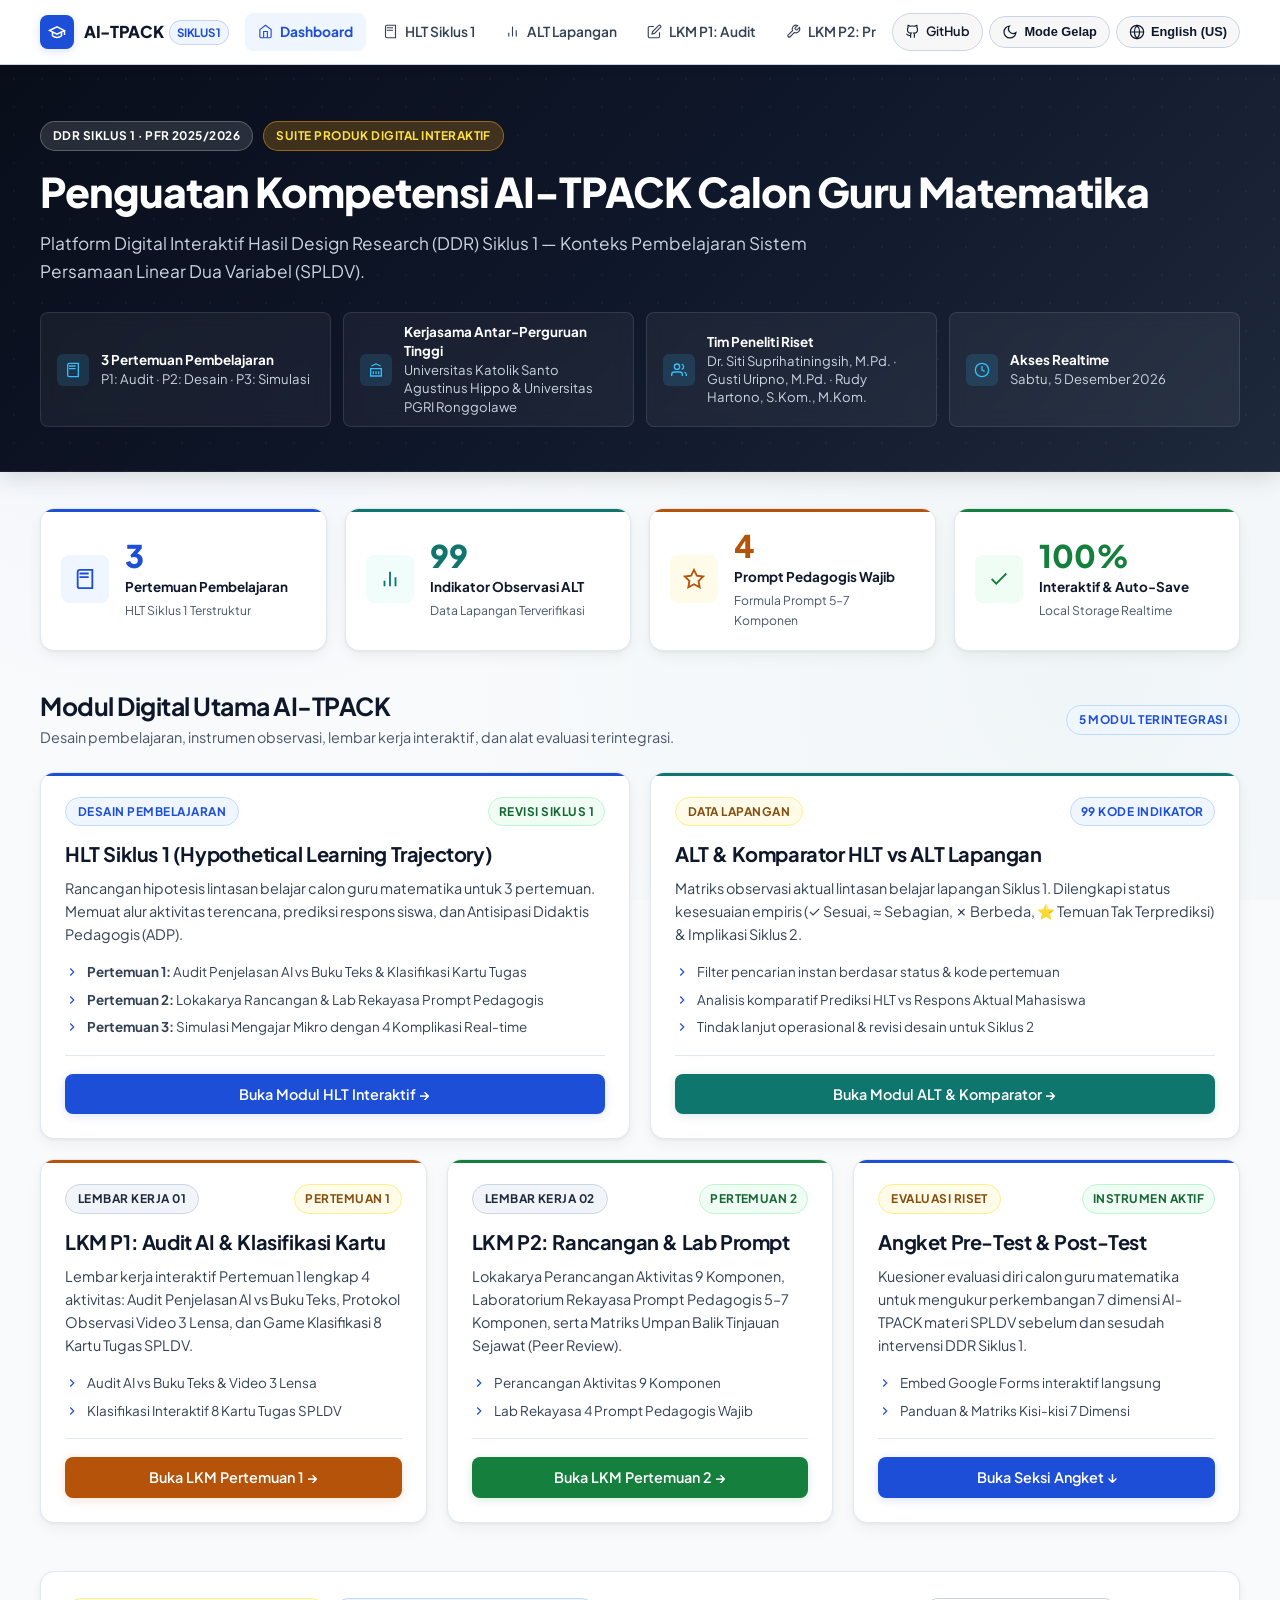
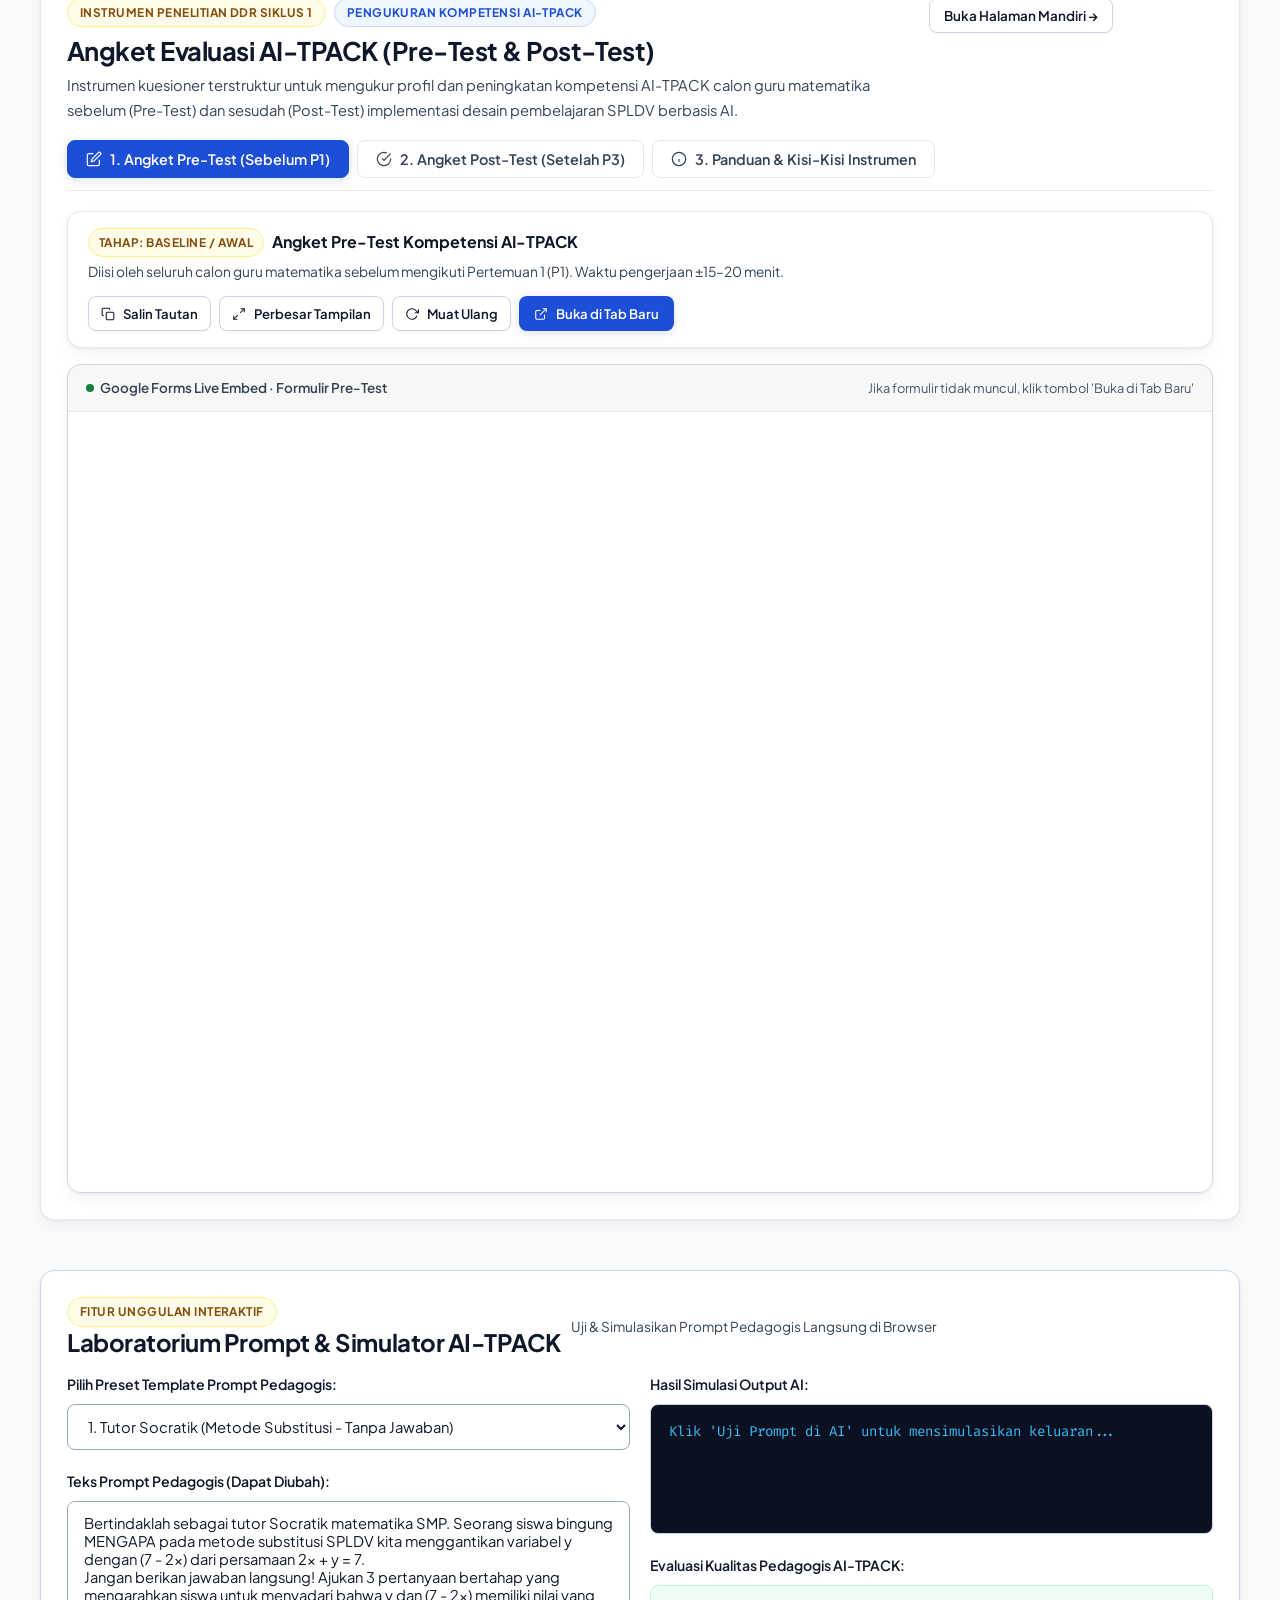
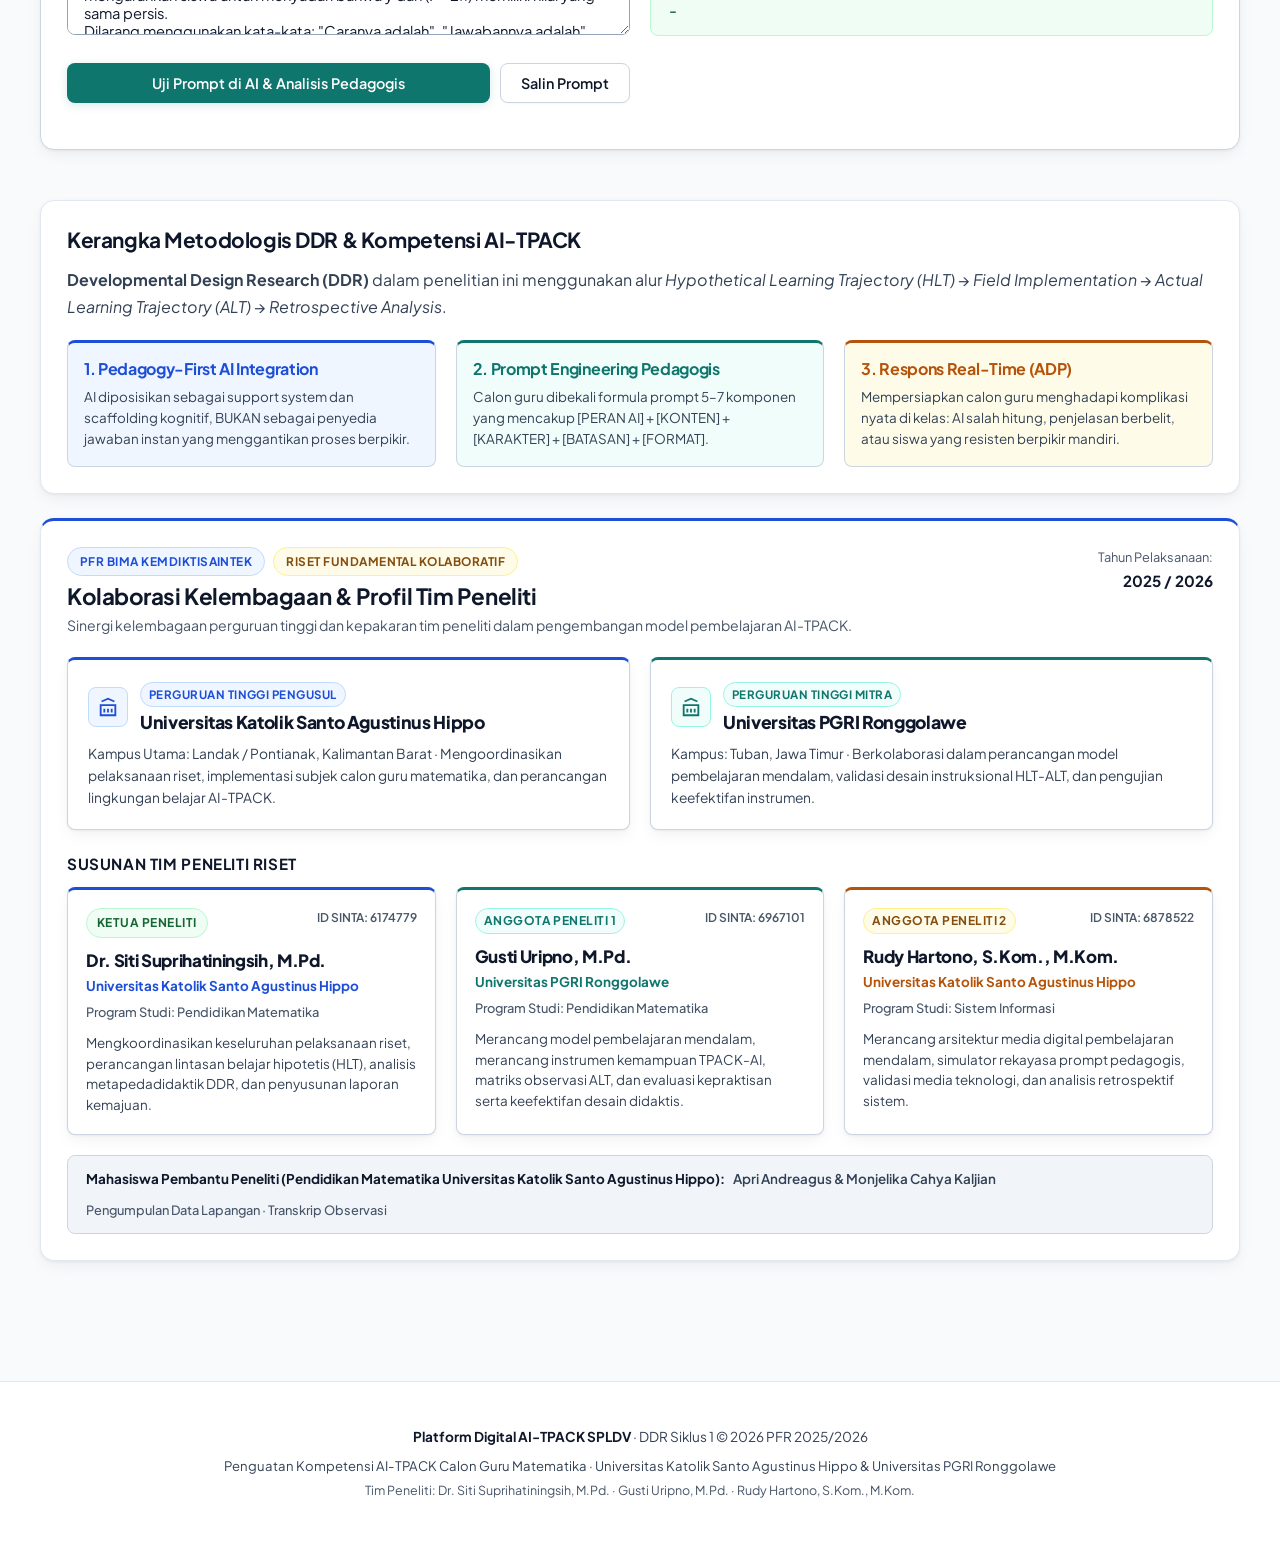
<file: index.html>
<!DOCTYPE html>
<html lang="id">
<head>
  <meta charset="UTF-8">
  <meta name="viewport" content="width=device-width, initial-scale=1.0">
  <title data-id="Suite Digital AI-TPACK — Portal Pembelajaran Interaktif SPLDV" data-en="AI-TPACK Digital Suite — Interactive SPLDV Learning Portal">Suite Digital AI-TPACK — Portal Pembelajaran Interaktif SPLDV</title>
  <meta name="description" content="Platform Digital Interaktif Penguatan Kompetensi AI-TPACK Calon Guru Matematika dalam Konteks SPLDV. HLT, ALT, dan LKM Interaktif.">
  <link rel="preconnect" href="https://fonts.googleapis.com">
  <link rel="preconnect" href="https://fonts.gstatic.com" crossorigin>
  <link href="https://fonts.googleapis.com/css2?family=Plus+Jakarta+Sans:wght@400;500;600;700;800&family=Inter:wght@400;500;600;700&family=Fira+Code:wght@400;600&display=swap" rel="stylesheet">
  <link rel="stylesheet" href="styles.css">
</head>
<body>

  <!-- UNIFIED STICKY SITE NAVBAR (ANTI-AI-SLOP: EMBEDDED UTILITIES, ZERO OVERLAYS) -->
  <header class="site-header">
    <div class="site-nav-container">
      <a href="index.html" class="nav-brand">
        <div class="brand-icon">
          <svg width="18" height="18" viewBox="0 0 24 24" fill="none" stroke="currentColor" stroke-width="2"><path d="M22 10v6M2 10l10-5 10 5-10 5z"/><path d="M6 12v5c3 3 9 3 12 0v-5"/></svg>
        </div>
        <div class="brand-text">
          <span>AI-TPACK</span>
          <span class="brand-tag">Siklus 1</span>
        </div>
      </a>

      <nav class="nav-menu" aria-label="Suite Navigation">
        <a href="index.html" class="nav-link active">
          <svg width="15" height="15" viewBox="0 0 24 24" fill="none" stroke="currentColor" stroke-width="1.8"><path d="m3 9 9-7 9 7v11a2 2 0 0 1-2 2H5a2 2 0 0 1-2-2z"/><polyline points="9 22 9 12 15 12 15 22"/></svg>
          <span data-id="Dashboard" data-en="Dashboard">Dashboard</span>
        </a>
        <a href="HLT_Siklus1_Interactive.html" class="nav-link">
          <svg width="15" height="15" viewBox="0 0 24 24" fill="none" stroke="currentColor" stroke-width="1.8"><path d="M4 19.5v-15A2.5 2.5 0 0 1 6.5 2H20v20H6.5a2.5 2.5 0 0 1-2.5-2.5Z"/><path d="M6 6h10M6 10h10"/></svg>
          <span data-id="HLT Siklus 1" data-en="HLT Cycle 1">HLT Siklus 1</span>
        </a>
        <a href="ALT_Siklus1_Interactive.html" class="nav-link">
          <svg width="15" height="15" viewBox="0 0 24 24" fill="none" stroke="currentColor" stroke-width="1.8"><line x1="18" y1="20" x2="18" y2="10"/><line x1="12" y1="20" x2="12" y2="4"/><line x1="6" y1="20" x2="6" y2="14"/></svg>
          <span data-id="ALT Lapangan" data-en="Field ALT">ALT Lapangan</span>
        </a>
        <a href="LKM_P1_Interactive.html" class="nav-link">
          <svg width="15" height="15" viewBox="0 0 24 24" fill="none" stroke="currentColor" stroke-width="1.8"><path d="M11 4H4a2 2 0 0 0-2 2v14a2 2 0 0 0 2 2h14a2 2 0 0 0 2-2v-7"/><path d="M18.5 2.5a2.121 2.121 0 0 1 3 3L12 15l-4 1 1-4 9.5-9.5z"/></svg>
          <span data-id="LKM P1: Audit" data-en="LKM P1: Audit">LKM P1: Audit</span>
        </a>
        <a href="LKM_P2_Interactive.html" class="nav-link">
          <svg width="15" height="15" viewBox="0 0 24 24" fill="none" stroke="currentColor" stroke-width="1.8"><path d="M14.7 6.3a1 1 0 0 0 0 1.4l1.6 1.6a1 1 0 0 0 1.4 0l3.77-3.77a6 6 0 0 1-7.94 7.94l-6.91 6.91a2.12 2.12 0 0 1-3-3l6.91-6.91a6 6 0 0 1 7.94-7.94l-3.76 3.76z"/></svg>
          <span data-id="LKM P2: Prompt" data-en="LKM P2: Prompt">LKM P2: Prompt</span>
        </a>
        <a href="#angket-evaluasi" class="nav-link">
          <svg width="15" height="15" viewBox="0 0 24 24" fill="none" stroke="currentColor" stroke-width="1.8"><path d="M9 11l3 3L22 4"/><path d="M21 12v7a2 2 0 0 1-2 2H5a2 2 0 0 1-2-2V5a2 2 0 0 1 2-2h11"/></svg>
          <span data-id="Angket Evaluasi" data-en="Evaluation Survey">Angket Evaluasi</span>
        </a>
        <a href="#tim-peneliti" class="nav-link">
          <svg width="15" height="15" viewBox="0 0 24 24" fill="none" stroke="currentColor" stroke-width="1.8"><path d="M17 21v-2a4 4 0 0 0-4-4H5a4 4 0 0 0-4 4v2"/><circle cx="9" cy="7" r="4"/><path d="M23 21v-2a4 4 0 0 0-3-3.87"/><path d="M16 3.13a4 4 0 0 1 0 7.75"/></svg>
          <span data-id="Tim Peneliti" data-en="Research Team">Tim Peneliti</span>
        </a>
      </nav>

      <div class="nav-actions">
        <a href="https://github.com/gustidash-cell/Deep-AI-TPACK" target="_blank" rel="noopener noreferrer" class="nav-action-btn" aria-label="GitHub Repository" title="GitHub Repository">
          <svg width="15" height="15" viewBox="0 0 24 24" fill="none" stroke="currentColor" stroke-width="1.8"><path d="M15 22v-4a4.8 4.8 0 0 0-1-3.5c3 0 6-2 6-5.5.08-1.25-.27-2.48-1-3.5.28-1.15.28-2.35 0-3.5 0 0-1 0-3 1.5-2.64-.5-5.36-.5-8 0C6 2 5 2 5 2c-.3 1.15-.3 2.35 0 3.5A5.403 5.403 0 0 0 4 9c0 3.5 3 5.5 6 5.5-.39.49-.68 1.05-.85 1.65-.17.6-.22 1.23-.15 1.85v4"/><path d="M9 18c-4.51 2-5-2-7-2"/></svg>
          <span>GitHub</span>
        </a>
        <button type="button" class="btn-toggle-theme nav-action-btn" onclick="toggleTheme()" aria-label="Toggle Theme">
          <svg class="sun-icon" width="15" height="15" viewBox="0 0 24 24" fill="none" stroke="currentColor" stroke-width="1.8"><circle cx="12" cy="12" r="5"/><path d="M12 1v2M12 21v2M4.22 4.22l1.42 1.42M18.36 18.36l1.42 1.42M1 12h2M21 12h2M4.22 19.78l1.42-1.42M18.36 5.64l1.42-1.42"/></svg>
          <span>Mode Terang</span>
        </button>
        <button type="button" class="btn-toggle-lang nav-action-btn" onclick="toggleLanguage()" aria-label="Toggle Language">
          <svg width="15" height="15" viewBox="0 0 24 24" fill="none" stroke="currentColor" stroke-width="1.8"><circle cx="12" cy="12" r="10"/><path d="M2 12h20M12 2a15.3 15.3 0 0 1 4 10 15.3 15.3 0 0 1-4 10 15.3 15.3 0 0 1-4-10 15.3 15.3 0 0 1 4-10z"/></svg>
          <span>English</span>
        </button>
      </div>
    </div>
  </header>

  <!-- HERO EXECUTIVE HEADER -->
  <header class="hero-header">
    <div class="hero-content">
      <div class="hero-tagline-row">
        <span class="badge-tag" data-id="DDR Siklus 1 &middot; PFR 2025/2026" data-en="DDR Cycle 1 &middot; PFR 2025/2026">DDR Siklus 1 &middot; PFR 2025/2026</span>
        <span class="badge-tag gold" data-id="Suite Produk Digital Interaktif" data-en="Interactive Digital Product Suite">Suite Produk Digital Interaktif</span>
      </div>
      <h1 data-id="Penguatan Kompetensi AI-TPACK Calon Guru Matematika" data-en="Strengthening AI-TPACK Competence of Pre-Service Mathematics Teachers">Penguatan Kompetensi AI-TPACK Calon Guru Matematika</h1>
      <p class="hero-sub" data-id="Platform Digital Interaktif Hasil Design Research (DDR) Siklus 1 — Konteks Pembelajaran Sistem Persamaan Linear Dua Variabel (SPLDV)." data-en="Interactive Digital Platform for Developmental Design Research (DDR) Cycle 1 — System of Linear Equations Context.">
        Platform Digital Interaktif Hasil Design Research (DDR) Siklus 1 — Konteks Pembelajaran Sistem Persamaan Linear Dua Variabel (SPLDV).
      </p>

      <!-- REFINED HERO METADATA GRID -->
      <div class="hero-meta-grid">
        <div class="hero-meta-card">
          <div class="hero-meta-icon">
            <svg width="16" height="16" viewBox="0 0 24 24" fill="none" stroke="currentColor" stroke-width="2"><path d="M4 19.5v-15A2.5 2.5 0 0 1 6.5 2H20v20H6.5a2.5 2.5 0 0 1-2.5-2.5Z"/><path d="M6 6h10M6 10h10"/></svg>
          </div>
          <div class="hero-meta-text">
            <strong data-id="3 Pertemuan Pembelajaran" data-en="3 Learning Sessions">3 Pertemuan Pembelajaran</strong>
            <span data-id="P1: Audit &middot; P2: Desain &middot; P3: Simulasi" data-en="S1: Audit &middot; S2: Design &middot; S3: Simulation">P1: Audit &middot; P2: Desain &middot; P3: Simulasi</span>
          </div>
        </div>

        <div class="hero-meta-card">
          <div class="hero-meta-icon">
            <svg width="16" height="16" viewBox="0 0 24 24" fill="none" stroke="currentColor" stroke-width="2"><path d="M3 21h18M3 10h18M5 6l7-3 7 3M4 10v11M20 10v11M8 14v4M12 14v4M16 14v4"/></svg>
          </div>
          <div class="hero-meta-text">
            <strong data-id="Kerjasama Antar-Perguruan Tinggi" data-en="Inter-University Collaboration">Kerjasama Antar-Perguruan Tinggi</strong>
            <span data-id="Universitas Katolik Santo Agustinus Hippo &amp; Universitas PGRI Ronggolawe" data-en="Universitas Katolik Santo Agustinus Hippo &amp; Universitas PGRI Ronggolawe">Universitas Katolik Santo Agustinus Hippo &amp; Universitas PGRI Ronggolawe</span>
          </div>
        </div>

        <div class="hero-meta-card">
          <div class="hero-meta-icon">
            <svg width="16" height="16" viewBox="0 0 24 24" fill="none" stroke="currentColor" stroke-width="2"><path d="M17 21v-2a4 4 0 0 0-4-4H5a4 4 0 0 0-4 4v2"/><circle cx="9" cy="7" r="4"/><path d="M23 21v-2a4 4 0 0 0-3-3.87"/><path d="M16 3.13a4 4 0 0 1 0 7.75"/></svg>
          </div>
          <div class="hero-meta-text">
            <strong data-id="Tim Peneliti Riset" data-en="Research Team">Tim Peneliti Riset</strong>
            <span data-id="Dr. Siti Suprihatiningsih, M.Pd. &middot; Gusti Uripno, M.Pd. &middot; Rudy Hartono, S.Kom., M.Kom." data-en="Dr. Siti Suprihatiningsih, M.Pd. &middot; Gusti Uripno, M.Pd. &middot; Rudy Hartono, S.Kom., M.Kom.">Dr. Siti Suprihatiningsih, M.Pd. &middot; Gusti Uripno, M.Pd. &middot; Rudy Hartono, S.Kom., M.Kom.</span>
          </div>
        </div>

        <div class="hero-meta-card">
          <div class="hero-meta-icon">
            <svg width="16" height="16" viewBox="0 0 24 24" fill="none" stroke="currentColor" stroke-width="2"><circle cx="12" cy="12" r="10"/><polyline points="12 6 12 12 16 14"/></svg>
          </div>
          <div class="hero-meta-text">
            <strong data-id="Akses Realtime" data-en="Realtime Access">Akses Realtime</strong>
            <span class="realtime-date-text"></span>
          </div>
        </div>
      </div>
    </div>
  </header>

  <!-- MAIN CONTAINER -->
  <main class="container">

    <!-- METRICS & KEY HIGHLIGHTS -->
    <section>
      <div class="metrics-row">
        <div class="metric-card m-blue">
          <div class="metric-icon-wrap">
            <svg width="22" height="22" viewBox="0 0 24 24" fill="none" stroke="currentColor" stroke-width="2"><path d="M4 19.5v-15A2.5 2.5 0 0 1 6.5 2H20v20H6.5a2.5 2.5 0 0 1-2.5-2.5Z"/><path d="M6 6h10M6 10h10"/></svg>
          </div>
          <div class="metric-info">
            <div class="metric-val">3</div>
            <div class="metric-title" data-id="Pertemuan Pembelajaran" data-en="Learning Sessions">Pertemuan Pembelajaran</div>
            <div class="metric-desc" data-id="HLT Siklus 1 Terstruktur" data-en="Structured Cycle 1 HLT">HLT Siklus 1 Terstruktur</div>
          </div>
        </div>

        <div class="metric-card m-teal">
          <div class="metric-icon-wrap">
            <svg width="22" height="22" viewBox="0 0 24 24" fill="none" stroke="currentColor" stroke-width="2"><line x1="18" y1="20" x2="18" y2="10"/><line x1="12" y1="20" x2="12" y2="4"/><line x1="6" y1="20" x2="6" y2="14"/></svg>
          </div>
          <div class="metric-info">
            <div class="metric-val">99</div>
            <div class="metric-title" data-id="Indikator Observasi ALT" data-en="ALT Observation Indicators">Indikator Observasi ALT</div>
            <div class="metric-desc" data-id="Data Lapangan Terverifikasi" data-en="Verified Field Observations">Data Lapangan Terverifikasi</div>
          </div>
        </div>

        <div class="metric-card m-amber">
          <div class="metric-icon-wrap">
            <svg width="22" height="22" viewBox="0 0 24 24" fill="none" stroke="currentColor" stroke-width="2"><polygon points="12 2 15.09 8.26 22 9.27 17 14.14 18.18 21.02 12 17.77 5.82 21.02 7 14.14 2 9.27 8.91 8.26 12 2"/></svg>
          </div>
          <div class="metric-info">
            <div class="metric-val">4</div>
            <div class="metric-title" data-id="Prompt Pedagogis Wajib" data-en="Mandatory Pedagogical Prompts">Prompt Pedagogis Wajib</div>
            <div class="metric-desc" data-id="Formula Prompt 5–7 Komponen" data-en="5–7 Component Prompt Formula">Formula Prompt 5–7 Komponen</div>
          </div>
        </div>

        <div class="metric-card m-green">
          <div class="metric-icon-wrap">
            <svg width="22" height="22" viewBox="0 0 24 24" fill="none" stroke="currentColor" stroke-width="2"><polyline points="20 6 9 17 4 12"/></svg>
          </div>
          <div class="metric-info">
            <div class="metric-val">100%</div>
            <div class="metric-title" data-id="Interaktif &amp; Auto-Save" data-en="Interactive &amp; Auto-Save">Interaktif &amp; Auto-Save</div>
            <div class="metric-desc" data-id="Local Storage Realtime" data-en="Realtime Local Storage">Local Storage Realtime</div>
          </div>
        </div>
      </div>
    </section>

    <!-- BENTO GRID SUITE: 2 TOP FOUNDATIONS + 3 BOTTOM IMPLEMENTATION TOOLS -->
    <section>
      <div class="bento-section-title">
        <div>
          <h2 data-id="Modul Digital Utama AI-TPACK" data-en="Core AI-TPACK Digital Modules">Modul Digital Utama AI-TPACK</h2>
          <p style="font-size:0.9rem; color:var(--text-dim); margin-top:4px;" data-id="Desain pembelajaran, instrumen observasi, lembar kerja interaktif, dan alat evaluasi terintegrasi." data-en="Integrated learning designs, observation matrices, interactive worksheets, and evaluation tools.">
            Desain pembelajaran, instrumen observasi, lembar kerja interaktif, dan alat evaluasi terintegrasi.
          </p>
        </div>
        <span class="badge-tag primary" data-id="5 Modul Terintegrasi" data-en="5 Integrated Modules">5 Modul Terintegrasi</span>
      </div>

      <div class="bento-grid-suite">
        
        <!-- ROW 1, ITEM 1: HLT SIKLUS 1 (50% WIDTH) -->
        <div class="bento-item-half">
          <article class="bento-card theme-primary">
            <div class="bento-card-header">
              <span class="badge-tag primary" data-id="Desain Pembelajaran" data-en="Learning Design">Desain Pembelajaran</span>
              <span class="status-badge status-sesuai" data-id="Revisi Siklus 1" data-en="Cycle 1 Revision">Revisi Siklus 1</span>
            </div>
            <div class="bento-card-body">
              <h3 data-id="HLT Siklus 1 (Hypothetical Learning Trajectory)" data-en="HLT Cycle 1 (Hypothetical Learning Trajectory)">HLT Siklus 1 (Hypothetical Learning Trajectory)</h3>
              <p data-id="Rancangan hipotesis lintasan belajar calon guru matematika untuk 3 pertemuan. Memuat alur aktivitas terencana, prediksi respons siswa, dan Antisipasi Didaktis Pedagogis (ADP)." data-en="Hypothetical learning trajectory design for pre-service math teachers across 3 sessions, featuring planned activity flows, predicted student responses, and pedagogical anticipation (ADP).">
                Rancangan hipotesis lintasan belajar calon guru matematika untuk 3 pertemuan. Memuat alur aktivitas terencana, prediksi respons siswa, dan Antisipasi Didaktis Pedagogis (ADP).
              </p>
              <ul class="bento-card-list">
                <li>
                  <svg width="14" height="14" viewBox="0 0 24 24" fill="none" stroke="currentColor" stroke-width="2"><polyline points="9 18 15 12 9 6"/></svg>
                  <span data-id="<strong>Pertemuan 1:</strong> Audit Penjelasan AI vs Buku Teks &amp; Klasifikasi Kartu Tugas" data-en="<strong>Session 1:</strong> AI vs Textbook Audit &amp; Task Card Classification"><strong>Pertemuan 1:</strong> Audit Penjelasan AI vs Buku Teks &amp; Klasifikasi Kartu Tugas</span>
                </li>
                <li>
                  <svg width="14" height="14" viewBox="0 0 24 24" fill="none" stroke="currentColor" stroke-width="2"><polyline points="9 18 15 12 9 6"/></svg>
                  <span data-id="<strong>Pertemuan 2:</strong> Lokakarya Rancangan &amp; Lab Rekayasa Prompt Pedagogis" data-en="<strong>Session 2:</strong> Design Workshop &amp; Pedagogical Prompt Lab"><strong>Pertemuan 2:</strong> Lokakarya Rancangan &amp; Lab Rekayasa Prompt Pedagogis</span>
                </li>
                <li>
                  <svg width="14" height="14" viewBox="0 0 24 24" fill="none" stroke="currentColor" stroke-width="2"><polyline points="9 18 15 12 9 6"/></svg>
                  <span data-id="<strong>Pertemuan 3:</strong> Simulasi Mengajar Mikro dengan 4 Komplikasi Real-time" data-en="<strong>Session 3:</strong> Microteaching Simulation with 4 Real-time Complications"><strong>Pertemuan 3:</strong> Simulasi Mengajar Mikro dengan 4 Komplikasi Real-time</span>
                </li>
              </ul>
            </div>
            <div class="bento-card-footer">
              <a href="HLT_Siklus1_Interactive.html" class="btn btn-primary" style="width:100%;" data-id="Buka Modul HLT Interaktif &rarr;" data-en="Open Interactive HLT Module &rarr;">
                <span data-id="Buka Modul HLT Interaktif &rarr;" data-en="Open Interactive HLT Module &rarr;">Buka Modul HLT Interaktif &rarr;</span>
              </a>
            </div>
          </article>
        </div>

        <!-- ROW 1, ITEM 2: ALT SIKLUS 1 (50% WIDTH) -->
        <div class="bento-item-half">
          <article class="bento-card theme-secondary">
            <div class="bento-card-header">
              <span class="badge-tag gold" data-id="Data Lapangan" data-en="Field Observation">Data Lapangan</span>
              <span class="status-badge status-unexpected" data-id="99 Kode Indikator" data-en="99 Indicator Codes">99 Kode Indikator</span>
            </div>
            <div class="bento-card-body">
              <h3 data-id="ALT &amp; Komparator HLT vs ALT Lapangan" data-en="ALT &amp; Field HLT vs ALT Comparator">ALT &amp; Komparator HLT vs ALT Lapangan</h3>
              <p data-id="Matriks observasi aktual lintasan belajar lapangan Siklus 1. Dilengkapi status kesesuaian empiris (✓ Sesuai, ≈ Sebagian, ✗ Berbeda, ⭐ Temuan Tak Terprediksi) &amp; Implikasi Siklus 2." data-en="Actual learning trajectory field observation matrix for Cycle 1, featuring empirical conformity badges (✓ Conforming, ≈ Partial, ✗ Deviating, ⭐ Unexpected Finding) &amp; Cycle 2 implications.">
                Matriks observasi aktual lintasan belajar lapangan Siklus 1. Dilengkapi status kesesuaian empiris (✓ Sesuai, ≈ Sebagian, ✗ Berbeda, ⭐ Temuan Tak Terprediksi) &amp; Implikasi Siklus 2.
              </p>
              <ul class="bento-card-list">
                <li>
                  <svg width="14" height="14" viewBox="0 0 24 24" fill="none" stroke="currentColor" stroke-width="2"><polyline points="9 18 15 12 9 6"/></svg>
                  <span data-id="Filter pencarian instan berdasar status &amp; kode pertemuan" data-en="Instant search filter by status &amp; session code">Filter pencarian instan berdasar status &amp; kode pertemuan</span>
                </li>
                <li>
                  <svg width="14" height="14" viewBox="0 0 24 24" fill="none" stroke="currentColor" stroke-width="2"><polyline points="9 18 15 12 9 6"/></svg>
                  <span data-id="Analisis komparatif Prediksi HLT vs Respons Aktual Mahasiswa" data-en="Comparative analysis: HLT Prediction vs Actual Student Response">Analisis komparatif Prediksi HLT vs Respons Aktual Mahasiswa</span>
                </li>
                <li>
                  <svg width="14" height="14" viewBox="0 0 24 24" fill="none" stroke="currentColor" stroke-width="2"><polyline points="9 18 15 12 9 6"/></svg>
                  <span data-id="Tindak lanjut operasional &amp; revisi desain untuk Siklus 2" data-en="Operational follow-up &amp; design revisions for Cycle 2">Tindak lanjut operasional &amp; revisi desain untuk Siklus 2</span>
                </li>
              </ul>
            </div>
            <div class="bento-card-footer">
              <a href="ALT_Siklus1_Interactive.html" class="btn btn-secondary" style="width:100%;" data-id="Buka Modul ALT &amp; Komparator &rarr;" data-en="Open ALT &amp; Comparator Module &rarr;">
                <span data-id="Buka Modul ALT &amp; Komparator &rarr;" data-en="Open ALT &amp; Comparator Module &rarr;">Buka Modul ALT &amp; Komparator &rarr;</span>
              </a>
            </div>
          </article>
        </div>

        <!-- ROW 2, ITEM 1: LKM PERTEMUAN 1 (33.3% WIDTH) -->
        <div class="bento-item-third">
          <article class="bento-card theme-amber">
            <div class="bento-card-header">
              <span class="badge-tag" data-id="Lembar Kerja 01" data-en="Worksheet 01">Lembar Kerja 01</span>
              <span class="status-badge status-sebagian" data-id="Pertemuan 1" data-en="Session 1">Pertemuan 1</span>
            </div>
            <div class="bento-card-body">
              <h3 data-id="LKM P1: Audit AI &amp; Klasifikasi Kartu" data-en="LKM P1: AI Audit &amp; Task Cards">LKM P1: Audit AI &amp; Klasifikasi Kartu</h3>
              <p data-id="Lembar kerja interaktif Pertemuan 1 lengkap 4 aktivitas: Audit Penjelasan AI vs Buku Teks, Protokol Observasi Video 3 Lensa, dan Game Klasifikasi 8 Kartu Tugas SPLDV." data-en="Interactive Session 1 worksheet with 4 activities: AI vs Textbook Audit, 3-Lens Video Protocol, and 8 Task Card Classification Game.">
                Lembar kerja interaktif Pertemuan 1 lengkap 4 aktivitas: Audit Penjelasan AI vs Buku Teks, Protokol Observasi Video 3 Lensa, dan Game Klasifikasi 8 Kartu Tugas SPLDV.
              </p>
              <ul class="bento-card-list">
                <li>
                  <svg width="14" height="14" viewBox="0 0 24 24" fill="none" stroke="currentColor" stroke-width="2"><polyline points="9 18 15 12 9 6"/></svg>
                  <span data-id="Audit AI vs Buku Teks &amp; Video 3 Lensa" data-en="AI vs Textbook Audit &amp; 3-Lens Video">Audit AI vs Buku Teks &amp; Video 3 Lensa</span>
                </li>
                <li>
                  <svg width="14" height="14" viewBox="0 0 24 24" fill="none" stroke="currentColor" stroke-width="2"><polyline points="9 18 15 12 9 6"/></svg>
                  <span data-id="Klasifikasi Interaktif 8 Kartu Tugas SPLDV" data-en="Interactive 8 Task Card Classification">Klasifikasi Interaktif 8 Kartu Tugas SPLDV</span>
                </li>
              </ul>
            </div>
            <div class="bento-card-footer">
              <a href="LKM_P1_Interactive.html" class="btn btn-amber" style="width:100%;" data-id="Buka LKM Pertemuan 1 &rarr;" data-en="Open Worksheet 1 &rarr;">
                <span data-id="Buka LKM Pertemuan 1 &rarr;" data-en="Open Worksheet 1 &rarr;">Buka LKM Pertemuan 1 &rarr;</span>
              </a>
            </div>
          </article>
        </div>

        <!-- ROW 2, ITEM 2: LKM PERTEMUAN 2 (33.3% WIDTH) -->
        <div class="bento-item-third">
          <article class="bento-card theme-green">
            <div class="bento-card-header">
              <span class="badge-tag" data-id="Lembar Kerja 02" data-en="Worksheet 02">Lembar Kerja 02</span>
              <span class="status-badge status-sesuai" data-id="Pertemuan 2" data-en="Session 2">Pertemuan 2</span>
            </div>
            <div class="bento-card-body">
              <h3 data-id="LKM P2: Rancangan &amp; Lab Prompt" data-en="LKM P2: Design &amp; Prompt Lab">LKM P2: Rancangan &amp; Lab Prompt</h3>
              <p data-id="Lokakarya Perancangan Aktivitas 9 Komponen, Laboratorium Rekayasa Prompt Pedagogis 5–7 Komponen, serta Matriks Umpan Balik Tinjauan Sejawat (Peer Review)." data-en="9-Component Activity Design Workshop, Pedagogical Prompt Engineering Laboratory, and Peer Review feedback matrix.">
                Lokakarya Perancangan Aktivitas 9 Komponen, Laboratorium Rekayasa Prompt Pedagogis 5–7 Komponen, serta Matriks Umpan Balik Tinjauan Sejawat (Peer Review).
              </p>
              <ul class="bento-card-list">
                <li>
                  <svg width="14" height="14" viewBox="0 0 24 24" fill="none" stroke="currentColor" stroke-width="2"><polyline points="9 18 15 12 9 6"/></svg>
                  <span data-id="Perancangan Aktivitas 9 Komponen" data-en="9-Component Activity Design Template">Perancangan Aktivitas 9 Komponen</span>
                </li>
                <li>
                  <svg width="14" height="14" viewBox="0 0 24 24" fill="none" stroke="currentColor" stroke-width="2"><polyline points="9 18 15 12 9 6"/></svg>
                  <span data-id="Lab Rekayasa 4 Prompt Pedagogis Wajib" data-en="Mandatory 4 Pedagogical Prompts Lab">Lab Rekayasa 4 Prompt Pedagogis Wajib</span>
                </li>
              </ul>
            </div>
            <div class="bento-card-footer">
              <a href="LKM_P2_Interactive.html" class="btn btn-green" style="width:100%;" data-id="Buka LKM Pertemuan 2 &rarr;" data-en="Open Worksheet 2 &rarr;">
                <span data-id="Buka LKM Pertemuan 2 &rarr;" data-en="Open Worksheet 2 &rarr;">Buka LKM Pertemuan 2 &rarr;</span>
              </a>
            </div>
          </article>
        </div>

        <!-- ROW 2, ITEM 3: ANGKET PRE & POST-TEST (33.3% WIDTH) -->
        <div class="bento-item-third">
          <article class="bento-card theme-primary">
            <div class="bento-card-header">
              <span class="badge-tag gold" data-id="Evaluasi Riset" data-en="Research Eval">Evaluasi Riset</span>
              <span class="status-badge status-sesuai" data-id="Instrumen Aktif" data-en="Active Instrument">Instrumen Aktif</span>
            </div>
            <div class="bento-card-body">
              <h3 data-id="Angket Pre-Test &amp; Post-Test" data-en="Pre-Test &amp; Post-Test Survey">Angket Pre-Test &amp; Post-Test</h3>
              <p data-id="Kuesioner evaluasi diri calon guru matematika untuk mengukur perkembangan 7 dimensi AI-TPACK materi SPLDV sebelum dan sesudah intervensi DDR Siklus 1." data-en="Pre-service teacher self-assessment questionnaires measuring 7 AI-TPACK dimensions in SPLDV before and after Cycle 1 DDR intervention.">
                Kuesioner evaluasi diri calon guru matematika untuk mengukur perkembangan 7 dimensi AI-TPACK materi SPLDV sebelum dan sesudah intervensi DDR Siklus 1.
              </p>
              <ul class="bento-card-list">
                <li>
                  <svg width="14" height="14" viewBox="0 0 24 24" fill="none" stroke="currentColor" stroke-width="2"><polyline points="9 18 15 12 9 6"/></svg>
                  <span data-id="Embed Google Forms interaktif langsung" data-en="Direct interactive Google Forms embed">Embed Google Forms interaktif langsung</span>
                </li>
                <li>
                  <svg width="14" height="14" viewBox="0 0 24 24" fill="none" stroke="currentColor" stroke-width="2"><polyline points="9 18 15 12 9 6"/></svg>
                  <span data-id="Panduan &amp; Matriks Kisi-kisi 7 Dimensi" data-en="7-Dimension Grid Matrix &amp; Guide">Panduan &amp; Matriks Kisi-kisi 7 Dimensi</span>
                </li>
              </ul>
            </div>
            <div class="bento-card-footer">
              <a href="#angket-evaluasi" class="btn btn-primary" style="width:100%;" data-id="Buka Seksi Angket &darr;" data-en="Open Survey Section &darr;">
                <span data-id="Buka Seksi Angket &darr;" data-en="Open Survey Section &darr;">Buka Seksi Angket &darr;</span>
              </a>
            </div>
          </article>
        </div>

      </div>
    </section>

    <!-- INSTRUMEN EVALUASI: ANGKET PRE-TEST & POST-TEST AI-TPACK -->
    <section id="angket-evaluasi" style="margin-bottom: 50px;">
      <div class="card card-primary">
        
        <div style="display:flex; justify-space-between; align-items:flex-start; margin-bottom:18px; flex-wrap:wrap; gap:12px;">
          <div>
            <div style="display:flex; gap:8px; flex-wrap:wrap; margin-bottom:8px;">
              <span class="badge-tag gold" data-id="Instrumen Penelitian DDR Siklus 1" data-en="DDR Cycle 1 Research Instrument">Instrumen Penelitian DDR Siklus 1</span>
              <span class="badge-tag primary" data-id="Pengukuran Kompetensi AI-TPACK" data-en="AI-TPACK Competency Measurement">Pengukuran Kompetensi AI-TPACK</span>
            </div>
            <h2 style="font-size:1.6rem;" data-id="Angket Evaluasi AI-TPACK (Pre-Test &amp; Post-Test)" data-en="AI-TPACK Evaluation Questionnaires (Pre-Test &amp; Post-Test)">Angket Evaluasi AI-TPACK (Pre-Test &amp; Post-Test)</h2>
            <p style="color:var(--text-muted); font-size:0.92rem; max-width:850px; margin-top:6px;" data-id="Instrumen kuesioner terstruktur untuk mengukur profil dan peningkatan kompetensi AI-TPACK calon guru matematika sebelum (Pre-Test) dan sesudah (Post-Test) implementasi desain pembelajaran SPLDV berbasis AI." data-en="Structured questionnaire instrument to measure the profile and enhancement of AI-TPACK competencies among pre-service mathematics teachers before (Pre-Test) and after (Post-Test) the AI-integrated SPLDV learning implementation.">
              Instrumen kuesioner terstruktur untuk mengukur profil dan peningkatan kompetensi AI-TPACK calon guru matematika sebelum (Pre-Test) dan sesudah (Post-Test) implementasi desain pembelajaran SPLDV berbasis AI.
            </p>
          </div>
          <div style="display:flex; gap:8px; flex-wrap:wrap;">
            <a href="Angket_Pre_Post_Test.html" class="btn btn-outline" style="font-size:0.84rem; padding:8px 14px;" data-id="Buka Halaman Mandiri &rarr;" data-en="Open Standalone Page &rarr;">
              <svg width="15" height="15" viewBox="0 0 24 24" fill="none" stroke="currentColor" stroke-width="1.8"><path d="M18 13v6a2 2 0 0 1-2 2H5a2 2 0 0 1-2-2V8a2 2 0 0 1 2-2h6"/><polyline points="15 3 21 3 21 9"/><line x1="10" y1="14" x2="21" y2="3"/></svg>
              <span data-id="Halaman Mandiri" data-en="Standalone Page">Halaman Mandiri</span>
            </a>
          </div>
        </div>

        <!-- TABS CONTROLLER -->
        <div class="eval-tabs">
          <button type="button" class="eval-tab-btn active" data-tab="tab-pretest">
            <svg width="16" height="16" viewBox="0 0 24 24" fill="none" stroke="currentColor" stroke-width="1.8"><path d="M11 4H4a2 2 0 0 0-2 2v14a2 2 0 0 0 2 2h14a2 2 0 0 0 2-2v-7"/><path d="M18.5 2.5a2.121 2.121 0 0 1 3 3L12 15l-4 1 1-4 9.5-9.5z"/></svg>
            <span data-id="1. Angket Pre-Test (Sebelum P1)" data-en="1. Pre-Test Survey (Before S1)">1. Angket Pre-Test (Sebelum P1)</span>
          </button>
          <button type="button" class="eval-tab-btn" data-tab="tab-posttest">
            <svg width="16" height="16" viewBox="0 0 24 24" fill="none" stroke="currentColor" stroke-width="1.8"><path d="M22 11.08V12a10 10 0 1 1-5.93-9.14"/><polyline points="22 4 12 14.01 9 11.01"/></svg>
            <span data-id="2. Angket Post-Test (Setelah P3)" data-en="2. Post-Test Survey (After S3)">2. Angket Post-Test (Setelah P3)</span>
          </button>
          <button type="button" class="eval-tab-btn" data-tab="tab-pedoman">
            <svg width="16" height="16" viewBox="0 0 24 24" fill="none" stroke="currentColor" stroke-width="1.8"><circle cx="12" cy="12" r="10"/><line x1="12" y1="16" x2="12" y2="12"/><line x1="12" y1="8" x2="12.01" y2="8"/></svg>
            <span data-id="3. Panduan &amp; Kisi-Kisi Instrumen" data-en="3. Guide &amp; Instrument Grid">3. Panduan &amp; Kisi-Kisi Instrumen</span>
          </button>
        </div>

        <!-- TAB CONTENT 1: PRE-TEST -->
        <div id="tab-pretest" class="eval-tab-content active">
          <div class="mini-card" style="padding:16px 20px; margin-bottom:16px; display:flex; justify-content:space-between; align-items:center; flex-wrap:wrap; gap:12px;">
            <div>
              <div style="display:flex; align-items:center; gap:8px; margin-bottom:4px;">
                <span class="status-badge status-sebagian" data-id="Tahap: Baseline / Awal" data-en="Stage: Baseline / Initial">Tahap: Baseline / Awal</span>
                <strong style="color:var(--heading-color);" data-id="Angket Pre-Test Kompetensi AI-TPACK" data-en="AI-TPACK Competency Pre-Test Survey">Angket Pre-Test Kompetensi AI-TPACK</strong>
              </div>
              <p style="font-size:0.86rem; color:var(--text-muted); margin:0;" data-id="Diisi oleh seluruh calon guru matematika sebelum mengikuti Pertemuan 1 (P1). Waktu pengerjaan &plusmn;15–20 menit." data-en="Completed by all pre-service mathematics teachers prior to Session 1 (P1). Estimated time &plusmn;15–20 minutes.">
                Diisi oleh seluruh calon guru matematika sebelum mengikuti Pertemuan 1 (P1). Waktu pengerjaan &plusmn;15–20 menit.
              </p>
            </div>
            <div style="display:flex; gap:8px; flex-wrap:wrap;">
              <button type="button" class="btn btn-outline" style="font-size:0.82rem; padding:8px 12px;" onclick="copyToClipboard('https://docs.google.com/forms/d/e/1FAIpQLScq99RoVUNHSwGgzxBLHiZ55tTQeB0n_FnEeejsKP7SAAkc4g/viewform', this)">
                <svg width="14" height="14" viewBox="0 0 24 24" fill="none" stroke="currentColor" stroke-width="1.8"><rect x="9" y="9" width="13" height="13" rx="2" ry="2"/><path d="M5 15H4a2 2 0 0 1-2-2V4a2 2 0 0 1 2-2h9a2 2 0 0 1 2 2v1"/></svg>
                <span data-id="Salin Tautan" data-en="Copy Link">Salin Tautan</span>
              </button>
              <button type="button" class="btn btn-outline" style="font-size:0.82rem; padding:8px 12px;" onclick="toggleIframeExpand('container-pretest', this)">
                <svg width="14" height="14" viewBox="0 0 24 24" fill="none" stroke="currentColor" stroke-width="1.8"><polyline points="15 3 21 3 21 9"/><polyline points="9 21 3 21 3 15"/><line x1="21" y1="3" x2="14" y2="10"/><line x1="3" y1="21" x2="10" y2="14"/></svg>
                <span data-id="Perbesar Tampilan" data-en="Expand View">Perbesar Tampilan</span>
              </button>
              <button type="button" class="btn btn-outline" style="font-size:0.82rem; padding:8px 12px;" onclick="document.getElementById('iframe-pretest').src = document.getElementById('iframe-pretest').src;">
                <svg width="14" height="14" viewBox="0 0 24 24" fill="none" stroke="currentColor" stroke-width="1.8"><polyline points="23 4 23 10 17 10"/><path d="M20.49 15a9 9 0 1 1-2.12-9.36L23 10"/></svg>
                <span data-id="Muat Ulang" data-en="Reload">Muat Ulang</span>
              </button>
              <a href="https://docs.google.com/forms/d/e/1FAIpQLScq99RoVUNHSwGgzxBLHiZ55tTQeB0n_FnEeejsKP7SAAkc4g/viewform" target="_blank" rel="noopener noreferrer" class="btn btn-primary" style="font-size:0.82rem; padding:8px 14px;">
                <svg width="14" height="14" viewBox="0 0 24 24" fill="none" stroke="currentColor" stroke-width="1.8"><path d="M18 13v6a2 2 0 0 1-2 2H5a2 2 0 0 1-2-2V8a2 2 0 0 1 2-2h6"/><polyline points="15 3 21 3 21 9"/><line x1="10" y1="14" x2="21" y2="3"/></svg>
                <span data-id="Buka di Tab Baru" data-en="Open in New Tab">Buka di Tab Baru</span>
              </a>
            </div>
          </div>

          <!-- EMBEDDED PRE-TEST IFRAME -->
          <div class="form-iframe-wrapper">
            <div class="form-iframe-header">
              <span style="font-size:0.84rem; font-weight:600; color:var(--text-muted); display:inline-flex; align-items:center; gap:6px;">
                <span style="display:inline-block; width:8px; height:8px; border-radius:50%; background:#15803d;"></span>
                <span data-id="Google Forms Live Embed &middot; Formulir Pre-Test" data-en="Google Forms Live Embed &middot; Pre-Test Form">Google Forms Live Embed &middot; Formulir Pre-Test</span>
              </span>
              <span style="font-size:0.8rem; color:var(--text-dim);" data-id="Jika formulir tidak muncul, klik tombol 'Buka di Tab Baru'" data-en="If the form does not appear, click 'Open in New Tab'">Jika formulir tidak muncul, klik tombol 'Buka di Tab Baru'</span>
            </div>
            <div id="container-pretest" class="form-iframe-container">
              <iframe id="iframe-pretest" src="https://docs.google.com/forms/d/e/1FAIpQLScq99RoVUNHSwGgzxBLHiZ55tTQeB0n_FnEeejsKP7SAAkc4g/viewform?embedded=true" width="100%" height="100%" frameborder="0" marginheight="0" marginwidth="0">Memuat Formulir Pre-Test…</iframe>
            </div>
          </div>
        </div>

        <!-- TAB CONTENT 2: POST-TEST -->
        <div id="tab-posttest" class="eval-tab-content">
          <div class="mini-card" style="padding:16px 20px; margin-bottom:16px; display:flex; justify-content:space-between; align-items:center; flex-wrap:wrap; gap:12px;">
            <div>
              <div style="display:flex; align-items:center; gap:8px; margin-bottom:4px;">
                <span class="status-badge status-sesuai" data-id="Tahap: Evaluasi Akhir / Post-Test" data-en="Stage: Final Evaluation / Post-Test">Tahap: Evaluasi Akhir / Post-Test</span>
                <strong style="color:var(--heading-color);" data-id="Angket Post-Test Kompetensi AI-TPACK" data-en="AI-TPACK Competency Post-Test Survey">Angket Post-Test Kompetensi AI-TPACK</strong>
              </div>
              <p style="font-size:0.86rem; color:var(--text-muted); margin:0;" data-id="Diisi oleh seluruh calon guru matematika setelah menyelesaikan Pertemuan 3 (Simulasi Mengajar Mikro &amp; Refleksi Akhir)." data-en="Completed by all pre-service mathematics teachers after concluding Session 3 (Microteaching Simulation &amp; Final Reflection).">
                Diisi oleh seluruh calon guru matematika setelah menyelesaikan Pertemuan 3 (Simulasi Mengajar Mikro &amp; Refleksi Akhir).
              </p>
            </div>
            <div style="display:flex; gap:8px; flex-wrap:wrap;">
              <button type="button" class="btn btn-outline" style="font-size:0.82rem; padding:8px 12px;" onclick="copyToClipboard('https://docs.google.com/forms/d/e/1FAIpQLSdo_hLqxfZ5ND2d6FCdmsNoLI2Q9G5TM1POkb4n92Kr2VyPEg/viewform', this)">
                <svg width="14" height="14" viewBox="0 0 24 24" fill="none" stroke="currentColor" stroke-width="1.8"><rect x="9" y="9" width="13" height="13" rx="2" ry="2"/><path d="M5 15H4a2 2 0 0 1-2-2V4a2 2 0 0 1 2-2h9a2 2 0 0 1 2 2v1"/></svg>
                <span data-id="Salin Tautan" data-en="Copy Link">Salin Tautan</span>
              </button>
              <button type="button" class="btn btn-outline" style="font-size:0.82rem; padding:8px 12px;" onclick="toggleIframeExpand('container-posttest', this)">
                <svg width="14" height="14" viewBox="0 0 24 24" fill="none" stroke="currentColor" stroke-width="1.8"><polyline points="15 3 21 3 21 9"/><polyline points="9 21 3 21 3 15"/><line x1="21" y1="3" x2="14" y2="10"/><line x1="3" y1="21" x2="10" y2="14"/></svg>
                <span data-id="Perbesar Tampilan" data-en="Expand View">Perbesar Tampilan</span>
              </button>
              <button type="button" class="btn btn-outline" style="font-size:0.82rem; padding:8px 12px;" onclick="document.getElementById('iframe-posttest').src = document.getElementById('iframe-posttest').src;">
                <svg width="14" height="14" viewBox="0 0 24 24" fill="none" stroke="currentColor" stroke-width="1.8"><polyline points="23 4 23 10 17 10"/><path d="M20.49 15a9 9 0 1 1-2.12-9.36L23 10"/></svg>
                <span data-id="Muat Ulang" data-en="Reload">Muat Ulang</span>
              </button>
              <a href="https://docs.google.com/forms/d/e/1FAIpQLSdo_hLqxfZ5ND2d6FCdmsNoLI2Q9G5TM1POkb4n92Kr2VyPEg/viewform" target="_blank" rel="noopener noreferrer" class="btn btn-secondary" style="font-size:0.82rem; padding:8px 14px;">
                <svg width="14" height="14" viewBox="0 0 24 24" fill="none" stroke="currentColor" stroke-width="1.8"><path d="M18 13v6a2 2 0 0 1-2 2H5a2 2 0 0 1-2-2V8a2 2 0 0 1 2-2h6"/><polyline points="15 3 21 3 21 9"/><line x1="10" y1="14" x2="21" y2="3"/></svg>
                <span data-id="Buka di Tab Baru" data-en="Open in New Tab">Buka di Tab Baru</span>
              </a>
            </div>
          </div>

          <!-- EMBEDDED POST-TEST IFRAME -->
          <div class="form-iframe-wrapper">
            <div class="form-iframe-header">
              <span style="font-size:0.84rem; font-weight:600; color:var(--text-muted); display:inline-flex; align-items:center; gap:6px;">
                <span style="display:inline-block; width:8px; height:8px; border-radius:50%; background:#0f766e;"></span>
                <span data-id="Google Forms Live Embed &middot; Formulir Post-Test" data-en="Google Forms Live Embed &middot; Post-Test Form">Google Forms Live Embed &middot; Formulir Post-Test</span>
              </span>
              <span style="font-size:0.8rem; color:var(--text-dim);" data-id="Jika formulir tidak muncul, klik tombol 'Buka di Tab Baru'" data-en="If the form does not appear, click 'Open in New Tab'">Jika formulir tidak muncul, klik tombol 'Buka di Tab Baru'</span>
            </div>
            <div id="container-posttest" class="form-iframe-container">
              <iframe id="iframe-posttest" src="https://docs.google.com/forms/d/e/1FAIpQLSdo_hLqxfZ5ND2d6FCdmsNoLI2Q9G5TM1POkb4n92Kr2VyPEg/viewform?embedded=true" width="100%" height="100%" frameborder="0" marginheight="0" marginwidth="0">Memuat Formulir Post-Test…</iframe>
            </div>
          </div>
        </div>

        <!-- TAB CONTENT 3: PEDOMAN & KISI-KISI -->
        <div id="tab-pedoman" class="eval-tab-content">
          <div class="mini-card" style="padding:20px; margin-bottom:20px;">
            <h3 style="font-size:1.15rem; color:var(--heading-color); margin-bottom:10px;" data-id="Kerangka Dimensi Pengukuran AI-TPACK dalam Materi SPLDV" data-en="Measurement Dimensions of AI-TPACK Framework in SPLDV">Kerangka Dimensi Pengukuran AI-TPACK dalam Materi SPLDV</h3>
            <p style="font-size:0.88rem; color:var(--text-muted); margin-bottom:16px;" data-id="Pengembangan instrumen ini mengadaptasi kerangka kerja Mishra &amp; Koehler (2006) yang diperluas dengan AI Pedagogical Knowledge (AI-PK) dan AI Content Knowledge (AI-CK) untuk calon guru matematika:" data-en="The development of this instrument adapts Mishra &amp; Koehler's (2006) framework extended with AI Pedagogical Knowledge (AI-PK) and AI Content Knowledge (AI-CK) for pre-service math teachers:">
              Pengembangan instrumen ini mengadaptasi kerangka kerja Mishra &amp; Koehler (2006) yang diperluas dengan AI Pedagogical Knowledge (AI-PK) dan AI Content Knowledge (AI-CK) untuk calon guru matematika:
            </p>

            <div class="grid-3" style="margin-bottom:16px;">
              <div class="dimension-card primary">
                <strong style="color:var(--primary);" data-id="1. AI-TK (AI Technological Knowledge)" data-en="1. AI-TK (AI Technological Knowledge)">1. AI-TK (AI Technological Knowledge)</strong>
                <p data-id="Kemampuan mengoperasikan AI generatif, memahami batasan halusinasi model, dan parameter rekayasa prompt (system prompt, temperature, constraints)." data-en="Ability to operate generative AI tools, understand hallucination limits, and engineer prompt parameters (system prompt, constraints).">
                  Kemampuan mengoperasikan AI generatif, memahami batasan halusinasi model, dan parameter rekayasa prompt (system prompt, temperature, constraints).
                </p>
              </div>
              <div class="dimension-card secondary">
                <strong style="color:var(--secondary);" data-id="2. AI-TCK (AI-Technological Content Knowledge)" data-en="2. AI-TCK (AI-Technological Content Knowledge)">2. AI-TCK (AI-Technological Content Knowledge)</strong>
                <p data-id="Kecakapan mengaudit akurasi konsep matematika pada output AI, memverifikasi solusi SPLDV (eliminasi, substitusi, matriks), dan mendeteksi galat hitung AI." data-en="Competence in auditing mathematical concepts in AI outputs, verifying SPLDV solutions (elimination, substitution, matrices), and detecting computation errors.">
                  Kecakapan mengaudit akurasi konsep matematika pada output AI, memverifikasi solusi SPLDV (eliminasi, substitusi, matriks), dan mendeteksi galat hitung AI.
                </p>
              </div>
              <div class="dimension-card gold">
                <strong style="color:var(--gold);" data-id="3. AI-TPACK Terintegrasi" data-en="3. Integrated AI-TPACK">3. AI-TPACK Terintegrasi</strong>
                <p data-id="Sintesis utuh: merancang prompt Socratik, mengantisipasi respons siswa (ADP), dan mengorkestrasikan AI sebagai scaffolding kognitif tanpa mereduksi proses berpikir." data-en="Full synthesis: designing Socratic prompts, anticipating student responses (ADP), and orchestrating AI as a cognitive scaffold without reducing critical thinking.">
                  Sintesis utuh: merancang prompt Socratik, mengantisipasi respons siswa (ADP), dan mengorkestrasikan AI sebagai scaffolding kognitif tanpa mereduksi proses berpikir.
                </p>
              </div>
            </div>

            <div style="overflow-x:auto;">
              <table class="data-table">
                <thead>
                  <tr>
                    <th style="width:160px;" data-id="Instrumen" data-en="Instrument">Instrumen</th>
                    <th style="width:200px;" data-id="Target Pengukuran" data-en="Measurement Target">Target Pengukuran</th>
                    <th data-id="Waktu &amp; Indikator Kunci" data-en="Timing &amp; Key Indicators">Waktu &amp; Indikator Kunci</th>
                    <th style="width:140px;" data-id="Tautan Langsung" data-en="Direct Link">Tautan Langsung</th>
                  </tr>
                </thead>
                <tbody>
                  <tr>
                    <td><strong data-id="Angket Pre-Test" data-en="Pre-Test Survey">Angket Pre-Test</strong></td>
                    <td data-id="Kondisi awal (baseline) persepsi, literasi AI, dan kesiapan pedagogis calon guru" data-en="Baseline condition of perception, AI literacy, and pedagogical readiness">Kondisi awal (baseline) persepsi, literasi AI, dan kesiapan pedagogis calon guru</td>
                    <td data-id="Sebelum Pertemuan 1 &middot; Mengidentifikasi hambatan awal dan miskonsepsi penggunaan AI" data-en="Prior to Session 1 &middot; Identifying initial obstacles and misconceptions regarding AI usage">Sebelum Pertemuan 1 &middot; Mengidentifikasi hambatan awal dan miskonsepsi penggunaan AI</td>
                    <td><a href="https://docs.google.com/forms/d/e/1FAIpQLScq99RoVUNHSwGgzxBLHiZ55tTQeB0n_FnEeejsKP7SAAkc4g/viewform" target="_blank" rel="noopener noreferrer" class="btn btn-outline" style="padding:4px 10px; font-size:0.78rem;" data-id="Buka Form" data-en="Open Form">Buka Form</a></td>
                  </tr>
                  <tr>
                    <td><strong data-id="Angket Post-Test" data-en="Post-Test Survey">Angket Post-Test</strong></td>
                    <td data-id="Pertumbuhan kompetensi AI-TPACK &amp; evaluasi pengalaman belajar 3 sesi HLT" data-en="AI-TPACK growth &amp; evaluation of 3-session HLT learning experience">Pertumbuhan kompetensi AI-TPACK &amp; evaluasi pengalaman belajar 3 sesi HLT</td>
                    <td data-id="Setelah Pertemuan 3 &middot; Dianalisis dengan uji N-Gain &amp; komparasi HLT vs ALT" data-en="After Session 3 &middot; Analyzed with N-Gain test &amp; HLT vs ALT triangulation">Setelah Pertemuan 3 &middot; Dianalisis dengan uji N-Gain &amp; komparasi HLT vs ALT</td>
                    <td><a href="https://docs.google.com/forms/d/e/1FAIpQLSdo_hLqxfZ5ND2d6FCdmsNoLI2Q9G5TM1POkb4n92Kr2VyPEg/viewform" target="_blank" rel="noopener noreferrer" class="btn btn-outline" style="padding:4px 10px; font-size:0.78rem;" data-id="Buka Form" data-en="Open Form">Buka Form</a></td>
                  </tr>
                </tbody>
              </table>
            </div>

          </div>
        </div>

      </div>
    </section>

    <!-- LIVE FEATURED INTERACTIVE SIMULATOR -->
    <section style="margin-bottom: 50px;">
      <div class="card card-primary simulator-box">
        <div style="display:flex; justify-space-between; align-items:center; margin-bottom:16px; flex-wrap:wrap; gap:10px;">
          <div>
            <span class="badge-tag gold" data-id="Fitur Unggulan Interaktif" data-en="Featured Interactive Tool">Fitur Unggulan Interaktif</span>
            <h2 style="font-size:1.5rem;" data-id="Laboratorium Prompt &amp; Simulator AI-TPACK" data-en="Prompt Engineering Laboratory &amp; AI-TPACK Simulator">Laboratorium Prompt &amp; Simulator AI-TPACK</h2>
          </div>
          <span style="font-size:0.85rem; color:var(--text-muted);" data-id="Uji &amp; Simulasikan Prompt Pedagogis Langsung di Browser" data-en="Test &amp; Simulate Pedagogical Prompts Live in Browser">Uji &amp; Simulasikan Prompt Pedagogis Langsung di Browser</span>
        </div>

        <div class="grid-2" style="margin-bottom: 20px;">
          <div>
            <div class="form-group">
              <label class="form-label" for="sim-preset-select" data-id="Pilih Preset Template Prompt Pedagogis:" data-en="Select Pedagogical Prompt Preset:">Pilih Preset Template Prompt Pedagogis:</label>
              <select id="sim-preset-select" class="form-select">
                <option value="socratic">1. Tutor Socratik (Metode Substitusi - Tanpa Jawaban)</option>
                <option value="error_checker">2. Pemeriksa Error (Metode Eliminasi - Scaffolding Tanda)</option>
                <option value="contextual">3. Generator Soal Kontekstual Indonesia (Warung/Kantin)</option>
              </select>
            </div>
            <div class="form-group">
              <label class="form-label" for="sim-prompt-input" data-id="Teks Prompt Pedagogis (Dapat Diubah):" data-en="Pedagogical Prompt Text (Editable):">Teks Prompt Pedagogis (Dapat Diubah):</label>
              <textarea id="sim-prompt-input" rows="6" class="form-control">Bertindaklah sebagai tutor Socratik matematika SMP. Seorang siswa bingung MENGAPA pada metode substitusi SPLDV kita menggantikan variabel y dengan (7 - 2x) dari persamaan 2x + y = 7. 
Jangan berikan jawaban langsung! Ajukan 3 pertanyaan bertahap yang mengarahkan siswa untuk menyadari bahwa y dan (7 - 2x) memiliki nilai yang sama persis.
Dilarang menggunakan kata-kata: "Caranya adalah", "Jawabannya adalah".</textarea>
            </div>
            <div style="display:flex; gap:10px; flex-wrap:wrap;">
              <button type="button" id="sim-run-btn" class="btn btn-secondary" style="flex:1;" data-id="Uji Prompt di AI &amp; Analisis Pedagogis" data-en="Test Prompt in AI &amp; Analyze">
                <svg width="15" height="15" viewBox="0 0 24 24" fill="none" stroke="currentColor" stroke-width="1.8"><polygon points="5 3 19 12 5 21 5 3"/></svg>
                <span data-id="Uji Prompt di AI &amp; Analisis Pedagogis" data-en="Test Prompt in AI &amp; Analyze">Uji Prompt di AI &amp; Analisis Pedagogis</span>
              </button>
              <button type="button" class="btn btn-outline" onclick="copyToClipboard(document.getElementById('sim-prompt-input').value, this)" data-id="Salin Prompt" data-en="Copy Prompt">
                <svg width="15" height="15" viewBox="0 0 24 24" fill="none" stroke="currentColor" stroke-width="1.8"><rect x="9" y="9" width="13" height="13" rx="2" ry="2"/><path d="M5 15H4a2 2 0 0 1-2-2V4a2 2 0 0 1 2-2h9a2 2 0 0 1 2 2v1"/></svg>
                <span data-id="Salin Prompt" data-en="Copy Prompt">Salin Prompt</span>
              </button>
            </div>
          </div>

          <div>
            <div class="form-group">
              <label class="form-label" data-id="Hasil Simulasi Output AI:" data-en="Simulated AI Output Result:">Hasil Simulasi Output AI:</label>
              <div id="sim-output-box" class="sim-output-box" data-id="Klik 'Uji Prompt di AI' untuk mensimulasikan keluaran..." data-en="Click 'Test Prompt' to simulate AI output...">Klik 'Uji Prompt di AI' untuk mensimulasikan keluaran...</div>
            </div>
            <div class="form-group">
              <label class="form-label" data-id="Evaluasi Kualitas Pedagogis AI-TPACK:" data-en="Pedagogical Quality Evaluation:">Evaluasi Kualitas Pedagogis AI-TPACK:</label>
              <div id="sim-analysis-box" class="sim-analysis-box">
                -
              </div>
            </div>
          </div>
        </div>

      </div>
    </section>

    <!-- RESEARCH METHODOLOGY & CONTEXT -->
    <section>
      <div class="card card-primary">
        <h3 style="font-size:1.3rem; margin-bottom:14px;" data-id="Kerangka Metodologis DDR &amp; Kompetensi AI-TPACK" data-en="DDR Methodological Framework &amp; AI-TPACK Competence">Kerangka Metodologis DDR &amp; Kompetensi AI-TPACK</h3>
        <p style="margin-bottom:14px;" data-id="<strong>Developmental Design Research (DDR)</strong> dalam penelitian ini menggunakan alur <em>Hypothetical Learning Trajectory (HLT) &rarr; Field Implementation &rarr; Actual Learning Trajectory (ALT) &rarr; Retrospective Analysis</em>." data-en="<strong>Developmental Design Research (DDR)</strong> follows the sequence <em>Hypothetical Learning Trajectory (HLT) &rarr; Field Implementation &rarr; Actual Learning Trajectory (ALT) &rarr; Retrospective Analysis</em>.">
          <strong>Developmental Design Research (DDR)</strong> dalam penelitian ini menggunakan alur <em>Hypothetical Learning Trajectory (HLT) &rarr; Field Implementation &rarr; Actual Learning Trajectory (ALT) &rarr; Retrospective Analysis</em>.
        </p>
        <div class="grid-3" style="margin-top:20px;">
          <div class="dimension-card primary">
            <h4 style="color:var(--primary); font-size:1rem; margin-bottom:8px;" data-id="1. Pedagogy-First AI Integration" data-en="1. Pedagogy-First AI Integration">1. Pedagogy-First AI Integration</h4>
            <p data-id="AI diposisikan sebagai support system dan scaffolding kognitif, BUKAN sebagai penyedia jawaban instan yang menggantikan proses berpikir." data-en="AI is positioned as a support system and cognitive scaffold, NOT as a shortcut solver replacing student thinking.">
              AI diposisikan sebagai support system dan scaffolding kognitif, BUKAN sebagai penyedia jawaban instan yang menggantikan proses berpikir.
            </p>
          </div>
          <div class="dimension-card secondary">
            <h4 style="color:var(--secondary); font-size:1rem; margin-bottom:8px;" data-id="2. Prompt Engineering Pedagogis" data-en="2. Pedagogical Prompt Engineering">2. Prompt Engineering Pedagogis</h4>
            <p data-id="Calon guru dibekali formula prompt 5–7 komponen yang mencakup [PERAN AI] + [KONTEN] + [KARAKTER] + [BATASAN] + [FORMAT]." data-en="Pre-service teachers master a 5–7 component prompt formula covering [AI ROLE] + [CONTENT] + [LEARNER] + [CONSTRAINTS] + [FORMAT].">
              Calon guru dibekali formula prompt 5–7 komponen yang mencakup [PERAN AI] + [KONTEN] + [KARAKTER] + [BATASAN] + [FORMAT].
            </p>
          </div>
          <div class="dimension-card gold">
            <h4 style="color:var(--gold); font-size:1rem; margin-bottom:8px;" data-id="3. Respons Real-Time (ADP)" data-en="3. Real-Time Response (ADP)">3. Respons Real-Time (ADP)</h4>
            <p data-id="Mempersiapkan calon guru menghadapi komplikasi nyata di kelas: AI salah hitung, penjelasan berbelit, atau siswa yang resisten berpikir mandiri." data-en="Equips pre-service teachers to handle real classroom complications: mathematical AI errors, verbose explanations, or cognitive resistance.">
              Mempersiapkan calon guru menghadapi komplikasi nyata di kelas: AI salah hitung, penjelasan berbelit, atau siswa yang resisten berpikir mandiri.
            </p>
          </div>
        </div>
      </div>
    </section>

    <!-- RESEARCH TEAM & INSTITUTIONAL COLLABORATION PROFILE -->
    <section id="tim-peneliti" style="margin-bottom: 40px;">
      <div class="card" style="border-top: 3px solid var(--primary);">
        <div style="display:flex; justify-content:space-between; align-items:flex-start; margin-bottom:20px; flex-wrap:wrap; gap:12px;">
          <div>
            <div style="display:flex; align-items:center; gap:8px; margin-bottom:6px;">
              <span class="badge-tag primary" data-id="PFR BIMA Kemdiktisaintek" data-en="PFR BIMA Kemdiktisaintek">PFR BIMA Kemdiktisaintek</span>
              <span class="badge-tag gold" data-id="Riset Fundamental Kolaboratif" data-en="Collaborative Fundamental Research">Riset Fundamental Kolaboratif</span>
            </div>
            <h2 style="font-size:1.4rem;" data-id="Kolaborasi Kelembagaan &amp; Profil Tim Peneliti" data-en="Institutional Collaboration &amp; Research Team Profile">Kolaborasi Kelembagaan &amp; Profil Tim Peneliti</h2>
            <p style="font-size:0.88rem; color:var(--text-dim); margin-top:4px;" data-id="Sinergi kelembagaan perguruan tinggi dan kepakaran tim peneliti dalam pengembangan model pembelajaran AI-TPACK." data-en="Institutional synergy and research team expertise in the development of the AI-TPACK learning model.">
              Sinergi kelembagaan perguruan tinggi dan kepakaran tim peneliti dalam pengembangan model pembelajaran AI-TPACK.
            </p>
          </div>
          <div style="text-align:right;">
            <span style="font-size:0.8rem; color:var(--text-dim); display:block;" data-id="Tahun Pelaksanaan:" data-en="Execution Year:">Tahun Pelaksanaan:</span>
            <strong style="color:var(--heading-color); font-size:0.95rem;">2025 / 2026</strong>
          </div>
        </div>

        <!-- PERGURUAN TINGGI MITRA & PENGUSUL -->
        <div class="grid-2" style="margin-bottom: 24px;">
          <div class="institution-collab-card host">
            <div style="display:flex; align-items:center; gap:12px; margin-bottom:10px;">
              <div style="width:40px; height:40px; border-radius:var(--radius-sm); background:var(--primary-subtle); color:var(--primary); display:flex; align-items:center; justify-content:center; flex-shrink:0; border:1px solid var(--primary-border);">
                <svg width="22" height="22" viewBox="0 0 24 24" fill="none" stroke="currentColor" stroke-width="2"><path d="M3 21h18M3 10h18M5 6l7-3 7 3M4 10v11M20 10v11M8 14v4M12 14v4M16 14v4"/></svg>
              </div>
              <div>
                <span class="badge-tag primary" style="font-size:0.72rem; padding:2px 8px;" data-id="Perguruan Tinggi Pengusul" data-en="Host Institution">Perguruan Tinggi Pengusul</span>
                <h3 style="font-size:1.1rem; margin-top:4px; color:var(--heading-color); font-weight:800;" data-id="Universitas Katolik Santo Agustinus Hippo" data-en="Universitas Katolik Santo Agustinus Hippo">Universitas Katolik Santo Agustinus Hippo</h3>
              </div>
            </div>
            <p style="font-size:0.86rem; color:var(--text-muted); line-height:1.6;" data-id="Kampus Utama: Landak / Pontianak, Kalimantan Barat &middot; Mengoordinasikan pelaksanaan riset, implementasi subjek calon guru matematika, dan perancangan lingkungan belajar AI-TPACK." data-en="Main Campus: Landak / Pontianak, West Kalimantan &middot; Coordinating research execution, pre-service teacher implementation, and AI-TPACK learning environment design.">
              Kampus Utama: Landak / Pontianak, Kalimantan Barat &middot; Mengoordinasikan pelaksanaan riset, implementasi subjek calon guru matematika, dan perancangan lingkungan belajar AI-TPACK.
            </p>
          </div>

          <div class="institution-collab-card partner">
            <div style="display:flex; align-items:center; gap:12px; margin-bottom:10px;">
              <div style="width:40px; height:40px; border-radius:var(--radius-sm); background:var(--secondary-subtle); color:var(--secondary); display:flex; align-items:center; justify-content:center; flex-shrink:0; border:1px solid var(--secondary-border);">
                <svg width="22" height="22" viewBox="0 0 24 24" fill="none" stroke="currentColor" stroke-width="2"><path d="M3 21h18M3 10h18M5 6l7-3 7 3M4 10v11M20 10v11M8 14v4M12 14v4M16 14v4"/></svg>
              </div>
              <div>
                <span class="badge-tag secondary" style="font-size:0.72rem; padding:2px 8px;" data-id="Perguruan Tinggi Mitra" data-en="Partner Institution">Perguruan Tinggi Mitra</span>
                <h3 style="font-size:1.1rem; margin-top:4px; color:var(--heading-color); font-weight:800;" data-id="Universitas PGRI Ronggolawe" data-en="Universitas PGRI Ronggolawe">Universitas PGRI Ronggolawe</h3>
              </div>
            </div>
            <p style="font-size:0.86rem; color:var(--text-muted); line-height:1.6;" data-id="Kampus: Tuban, Jawa Timur &middot; Berkolaborasi dalam perancangan model pembelajaran mendalam, validasi desain instruksional HLT-ALT, dan pengujian keefektifan instrumen." data-en="Campus: Tuban, East Java &middot; Collaborating in deep learning model design, HLT-ALT instructional design validation, and instrument efficacy evaluation.">
              Kampus: Tuban, Jawa Timur &middot; Berkolaborasi dalam perancangan model pembelajaran mendalam, validasi desain instruksional HLT-ALT, dan pengujian keefektifan instrumen.
            </p>
          </div>
        </div>

        <!-- TIM PENELITI DETAIL CARDS -->
        <h4 style="font-size:0.95rem; margin-bottom:14px; color:var(--heading-color); font-weight:700; text-transform:uppercase; letter-spacing:0.04em;" data-id="Susunan Tim Peneliti Riset" data-en="Research Team Members">Susunan Tim Peneliti Riset</h4>
        <div class="grid-3" style="margin-bottom:20px;">
          <!-- KETUA -->
          <div class="researcher-card leader">
            <div>
              <div style="display:flex; justify-content:space-between; align-items:flex-start; margin-bottom:12px;">
                <span class="status-badge status-sesuai" style="font-size:0.75rem;" data-id="Ketua Peneliti" data-en="Principal Investigator">Ketua Peneliti</span>
                <span style="font-size:0.75rem; color:var(--text-dim); font-weight:600;">ID SINTA: 6174779</span>
              </div>
              <h4 style="font-size:1.06rem; color:var(--heading-color); font-weight:800; margin-bottom:4px;">Dr. Siti Suprihatiningsih, M.Pd.</h4>
              <p style="font-size:0.84rem; font-weight:700; color:var(--primary); margin-bottom:4px;" data-id="Universitas Katolik Santo Agustinus Hippo" data-en="Universitas Katolik Santo Agustinus Hippo">Universitas Katolik Santo Agustinus Hippo</p>
              <p style="font-size:0.8rem; color:var(--text-dim); margin-bottom:10px; font-weight:500;" data-id="Program Studi: Pendidikan Matematika" data-en="Study Program: Mathematics Education">Program Studi: Pendidikan Matematika</p>
              <p style="font-size:0.84rem; color:var(--text-muted); line-height:1.55;" data-id="Mengkoordinasikan keseluruhan pelaksanaan riset, perancangan lintasan belajar hipotetis (HLT), analisis metapedadidaktik DDR, dan penyusunan laporan kemajuan." data-en="Coordinating overall research execution, hypothetical learning trajectory (HLT) design, DDR metapedadidactical analysis, and progress reporting.">
                Mengkoordinasikan keseluruhan pelaksanaan riset, perancangan lintasan belajar hipotetis (HLT), analisis metapedadidaktik DDR, dan penyusunan laporan kemajuan.
              </p>
            </div>
          </div>

          <!-- ANGGOTA 1 -->
          <div class="researcher-card member-1">
            <div>
              <div style="display:flex; justify-content:space-between; align-items:flex-start; margin-bottom:12px;">
                <span class="badge-tag secondary" style="font-size:0.75rem; padding:2px 8px;" data-id="Anggota Peneliti 1" data-en="Co-Investigator 1">Anggota Peneliti 1</span>
                <span style="font-size:0.75rem; color:var(--text-dim); font-weight:600;">ID SINTA: 6967101</span>
              </div>
              <h4 style="font-size:1.06rem; color:var(--heading-color); font-weight:800; margin-bottom:4px;">Gusti Uripno, M.Pd.</h4>
              <p style="font-size:0.84rem; font-weight:700; color:var(--secondary); margin-bottom:4px;" data-id="Universitas PGRI Ronggolawe" data-en="Universitas PGRI Ronggolawe">Universitas PGRI Ronggolawe</p>
              <p style="font-size:0.8rem; color:var(--text-dim); margin-bottom:10px; font-weight:500;" data-id="Program Studi: Pendidikan Matematika" data-en="Study Program: Mathematics Education">Program Studi: Pendidikan Matematika</p>
              <p style="font-size:0.84rem; color:var(--text-muted); line-height:1.55;" data-id="Merancang model pembelajaran mendalam, merancang instrumen kemampuan TPACK-AI, matriks observasi ALT, dan evaluasi kepraktisan serta keefektifan desain didaktis." data-en="Designing deep learning models, formulating TPACK-AI competence instruments, ALT observation matrices, and evaluating didactical design practicality and efficacy.">
                Merancang model pembelajaran mendalam, merancang instrumen kemampuan TPACK-AI, matriks observasi ALT, dan evaluasi kepraktisan serta keefektifan desain didaktis.
              </p>
            </div>
          </div>

          <!-- ANGGOTA 2 -->
          <div class="researcher-card member-2">
            <div>
              <div style="display:flex; justify-content:space-between; align-items:flex-start; margin-bottom:12px;">
                <span class="badge-tag gold" style="font-size:0.75rem; padding:2px 8px;" data-id="Anggota Peneliti 2" data-en="Co-Investigator 2">Anggota Peneliti 2</span>
                <span style="font-size:0.75rem; color:var(--text-dim); font-weight:600;">ID SINTA: 6878522</span>
              </div>
              <h4 style="font-size:1.06rem; color:var(--heading-color); font-weight:800; margin-bottom:4px;">Rudy Hartono, S.Kom., M.Kom.</h4>
              <p style="font-size:0.84rem; font-weight:700; color:var(--gold); margin-bottom:4px;" data-id="Universitas Katolik Santo Agustinus Hippo" data-en="Universitas Katolik Santo Agustinus Hippo">Universitas Katolik Santo Agustinus Hippo</p>
              <p style="font-size:0.8rem; color:var(--text-dim); margin-bottom:10px; font-weight:500;" data-id="Program Studi: Sistem Informasi" data-en="Study Program: Information Systems">Program Studi: Sistem Informasi</p>
              <p style="font-size:0.84rem; color:var(--text-muted); line-height:1.55;" data-id="Merancang arsitektur media digital pembelajaran mendalam, simulator rekayasa prompt pedagogis, validasi media teknologi, dan analisis retrospektif sistem." data-en="Engineering digital media architecture, pedagogical prompt laboratory simulator, technological media validation, and system retrospective analysis.">
                Merancang arsitektur media digital pembelajaran mendalam, simulator rekayasa prompt pedagogis, validasi media teknologi, dan analisis retrospektif sistem.
              </p>
            </div>
          </div>
        </div>

        <!-- MAHASISWA PEMBANTU PENELITI -->
        <div style="background:var(--bg-surface-raised); border:1px solid var(--border-color); border-radius:var(--radius-sm); padding:12px 18px; display:flex; align-items:center; justify-content:space-between; flex-wrap:wrap; gap:10px;">
          <div style="display:flex; align-items:center; gap:8px; font-size:0.84rem;">
            <strong style="color:var(--heading-color);" data-id="Mahasiswa Pembantu Peneliti (Pendidikan Matematika Universitas Katolik Santo Agustinus Hippo):" data-en="Student Research Assistants (Mathematics Education, Universitas Katolik Santo Agustinus Hippo):">Mahasiswa Pembantu Peneliti (Pendidikan Matematika Universitas Katolik Santo Agustinus Hippo):</strong>
            <span style="color:var(--text-muted); font-weight:600;">Apri Andreagus &amp; Monjelika Cahya Kaljian</span>
          </div>
          <span style="font-size:0.8rem; color:var(--text-dim); font-weight:500;" data-id="Pengumpulan Data Lapangan &middot; Transkrip Observasi" data-en="Field Data Collection &middot; Observation Transcripts">Pengumpulan Data Lapangan &middot; Transkrip Observasi</span>
        </div>
      </div>
    </section>

  </main>

  <!-- FOOTER -->
  <footer class="suite-footer">
    <p><strong data-id="Platform Digital AI-TPACK SPLDV" data-en="AI-TPACK SPLDV Digital Platform">Platform Digital AI-TPACK SPLDV</strong> &middot; DDR Siklus 1 &copy; 2026 PFR 2025/2026</p>
    <p style="margin-top:6px; font-size:0.82rem; color:var(--text-muted);" data-id="Penguatan Kompetensi AI-TPACK Calon Guru Matematika &middot; Universitas Katolik Santo Agustinus Hippo &amp; Universitas PGRI Ronggolawe" data-en="Strengthening AI-TPACK Competence of Pre-Service Mathematics Teachers &middot; Universitas Katolik Santo Agustinus Hippo &amp; Universitas PGRI Ronggolawe">
      Penguatan Kompetensi AI-TPACK Calon Guru Matematika &middot; Universitas Katolik Santo Agustinus Hippo &amp; Universitas PGRI Ronggolawe
    </p>
    <p style="margin-top:4px; font-size:0.78rem; color:var(--text-dim);" data-id="Tim Peneliti: Dr. Siti Suprihatiningsih, M.Pd. &middot; Gusti Uripno, M.Pd. &middot; Rudy Hartono, S.Kom., M.Kom." data-en="Research Team: Dr. Siti Suprihatiningsih, M.Pd. &middot; Gusti Uripno, M.Pd. &middot; Rudy Hartono, S.Kom., M.Kom.">
      Tim Peneliti: Dr. Siti Suprihatiningsih, M.Pd. &middot; Gusti Uripno, M.Pd. &middot; Rudy Hartono, S.Kom., M.Kom.
    </p>
  </footer>

  <script src="app.js"></script>
</body>
</html>
</file>
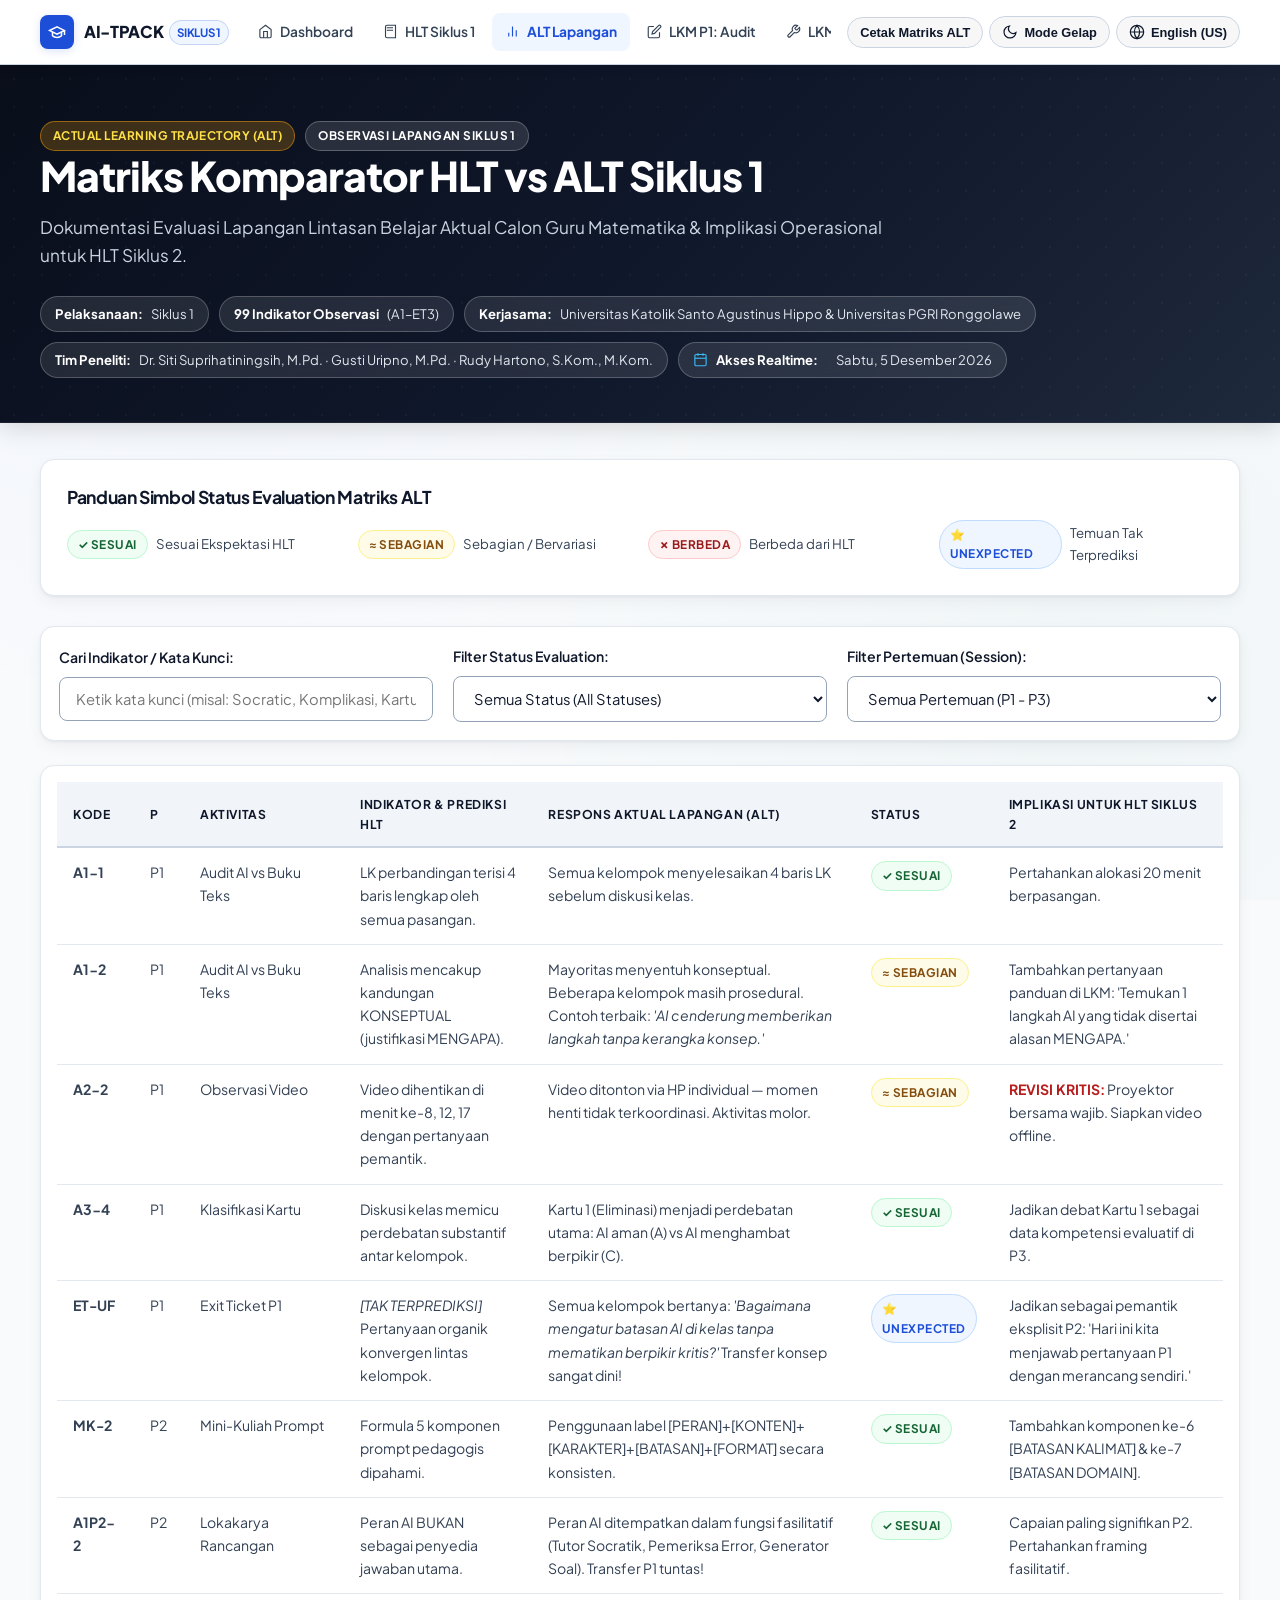
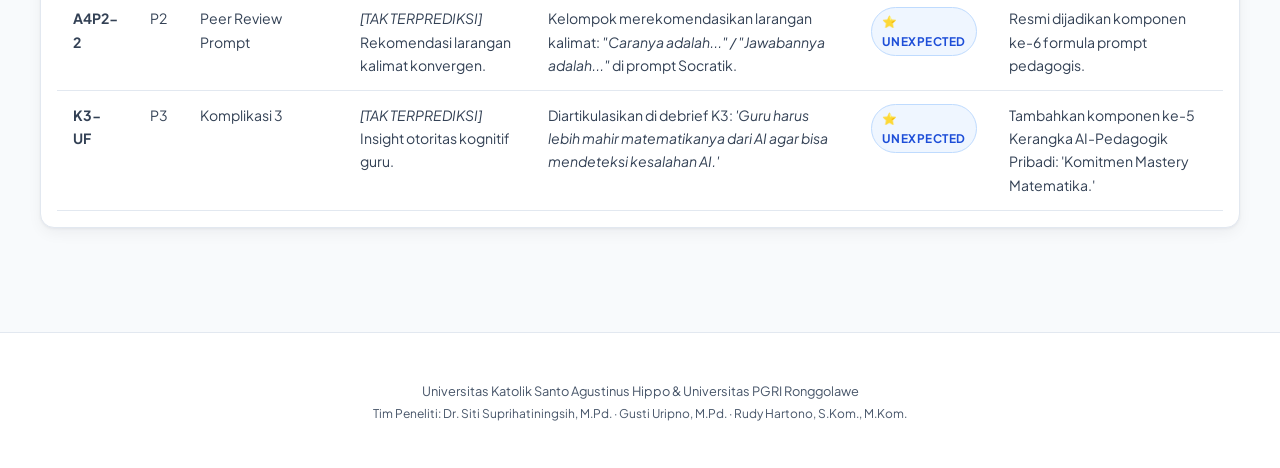
<file: ALT_Siklus1_Interactive.html>
<!DOCTYPE html>
<html lang="id">
<head>
  <meta charset="UTF-8">
  <meta name="viewport" content="width=device-width, initial-scale=1.0">
  <title data-id="ALT Siklus 1 Interaktif &amp; Komparator HLT vs ALT — AI-TPACK SPLDV" data-en="Interactive ALT Cycle 1 &amp; HLT vs ALT Comparator — AI-TPACK SPLDV">ALT Siklus 1 Interaktif &amp; Komparator HLT vs ALT — AI-TPACK SPLDV</title>
  <meta name="description" content="Actual Learning Trajectory (ALT) Siklus 1 Lapangan. Matriks Komparator HLT vs ALT, Unexpected Findings, dan Rekomendasi Siklus 2.">
  <link rel="preconnect" href="https://fonts.googleapis.com">
  <link rel="preconnect" href="https://fonts.gstatic.com" crossorigin>
  <link href="https://fonts.googleapis.com/css2?family=Plus+Jakarta+Sans:wght@400;500;600;700;800&family=Inter:wght@400;500;600;700&family=Fira+Code:wght@400;600&display=swap" rel="stylesheet">
  <link rel="stylesheet" href="styles.css">
</head>
<body>

  <!-- UNIFIED STICKY SITE NAVBAR -->
  <header class="site-header">
    <div class="site-nav-container">
      <a href="index.html" class="nav-brand">
        <div class="brand-icon">
          <svg width="18" height="18" viewBox="0 0 24 24" fill="none" stroke="currentColor" stroke-width="2"><path d="M22 10v6M2 10l10-5 10 5-10 5z"/><path d="M6 12v5c3 3 9 3 12 0v-5"/></svg>
        </div>
        <div class="brand-text">
          <span>AI-TPACK</span>
          <span class="brand-tag">Siklus 1</span>
        </div>
      </a>

      <nav class="nav-menu" aria-label="Suite Navigation">
        <a href="index.html" class="nav-link">
          <svg width="15" height="15" viewBox="0 0 24 24" fill="none" stroke="currentColor" stroke-width="1.8"><path d="m3 9 9-7 9 7v11a2 2 0 0 1-2 2H5a2 2 0 0 1-2-2z"/><polyline points="9 22 9 12 15 12 15 22"/></svg>
          <span data-id="Dashboard" data-en="Dashboard">Dashboard</span>
        </a>
        <a href="HLT_Siklus1_Interactive.html" class="nav-link">
          <svg width="15" height="15" viewBox="0 0 24 24" fill="none" stroke="currentColor" stroke-width="1.8"><path d="M4 19.5v-15A2.5 2.5 0 0 1 6.5 2H20v20H6.5a2.5 2.5 0 0 1-2.5-2.5Z"/><path d="M6 6h10M6 10h10"/></svg>
          <span data-id="HLT Siklus 1" data-en="HLT Cycle 1">HLT Siklus 1</span>
        </a>
        <a href="ALT_Siklus1_Interactive.html" class="nav-link active">
          <svg width="15" height="15" viewBox="0 0 24 24" fill="none" stroke="currentColor" stroke-width="1.8"><line x1="18" y1="20" x2="18" y2="10"/><line x1="12" y1="20" x2="12" y2="4"/><line x1="6" y1="20" x2="6" y2="14"/></svg>
          <span data-id="ALT Lapangan" data-en="Field ALT">ALT Lapangan</span>
        </a>
        <a href="LKM_P1_Interactive.html" class="nav-link">
          <svg width="15" height="15" viewBox="0 0 24 24" fill="none" stroke="currentColor" stroke-width="1.8"><path d="M11 4H4a2 2 0 0 0-2 2v14a2 2 0 0 0 2 2h14a2 2 0 0 0 2-2v-7"/><path d="M18.5 2.5a2.121 2.121 0 0 1 3 3L12 15l-4 1 1-4 9.5-9.5z"/></svg>
          <span data-id="LKM P1: Audit" data-en="LKM P1: Audit">LKM P1: Audit</span>
        </a>
        <a href="LKM_P2_Interactive.html" class="nav-link">
          <svg width="15" height="15" viewBox="0 0 24 24" fill="none" stroke="currentColor" stroke-width="1.8"><path d="M14.7 6.3a1 1 0 0 0 0 1.4l1.6 1.6a1 1 0 0 0 1.4 0l3.77-3.77a6 6 0 0 1-7.94 7.94l-6.91 6.91a2.12 2.12 0 0 1-3-3l6.91-6.91a6 6 0 0 1 7.94-7.94l-3.76 3.76z"/></svg>
          <span data-id="LKM P2: Prompt" data-en="LKM P2: Prompt">LKM P2: Prompt</span>
        </a>
        <a href="Angket_Pre_Post_Test.html" class="nav-link">
          <svg width="15" height="15" viewBox="0 0 24 24" fill="none" stroke="currentColor" stroke-width="1.8"><path d="M9 11l3 3L22 4"/><path d="M21 12v7a2 2 0 0 1-2 2H5a2 2 0 0 1-2-2V5a2 2 0 0 1 2-2h11"/></svg>
          <span data-id="Angket Evaluasi" data-en="Evaluation Survey">Angket Evaluasi</span>
        </a>
      </nav>

      <div class="nav-actions">
        <button class="nav-action-btn" onclick="exportToPrint()" data-id="Cetak Matriks ALT" data-en="Print ALT Matrix" title="Print ALT Matrix">
          <svg width="15" height="15" viewBox="0 0 24 24" fill="none" stroke="currentColor" stroke-width="1.8"><polyline points="6 9 6 2 18 2 18 9"/><path d="M6 18H4a2 2 0 0 1-2-2v-5a2 2 0 0 1 2-2h16a2 2 0 0 1 2 2v5a2 2 0 0 1-2 2h-2"/><rect x="6" y="14" width="12" height="8"/></svg>
          <span>PDF</span>
        </button>
        <button type="button" class="btn-toggle-theme nav-action-btn" onclick="toggleTheme()" aria-label="Toggle Theme">
          <svg class="sun-icon" width="15" height="15" viewBox="0 0 24 24" fill="none" stroke="currentColor" stroke-width="1.8"><circle cx="12" cy="12" r="5"/><path d="M12 1v2M12 21v2M4.22 4.22l1.42 1.42M18.36 18.36l1.42 1.42M1 12h2M21 12h2M4.22 19.78l1.42-1.42M18.36 5.64l1.42-1.42"/></svg>
          <span>Mode Terang</span>
        </button>
        <button type="button" class="btn-toggle-lang nav-action-btn" onclick="toggleLanguage()" aria-label="Toggle Language">
          <svg width="15" height="15" viewBox="0 0 24 24" fill="none" stroke="currentColor" stroke-width="1.8"><circle cx="12" cy="12" r="10"/><path d="M2 12h20M12 2a15.3 15.3 0 0 1 4 10 15.3 15.3 0 0 1-4 10 15.3 15.3 0 0 1-4-10 15.3 15.3 0 0 1 4-10z"/></svg>
          <span>English</span>
        </button>
      </div>
    </div>
  </header>

  <!-- HERO EXECUTIVE HEADER -->
  <header class="hero-header">
    <div class="hero-content">
      <div style="display:flex; gap:10px; flex-wrap:wrap;">
        <span class="badge-tag gold" data-id="Actual Learning Trajectory (ALT)" data-en="Actual Learning Trajectory (ALT)">Actual Learning Trajectory (ALT)</span>
        <span class="badge-tag" data-id="Observasi Lapangan Siklus 1" data-en="Cycle 1 Field Observations">Observasi Lapangan Siklus 1</span>
      </div>
      <h1 class="gradient-text" data-id="Matriks Komparator HLT vs ALT Siklus 1" data-en="HLT vs ALT Comparator Matrix Cycle 1">Matriks Komparator HLT vs ALT Siklus 1</h1>
      <p class="hero-sub" data-id="Dokumentasi Evaluasi Lapangan Lintasan Belajar Aktual Calon Guru Matematika &amp; Implikasi Operasional untuk HLT Siklus 2." data-en="Field Evaluation Documentation of Pre-Service Mathematics Teacher Learning Trajectories &amp; Operational Cycle 2 Implications.">
        Dokumentasi Evaluasi Lapangan Lintasan Belajar Aktual Calon Guru Matematika &amp; Implikasi Operasional untuk HLT Siklus 2.
      </p>
      <div class="meta-pills">
        <div class="meta-pill" data-id="<strong>Pelaksanaan:</strong> Siklus 1" data-en="<strong>Implementation:</strong> Cycle 1"><strong>Pelaksanaan:</strong> Siklus 1</div>
        <div class="meta-pill" data-id="<strong>99 Indikator Observasi</strong> (A1–ET3)" data-en="<strong>99 Observation Indicators</strong> (A1–ET3)"><strong>99 Indikator Observasi</strong> (A1–ET3)</div>
        <div class="meta-pill" data-id="<strong>Kerjasama:</strong> Universitas Katolik Santo Agustinus Hippo &amp; Universitas PGRI Ronggolawe" data-en="<strong>Institutions:</strong> Universitas Katolik Santo Agustinus Hippo &amp; Universitas PGRI Ronggolawe"><strong>Kerjasama:</strong> Universitas Katolik Santo Agustinus Hippo &amp; Universitas PGRI Ronggolawe</div>
        <div class="meta-pill" data-id="<strong>Tim Peneliti:</strong> Dr. Siti Suprihatiningsih, M.Pd. &middot; Gusti Uripno, M.Pd. &middot; Rudy Hartono, S.Kom., M.Kom." data-en="<strong>Research Team:</strong> Dr. Siti Suprihatiningsih, M.Pd. &middot; Gusti Uripno, M.Pd. &middot; Rudy Hartono, S.Kom., M.Kom."><strong>Tim Peneliti:</strong> Dr. Siti Suprihatiningsih, M.Pd. &middot; Gusti Uripno, M.Pd. &middot; Rudy Hartono, S.Kom., M.Kom.</div>
        <div class="meta-pill"><svg width="15" height="15" viewBox="0 0 24 24" fill="none" stroke="currentColor" stroke-width="1.8"><rect x="3" y="4" width="18" height="18" rx="2" ry="2"/><line x1="16" y1="2" x2="16" y2="6"/><line x1="8" y1="2" x2="8" y2="6"/><line x1="3" y1="10" x2="21" y2="10"/></svg> <strong data-id="Akses Realtime:" data-en="Realtime Access:">Akses Realtime:</strong>&nbsp;<span class="realtime-date-text"></span></div>
      </div>
    </div>
  </header>

  <!-- MAIN CONTAINER -->
  <main class="container">

    <!-- LEGEND & DASHBOARD METRICS -->
    <section style="margin-bottom: 30px;">
      <div class="card card-primary">
        <h3 style="font-size:1.1rem; margin-bottom:12px;" data-id="Panduan Simbol Status Evaluation Matriks ALT" data-en="ALT Matrix Evaluation Status Symbol Guide">Panduan Simbol Status Evaluation Matriks ALT</h3>
        <div class="grid-4">
          <div style="display:flex; align-items:center; gap:8px;">
            <span class="status-badge status-sesuai" data-id="✓ Sesuai" data-en="✓ Conforming">✓ Sesuai</span>
            <span style="font-size:0.83rem; color:var(--text-muted);" data-id="Sesuai Ekspektasi HLT" data-en="Conforms to HLT Expectation">Sesuai Ekspektasi HLT</span>
          </div>
          <div style="display:flex; align-items:center; gap:8px;">
            <span class="status-badge status-sebagian" data-id="≈ Sebagian" data-en="≈ Partial">≈ Sebagian</span>
            <span style="font-size:0.83rem; color:var(--text-muted);" data-id="Sebagian / Bervariasi" data-en="Partially Conforming / Varied">Sebagian / Bervariasi</span>
          </div>
          <div style="display:flex; align-items:center; gap:8px;">
            <span class="status-badge status-berbeda" data-id="✗ Berbeda" data-en="✗ Deviating">✗ Berbeda</span>
            <span style="font-size:0.83rem; color:var(--text-muted);" data-id="Berbeda dari HLT" data-en="Deviates from HLT Prediction">Berbeda dari HLT</span>
          </div>
          <div style="display:flex; align-items:center; gap:8px;">
            <span class="status-badge status-unexpected" data-id="⭐ Unexpected" data-en="⭐ Unexpected">⭐ Unexpected</span>
            <span style="font-size:0.83rem; color:var(--text-muted);" data-id="Temuan Tak Terprediksi" data-en="Unexpected Field Finding">Temuan Tak Terprediksi</span>
          </div>
        </div>
      </div>
    </section>

    <!-- SEARCH & FILTER TOOLBAR -->
    <section style="margin-bottom: 24px;" class="no-print">
      <div class="card" style="padding:18px;">
        <div class="grid-3" style="align-items:center;">
          <div>
            <label class="form-label" for="table-search-input" data-id="Cari Indikator / Kata Kunci:" data-en="Search Indicator / Keyword:">Cari Indikator / Kata Kunci:</label>
            <input type="text" id="table-search-input" class="form-control" placeholder="Ketik kata kunci (misal: Socratic, Komplikasi, Kartu)..." data-id="Ketik kata kunci (misal: Socratic, Komplikasi, Kartu)..." data-en="Type keyword (e.g., Socratic, Complication, Card)...">
          </div>
          <div>
            <label class="form-label" for="table-status-filter" data-id="Filter Status Evaluation:" data-en="Filter Evaluation Status:">Filter Status Evaluation:</label>
            <select id="table-status-filter" class="form-select">
              <option value="all" data-id="Semua Status (All Statuses)" data-en="All Statuses">Semua Status (All Statuses)</option>
              <option value="sesuai" data-id="✓ Sesuai" data-en="✓ Conforming">✓ Sesuai</option>
              <option value="sebagian" data-id="≈ Sebagian Sesuai" data-en="≈ Partially Conforming">≈ Sebagian Sesuai</option>
              <option value="berbeda" data-id="✗ Berbeda" data-en="✗ Deviating">✗ Berbeda</option>
              <option value="unexpected" data-id="⭐ Unexpected Finding" data-en="⭐ Unexpected Finding">⭐ Unexpected Finding</option>
            </select>
          </div>
          <div>
            <label class="form-label" for="table-session-filter" data-id="Filter Pertemuan (Session):" data-en="Filter Session:">Filter Pertemuan (Session):</label>
            <select id="table-session-filter" class="form-select">
              <option value="all" data-id="Semua Pertemuan (P1 - P3)" data-en="All Sessions (P1 - P3)">Semua Pertemuan (P1 - P3)</option>
              <option value="P1" data-id="Pertemuan 1 (Audit &amp; Klasifikasi)" data-en="Session 1 (Audit &amp; Classify)">Pertemuan 1 (Audit &amp; Klasifikasi)</option>
              <option value="P2" data-id="Pertemuan 2 (Rancangan &amp; Lab Prompt)" data-en="Session 2 (Design &amp; Prompt Lab)">Pertemuan 2 (Rancangan &amp; Lab Prompt)</option>
              <option value="P3" data-id="Pertemuan 3 (Simulasi &amp; Memformalkan)" data-en="Session 3 (Simulation &amp; Formalizing)">Pertemuan 3 (Simulasi &amp; Memformalkan)</option>
            </select>
          </div>
        </div>
      </div>
    </section>

    <!-- ALT DATA TABLE -->
    <section>
      <div class="card" style="padding:16px; overflow-x:auto;">
        <table class="data-table">
          <thead>
            <tr>
              <th style="width:70px;" data-id="Kode" data-en="Code">Kode</th>
              <th style="width:40px;" data-id="P" data-en="S">P</th>
              <th style="width:160px;" data-id="Aktivitas" data-en="Activity">Aktivitas</th>
              <th data-id="Indikator &amp; Prediksi HLT" data-en="Indicator &amp; HLT Prediction">Indikator &amp; Prediksi HLT</th>
              <th data-id="Respons Aktual Lapangan (ALT)" data-en="Actual Field Response (ALT)">Respons Aktual Lapangan (ALT)</th>
              <th style="width:110px;" data-id="Status" data-en="Status">Status</th>
              <th data-id="Implikasi untuk HLT Siklus 2" data-en="Cycle 2 HLT Implications">Implikasi untuk HLT Siklus 2</th>
            </tr>
          </thead>
          <tbody>

            <!-- PERTEMUAN 1 -->
            <tr class="filterable-row" data-status="sesuai" data-session="P1">
              <td><strong>A1-1</strong></td>
              <td>P1</td>
              <td>Audit AI vs Buku Teks</td>
              <td>LK perbandingan terisi 4 baris lengkap oleh semua pasangan.</td>
              <td>Semua kelompok menyelesaikan 4 baris LK sebelum diskusi kelas.</td>
              <td><span class="status-badge status-sesuai">✓ Sesuai</span></td>
              <td>Pertahankan alokasi 20 menit berpasangan.</td>
            </tr>

            <tr class="filterable-row" data-status="sebagian" data-session="P1">
              <td><strong>A1-2</strong></td>
              <td>P1</td>
              <td>Audit AI vs Buku Teks</td>
              <td>Analisis mencakup kandungan KONSEPTUAL (justifikasi MENGAPA).</td>
              <td>Mayoritas menyentuh konseptual. Beberapa kelompok masih prosedural. Contoh terbaik: <em>'AI cenderung memberikan langkah tanpa kerangka konsep.'</em></td>
              <td><span class="status-badge status-sebagian">≈ Sebagian</span></td>
              <td>Tambahkan pertanyaan panduan di LKM: 'Temukan 1 langkah AI yang tidak disertai alasan MENGAPA.'</td>
            </tr>

            <tr class="filterable-row" data-status="sebagian" data-session="P1">
              <td><strong>A2-2</strong></td>
              <td>P1</td>
              <td>Observasi Video</td>
              <td>Video dihentikan di menit ke-8, 12, 17 dengan pertanyaan pemantik.</td>
              <td>Video ditonton via HP individual — momen henti tidak terkoordinasi. Aktivitas molor.</td>
              <td><span class="status-badge status-sebagian">≈ Sebagian</span></td>
              <td><strong style="color:var(--red);">REVISI KRITIS:</strong> Proyektor bersama wajib. Siapkan video offline.</td>
            </tr>

            <tr class="filterable-row" data-status="sesuai" data-session="P1">
              <td><strong>A3-4</strong></td>
              <td>P1</td>
              <td>Klasifikasi Kartu</td>
              <td>Diskusi kelas memicu perdebatan substantif antar kelompok.</td>
              <td>Kartu 1 (Eliminasi) menjadi perdebatan utama: AI aman (A) vs AI menghambat berpikir (C).</td>
              <td><span class="status-badge status-sesuai">✓ Sesuai</span></td>
              <td>Jadikan debat Kartu 1 sebagai data kompetensi evaluatif di P3.</td>
            </tr>

            <tr class="filterable-row" data-status="unexpected" data-session="P1">
              <td><strong>ET-UF</strong></td>
              <td>P1</td>
              <td>Exit Ticket P1</td>
              <td><em>[TAK TERPREDIKSI]</em> Pertanyaan organik konvergen lintas kelompok.</td>
              <td>Semua kelompok bertanya: <em>'Bagaimana mengatur batasan AI di kelas tanpa mematikan berpikir kritis?'</em> Transfer konsep sangat dini!</td>
              <td><span class="status-badge status-unexpected">⭐ Unexpected</span></td>
              <td>Jadikan sebagai pemantik eksplisit P2: 'Hari ini kita menjawab pertanyaan P1 dengan merancang sendiri.'</td>
            </tr>

            <!-- PERTEMUAN 2 -->
            <tr class="filterable-row" data-status="sesuai" data-session="P2">
              <td><strong>MK-2</strong></td>
              <td>P2</td>
              <td>Mini-Kuliah Prompt</td>
              <td>Formula 5 komponen prompt pedagogis dipahami.</td>
              <td>Penggunaan label [PERAN]+[KONTEN]+[KARAKTER]+[BATASAN]+[FORMAT] secara konsisten.</td>
              <td><span class="status-badge status-sesuai">✓ Sesuai</span></td>
              <td>Tambahkan komponen ke-6 [BATASAN KALIMAT] &amp; ke-7 [BATASAN DOMAIN].</td>
            </tr>

            <tr class="filterable-row" data-status="sesuai" data-session="P2">
              <td><strong>A1P2-2</strong></td>
              <td>P2</td>
              <td>Lokakarya Rancangan</td>
              <td>Peran AI BUKAN sebagai penyedia jawaban utama.</td>
              <td>Peran AI ditempatkan dalam fungsi fasilitatif (Tutor Socratik, Pemeriksa Error, Generator Soal). Transfer P1 tuntas!</td>
              <td><span class="status-badge status-sesuai">✓ Sesuai</span></td>
              <td>Capaian paling signifikan P2. Pertahankan framing fasilitatif.</td>
            </tr>

            <tr class="filterable-row" data-status="unexpected" data-session="P2">
              <td><strong>A4P2-2</strong></td>
              <td>P2</td>
              <td>Peer Review Prompt</td>
              <td><em>[TAK TERPREDIKSI]</em> Rekomendasi larangan kalimat konvergen.</td>
              <td>Kelompok merekomendasikan larangan kalimat: <em>"Caranya adalah..." / "Jawabannya adalah..."</em> di prompt Socratik.</td>
              <td><span class="status-badge status-unexpected">⭐ Unexpected</span></td>
              <td>Resmi dijadikan komponen ke-6 formula prompt pedagogis.</td>
            </tr>

            <!-- PERTEMUAN 3 -->
            <tr class="filterable-row" data-status="unexpected" data-session="P3">
              <td><strong>K3-UF</strong></td>
              <td>P3</td>
              <td>Komplikasi 3</td>
              <td><em>[TAK TERPREDIKSI]</em> Insight otoritas kognitif guru.</td>
              <td>Diartikulasikan di debrief K3: <em>'Guru harus lebih mahir matematikanya dari AI agar bisa mendeteksi kesalahan AI.'</em></td>
              <td><span class="status-badge status-unexpected">⭐ Unexpected</span></td>
              <td>Tambahkan komponen ke-5 Kerangka AI-Pedagogik Pribadi: 'Komitmen Mastery Matematika.'</td>
            </tr>

          </tbody>
        </table>
      </div>
    </section>

  </main>

  <footer class="suite-footer">
    <p style="margin-top:4px; font-size:0.8rem; color:var(--text-dim);" data-id="Universitas Katolik Santo Agustinus Hippo &amp; Universitas PGRI Ronggolawe" data-en="Universitas Katolik Santo Agustinus Hippo &amp; Universitas PGRI Ronggolawe">Universitas Katolik Santo Agustinus Hippo &amp; Universitas PGRI Ronggolawe</p>
    <p style="margin-top:2px; font-size:0.75rem; color:var(--text-dim);" data-id="Tim Peneliti: Dr. Siti Suprihatiningsih, M.Pd. &middot; Gusti Uripno, M.Pd. &middot; Rudy Hartono, S.Kom., M.Kom." data-en="Research Team: Dr. Siti Suprihatiningsih, M.Pd. &middot; Gusti Uripno, M.Pd. &middot; Rudy Hartono, S.Kom., M.Kom.">Tim Peneliti: Dr. Siti Suprihatiningsih, M.Pd. &middot; Gusti Uripno, M.Pd. &middot; Rudy Hartono, S.Kom., M.Kom.</p>
  </footer>

  <script src="app.js"></script>
</body>
</html>
</file>
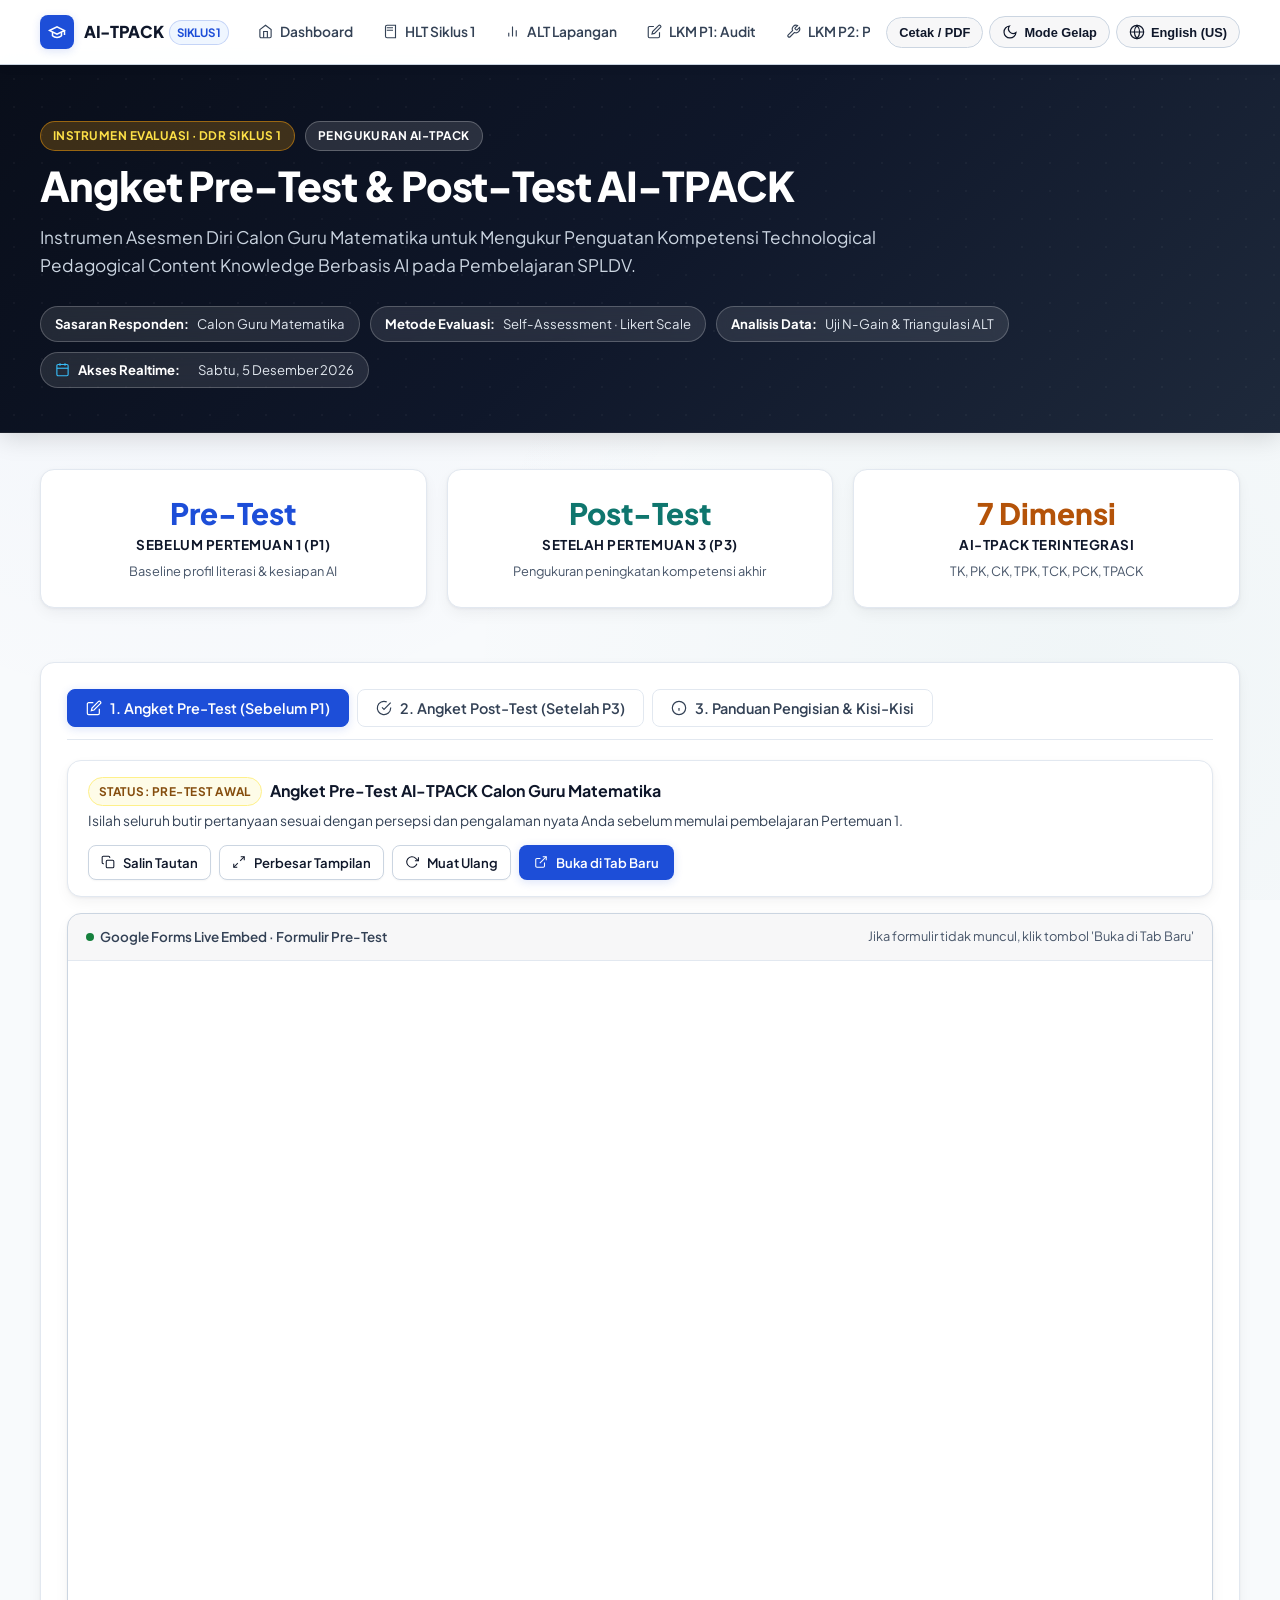
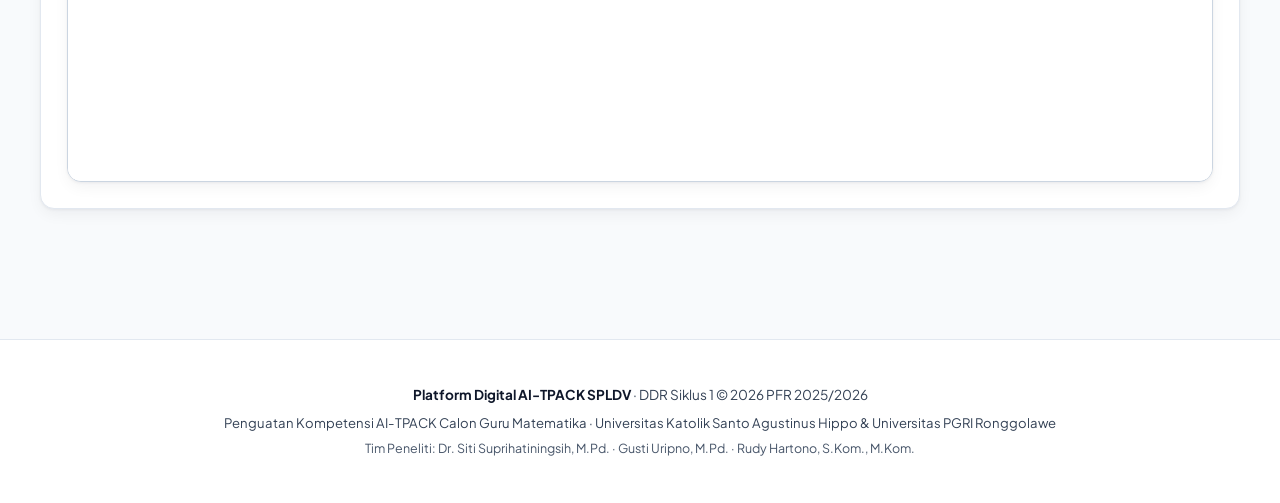
<file: Angket_Pre_Post_Test.html>
<!DOCTYPE html>
<html lang="id">
<head>
  <meta charset="UTF-8">
  <meta name="viewport" content="width=device-width, initial-scale=1.0">
  <title data-id="Angket Pre-Test &amp; Post-Test AI-TPACK — Portal Pembelajaran SPLDV" data-en="Pre-Test &amp; Post-Test AI-TPACK Survey — SPLDV Learning Portal">Angket Pre-Test &amp; Post-Test AI-TPACK — Portal Pembelajaran SPLDV</title>
  <meta name="description" content="Instrumen Pengukuran Pre-Test dan Post-Test AI-TPACK Calon Guru Matematika dalam Konteks SPLDV DDR Siklus 1.">
  <link rel="preconnect" href="https://fonts.googleapis.com">
  <link rel="preconnect" href="https://fonts.gstatic.com" crossorigin>
  <link href="https://fonts.googleapis.com/css2?family=Plus+Jakarta+Sans:wght@400;500;600;700;800&family=Inter:wght@400;500;600;700&family=Fira+Code:wght@400;600&display=swap" rel="stylesheet">
  <link rel="stylesheet" href="styles.css">
</head>
<body>

  <!-- UNIFIED STICKY SITE NAVBAR -->
  <header class="site-header">
    <div class="site-nav-container">
      <a href="index.html" class="nav-brand">
        <div class="brand-icon">
          <svg width="18" height="18" viewBox="0 0 24 24" fill="none" stroke="currentColor" stroke-width="2"><path d="M22 10v6M2 10l10-5 10 5-10 5z"/><path d="M6 12v5c3 3 9 3 12 0v-5"/></svg>
        </div>
        <div class="brand-text">
          <span>AI-TPACK</span>
          <span class="brand-tag">Siklus 1</span>
        </div>
      </a>

      <nav class="nav-menu" aria-label="Suite Navigation">
        <a href="index.html" class="nav-link">
          <svg width="15" height="15" viewBox="0 0 24 24" fill="none" stroke="currentColor" stroke-width="1.8"><path d="m3 9 9-7 9 7v11a2 2 0 0 1-2 2H5a2 2 0 0 1-2-2z"/><polyline points="9 22 9 12 15 12 15 22"/></svg>
          <span data-id="Dashboard" data-en="Dashboard">Dashboard</span>
        </a>
        <a href="HLT_Siklus1_Interactive.html" class="nav-link">
          <svg width="15" height="15" viewBox="0 0 24 24" fill="none" stroke="currentColor" stroke-width="1.8"><path d="M4 19.5v-15A2.5 2.5 0 0 1 6.5 2H20v20H6.5a2.5 2.5 0 0 1-2.5-2.5Z"/><path d="M6 6h10M6 10h10"/></svg>
          <span data-id="HLT Siklus 1" data-en="HLT Cycle 1">HLT Siklus 1</span>
        </a>
        <a href="ALT_Siklus1_Interactive.html" class="nav-link">
          <svg width="15" height="15" viewBox="0 0 24 24" fill="none" stroke="currentColor" stroke-width="1.8"><line x1="18" y1="20" x2="18" y2="10"/><line x1="12" y1="20" x2="12" y2="4"/><line x1="6" y1="20" x2="6" y2="14"/></svg>
          <span data-id="ALT Lapangan" data-en="Field ALT">ALT Lapangan</span>
        </a>
        <a href="LKM_P1_Interactive.html" class="nav-link">
          <svg width="15" height="15" viewBox="0 0 24 24" fill="none" stroke="currentColor" stroke-width="1.8"><path d="M11 4H4a2 2 0 0 0-2 2v14a2 2 0 0 0 2 2h14a2 2 0 0 0 2-2v-7"/><path d="M18.5 2.5a2.121 2.121 0 0 1 3 3L12 15l-4 1 1-4 9.5-9.5z"/></svg>
          <span data-id="LKM P1: Audit" data-en="LKM P1: Audit">LKM P1: Audit</span>
        </a>
        <a href="LKM_P2_Interactive.html" class="nav-link">
          <svg width="15" height="15" viewBox="0 0 24 24" fill="none" stroke="currentColor" stroke-width="1.8"><path d="M14.7 6.3a1 1 0 0 0 0 1.4l1.6 1.6a1 1 0 0 0 1.4 0l3.77-3.77a6 6 0 0 1-7.94 7.94l-6.91 6.91a2.12 2.12 0 0 1-3-3l6.91-6.91a6 6 0 0 1 7.94-7.94l-3.76 3.76z"/></svg>
          <span data-id="LKM P2: Prompt" data-en="LKM P2: Prompt">LKM P2: Prompt</span>
        </a>
        <a href="Angket_Pre_Post_Test.html" class="nav-link active">
          <svg width="15" height="15" viewBox="0 0 24 24" fill="none" stroke="currentColor" stroke-width="1.8"><path d="M9 11l3 3L22 4"/><path d="M21 12v7a2 2 0 0 1-2 2H5a2 2 0 0 1-2-2V5a2 2 0 0 1 2-2h11"/></svg>
          <span data-id="Angket Evaluasi" data-en="Evaluation Survey">Angket Evaluasi</span>
        </a>
      </nav>

      <div class="nav-actions">
        <button class="nav-action-btn" onclick="exportToPrint()" data-id="Cetak / PDF" data-en="Print / PDF" title="Print / PDF">
          <svg width="15" height="15" viewBox="0 0 24 24" fill="none" stroke="currentColor" stroke-width="1.8"><polyline points="6 9 6 2 18 2 18 9"/><path d="M6 18H4a2 2 0 0 1-2-2v-5a2 2 0 0 1 2-2h16a2 2 0 0 1 2 2v5a2 2 0 0 1-2 2h-2"/><rect x="6" y="14" width="12" height="8"/></svg>
          <span>PDF</span>
        </button>
        <button type="button" class="btn-toggle-theme nav-action-btn" onclick="toggleTheme()" aria-label="Toggle Theme">
          <svg class="sun-icon" width="15" height="15" viewBox="0 0 24 24" fill="none" stroke="currentColor" stroke-width="1.8"><circle cx="12" cy="12" r="5"/><path d="M12 1v2M12 21v2M4.22 4.22l1.42 1.42M18.36 18.36l1.42 1.42M1 12h2M21 12h2M4.22 19.78l1.42-1.42M18.36 5.64l1.42-1.42"/></svg>
          <span>Mode Terang</span>
        </button>
        <button type="button" class="btn-toggle-lang nav-action-btn" onclick="toggleLanguage()" aria-label="Toggle Language">
          <svg width="15" height="15" viewBox="0 0 24 24" fill="none" stroke="currentColor" stroke-width="1.8"><circle cx="12" cy="12" r="10"/><path d="M2 12h20M12 2a15.3 15.3 0 0 1 4 10 15.3 15.3 0 0 1-4 10 15.3 15.3 0 0 1 4-10z"/></svg>
          <span>English</span>
        </button>
      </div>
    </div>
  </header>

  <!-- HERO EXECUTIVE HEADER -->
  <header class="hero-header">
    <div class="hero-content">
      <div style="display:flex; gap:10px; flex-wrap:wrap; margin-bottom:10px;">
        <span class="badge-tag gold" data-id="Instrumen Evaluasi &middot; DDR Siklus 1" data-en="Evaluation Instrument &middot; DDR Cycle 1">Instrumen Evaluasi &middot; DDR Siklus 1</span>
        <span class="badge-tag" data-id="Pengukuran AI-TPACK" data-en="AI-TPACK Measurement">Pengukuran AI-TPACK</span>
      </div>
      <h1 class="gradient-text" data-id="Angket Pre-Test &amp; Post-Test AI-TPACK" data-en="AI-TPACK Pre-Test &amp; Post-Test Questionnaires">Angket Pre-Test &amp; Post-Test AI-TPACK</h1>
      <p class="hero-sub" data-id="Instrumen Asesmen Diri Calon Guru Matematika untuk Mengukur Penguatan Kompetensi Technological Pedagogical Content Knowledge Berbasis AI pada Pembelajaran SPLDV." data-en="Self-Assessment Instrument for Pre-Service Mathematics Teachers Measuring AI-Based Technological Pedagogical Content Knowledge Growth in SPLDV Instruction.">
        Instrumen Asesmen Diri Calon Guru Matematika untuk Mengukur Penguatan Kompetensi Technological Pedagogical Content Knowledge Berbasis AI pada Pembelajaran SPLDV.
      </p>
      <div class="meta-pills">
        <div class="meta-pill" data-id="<strong>Sasaran Responden:</strong> Calon Guru Matematika" data-en="<strong>Target Respondents:</strong> Pre-Service Math Teachers"><strong>Sasaran Responden:</strong> Calon Guru Matematika</div>
        <div class="meta-pill" data-id="<strong>Metode Evaluasi:</strong> Self-Assessment &middot; Likert Scale" data-en="<strong>Method:</strong> Self-Assessment &middot; Likert Scale"><strong>Metode Evaluasi:</strong> Self-Assessment &middot; Likert Scale</div>
        <div class="meta-pill" data-id="<strong>Analisis Data:</strong> Uji N-Gain &amp; Triangulasi ALT" data-en="<strong>Data Analysis:</strong> N-Gain Test &amp; ALT Triangulation"><strong>Analisis Data:</strong> Uji N-Gain &amp; Triangulasi ALT</div>
        <div class="meta-pill"><svg width="15" height="15" viewBox="0 0 24 24" fill="none" stroke="currentColor" stroke-width="1.8"><rect x="3" y="4" width="18" height="18" rx="2" ry="2"/><line x1="16" y1="2" x2="16" y2="6"/><line x1="8" y1="2" x2="8" y2="6"/><line x1="3" y1="10" x2="21" y2="10"/></svg> <strong data-id="Akses Realtime:" data-en="Realtime Access:">Akses Realtime:</strong>&nbsp;<span class="realtime-date-text"></span></div>
      </div>
    </div>
  </header>

  <!-- MAIN CONTAINER -->
  <main class="container">

    <!-- OVERVIEW STATS CARDS -->
    <section style="margin-bottom: 30px;">
      <div class="grid-3">
        <div class="card card-primary" style="text-align:center;">
          <div class="stat-card-val primary" data-id="Pre-Test" data-en="Pre-Test">Pre-Test</div>
          <div class="stat-card-label" data-id="Sebelum Pertemuan 1 (P1)" data-en="Prior to Session 1 (P1)">Sebelum Pertemuan 1 (P1)</div>
          <div class="stat-card-sub" data-id="Baseline profil literasi &amp; kesiapan AI" data-en="Baseline literacy &amp; AI readiness profile">Baseline profil literasi &amp; kesiapan AI</div>
        </div>
        <div class="card card-secondary" style="text-align:center;">
          <div class="stat-card-val secondary" data-id="Post-Test" data-en="Post-Test">Post-Test</div>
          <div class="stat-card-label" data-id="Setelah Pertemuan 3 (P3)" data-en="After Session 3 (P3)">Setelah Pertemuan 3 (P3)</div>
          <div class="stat-card-sub" data-id="Pengukuran peningkatan kompetensi akhir" data-en="Final competency gain measurement">Pengukuran peningkatan kompetensi akhir</div>
        </div>
        <div class="card card-gold" style="text-align:center;">
          <div class="stat-card-val gold">7 Dimensi</div>
          <div class="stat-card-label" data-id="AI-TPACK Terintegrasi" data-en="Integrated AI-TPACK">AI-TPACK Terintegrasi</div>
          <div class="stat-card-sub" data-id="TK, PK, CK, TPK, TCK, PCK, TPACK" data-en="TK, PK, CK, TPK, TCK, PCK, TPACK">TK, PK, CK, TPK, TCK, PCK, TPACK</div>
        </div>
      </div>
    </section>

    <!-- INTERACTIVE TABBED QUESTIONNAIRES -->
    <section style="margin-bottom: 50px;">
      <div class="card card-primary">

        <!-- TABS SWITCHER -->
        <div class="eval-tabs">
          <button type="button" class="eval-tab-btn active" data-tab="tab-pretest">
            <svg width="16" height="16" viewBox="0 0 24 24" fill="none" stroke="currentColor" stroke-width="1.8"><path d="M11 4H4a2 2 0 0 0-2 2v14a2 2 0 0 0 2 2h14a2 2 0 0 0 2-2v-7"/><path d="M18.5 2.5a2.121 2.121 0 0 1 3 3L12 15l-4 1 1-4 9.5-9.5z"/></svg>
            <span data-id="1. Angket Pre-Test (Sebelum P1)" data-en="1. Pre-Test Questionnaire (Before S1)">1. Angket Pre-Test (Sebelum P1)</span>
          </button>
          <button type="button" class="eval-tab-btn" data-tab="tab-posttest">
            <svg width="16" height="16" viewBox="0 0 24 24" fill="none" stroke="currentColor" stroke-width="1.8"><path d="M22 11.08V12a10 10 0 1 1-5.93-9.14"/><polyline points="22 4 12 14.01 9 11.01"/></svg>
            <span data-id="2. Angket Post-Test (Setelah P3)" data-en="2. Post-Test Questionnaire (After S3)">2. Angket Post-Test (Setelah P3)</span>
          </button>
          <button type="button" class="eval-tab-btn" data-tab="tab-pedoman">
            <svg width="16" height="16" viewBox="0 0 24 24" fill="none" stroke="currentColor" stroke-width="1.8"><circle cx="12" cy="12" r="10"/><line x1="12" y1="16" x2="12" y2="12"/><line x1="12" y1="8" x2="12.01" y2="8"/></svg>
            <span data-id="3. Panduan Pengisian &amp; Kisi-Kisi" data-en="3. Completion Guide &amp; Matrix">3. Panduan Pengisian &amp; Kisi-Kisi</span>
          </button>
        </div>

        <!-- TAB CONTENT 1: PRE-TEST -->
        <div id="tab-pretest" class="eval-tab-content active">
          <div class="mini-card" style="padding:16px 20px; margin-bottom:16px; display:flex; justify-content:space-between; align-items:center; flex-wrap:wrap; gap:12px;">
            <div>
              <div style="display:flex; align-items:center; gap:8px; margin-bottom:4px;">
                <span class="status-badge status-sebagian" data-id="Status: Pre-Test Awal" data-en="Status: Baseline Pre-Test">Status: Pre-Test Awal</span>
                <strong style="color:var(--heading-color);" data-id="Angket Pre-Test AI-TPACK Calon Guru Matematika" data-en="AI-TPACK Pre-Test Survey for Pre-Service Math Teachers">Angket Pre-Test AI-TPACK Calon Guru Matematika</strong>
              </div>
              <p style="font-size:0.86rem; color:var(--text-muted); margin:0;" data-id="Isilah seluruh butir pertanyaan sesuai dengan persepsi dan pengalaman nyata Anda sebelum memulai pembelajaran Pertemuan 1." data-en="Please complete all items based on your genuine perceptions and prior experiences before commencing Session 1.">
                Isilah seluruh butir pertanyaan sesuai dengan persepsi dan pengalaman nyata Anda sebelum memulai pembelajaran Pertemuan 1.
              </p>
            </div>
            <div style="display:flex; gap:8px; flex-wrap:wrap;">
              <button type="button" class="btn btn-outline" style="font-size:0.82rem; padding:8px 12px;" onclick="copyToClipboard('https://docs.google.com/forms/d/e/1FAIpQLScq99RoVUNHSwGgzxBLHiZ55tTQeB0n_FnEeejsKP7SAAkc4g/viewform', this)">
                <svg width="14" height="14" viewBox="0 0 24 24" fill="none" stroke="currentColor" stroke-width="1.8"><rect x="9" y="9" width="13" height="13" rx="2" ry="2"/><path d="M5 15H4a2 2 0 0 1-2-2V4a2 2 0 0 1 2-2h9a2 2 0 0 1 2 2v1"/></svg>
                <span data-id="Salin Tautan" data-en="Copy Link">Salin Tautan</span>
              </button>
              <button type="button" class="btn btn-outline" style="font-size:0.82rem; padding:8px 12px;" onclick="toggleIframeExpand('container-pretest-page', this)">
                <svg width="14" height="14" viewBox="0 0 24 24" fill="none" stroke="currentColor" stroke-width="1.8"><polyline points="15 3 21 3 21 9"/><polyline points="9 21 3 21 3 15"/><line x1="21" y1="3" x2="14" y2="10"/><line x1="3" y1="21" x2="10" y2="14"/></svg>
                <span data-id="Perbesar Tampilan" data-en="Expand View">Perbesar Tampilan</span>
              </button>
              <button type="button" class="btn btn-outline" style="font-size:0.82rem; padding:8px 12px;" onclick="document.getElementById('iframe-pretest-page').src = document.getElementById('iframe-pretest-page').src;">
                <svg width="14" height="14" viewBox="0 0 24 24" fill="none" stroke="currentColor" stroke-width="1.8"><polyline points="23 4 23 10 17 10"/><path d="M20.49 15a9 9 0 1 1-2.12-9.36L23 10"/></svg>
                <span data-id="Muat Ulang" data-en="Reload">Muat Ulang</span>
              </button>
              <a href="https://docs.google.com/forms/d/e/1FAIpQLScq99RoVUNHSwGgzxBLHiZ55tTQeB0n_FnEeejsKP7SAAkc4g/viewform" target="_blank" rel="noopener noreferrer" class="btn btn-primary" style="font-size:0.82rem; padding:8px 14px;">
                <svg width="14" height="14" viewBox="0 0 24 24" fill="none" stroke="currentColor" stroke-width="1.8"><path d="M18 13v6a2 2 0 0 1-2 2H5a2 2 0 0 1-2-2V8a2 2 0 0 1 2-2h6"/><polyline points="15 3 21 3 21 9"/><line x1="10" y1="14" x2="21" y2="3"/></svg>
                <span data-id="Buka di Tab Baru" data-en="Open in New Tab">Buka di Tab Baru</span>
              </a>
            </div>
          </div>

          <!-- EMBEDDED PRE-TEST IFRAME -->
          <div class="form-iframe-wrapper">
            <div class="form-iframe-header">
              <span style="font-size:0.84rem; font-weight:600; color:var(--text-muted); display:inline-flex; align-items:center; gap:6px;">
                <span style="display:inline-block; width:8px; height:8px; border-radius:50%; background:#15803d;"></span>
                <span data-id="Google Forms Live Embed &middot; Formulir Pre-Test" data-en="Google Forms Live Embed &middot; Pre-Test Form">Google Forms Live Embed &middot; Formulir Pre-Test</span>
              </span>
              <span style="font-size:0.8rem; color:var(--text-dim);" data-id="Jika formulir tidak muncul, klik tombol 'Buka di Tab Baru'" data-en="If the form does not appear, click 'Open in New Tab'">Jika formulir tidak muncul, klik tombol 'Buka di Tab Baru'</span>
            </div>
            <div id="container-pretest-page" class="form-iframe-container" style="height: 820px;">
              <iframe id="iframe-pretest-page" src="https://docs.google.com/forms/d/e/1FAIpQLScq99RoVUNHSwGgzxBLHiZ55tTQeB0n_FnEeejsKP7SAAkc4g/viewform?embedded=true" width="100%" height="100%" frameborder="0" marginheight="0" marginwidth="0">Memuat Formulir Pre-Test…</iframe>
            </div>
          </div>
        </div>

        <!-- TAB CONTENT 2: POST-TEST -->
        <div id="tab-posttest" class="eval-tab-content">
          <div class="mini-card" style="padding:16px 20px; margin-bottom:16px; display:flex; justify-content:space-between; align-items:center; flex-wrap:wrap; gap:12px;">
            <div>
              <div style="display:flex; align-items:center; gap:8px; margin-bottom:4px;">
                <span class="status-badge status-sesuai" data-id="Status: Post-Test Akhir" data-en="Status: Final Post-Test">Status: Post-Test Akhir</span>
                <strong style="color:var(--heading-color);" data-id="Angket Post-Test AI-TPACK Calon Guru Matematika" data-en="AI-TPACK Post-Test Survey for Pre-Service Math Teachers">Angket Post-Test AI-TPACK Calon Guru Matematika</strong>
              </div>
              <p style="font-size:0.86rem; color:var(--text-muted); margin:0;" data-id="Isilah butir refleksi dan evaluasi ini setelah menyelesaikan seluruh rangkaian aktivitas Pertemuan 1 s.d. Pertemuan 3." data-en="Please complete these reflection and evaluation items following the conclusion of all activities from Session 1 to Session 3.">
                Isilah butir refleksi dan evaluasi ini setelah menyelesaikan seluruh rangkaian aktivitas Pertemuan 1 s.d. Pertemuan 3.
              </p>
            </div>
            <div style="display:flex; gap:8px; flex-wrap:wrap;">
              <button type="button" class="btn btn-outline" style="font-size:0.82rem; padding:8px 12px;" onclick="copyToClipboard('https://docs.google.com/forms/d/e/1FAIpQLSdo_hLqxfZ5ND2d6FCdmsNoLI2Q9G5TM1POkb4n92Kr2VyPEg/viewform', this)">
                <svg width="14" height="14" viewBox="0 0 24 24" fill="none" stroke="currentColor" stroke-width="1.8"><rect x="9" y="9" width="13" height="13" rx="2" ry="2"/><path d="M5 15H4a2 2 0 0 1-2-2V4a2 2 0 0 1 2-2h9a2 2 0 0 1 2 2v1"/></svg>
                <span data-id="Salin Tautan" data-en="Copy Link">Salin Tautan</span>
              </button>
              <button type="button" class="btn btn-outline" style="font-size:0.82rem; padding:8px 12px;" onclick="toggleIframeExpand('container-posttest-page', this)">
                <svg width="14" height="14" viewBox="0 0 24 24" fill="none" stroke="currentColor" stroke-width="1.8"><polyline points="15 3 21 3 21 9"/><polyline points="9 21 3 21 3 15"/><line x1="21" y1="3" x2="14" y2="10"/><line x1="3" y1="21" x2="10" y2="14"/></svg>
                <span data-id="Perbesar Tampilan" data-en="Expand View">Perbesar Tampilan</span>
              </button>
              <button type="button" class="btn btn-outline" style="font-size:0.82rem; padding:8px 12px;" onclick="document.getElementById('iframe-posttest-page').src = document.getElementById('iframe-posttest-page').src;">
                <svg width="14" height="14" viewBox="0 0 24 24" fill="none" stroke="currentColor" stroke-width="1.8"><polyline points="23 4 23 10 17 10"/><path d="M20.49 15a9 9 0 1 1-2.12-9.36L23 10"/></svg>
                <span data-id="Muat Ulang" data-en="Reload">Muat Ulang</span>
              </button>
              <a href="https://docs.google.com/forms/d/e/1FAIpQLSdo_hLqxfZ5ND2d6FCdmsNoLI2Q9G5TM1POkb4n92Kr2VyPEg/viewform" target="_blank" rel="noopener noreferrer" class="btn btn-secondary" style="font-size:0.82rem; padding:8px 14px;">
                <svg width="14" height="14" viewBox="0 0 24 24" fill="none" stroke="currentColor" stroke-width="1.8"><path d="M18 13v6a2 2 0 0 1-2 2H5a2 2 0 0 1-2-2V8a2 2 0 0 1 2-2h6"/><polyline points="15 3 21 3 21 9"/><line x1="10" y1="14" x2="21" y2="3"/></svg>
                <span data-id="Buka di Tab Baru" data-en="Open in New Tab">Buka di Tab Baru</span>
              </a>
            </div>
          </div>

          <!-- EMBEDDED POST-TEST IFRAME -->
          <div class="form-iframe-wrapper">
            <div class="form-iframe-header">
              <span style="font-size:0.84rem; font-weight:600; color:var(--text-muted); display:inline-flex; align-items:center; gap:6px;">
                <span style="display:inline-block; width:8px; height:8px; border-radius:50%; background:#0f766e;"></span>
                <span data-id="Google Forms Live Embed &middot; Formulir Post-Test" data-en="Google Forms Live Embed &middot; Post-Test Form">Google Forms Live Embed &middot; Formulir Post-Test</span>
              </span>
              <span style="font-size:0.8rem; color:var(--text-dim);" data-id="Jika formulir tidak muncul, klik tombol 'Buka di Tab Baru'" data-en="If the form does not appear, click 'Open in New Tab'">Jika formulir tidak muncul, klik tombol 'Buka di Tab Baru'</span>
            </div>
            <div id="container-posttest-page" class="form-iframe-container" style="height: 820px;">
              <iframe id="iframe-posttest-page" src="https://docs.google.com/forms/d/e/1FAIpQLSdo_hLqxfZ5ND2d6FCdmsNoLI2Q9G5TM1POkb4n92Kr2VyPEg/viewform?embedded=true" width="100%" height="100%" frameborder="0" marginheight="0" marginwidth="0">Memuat Formulir Post-Test…</iframe>
            </div>
          </div>
        </div>

        <!-- TAB CONTENT 3: PEDOMAN & KISI-KISI -->
        <div id="tab-pedoman" class="eval-tab-content">
          <div class="mini-card" style="padding:24px; margin-bottom:20px;">
            <h3 style="font-size:1.25rem; color:var(--heading-color); margin-bottom:12px;" data-id="Petunjuk Pengisian &amp; Indikator AI-TPACK SPLDV" data-en="Guidelines &amp; AI-TPACK SPLDV Indicators">Petunjuk Pengisian &amp; Indikator AI-TPACK SPLDV</h3>
            <p style="font-size:0.9rem; color:var(--text-muted); margin-bottom:18px;" data-id="Kuesioner ini dirancang untuk memotret transformasi kompetensi calon guru matematika dalam 7 sub-dimensi AI-TPACK yang kontekstual dengan materi Sistem Persamaan Linear Dua Variabel (SPLDV):" data-en="This questionnaire captures the transformation of pre-service math teachers across 7 AI-TPACK sub-dimensions contextualized in Systems of Linear Equations (SPLDV):">
              Kuesioner ini dirancang untuk memotret transformasi kompetensi calon guru matematika dalam 7 sub-dimensi AI-TPACK yang kontekstual dengan materi Sistem Persamaan Linear Dua Variabel (SPLDV):
            </p>

            <div class="grid-2" style="margin-bottom:20px;">
              <div style="background:var(--bg-card); border:1px solid var(--border-subtle); border-radius:var(--radius-sm); padding:16px;">
                <h4 style="color:var(--primary); font-size:0.95rem; margin-bottom:6px;" data-id="1. Pengetahuan Teknologi &amp; Konten AI (AI-TCK)" data-en="1. AI Technology &amp; Content Knowledge (AI-TCK)">1. Pengetahuan Teknologi &amp; Konten AI (AI-TCK)</h4>
                <p style="font-size:0.84rem; color:var(--text-muted);" data-id="Kemampuan menguji kebenaran komputasi matematika pada AI generatif, mengoreksi kesalahan aljabar substitusi/eliminasi, dan menganalisis representasi grafik solusi SPLDV." data-en="Ability to verify math computations in generative AI, rectify algebraic errors in substitution/elimination, and analyze graphical representations of SPLDV solutions.">
                  Kemampuan menguji kebenaran komputasi matematika pada AI generatif, mengoreksi kesalahan aljabar substitusi/eliminasi, dan menganalisis representasi grafik solusi SPLDV.
                </p>
              </div>
              <div style="background:var(--bg-card); border:1px solid var(--border-subtle); border-radius:var(--radius-sm); padding:16px;">
                <h4 style="color:var(--secondary); font-size:0.95rem; margin-bottom:6px;" data-id="2. Pengetahuan Pedagogis AI (AI-TPK)" data-en="2. AI Pedagogical Knowledge (AI-TPK)">2. Pengetahuan Pedagogis AI (AI-TPK)</h4>
                <p style="font-size:0.84rem; color:var(--text-muted);" data-id="Keterampilan merumuskan prompt bertahap (Socratik) agar AI memandu siswa tanpa membocorkan jawaban langsung, serta mengelola komplikasi kelas saat AI memberikan penjelasan keliru." data-en="Skills in crafting step-by-step Socratic prompts preventing answer leakage, and orchestrating classroom interventions when AI generates misleading steps.">
                  Keterampilan merumuskan prompt bertahap (Socratik) agar AI memandu siswa tanpa membocorkan jawaban langsung, serta mengelola komplikasi kelas saat AI memberikan penjelasan keliru.
                </p>
              </div>
              <div style="background:var(--bg-card); border:1px solid var(--border-subtle); border-radius:var(--radius-sm); padding:16px;">
                <h4 style="color:var(--gold); font-size:0.95rem; margin-bottom:6px;" data-id="3. Antisipasi Didaktis Pedagogis (ADP)" data-en="3. Pedagogical Didactical Anticipation (ADP)">3. Antisipasi Didaktis Pedagogis (ADP)</h4>
                <p style="font-size:0.84rem; color:var(--text-muted);" data-id="Kesiapan calon guru dalam memprediksi kendala epistemologis siswa, menyiapkan respons instan, dan memosisikan AI sebagai alat dialog metakognitif." data-en="Teacher readiness in forecasting student epistemological hurdles, preparing real-time responses, and positioning AI as a metacognitive dialogue partner.">
                  Kesiapan calon guru dalam memprediksi kendala epistemologis siswa, menyiapkan respons instan, dan memosisikan AI sebagai alat dialog metakognitif.
                </p>
              </div>
              <div style="background:var(--bg-card); border:1px solid var(--border-subtle); border-radius:var(--radius-sm); padding:16px;">
                <h4 style="color:var(--green); font-size:0.95rem; margin-bottom:6px;" data-id="4. Etika &amp; Batasan Penggunaan AI" data-en="4. Ethics &amp; AI Boundary Governance">4. Etika &amp; Batasan Penggunaan AI</h4>
                <p style="font-size:0.84rem; color:var(--text-muted);" data-id="Kesadaran integritas akademik, transparansi penggunaan AI dalam tugas pembelajaran, dan pencegahan ketergantungan kognitif siswa." data-en="Academic integrity awareness, AI usage transparency in assignments, and preventing student cognitive dependency.">
                  Kesadaran integritas akademik, transparansi penggunaan AI dalam tugas pembelajaran, dan pencegahan ketergantungan kognitif siswa.
                </p>
              </div>
            </div>

            <div class="callout-box callout-primary"><strong data-id="Catatan Kerahasiaan Data Penelitian:" data-en="Research Data Confidentiality Note:">Catatan Kerahasiaan Data Penelitian:</strong><p style="font-size:0.84rem; color:var(--text-muted); margin-top:4px;" data-id="Data respon Anda digunakan semata-mata untuk kepentingan penelitian pengembangan DDR Siklus 1 PFR 2025/2026 dan publikasi ilmiah tanpa mencantumkan identitas pribadi responden." data-en="Your response data is utilized exclusively for DDR Cycle 1 PFR 2025/2026 research development and scientific publications without disclosing personal identity.">
                Data respon Anda digunakan semata-mata untuk kepentingan penelitian pengembangan DDR Siklus 1 PFR 2025/2026 dan publikasi ilmiah tanpa mencantumkan identitas pribadi responden.
              </p></div>

          </div>
        </div>

      </div>
    </section>

  </main>

  <!-- FOOTER -->
  <footer class="suite-footer">
    <p><strong data-id="Platform Digital AI-TPACK SPLDV" data-en="AI-TPACK SPLDV Digital Platform">Platform Digital AI-TPACK SPLDV</strong> &middot; DDR Siklus 1 &copy; 2026 PFR 2025/2026</p>
    <p style="margin-top:6px; font-size:0.82rem; color:var(--text-muted);" data-id="Penguatan Kompetensi AI-TPACK Calon Guru Matematika &middot; Universitas Katolik Santo Agustinus Hippo &amp; Universitas PGRI Ronggolawe" data-en="Strengthening AI-TPACK Competence of Pre-Service Mathematics Teachers &middot; Universitas Katolik Santo Agustinus Hippo &amp; Universitas PGRI Ronggolawe">
      Penguatan Kompetensi AI-TPACK Calon Guru Matematika &middot; Universitas Katolik Santo Agustinus Hippo &amp; Universitas PGRI Ronggolawe
    </p>
    <p style="margin-top:4px; font-size:0.78rem; color:var(--text-dim);" data-id="Tim Peneliti: Dr. Siti Suprihatiningsih, M.Pd. &middot; Gusti Uripno, M.Pd. &middot; Rudy Hartono, S.Kom., M.Kom." data-en="Research Team: Dr. Siti Suprihatiningsih, M.Pd. &middot; Gusti Uripno, M.Pd. &middot; Rudy Hartono, S.Kom., M.Kom.">
      Tim Peneliti: Dr. Siti Suprihatiningsih, M.Pd. &middot; Gusti Uripno, M.Pd. &middot; Rudy Hartono, S.Kom., M.Kom.
    </p>
  </footer>

  <script src="app.js"></script>
</body>
</html>
</file>
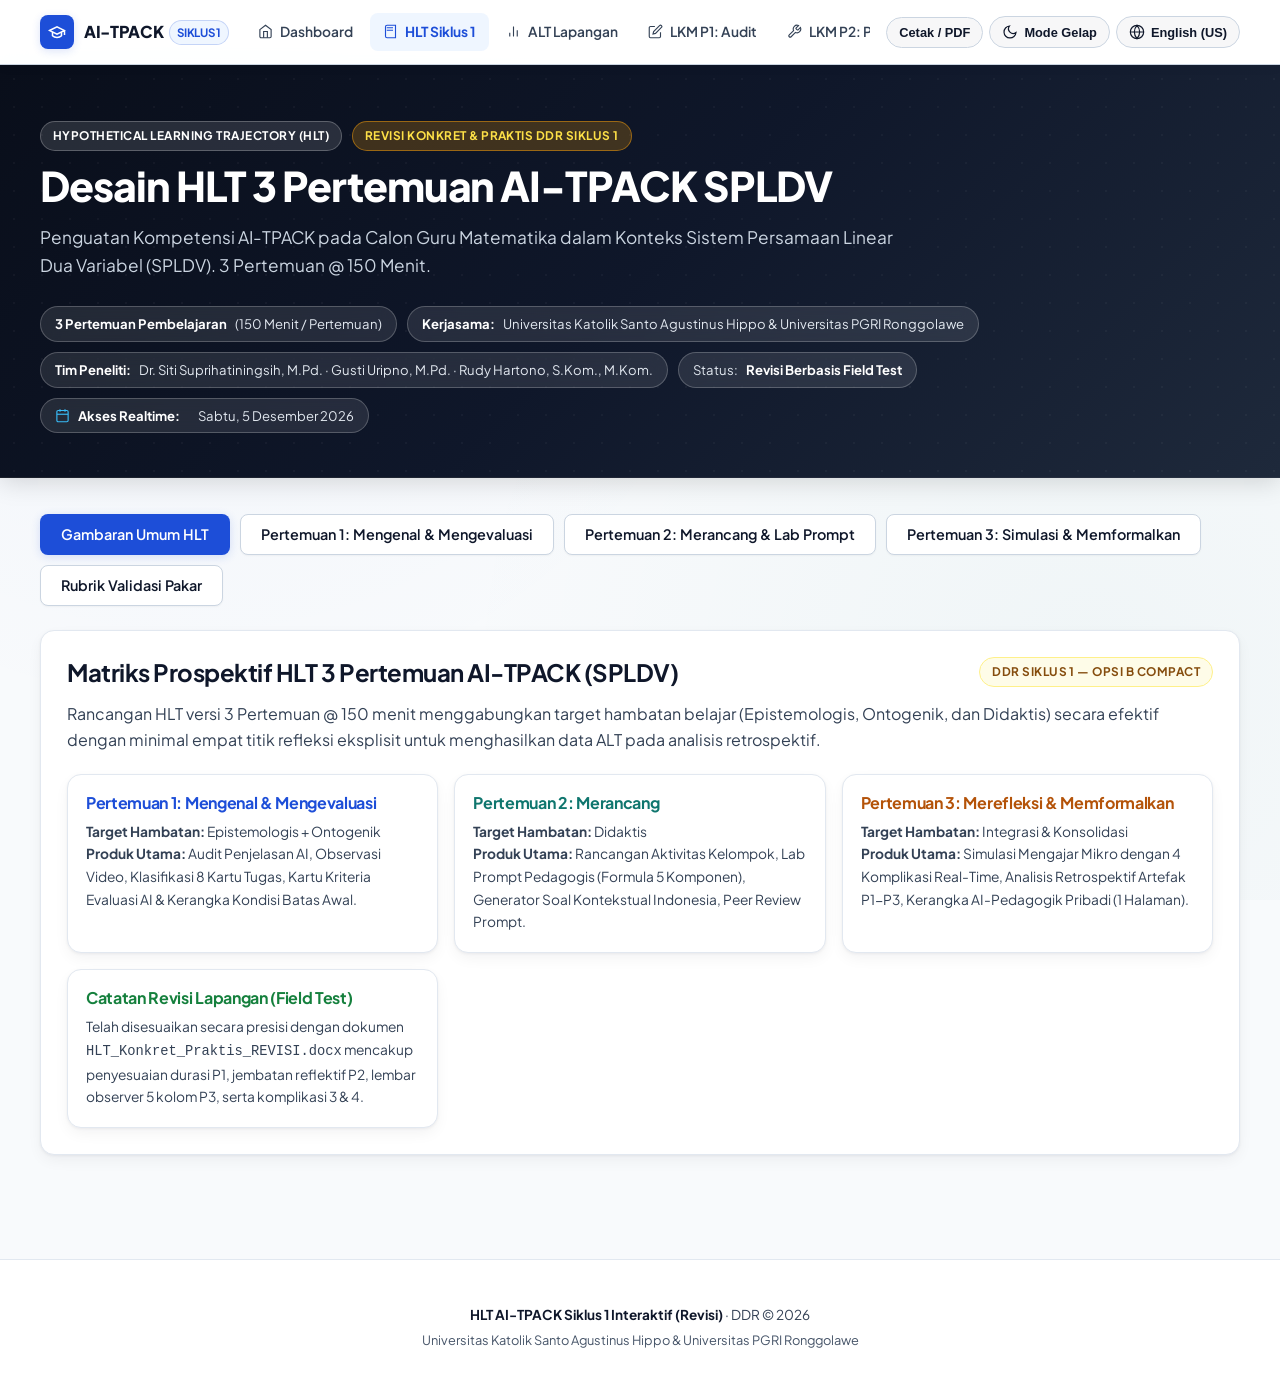
<file: HLT_Siklus1_Interactive.html>
<!DOCTYPE html>
<html lang="id">
<head>
  <meta charset="UTF-8">
  <meta name="viewport" content="width=device-width, initial-scale=1.0">
  <title data-id="HLT Siklus 1 Interaktif — AI-TPACK SPLDV (REVISI)" data-en="Interactive HLT Cycle 1 — AI-TPACK SPLDV (REVISED)">HLT Siklus 1 Interaktif — AI-TPACK SPLDV (REVISI)</title>
  <meta name="description" content="Hypothetical Learning Trajectory (HLT) Siklus 1 Revisi Konkret & Praktis 3 Pertemuan. Penguatan AI-TPACK Calon Guru Matematika dalam Konteks SPLDV.">
  <link rel="preconnect" href="https://fonts.googleapis.com">
  <link rel="preconnect" href="https://fonts.gstatic.com" crossorigin>
  <link href="https://fonts.googleapis.com/css2?family=Plus+Jakarta+Sans:wght@400;500;600;700;800&family=Inter:wght@400;500;600;700&family=Fira+Code:wght@400;600&display=swap" rel="stylesheet">
  <link rel="stylesheet" href="styles.css">
</head>
<body>

  <!-- UNIFIED STICKY SITE NAVBAR -->
  <header class="site-header">
    <div class="site-nav-container">
      <a href="index.html" class="nav-brand">
        <div class="brand-icon">
          <svg width="18" height="18" viewBox="0 0 24 24" fill="none" stroke="currentColor" stroke-width="2"><path d="M22 10v6M2 10l10-5 10 5-10 5z"/><path d="M6 12v5c3 3 9 3 12 0v-5"/></svg>
        </div>
        <div class="brand-text">
          <span>AI-TPACK</span>
          <span class="brand-tag">Siklus 1</span>
        </div>
      </a>

      <nav class="nav-menu" aria-label="Suite Navigation">
        <a href="index.html" class="nav-link">
          <svg width="15" height="15" viewBox="0 0 24 24" fill="none" stroke="currentColor" stroke-width="1.8"><path d="m3 9 9-7 9 7v11a2 2 0 0 1-2 2H5a2 2 0 0 1-2-2z"/><polyline points="9 22 9 12 15 12 15 22"/></svg>
          <span data-id="Dashboard" data-en="Dashboard">Dashboard</span>
        </a>
        <a href="HLT_Siklus1_Interactive.html" class="nav-link active">
          <svg width="15" height="15" viewBox="0 0 24 24" fill="none" stroke="currentColor" stroke-width="1.8"><path d="M4 19.5v-15A2.5 2.5 0 0 1 6.5 2H20v20H6.5a2.5 2.5 0 0 1-2.5-2.5Z"/><path d="M6 6h10M6 10h10"/></svg>
          <span data-id="HLT Siklus 1" data-en="HLT Cycle 1">HLT Siklus 1</span>
        </a>
        <a href="ALT_Siklus1_Interactive.html" class="nav-link">
          <svg width="15" height="15" viewBox="0 0 24 24" fill="none" stroke="currentColor" stroke-width="1.8"><line x1="18" y1="20" x2="18" y2="10"/><line x1="12" y1="20" x2="12" y2="4"/><line x1="6" y1="20" x2="6" y2="14"/></svg>
          <span data-id="ALT Lapangan" data-en="Field ALT">ALT Lapangan</span>
        </a>
        <a href="LKM_P1_Interactive.html" class="nav-link">
          <svg width="15" height="15" viewBox="0 0 24 24" fill="none" stroke="currentColor" stroke-width="1.8"><path d="M11 4H4a2 2 0 0 0-2 2v14a2 2 0 0 0 2 2h14a2 2 0 0 0 2-2v-7"/><path d="M18.5 2.5a2.121 2.121 0 0 1 3 3L12 15l-4 1 1-4 9.5-9.5z"/></svg>
          <span data-id="LKM P1: Audit" data-en="LKM P1: Audit">LKM P1: Audit</span>
        </a>
        <a href="LKM_P2_Interactive.html" class="nav-link">
          <svg width="15" height="15" viewBox="0 0 24 24" fill="none" stroke="currentColor" stroke-width="1.8"><path d="M14.7 6.3a1 1 0 0 0 0 1.4l1.6 1.6a1 1 0 0 0 1.4 0l3.77-3.77a6 6 0 0 1-7.94 7.94l-6.91 6.91a2.12 2.12 0 0 1-3-3l6.91-6.91a6 6 0 0 1 7.94-7.94l-3.76 3.76z"/></svg>
          <span data-id="LKM P2: Prompt" data-en="LKM P2: Prompt">LKM P2: Prompt</span>
        </a>
        <a href="Angket_Pre_Post_Test.html" class="nav-link">
          <svg width="15" height="15" viewBox="0 0 24 24" fill="none" stroke="currentColor" stroke-width="1.8"><path d="M9 11l3 3L22 4"/><path d="M21 12v7a2 2 0 0 1-2 2H5a2 2 0 0 1-2-2V5a2 2 0 0 1 2-2h11"/></svg>
          <span data-id="Angket Evaluasi" data-en="Evaluation Survey">Angket Evaluasi</span>
        </a>
      </nav>

      <div class="nav-actions">
        <button class="nav-action-btn" onclick="exportToPrint()" data-id="Cetak / PDF" data-en="Print / PDF" title="Print / PDF">
          <svg width="15" height="15" viewBox="0 0 24 24" fill="none" stroke="currentColor" stroke-width="1.8"><polyline points="6 9 6 2 18 2 18 9"/><path d="M6 18H4a2 2 0 0 1-2-2v-5a2 2 0 0 1 2-2h16a2 2 0 0 1 2 2v5a2 2 0 0 1-2 2h-2"/><rect x="6" y="14" width="12" height="8"/></svg>
          <span>PDF</span>
        </button>
        <button type="button" class="btn-toggle-theme nav-action-btn" onclick="toggleTheme()" aria-label="Toggle Theme">
          <svg class="sun-icon" width="15" height="15" viewBox="0 0 24 24" fill="none" stroke="currentColor" stroke-width="1.8"><circle cx="12" cy="12" r="5"/><path d="M12 1v2M12 21v2M4.22 4.22l1.42 1.42M18.36 18.36l1.42 1.42M1 12h2M21 12h2M4.22 19.78l1.42-1.42M18.36 5.64l1.42-1.42"/></svg>
          <span>Mode Terang</span>
        </button>
        <button type="button" class="btn-toggle-lang nav-action-btn" onclick="toggleLanguage()" aria-label="Toggle Language">
          <svg width="15" height="15" viewBox="0 0 24 24" fill="none" stroke="currentColor" stroke-width="1.8"><circle cx="12" cy="12" r="10"/><path d="M2 12h20M12 2a15.3 15.3 0 0 1 4 10 15.3 15.3 0 0 1-4 10 15.3 15.3 0 0 1-4-10 15.3 15.3 0 0 1 4-10z"/></svg>
          <span>English</span>
        </button>
      </div>
    </div>
  </header>

  <!-- HERO EXECUTIVE HEADER -->
  <header class="hero-header">
    <div class="hero-content">
      <div style="display:flex; gap:10px; flex-wrap:wrap; margin-bottom:10px;">
        <span class="badge-tag" data-id="Hypothetical Learning Trajectory (HLT)" data-en="Hypothetical Learning Trajectory (HLT)">Hypothetical Learning Trajectory (HLT)</span>
        <span class="badge-tag gold" data-id="Revisi Konkret &amp; Praktis DDR Siklus 1" data-en="Cycle 1 Concrete &amp; Practical Revision">Revisi Konkret &amp; Praktis DDR Siklus 1</span>
      </div>
      <h1 class="gradient-text" data-id="Desain HLT 3 Pertemuan AI-TPACK SPLDV" data-en="3-Session HLT Design for AI-TPACK SPLDV">Desain HLT 3 Pertemuan AI-TPACK SPLDV</h1>
      <p class="hero-sub" data-id="Penguatan Kompetensi AI-TPACK pada Calon Guru Matematika dalam Konteks Sistem Persamaan Linear Dua Variabel (SPLDV). 3 Pertemuan @ 150 Menit." data-en="Strengthening AI-TPACK Competence of Pre-Service Mathematics Teachers in System of Linear Equations (SPLDV) Context. 3 Sessions @ 150 Minutes.">
        Penguatan Kompetensi AI-TPACK pada Calon Guru Matematika dalam Konteks Sistem Persamaan Linear Dua Variabel (SPLDV). 3 Pertemuan @ 150 Menit.
      </p>
      <div class="meta-pills">
        <div class="meta-pill" data-id="<strong>3 Pertemuan Pembelajaran</strong> (150 Menit / Pertemuan)" data-en="<strong>3 Learning Sessions</strong> (150 Mins / Session)"><strong>3 Pertemuan Pembelajaran</strong> (150 Menit / Pertemuan)</div>
        <div class="meta-pill" data-id="<strong>Kerjasama:</strong> Universitas Katolik Santo Agustinus Hippo &amp; Universitas PGRI Ronggolawe" data-en="<strong>Institutions:</strong> Universitas Katolik Santo Agustinus Hippo &amp; Universitas PGRI Ronggolawe"><strong>Kerjasama:</strong> Universitas Katolik Santo Agustinus Hippo &amp; Universitas PGRI Ronggolawe</div>
        <div class="meta-pill" data-id="<strong>Tim Peneliti:</strong> Dr. Siti Suprihatiningsih, M.Pd. &middot; Gusti Uripno, M.Pd. &middot; Rudy Hartono, S.Kom., M.Kom." data-en="<strong>Research Team:</strong> Dr. Siti Suprihatiningsih, M.Pd. &middot; Gusti Uripno, M.Pd. &middot; Rudy Hartono, S.Kom., M.Kom."><strong>Tim Peneliti:</strong> Dr. Siti Suprihatiningsih, M.Pd. &middot; Gusti Uripno, M.Pd. &middot; Rudy Hartono, S.Kom., M.Kom.</div>
        <div class="meta-pill" data-id="Status: <strong>Revisi Berbasis Field Test</strong>" data-en="Status: <strong>Revised Based on Field Test</strong>">Status: <strong>Revisi Berbasis Field Test</strong></div>
        <div class="meta-pill"><svg width="15" height="15" viewBox="0 0 24 24" fill="none" stroke="currentColor" stroke-width="1.8"><rect x="3" y="4" width="18" height="18" rx="2" ry="2"/><line x1="16" y1="2" x2="16" y2="6"/><line x1="8" y1="2" x2="8" y2="6"/><line x1="3" y1="10" x2="21" y2="10"/></svg> <strong data-id="Akses Realtime:" data-en="Realtime Access:">Akses Realtime:</strong>&nbsp;<span class="realtime-date-text"></span></div>
      </div>
    </div>
  </header>

  <!-- MAIN CONTAINER -->
  <main class="container">

    <!-- SESSION SWITCHER TABS -->
    <div style="display:flex; gap:10px; margin-bottom:24px; flex-wrap:wrap;">
      <button type="button" class="btn btn-primary" onclick="showSection('overview-sec', this)" data-id="Gambaran Umum HLT" data-en="HLT Overview">Gambaran Umum HLT</button>
      <button type="button" class="btn btn-outline" onclick="showSection('p1-sec', this)" data-id="Pertemuan 1: Mengenal &amp; Mengevaluasi" data-en="Session 1: Exploring &amp; Evaluating">Pertemuan 1: Mengenal &amp; Mengevaluasi</button>
      <button type="button" class="btn btn-outline" onclick="showSection('p2-sec', this)" data-id="Pertemuan 2: Merancang &amp; Lab Prompt" data-en="Session 2: Design &amp; Prompt Lab">Pertemuan 2: Merancang &amp; Lab Prompt</button>
      <button type="button" class="btn btn-outline" onclick="showSection('p3-sec', this)" data-id="Pertemuan 3: Simulasi &amp; Memformalkan" data-en="Session 3: Simulation &amp; Formalizing">Pertemuan 3: Simulasi &amp; Memformalkan</button>
      <button type="button" class="btn btn-outline" onclick="showSection('val-sec', this)" data-id="Rubrik Validasi Pakar" data-en="Expert Validation Rubric">Rubrik Validasi Pakar</button>
    </div>

    <!-- OVERVIEW SECTION -->
    <section id="overview-sec" class="hlt-section">
      <div class="card card-primary">
        <div style="display:flex; justify-content:space-between; align-items:center; margin-bottom:14px; flex-wrap:wrap;">
          <h2 data-id="Matriks Prospektif HLT 3 Pertemuan AI-TPACK (SPLDV)" data-en="Prospective HLT 3-Session Matrix for AI-TPACK (SPLDV)">Matriks Prospektif HLT 3 Pertemuan AI-TPACK (SPLDV)</h2>
          <span class="badge-tag gold" data-id="DDR Siklus 1 — Opsi B Compact" data-en="DDR Cycle 1 — Option B Compact">DDR Siklus 1 — Opsi B Compact</span>
        </div>
        <p style="color:var(--text-muted); margin-bottom:20px;" data-id="Rancangan HLT versi 3 Pertemuan @ 150 menit menggabungkan target hambatan belajar (Epistemologis, Ontogenik, dan Didaktis) secara efektif dengan minimal empat titik refleksi eksplisit untuk menghasilkan data ALT pada analisis retrospektif." data-en="The 3-session HLT design @ 150 mins effectively merges learning obstacle targets (Epistemological, Ontogenic, and Didactical) with explicit reflection points to generate ALT data for retrospective analysis.">
          Rancangan HLT versi 3 Pertemuan @ 150 menit menggabungkan target hambatan belajar (Epistemologis, Ontogenik, dan Didaktis) secara efektif dengan minimal empat titik refleksi eksplisit untuk menghasilkan data ALT pada analisis retrospektif.
        </p>

        <div class="card-grid-2">
          <div class="mini-card">
            <h4 style="color:var(--primary); margin-bottom:8px;" data-id="Pertemuan 1: Mengenal &amp; Mengevaluasi" data-en="Session 1: Exploring &amp; Evaluating">Pertemuan 1: Mengenal &amp; Mengevaluasi</h4>
            <p style="font-size:0.86rem; color:var(--text-muted);" data-id="<strong>Target Hambatan:</strong> Epistemologis + Ontogenik<br><strong>Produk Utama:</strong> Audit Penjelasan AI, Observasi Video, Klasifikasi 8 Kartu Tugas, Kartu Kriteria Evaluasi AI &amp; Kerangka Kondisi Batas Awal." data-en="<strong>Target Obstacles:</strong> Epistemological + Ontogenic<br><strong>Key Output:</strong> AI Explanation Audit, Video Observation, 8 Task Card Classification, AI Evaluation Criteria Card &amp; Initial Boundary Conditions.">
              <strong>Target Hambatan:</strong> Epistemologis + Ontogenik<br>
              <strong>Produk Utama:</strong> Audit Penjelasan AI, Observasi Video, Klasifikasi 8 Kartu Tugas, Kartu Kriteria Evaluasi AI &amp; Kerangka Kondisi Batas Awal.
            </p>
          </div>
          <div class="mini-card">
            <h4 style="color:var(--secondary); margin-bottom:8px;" data-id="Pertemuan 2: Merancang" data-en="Session 2: Designing">Pertemuan 2: Merancang</h4>
            <p style="font-size:0.86rem; color:var(--text-muted);" data-id="<strong>Target Hambatan:</strong> Didaktis<br><strong>Produk Utama:</strong> Rancangan Aktivitas Kelompok, Lab Prompt Pedagogis (Formula 5 Komponen), Generator Soal Kontekstual Indonesia, Peer Review Prompt." data-en="<strong>Target Obstacle:</strong> Didactical<br><strong>Key Output:</strong> Group Activity Design, Pedagogical Prompt Lab (5-Component Formula), Indonesia Contextual Item Generator, Prompt Peer Review.">
              <strong>Target Hambatan:</strong> Didaktis<br>
              <strong>Produk Utama:</strong> Rancangan Aktivitas Kelompok, Lab Prompt Pedagogis (Formula 5 Komponen), Generator Soal Kontekstual Indonesia, Peer Review Prompt.
            </p>
          </div>
          <div class="mini-card">
            <h4 style="color:var(--gold); margin-bottom:8px;" data-id="Pertemuan 3: Merefleksi &amp; Memformalkan" data-en="Session 3: Reflecting &amp; Formalizing">Pertemuan 3: Merefleksi &amp; Memformalkan</h4>
            <p style="font-size:0.86rem; color:var(--text-muted);" data-id="<strong>Target Hambatan:</strong> Integrasi &amp; Konsolidasi<br><strong>Produk Utama:</strong> Simulasi Mengajar Mikro dengan 4 Komplikasi Real-Time, Analisis Retrospektif Artefak P1-P3, Kerangka AI-Pedagogik Pribadi (1 Halaman)." data-en="<strong>Target Obstacle:</strong> Integration &amp; Consolidation<br><strong>Key Output:</strong> Micro-Teaching Simulation with 4 Real-Time Complications, Retrospective Analysis of P1-P3 Artifacts, Personal AI-Pedagogical Framework (1 Page).">
              <strong>Target Hambatan:</strong> Integrasi &amp; Konsolidasi<br>
              <strong>Produk Utama:</strong> Simulasi Mengajar Mikro dengan 4 Komplikasi Real-Time, Analisis Retrospektif Artefak P1-P3, Kerangka AI-Pedagogik Pribadi (1 Halaman).
            </p>
          </div>
          <div class="mini-card">
            <h4 style="color:var(--green); margin-bottom:8px;" data-id="Catatan Revisi Lapangan (Field Test)" data-en="Field Test Revision Notes">Catatan Revisi Lapangan (Field Test)</h4>
            <p style="font-size:0.86rem; color:var(--text-muted);" data-id="Telah disesuaikan secara presisi dengan dokumen <code>HLT_Konkret_Praktis_REVISI.docx</code> mencakup penyesuaian durasi P1, jembatan reflektif P2, lembar observer 5 kolom P3, serta komplikasi 3 &amp; 4." data-en="Precisely aligned with <code>HLT_Konkret_Praktis_REVISI.docx</code> including P1 timing adjustments, P2 reflective bridge, P3 5-column observer sheet, and complications 3 &amp; 4.">
              Telah disesuaikan secara presisi dengan dokumen <code>HLT_Konkret_Praktis_REVISI.docx</code> mencakup penyesuaian durasi P1, jembatan reflektif P2, lembar observer 5 kolom P3, serta komplikasi 3 &amp; 4.
            </p>
          </div>
        </div>
      </div>
    </section>

    <!-- PERTEMUAN 1 SECTION -->
    <section id="p1-sec" class="hlt-section" style="display:none;">
      <div class="card card-primary">
        <div style="display:flex; justify-content:space-between; align-items:center; margin-bottom:14px; flex-wrap:wrap;">
          <h2 data-id="Pertemuan 1: Mengenal &amp; Mengevaluasi Integrasi AI" data-en="Session 1: Exploring &amp; Evaluating AI Integration">Pertemuan 1: Mengenal &amp; Mengevaluasi Integrasi AI</h2>
          <span class="badge-tag" data-id="Durasi: 150 Menit" data-en="Duration: 150 Mins">Durasi: 150 Menit</span>
        </div>

        <!-- P1 ITEM 1 -->
        <div class="accordion-item active" style="margin-bottom:16px;">
          <div class="accordion-header">
            <div>
              <span class="badge-tag" style="margin-right:8px;">P1.1</span>
              <strong data-id="Membedakan AI Penyedia Jawaban vs Pembangun Pemahaman Konseptual" data-en="Distinguishing Answer Provider AI vs Conceptual Understanding Builder">Membedakan AI Penyedia Jawaban vs Pembangun Pemahaman Konseptual</strong>
            </div>
            <span>▼</span>
          </div>
          <div class="accordion-body">
            <div class="revisi-badge" data-id="REVISI: Diskusi Dipangkas dari 15 &rarr; 10 Menit" data-en="REVISION: Discussion Trimmed from 15 &rarr; 10 Mins">REVISI: Diskusi Dipangkas dari 15 &rarr; 10 Menit</div>
            
            <p data-id="<strong>Tujuan Pembelajaran:</strong> Membedakan AI sebagai penyedia jawaban versus AI sebagai pembangun pemahaman konseptual dalam konteks SPLDV." data-en="<strong>Learning Objective:</strong> Distinguish AI as answer provider vs AI as conceptual understanding builder in SPLDV context.">
              <strong>Tujuan Pembelajaran:</strong> Membedakan AI sebagai penyedia jawaban versus AI sebagai pembangun pemahaman konseptual dalam konteks SPLDV.
            </p>
            
            <p style="margin-top:10px;"><strong data-id="Aktivitas Guru (Contoh Konkret):" data-en="Teacher Activity (Concrete Example):">Aktivitas Guru (Contoh Konkret):</strong></p>
            <ul style="color:var(--text-muted); font-size:0.89rem; margin-left:20px; margin-bottom:12px;">
              <li data-id="<strong>Langkah 1:</strong> Siapkan dua teks berdampingan: <em>Teks A</em> (ChatGPT verbatim untuk prompt metode substitusi 2x+y=7 dan x+y=5) &amp; <em>Teks B</em> (Fotokopi buku Kurikulum Merdeka Matematika Kelas VIII)." data-en="<strong>Step 1:</strong> Prepare two side-by-side texts: <em>Text A</em> (ChatGPT verbatim for substitution method prompt 2x+y=7 and x+y=5) &amp; <em>Text B</em> (Merdeka Curriculum Grade VIII math textbook)."><strong>Langkah 1:</strong> Siapkan dua teks berdampingan: <em>Teks A</em> (ChatGPT verbatim untuk prompt metode substitusi 2x+y=7 dan x+y=5) &amp; <em>Teks B</em> (Fotokopi buku Kurikulum Merdeka Matematika Kelas VIII).</li>
              <li data-id="<strong>Langkah 2:</strong> Bagikan Lembar Kerja Perbandingan (20 menit berpasangan): Membandingkan kelengkapan prosedural, justifikasi MENGAPA langkah bekerja, kemudahan dipahami (skor 1-5), dan teks mana yang lebih membangun pemahaman mendalam." data-en="<strong>Step 2:</strong> Distribute Comparison Worksheet (20 mins in pairs): Compare procedural completeness, justification of WHY steps work, ease of understanding (score 1-5), and which text builds deeper conceptual understanding."><strong>Langkah 2:</strong> Bagikan Lembar Kerja Perbandingan (20 menit berpasangan): Membandingkan kelengkapan prosedural, justifikasi MENGAPA langkah bekerja, kemudahan dipahami (skor 1-5), dan teks mana yang lebih membangun pemahaman mendalam.</li>
              <li data-id="<strong>Langkah 3 [REVISI: Dipangkas 15&rarr;10 menit]:</strong> Diskusi kelas. Memetakan di papan kolom 'Kekuatan AI' vs 'Keterbatasan AI'. Pertanyaan pemantik: <em>'Jika siswa selalu bisa minta AI jelaskan langkah-langkah, apakah siswa masih perlu memahami MENGAPA metode substitusi bekerja secara aljabar?'</em>" data-en="<strong>Step 3 [REVISED: Trimmed 15&rarr;10 mins]:</strong> Class discussion. Map 'AI Strengths' vs 'AI Limitations' on board. Prompt question: <em>'If students can always ask AI for steps, do they still need to understand WHY substitution works algebraically?'</em>"><strong>Langkah 3 [REVISI: Dipangkas 15&rarr;10 menit]:</strong> Diskusi kelas. Memetakan di papan kolom 'Kekuatan AI' vs 'Keterbatasan AI'. Pertanyaan pemantik: <em>'Jika siswa selalu bisa minta AI jelaskan langkah-langkah, apakah siswa masih perlu memahami MENGAPA metode substitusi bekerja secara aljabar?'</em></li>
            </ul>

            <div class="card-grid-2">
              <div class="callout-box callout-response">
                <strong data-id="Kemungkinan Respons Mahasiswa:" data-en="Predicted Student Response:">Kemungkinan Respons Mahasiswa:</strong>
                <p style="font-size:0.84rem; color:var(--text-muted); margin-top:4px;" data-id="Mahasiswa langsung menyimpulkan 'AI selalu lebih baik karena lebih lengkap dan lebih mudah dipahami' tanpa mengkaji kandungan konseptual." data-en="Students immediately conclude 'AI is always better because it is more complete and easier to read' without examining conceptual content.">
                  Mahasiswa langsung menyimpulkan 'AI selalu lebih baik karena lebih lengkap dan lebih mudah dipahami' tanpa mengkaji kandungan konseptual.
                </p>
              </div>
              <div class="callout-box callout-adp">
                <strong data-id="Antisipasi Didaktis Pedagogis (ADP):" data-en="Didactical Pedagogical Anticipation (ADP):">Antisipasi Didaktis Pedagogis (ADP):</strong>
                <p style="font-size:0.84rem; color:var(--text-muted); margin-top:4px;" data-id="Tanyakan: 'Apakah kemudahan membaca selalu bermakna kemudahan memahami secara mendalam?' Minta mahasiswa mencari satu konsep dalam penjelasan AI yang tidak disertai alasan mengapa langkah itu bekerja, lalu bandingkan dengan versi buku teks." data-en="Ask: 'Does readability always mean deep conceptual understanding?' Request students to find one concept in AI output lacking justification for why steps work, then compare with textbook.">
                  Tanyakan: 'Apakah kemudahan membaca selalu bermakna kemudahan memahami secara mendalam?' Minta mahasiswa mencari satu konsep dalam penjelasan AI yang tidak disertai alasan mengapa langkah itu bekerja, lalu bandingkan dengan versi buku teks.
                </p>
              </div>
            </div>
          </div>
        </div>

        <!-- P1 ITEM 2 -->
        <div class="accordion-item" style="margin-bottom:16px;">
          <div class="accordion-header">
            <div>
              <span class="badge-tag" style="margin-right:8px;">P1.2</span>
              <strong data-id="Mengidentifikasi Keputusan Pedagogis Guru via Observasi Video" data-en="Identifying Teacher Pedagogical Decisions via Video Observation">Mengidentifikasi Keputusan Pedagogis Guru via Observasi Video</strong>
            </div>
            <span>▼</span>
          </div>
          <div class="accordion-body">
            <div class="revisi-badge" data-id="REVISI: Diskusi Dipangkas dari 10 &rarr; 5 Menit (Elaborasi dilanjutkan di P2)" data-en="REVISION: Discussion Trimmed from 10 &rarr; 5 Mins (Elaboration continued in P2)">REVISI: Diskusi Dipangkas dari 10 &rarr; 5 Menit (Elaborasi dilanjutkan di P2)</div>

            <p data-id="<strong>Tujuan Pembelajaran:</strong> Mengidentifikasi keputusan pedagogis guru saat mengintegrasikan AI dalam pembelajaran SPLDV melalui observasi video." data-en="<strong>Learning Objective:</strong> Identify teacher pedagogical decisions when integrating AI into SPLDV learning via video observation.">
              <strong>Tujuan Pembelajaran:</strong> Mengidentifikasi keputusan pedagogis guru saat mengintegrasikan AI dalam pembelajaran SPLDV melalui observasi video.
            </p>

            <p style="margin-top:10px;"><strong data-id="Aktivitas Guru (3 Momen Henti):" data-en="Teacher Activity (3 Pause Moments):">Aktivitas Guru (3 Momen Henti):</strong></p>
            <ul style="color:var(--text-muted); font-size:0.89rem; margin-left:20px; margin-bottom:12px;">
              <li data-id="<strong>Menit ke-8:</strong> Guru meminta AI menghasilkan 3 representasi berbeda (tabel, grafik, persamaan) untuk solusi SPLDV &rarr; Tanya: 'Mengapa guru memilih AI untuk bagian ini?'" data-en="<strong>Minute 8:</strong> Teacher asks AI to generate 3 different representations (table, graph, equation) for SPLDV solution &rarr; Ask: 'Why did teacher choose AI for this?'"><strong>Menit ke-8:</strong> Guru meminta AI menghasilkan 3 representasi berbeda (tabel, grafik, persamaan) untuk solusi SPLDV &rarr; Tanya: 'Mengapa guru memilih AI untuk bagian ini?'</li>
              <li data-id="<strong>Menit ke-12:</strong> AI memberikan penjelasan eliminasi dengan 6 langkah tidak efisien &rarr; Tanya: 'Apa yang dilakukan guru? Apakah AI yang memutuskan langkah ini direvisi?'" data-en="<strong>Minute 12:</strong> AI provides inefficient 6-step elimination explanation &rarr; Ask: 'What did the teacher do? Did AI decide to revise this step?'"><strong>Menit ke-12:</strong> AI memberikan penjelasan eliminasi dengan 6 langkah tidak efisien &rarr; Tanya: 'Apa yang dilakukan guru? Apakah AI yang memutuskan langkah ini direvisi?'</li>
              <li data-id="<strong>Menit ke-17:</strong> Siswa menanyakan ke AI secara mandiri, guru memfasilitasi evaluasi &rarr; Tanya: 'Keputusan pedagogis apa yang TIDAK bisa dilakukan AI di sini?'" data-en="<strong>Minute 17:</strong> Student asks AI independently, teacher facilitates evaluation &rarr; Ask: 'What pedagogical decision COULD NOT be made by AI here?'"><strong>Menit ke-17:</strong> Siswa menanyakan ke AI secara mandiri, guru memfasilitasi evaluasi &rarr; Tanya: 'Keputusan pedagogis apa yang TIDAK bisa dilakukan AI di sini?'</li>
              <li data-id="<strong>Langkah 3 [REVISI: Dipangkas 10&rarr;5 menit]:</strong> Diskusi berpasangan membandingkan protokol observasi." data-en="<strong>Step 3 [REVISED: Trimmed 10&rarr;5 mins]:</strong> Pair discussion comparing observation protocols."><strong>Langkah 3 [REVISI: Dipangkas 10&rarr;5 menit]:</strong> Diskusi berpasangan membandingkan protokol observasi.</li>
            </ul>

            <div class="card-grid-2">
              <div class="callout-box callout-response">
                <strong data-id="Kemungkinan Respons Mahasiswa:" data-en="Predicted Student Response:">Kemungkinan Respons Mahasiswa:</strong>
                <p style="font-size:0.84rem; color:var(--text-muted); margin-top:4px;" data-id="Saat menonton video, mahasiswa berfokus pada alat AI yang digunakan bukan pada keputusan pedagogis guru." data-en="While watching video, students focus on AI tools used rather than teacher pedagogical decisions.">
                  Saat menonton video, mahasiswa berfokus pada alat AI yang digunakan bukan pada keputusan pedagogis guru.
                </p>
              </div>
              <div class="callout-box callout-adp">
                <strong data-id="Antisipasi Didaktis Pedagogis (ADP):" data-en="Didactical Pedagogical Anticipation (ADP):">Antisipasi Didaktis Pedagogis (ADP):</strong>
                <p style="font-size:0.84rem; color:var(--text-muted); margin-top:4px;" data-id="Hentikan video sebentar di momen koreksi guru: 'Perhatikan apa yang baru saja dilakukan guru. Apakah AI yang melakukan ini? Apa keputusan spesifik yang dibuat guru?' Kemudian lanjutkan." data-en="Pause video at teacher correction moment: 'Observe what teacher just did. Did AI do this? What specific decision did teacher make?' Then continue.">
                  Hentikan video sebentar di momen koreksi guru: 'Perhatikan apa yang baru saja dilakukan guru. Apakah AI yang melakukan ini? Apa keputusan spesifik yang dibuat guru?' Kemudian lanjutkan.
                </p>
              </div>
            </div>
          </div>
        </div>

        <!-- P1 ITEM 3 -->
        <div class="accordion-item" style="margin-bottom:16px;">
          <div class="accordion-header">
            <div>
              <span class="badge-tag" style="margin-right:8px;">P1.3</span>
              <strong data-id="Klasifikasi 8 Kartu Tugas SPLDV (Kondisi Batas)" data-en="Classification of 8 SPLDV Task Cards (Boundary Conditions)">Klasifikasi 8 Kartu Tugas SPLDV (Kondisi Batas)</strong>
            </div>
            <span>▼</span>
          </div>
          <div class="accordion-body">
            <p data-id="<strong>Aktivitas:</strong> Meminta kelompok mengklasifikasikan 8 kartu tugas SPLDV ke dalam kategori (A) AI aman, (B) AI boleh dengan pembingkaian, (C) AI berpotensi menghambat." data-en="<strong>Activity:</strong> Ask groups to classify 8 SPLDV task cards into (A) Safe AI, (B) AI allowed with framing, (C) AI potentially hindering.">
              <strong>Aktivitas:</strong> Meminta kelompok mengklasifikasikan 8 kartu tugas SPLDV ke dalam kategori (A) AI aman, (B) AI boleh dengan pembingkaian, (C) AI berpotensi menghambat.
            </p>

            <div class="table-responsive">
              <table class="hlt-table">
                <thead>
                  <tr>
                    <th>No</th>
                    <th>Isi Tugas pada Kartu</th>
                    <th>Tipe Kognitif</th>
                  </tr>
                </thead>
                <tbody>
                  <tr><td>1</td><td>Selesaikan 3x + 2y = 12 dan x - y = 1 dengan metode eliminasi.</td><td>Prosedural</td></tr>
                  <tr><td>2</td><td>Buktikan bahwa (2, 3) adalah solusi dari sistem 2x+y=7 dan x+y=5.</td><td>Verifikasi</td></tr>
                  <tr><td>3</td><td>Jelaskan secara konseptual mengapa metode substitusi dan eliminasi menghasilkan solusi yang sama.</td><td>Konseptual</td></tr>
                  <tr><td>4</td><td>Temukan kesalahan dalam langkah eliminasi berikut: [diberikan langkah salah].</td><td>Identifikasi Error</td></tr>
                  <tr><td>5</td><td>Gambarkan secara geometris apa artinya dua garis tidak memiliki titik potong.</td><td>Visual/Konseptual</td></tr>
                  <tr><td>6</td><td>Buat soal cerita SPLDV tentang harga bakso dan mie ayam di kantin sekolah.</td><td>Kreatif/Kontekstual</td></tr>
                  <tr><td>7</td><td>Rancang satu pertanyaan asesmen yang menguji PEMAHAMAN, bukan sekadar kemampuan menghitung.</td><td>Pedagogis</td></tr>
                  <tr><td>8</td><td>Kapan SPLDV memiliki solusi unik, tak terhingga, atau tidak ada? Jelaskan dengan grafik.</td><td>Higher-Order</td></tr>
                </tbody>
              </table>
            </div>

            <div class="card-grid-2">
              <div class="callout-box callout-response">
                <strong data-id="Kemungkinan Respons Mahasiswa:" data-en="Predicted Student Response:">Kemungkinan Respons Mahasiswa:</strong>
                <p style="font-size:0.84rem; color:var(--text-muted); margin-top:4px;" data-id="Saat klasifikasi tugas, kelompok mengklasifikasikan hampir semua tugas sebagai Kategori C (AI tidak boleh digunakan)." data-en="During task classification, groups classify almost all tasks as Category C (AI forbidden).">
                  Saat klasifikasi tugas, kelompok mengklasifikasikan hampir semua tugas sebagai Kategori C (AI tidak boleh digunakan).
                </p>
              </div>
              <div class="callout-box callout-adp">
                <strong data-id="Antisipasi Didaktis Pedagogis (ADP):" data-en="Didactical Pedagogical Anticipation (ADP):">Antisipasi Didaktis Pedagogis (ADP):</strong>
                <p style="font-size:0.84rem; color:var(--text-muted); margin-top:4px;" data-id="Ajukan skenario moderat: 'Seorang siswa sudah berjuang 20 menit dan frustrasi, tapi belum bisa memulai. Apakah ini saat yang tepat untuk bantuan AI? Jika ya, AI dengan peran apa?' Eksplorasi AI sebagai tutor, bukan solver." data-en="Prompt moderate scenario: 'A student has struggled 20 mins and feels frustrated... Is this appropriate for AI help? If yes, what AI role?' Explore AI as tutor, not solver.">
                  Ajukan skenario moderat: 'Seorang siswa sudah berjuang 20 menit dan frustrasi, tapi belum bisa memulai. Apakah ini saat yang tepat untuk bantuan AI? Jika ya, AI dengan peran apa?' Eksplorasi AI sebagai tutor, bukan solver.
                </p>
              </div>
            </div>
          </div>
        </div>

        <!-- P1 ITEM 4 -->
        <div class="accordion-item">
          <div class="accordion-header">
            <div>
              <span class="badge-tag" style="margin-right:8px;">P1.4</span>
              <strong data-id="Penyusunan Kartu Kriteria &amp; Kerangka Kondisi Batas SPLDV" data-en="AI Criteria Card &amp; SPLDV Boundary Framework Formulation">Penyusunan Kartu Kriteria &amp; Kerangka Kondisi Batas SPLDV</strong>
            </div>
            <span>▼</span>
          </div>
          <div class="accordion-body">
            <div class="revisi-badge" data-id="REVISI: Pengisian Template 2 Dilanjutkan Tugas Mandiri sebelum P2" data-en="REVISION: Template 2 Completion Continued as Homework before P2">REVISI: Pengisian Template 2 Dilanjutkan Tugas Mandiri sebelum P2</div>

            <p data-id="<strong>Aktivitas:</strong> Membimbing penyusunan Kartu Kriteria Evaluasi AI (Template 1) dan Kerangka Kondisi Batas Awal (Template 2) secara individual." data-en="<strong>Activity:</strong> Guide individual formulation of AI Evaluation Criteria Card (Template 1) and Initial Boundary Conditions Framework (Template 2).">
              <strong>Aktivitas:</strong> Membimbing penyusunan Kartu Kriteria Evaluasi AI (Template 1) dan Kerangka Kondisi Batas Awal (Template 2) secara individual.
            </p>

            <div class="table-responsive">
              <table class="hlt-table">
                <thead>
                  <tr>
                    <th>Jenis Tugas SPLDV</th>
                    <th>AI Aman (Contoh Cara)</th>
                    <th>AI Tidak Disarankan (Alasan)</th>
                  </tr>
                </thead>
                <tbody>
                  <tr><td>Prosedural (hitung)</td><td>AI mengecek jawaban akhir siswa</td><td>AI menyelesaikan — menghilangkan proses berpikir</td></tr>
                  <tr><td>Konseptual (jelaskan)</td><td>AI mengajukan pertanyaan pemandu</td><td>AI memberi penjelasan langsung — memotong konstruksi pemahaman</td></tr>
                  <tr><td>Error Identification</td><td>AI mengkonfirmasi apakah siswa sudah menemukan kesalahan</td><td>AI langsung menunjuk kesalahan — menghilangkan tantangan kognitif</td></tr>
                </tbody>
              </table>
            </div>

            <div class="card-grid-2">
              <div class="callout-box callout-response">
                <strong data-id="Kemungkinan Respons Mahasiswa:" data-en="Predicted Student Response:">Kemungkinan Respons Mahasiswa:</strong>
                <p style="font-size:0.84rem; color:var(--text-muted); margin-top:4px;" data-id="Kartu kriteria dan kerangka kondisi batas mahasiswa sangat generik, tidak spesifik pada SPLDV." data-en="Student criteria cards and boundary frameworks are too generic, not specific to SPLDV.">
                  Kartu kriteria dan kerangka kondisi batas mahasiswa sangat generik, tidak spesifik pada SPLDV.
                </p>
              </div>
              <div class="callout-box callout-adp">
                <strong data-id="Antisipasi Didaktis Pedagogis (ADP):" data-en="Didactical Pedagogical Anticipation (ADP):">Antisipasi Didaktis Pedagogis (ADP):</strong>
                <p style="font-size:0.84rem; color:var(--text-muted); margin-top:4px;" data-id="Minta mahasiswa memilih satu kriteria mereka dan mengujinya dengan salah satu tugas dari kartu yang sudah diklasifikasikan: 'Apakah kriteria ini membantu Anda memutuskan klasifikasi tugas ini? Jika tidak, revisi kriterianya agar lebih operasional'." data-en="Ask student to pick one criteria and test it against classified task cards: 'Does this criteria help you decide task classification? If not, operationalize it'.">
                  Minta mahasiswa memilih satu kriteria mereka dan mengujinya dengan salah satu tugas dari kartu yang sudah diklasifikasikan: 'Apakah kriteria ini membantu Anda memutuskan klasifikasi tugas ini? Jika tidak, revisi kriterianya agar lebih operasional'.
                </p>
              </div>
            </div>
          </div>
        </div>

      </div>
    </section>

    <!-- PERTEMUAN 2 SECTION -->
    <section id="p2-sec" class="hlt-section" style="display:none;">
      <div class="card card-secondary">
        <div style="display:flex; justify-content:space-between; align-items:center; margin-bottom:14px; flex-wrap:wrap;">
          <h2 data-id="Pertemuan 2: Merancang Aktivitas &amp; Lab Prompt Pedagogis" data-en="Session 2: Activity Design &amp; Pedagogical Prompt Lab">Pertemuan 2: Merancang Aktivitas &amp; Lab Prompt Pedagogis</h2>
          <span class="badge-tag gold" data-id="Durasi: 150 Menit" data-en="Duration: 150 Mins">Durasi: 150 Menit</span>
        </div>

        <!-- P2 ITEM 1 -->
        <div class="accordion-item active" style="margin-bottom:16px;">
          <div class="accordion-header">
            <div>
              <span class="badge-tag gold" style="margin-right:8px;">P2.1</span>
              <strong data-id="Lokakarya Rancangan Aktivitas SPLDV Terintegrasi AI (9 Komponen)" data-en="AI-Integrated SPLDV Activity Design Workshop (9 Components)">Lokakarya Rancangan Aktivitas SPLDV Terintegrasi AI (9 Komponen)</strong>
            </div>
            <span>▼</span>
          </div>
          <div class="accordion-body">
            <p data-id="<strong>Aktivitas:</strong> Melaksanakan lokakarya kelompok merancang aktivitas SPLDV terintegrasi AI (Kelompok A: Substitusi Konseptual, Kelompok B: Eliminasi Identifikasi Error, Kelompok C: Geometris Representasi Ganda, Kelompok D: Pemodelan Soal Cerita Indonesia)." data-en="<strong>Activity:</strong> Conduct group workshop designing AI-integrated SPLDV activities (Group A: Conceptual Substitution, Group B: Elimination Error Identification, Group C: Geometric Multiple Representations, Group D: Indonesia Story Problem Modeling).">
              <strong>Aktivitas:</strong> Melaksanakan lokakarya kelompok merancang aktivitas SPLDV terintegrasi AI (Kelompok A: Substitusi Konseptual, Kelompok B: Eliminasi Identifikasi Error, Kelompok C: Geometris Representasi Ganda, Kelompok D: Pemodelan Soal Cerita Indonesia).
            </p>

            <div class="table-responsive">
              <table class="hlt-table">
                <thead>
                  <tr>
                    <th>Komponen Rancangan</th>
                    <th>Spesifikasi Pengisian Kelompok</th>
                  </tr>
                </thead>
                <tbody>
                  <tr><td>Topik SPLDV</td><td>Misal: Metode Substitusi — Pemahaman Konseptual</td></tr>
                  <tr><td>Tujuan Belajar</td><td>Siswa mampu menjelaskan MENGAPA substitusi bekerja, bukan hanya HOW</td></tr>
                  <tr><td>Peran AI dalam Aktivitas</td><td>Tutor Socratik: AI mengajukan pertanyaan, TIDAK memberikan jawaban</td></tr>
                  <tr><td>Prompt AI yang Digunakan</td><td>'Bertindaklah sebagai tutor Socratik. Seorang siswa kelas VIII ...'</td></tr>
                  <tr><td>Mediasi Guru (Sebelum AI)</td><td>Guru memastikan siswa sudah mencoba sendiri minimal 5 menit</td></tr>
                  <tr><td>Mediasi Guru (Selama AI)</td><td>Guru memantau — jika siswa copy-paste, tanyakan: 'Apa yang baru kamu pahami?'</td></tr>
                  <tr><td>Mediasi Guru (Setelah AI)</td><td>Guru meminta 1 siswa menjelaskan ulang dengan kata-kata sendiri</td></tr>
                  <tr><td>Agensi Siswa</td><td>Siswa yang merumuskan pertanyaan ke AI, bukan guru</td></tr>
                  <tr><td>Prediksi Hambatan &amp; ADP</td><td>Siswa minta AI menjawab langsung &rarr; Tanya: 'Coba jelaskan jawabannya tanpa melihat layar.'</td></tr>
                </tbody>
              </table>
            </div>

            <div class="card-grid-2">
              <div class="callout-box callout-response">
                <strong data-id="Kemungkinan Respons Mahasiswa:" data-en="Predicted Student Response:">Kemungkinan Respons Mahasiswa:</strong>
                <p style="font-size:0.84rem; color:var(--text-muted); margin-top:4px;" data-id="Rancangan aktivitas kelompok menempatkan AI sebagai pelaku utama (AI menjelaskan, AI menyelesaikan) dan peran siswa pasif." data-en="Group activity designs place AI as main actor (AI explains, AI solves) leaving students passive.">
                  Rancangan aktivitas kelompok menempatkan AI sebagai pelaku utama (AI menjelaskan, AI menyelesaikan) dan peran siswa pasif.
                </p>
              </div>
              <div class="callout-box callout-adp">
                <strong data-id="Antisipasi Didaktis Pedagogis (ADP):" data-en="Didactical Pedagogical Anticipation (ADP):">Antisipasi Didaktis Pedagogis (ADP):</strong>
                <p style="font-size:0.84rem; color:var(--text-muted); margin-top:4px;" data-id="Tanyakan: 'Dalam rancangan ini, siapa yang belajar — siswa atau AI?' Minta kelompok mengidentifikasi satu titik dalam aktivitas di mana peran AI dan peran siswa dapat ditukar." data-en="Ask: 'In this design, who is learning — student or AI?' Request groups to identify a point where AI and student roles can be swapped.">
                  Tanyakan: 'Dalam rancangan ini, siapa yang belajar — siswa atau AI?' Minta kelompok mengidentifikasi satu titik dalam aktivitas di mana peran AI dan peran siswa dapat ditukar.
                </p>
              </div>
            </div>
          </div>
        </div>

        <!-- P2 ITEM 2 -->
        <div class="accordion-item" style="margin-bottom:16px;">
          <div class="accordion-header">
            <div>
              <span class="badge-tag gold" style="margin-right:8px;">P2.2</span>
              <strong data-id="Lab Prompt: Formula Rekayasa Prompt Pedagogis 5 Komponen" data-en="Prompt Lab: 5-Component Pedagogical Prompt Formula">Lab Prompt: Formula Rekayasa Prompt Pedagogis 5 Komponen</strong>
            </div>
            <span>▼</span>
          </div>
          <div class="accordion-body">
            <div class="revisi-badge" data-id="REVISI: Jembatan Reflektif A1 &rarr; Lab Prompt (5 Menit)" data-en="REVISION: Reflective Bridge A1 &rarr; Prompt Lab (5 Mins)">REVISI: Jembatan Reflektif A1 &rarr; Lab Prompt (5 Menit)</div>

            <p data-id="<strong>Jembatan Reflektif A1 &rarr; Lab Prompt (5 Menit):</strong> Sebelum masuk Lab Prompt, kelompok menjawab dua pertanyaan lisan: (1) Peran AI apa yang kalian bayangkan dalam rancangan? (2) Apa satu hal yang belum jelas tentang cara AI harus berperilaku?" data-en="<strong>Reflective Bridge A1 &rarr; Prompt Lab (5 Mins):</strong> Before starting Lab, groups orally answer two questions: (1) What AI role do you envision in your design? (2) What is one unclear aspect of how AI should behave?">
              <strong>Jembatan Reflektif A1 &rarr; Lab Prompt (5 Menit):</strong> Sebelum masuk Lab Prompt, kelompok menjawab dua pertanyaan lisan: (1) Peran AI apa yang kalian bayangkan dalam rancangan? (2) Apa satu hal yang belum jelas tentang cara AI harus berperilaku?
            </p>

            <div class="code-box">
              FORMULA REKAYASA PROMPT PEDAGOGIS (5 KOMPONEN):<br>
              <strong>[PERAN AI] + [KONTEN SPESIFIK] + [KARAKTER PELAJAR] + [BATASAN PEDAGOGIS] + [FORMAT KELUARAN]</strong>
            </div>

            <div class="table-responsive">
              <table class="hlt-table">
                <thead>
                  <tr>
                    <th>Jenis Prompt</th>
                    <th>Teks Prompt</th>
                    <th>Dampak / Masalah Pedagogis</th>
                  </tr>
                </thead>
                <tbody>
                  <tr>
                    <td><span style="color:var(--red); font-weight:700;">❌ Generik</span></td>
                    <td>Jelaskan cara menyelesaikan 2x+y=7 dan x+y=5.</td>
                    <td>AI langsung menjawab — menghilangkan proses berpikir siswa.</td>
                  </tr>
                  <tr>
                    <td><span style="color:var(--green); font-weight:700;">✅ Terstruktur</span></td>
                    <td>Bertindaklah sebagai tutor Socratik matematika SMP. Siswa kelas VIII kebingungan MENGAPA pada langkah eliminasi kita mengalikan salah satu persamaan. Jangan beri jawaban. Ajukan 3 pertanyaan bertahap. Format: daftar bernomor.</td>
                    <td>AI memfasilitasi berpikir — bukan menggantikannya.</td>
                  </tr>
                  <tr>
                    <td><span style="color:var(--secondary); font-weight:700;">✅ Pemeriksa Error</span></td>
                    <td>Seorang siswa kelas VIII menyelesaikan SPLDV dan mendapat: [tempel langkah siswa]. Jangan tunjukkan jawaban benar. Berikan satu pertanyaan pemandu untuk menemukan kesalahan.</td>
                    <td>AI sebagai scaffold pendukung evaluasi kritis.</td>
                  </tr>
                </tbody>
              </table>
            </div>

            <div class="card-grid-2">
              <div class="callout-box callout-response">
                <strong data-id="Kemungkinan Respons Mahasiswa:" data-en="Predicted Student Response:">Kemungkinan Respons Mahasiswa:</strong>
                <p style="font-size:0.84rem; color:var(--text-muted); margin-top:4px;" data-id="Mahasiswa menulis prompt yang sekadar memformat ulang soal SPLDV untuk AI (misal: 'Jelaskan cara menyelesaikan 2x + y = 5...')." data-en="Students write prompts that merely reformat the SPLDV question for AI.">
                  Mahasiswa menulis prompt yang sekadar memformat ulang soal SPLDV untuk AI (misal: 'Jelaskan cara menyelesaikan 2x + y = 5...').
                </p>
              </div>
              <div class="callout-box callout-adp">
                <strong data-id="Antisipasi Didaktis Pedagogis (ADP):" data-en="Didactical Pedagogical Anticipation (ADP):">Antisipasi Didaktis Pedagogis (ADP):</strong>
                <p style="font-size:0.84rem; color:var(--text-muted); margin-top:4px;" data-id="Tunjukkan perbedaan output antara prompt generik dan prompt dengan formula terstruktur pada soal yang sama. Tanyakan: 'Mana yang lebih berguna untuk tujuan pedagogis Anda?'" data-en="Show output difference between generic and structured prompt for same task. Ask: 'Which is more useful for your pedagogical goal?'">
                  Tunjukkan perbedaan output antara prompt generik dan prompt dengan formula terstruktur pada soal yang sama. Tanyakan: 'Mana yang lebih berguna untuk tujuan pedagogis Anda?'
                </p>
              </div>
            </div>
          </div>
        </div>

        <!-- P2 ITEM 3 -->
        <div class="accordion-item" style="margin-bottom:16px;">
          <div class="accordion-header">
            <div>
              <span class="badge-tag gold" style="margin-right:8px;">P2.3</span>
              <strong data-id="Generator Soal Kontekstual Indonesia &amp; 4 Prompt Wajib" data-en="Indonesia Contextual Item Generator &amp; 4 Mandatory Prompts">Generator Soal Kontekstual Indonesia &amp; 4 Prompt Wajib</strong>
            </div>
            <span>▼</span>
          </div>
          <div class="accordion-body">
            <p data-id="<strong>Empat Prompt Wajib Dikembangkan:</strong> (1) Tutor Socratik SPLDV, (2) Pemeriksa Kesalahan, (3) Generator Soal Kontekstual Indonesia (warung, ojek, UMKM), (4) Prompt Bebas Pilihan." data-en="<strong>Four Mandatory Prompts to Develop:</strong> (1) Socratic SPLDV Tutor, (2) Error Checker, (3) Indonesia Contextual Item Generator (food stall, ojek, local business), (4) Free Choice Prompt.">
              <strong>Empat Prompt Wajib Dikembangkan:</strong> (1) Tutor Socratik SPLDV, (2) Pemeriksa Kesalahan, (3) Generator Soal Kontekstual Indonesia (warung, ojek, UMKM), (4) Prompt Bebas Pilihan.
            </p>

            <div class="table-responsive">
              <table class="hlt-table">
                <thead>
                  <tr>
                    <th>Versi Prompt</th>
                    <th>Teks Prompt</th>
                    <th>Hasil AI &amp; Komentar Pedagogis</th>
                  </tr>
                </thead>
                <tbody>
                  <tr>
                    <td><span style="color:var(--red); font-weight:700;">❌ Tanpa Konteks Lokal</span></td>
                    <td>Buat soal cerita SPLDV untuk siswa SMP.</td>
                    <td>Tom has 5 apples and 3 oranges... (konteks Barat &rarr; siswa tidak terhubung secara emosional).</td>
                  </tr>
                  <tr>
                    <td><span style="color:var(--green); font-weight:700;">✅ Konteks Indonesia</span></td>
                    <td>Buat soal cerita SPLDV untuk siswa kelas VIII SMP di kota kecil Indonesia. Gunakan konteks familiar: harga makanan di warung, tarif ojek, atau UMKM. Angka realistis. Sertakan kunci.</td>
                    <td>Warung Bu Sari menjual nasi goreng dan mie goreng. 2 nasi + 1 mie = Rp 35.000... (Relevan, autentik, bermakna).</td>
                  </tr>
                </tbody>
              </table>
            </div>

            <div class="card-grid-2">
              <div class="callout-box callout-response">
                <strong data-id="Kemungkinan Respons Mahasiswa:" data-en="Predicted Student Response:">Kemungkinan Respons Mahasiswa:</strong>
                <p style="font-size:0.84rem; color:var(--text-muted); margin-top:4px;" data-id="Mahasiswa kesulitan merancang prompt Generator Soal yang menghasilkan konteks autentik Indonesia (AI cenderung menghasilkan konteks Barat)." data-en="Students struggle to craft prompts producing authentic Indonesian contexts.">
                  Mahasiswa kesulitan merancang prompt Generator Soal yang menghasilkan konteks autentik Indonesia (AI cenderung menghasilkan konteks Barat).
                </p>
              </div>
              <div class="callout-box callout-adp">
                <strong data-id="Antisipasi Didaktis Pedagogis (ADP):" data-en="Didactical Pedagogical Anticipation (ADP):">Antisipasi Didaktis Pedagogis (ADP):</strong>
                <p style="font-size:0.84rem; color:var(--text-muted); margin-top:4px;" data-id="Tunjukkan teknik spesifikasi konteks: tambahkan 'Gunakan konteks yang familiar bagi siswa SMP di Indonesia, seperti: harga bahan makanan di pasar tradisional, tarif ojek, harga produk UMKM lokal.'" data-en="Demonstrate context specification technique: add 'Use familiar Indonesian contexts: traditional market prices, ojek fares, local products.'">
                  Tunjukkan teknik spesifikasi konteks: tambahkan 'Gunakan konteks yang familiar bagi siswa SMP di Indonesia, seperti: harga bahan makanan di pasar tradisional, tarif ojek, harga produk UMKM lokal.'
                </p>
              </div>
            </div>
          </div>
        </div>

        <!-- P2 ITEM 4 -->
        <div class="accordion-item">
          <div class="accordion-header">
            <div>
              <span class="badge-tag gold" style="margin-right:8px;">P2.4</span>
              <strong data-id="Tinjauan Sejawat (Peer Review) Prompt Pedagogis" data-en="Pedagogical Prompt Peer Review">Tinjauan Sejawat (Peer Review) Prompt Pedagogis</strong>
            </div>
            <span>▼</span>
          </div>
          <div class="accordion-body">
            <p data-id="<strong>Aktivitas:</strong> Mahasiswa menukarkan Prompt Tutor Socratik dengan rekan, menguji di AI, dan mengisi 3 pertanyaan evaluasi: (1) Apakah prompt membantu siswa berpikir atau berpikir UNTUK siswa? (2) Apakah batasan dipatuhi? (3) Satu saran revisi spesifik. Diikuti 5 menit revisi." data-en="<strong>Activity:</strong> Swap Socratic prompt with peer, test in AI, fill 3 evaluation questions, follow up with 5-minute prompt revision.">
              <strong>Aktivitas:</strong> Mahasiswa menukarkan Prompt Tutor Socratik dengan rekan, menguji di AI, dan mengisi 3 pertanyaan evaluasi: (1) Apakah prompt membantu siswa berpikir atau berpikir UNTUK siswa? (2) Apakah batasan dipatuhi? (3) Satu saran revisi spesifik. Diikuti 5 menit revisi.
            </p>

            <div class="card-grid-2">
              <div class="callout-box callout-response">
                <strong data-id="Kemungkinan Respons Mahasiswa:" data-en="Predicted Student Response:">Kemungkinan Respons Mahasiswa:</strong>
                <p style="font-size:0.84rem; color:var(--text-muted); margin-top:4px;" data-id="Tinjauan sejawat menghasilkan penilaian yang seragam positif tanpa kritik substantif." data-en="Peer review produces uniformly positive feedback without substantive critique.">
                  Tinjauan sejawat menghasilkan penilaian yang seragam positif tanpa kritik substantif.
                </p>
              </div>
              <div class="callout-box callout-adp">
                <strong data-id="Antisipasi Didaktis Pedagogis (ADP):" data-en="Didactical Pedagogical Anticipation (ADP):">Antisipasi Didaktis Pedagogis (ADP):</strong>
                <p style="font-size:0.84rem; color:var(--text-muted); margin-top:4px;" data-id="Berikan pertanyaan panduan tertulis: 'Coba jalankan prompt ini di AI. Apakah output yang dihasilkan membantu siswa berpikir atau memberikan jawaban langsung? Tuliskan contoh spesifik dari output AI sebagai bukti evaluasi Anda'." data-en="Provide written prompt questions: 'Run prompt in AI. Does output prompt thinking or give direct answer? Write specific quote as proof'.">
                  Berikan pertanyaan panduan tertulis: 'Coba jalankan prompt ini di AI. Apakah output yang dihasilkan membantu siswa berpikir atau memberikan jawaban langsung? Tuliskan contoh spesifik dari output AI sebagai bukti evaluasi Anda'.
                </p>
              </div>
            </div>
          </div>
        </div>

      </div>
    </section>

    <!-- PERTEMUAN 3 SECTION -->
    <section id="p3-sec" class="hlt-section" style="display:none;">
      <div class="card card-primary" style="border-left:4px solid var(--gold);">
        <div style="display:flex; justify-content:space-between; align-items:center; margin-bottom:14px; flex-wrap:wrap;">
          <h2 data-id="Pertemuan 3: Merefleksi &amp; Memformalkan Kerangka AI-Pedagogik" data-en="Session 3: Reflecting &amp; Formalizing AI-Pedagogical Framework">Pertemuan 3: Merefleksi &amp; Memformalkan Kerangka AI-Pedagogik</h2>
          <span class="badge-tag gold" data-id="Durasi: 150 Menit" data-en="Duration: 150 Mins">Durasi: 150 Menit</span>
        </div>

        <!-- P3 ITEM 1 -->
        <div class="accordion-item active" style="margin-bottom:16px;">
          <div class="accordion-header">
            <div>
              <span class="badge-tag gold" style="margin-right:8px;">P3.1</span>
              <strong data-id="Simulasi Mengajar Mikro &amp; Komplikasi 1 (Penjelasan AI Tidak Efisien)" data-en="Micro-Teaching Simulation &amp; Complication 1 (Inefficient AI Steps)">Simulasi Mengajar Mikro &amp; Komplikasi 1 (Penjelasan AI Tidak Efisien)</strong>
            </div>
            <span>▼</span>
          </div>
          <div class="accordion-body">
            <div class="revisi-badge" data-id="REVISI: Lembar Observer Diperluas dari 2 &rarr; 5 Kolom HLT vs ALT" data-en="REVISION: Observer Sheet Expanded from 2 &rarr; 5 Columns HLT vs ALT">REVISI: Lembar Observer Diperluas dari 2 &rarr; 5 Kolom HLT vs ALT</div>

            <p data-id="<strong>Komplikasi 1 (Menit ke-10):</strong> Output AI proyektor benar tapi tidak efisien (7 langkah eliminasi untuk 2x+3y=12 dan x-y=2)." data-en="<strong>Complication 1 (Minute 10):</strong> AI output on projector is correct but inefficient (7 elimination steps for 2x+3y=12 and x-y=2).">
              <strong>Komplikasi 1 (Menit ke-10):</strong> Output AI proyektor benar tapi tidak efisien (7 langkah eliminasi untuk 2x+3y=12 dan x-y=2).
            </p>

            <p style="margin-top:10px;"><strong data-id="Format Lembar Observer 5 Kolom (Revisi Operational):" data-en="5-Column Observer Sheet Format (Operational Revision):">Format Lembar Observer 5 Kolom (Revisi Operational):</strong></p>
            <div class="table-responsive">
              <table class="hlt-table">
                <thead>
                  <tr>
                    <th>No</th>
                    <th>Indikator Perilaku</th>
                    <th>Prediksi HLT</th>
                    <th>Respons Aktual</th>
                    <th>Kesesuaian (✓/≈/✗)</th>
                  </tr>
                </thead>
                <tbody>
                  <tr><td>1</td><td>Diam / tidak merespons, menyerahkan ke AI</td><td>Perlu pengembangan</td><td>[Dicatat observer]</td><td>[Diisi]</td></tr>
                  <tr><td>2</td><td>Langsung bilang 'AI salah' tanpa verifikasi</td><td>Perlu pengembangan — tidak berbasis bukti</td><td>[Dicatat observer]</td><td>[Diisi]</td></tr>
                  <tr><td>3</td><td>Mengajak kelas mendiskusikan: 'Ada cara lebih efisien?'</td><td>Sangat baik — teachable moment</td><td>[Dicatat observer]</td><td>[Diisi]</td></tr>
                  <tr><td>4</td><td>Membandingkan langkah AI dengan papan tulis</td><td>Baik — verifikasi matematis</td><td>[Dicatat observer]</td><td>[Diisi]</td></tr>
                </tbody>
              </table>
            </div>

            <div class="card-grid-2">
              <div class="callout-box callout-response">
                <strong data-id="Kemungkinan Respons Mahasiswa:" data-en="Predicted Student Response:">Kemungkinan Respons Mahasiswa:</strong>
                <p style="font-size:0.84rem; color:var(--text-muted); margin-top:4px;" data-id="Mahasiswa 'guru' diam atau menyerahkan sepenuhnya kepada AI saat Komplikasi 1 diperkenalkan." data-en="Student 'teacher' freezes or leaves response entirely to AI when Complication 1 occurs.">
                  Mahasiswa 'guru' diam atau menyerahkan sepenuhnya kepada AI saat Komplikasi 1 diperkenalkan.
                </p>
              </div>
              <div class="callout-box callout-adp">
                <strong data-id="Antisipasi Didaktis Pedagogis (ADP):" data-en="Didactical Pedagogical Anticipation (ADP):">Antisipasi Didaktis Pedagogis (ADP):</strong>
                <p style="font-size:0.84rem; color:var(--text-muted); margin-top:4px;" data-id="Setelah simulasi, debrief tanpa menghakimi: 'Apa yang terjadi di pikiran Anda saat melihat penjelasan AI itu? Apa yang menghalangi Anda merespons?' Lalu tanyakan persiapan sebelum mengajar." data-en="After simulation, debrief non-judgmentally: 'What went through your mind seeing AI output? What blocked your response?' Then ask about prep.">
                  Setelah simulasi, debrief tanpa menghakimi: 'Apa yang terjadi di pikiran Anda saat melihat penjelasan AI itu? Apa yang menghalangi Anda merespons?' Lalu tanyakan persiapan sebelum mengajar.
                </p>
              </div>
            </div>
          </div>
        </div>

        <!-- P3 ITEM 2 -->
        <div class="accordion-item" style="margin-bottom:16px;">
          <div class="accordion-header">
            <div>
              <span class="badge-tag gold" style="margin-right:8px;">P3.2</span>
              <strong data-id="Komplikasi Real-Time 2, 3 (AI Salah), &amp; 4 (Resistensi Kognitif)" data-en="Real-Time Complications 2, 3 (Math Error), &amp; 4 (Cognitive Resistance)">Komplikasi Real-Time 2, 3 (AI Salah), &amp; 4 (Resistensi Kognitif)</strong>
            </div>
            <span>▼</span>
          </div>
          <div class="accordion-body">
            <div class="revisi-badge" data-id="REVISI: Tambahan Komplikasi 3 (AI Salah Matematis) &amp; 4 (Resistensi Kognitif Siswa)" data-en="REVISION: Added Complication 3 (Math Error) &amp; 4 (Student Resistance)">REVISI: Tambahan Komplikasi 3 (AI Salah Matematis) &amp; 4 (Resistensi Kognitif Siswa)</div>

            <div class="card-grid-2" style="margin-bottom:14px;">
              <div class="callout-box callout-gold">
                <strong>Komplikasi 2 (Menit 15):</strong>
                <p style="font-size:0.83rem; color:var(--text-muted); margin-top:4px;">Siswa angkat HP: 'ChatGPT bilang x=3, y=1 untuk 3x+y=10, x+2y=7. Tapi Bapak dapat x=2, y=3. Mana yang benar?' (AI benar &rarr; menguji verifikasi matematis guru).</p>
              </div>
              <div class="callout-box callout-adp">
                <strong>Komplikasi 3 (Tambahan Revisi):</strong>
                <p style="font-size:0.83rem; color:var(--text-muted); margin-top:4px;"><strong>AI SALAH MATEMATIS:</strong> AI proyektor beri x=3, y=4 untuk 2x+3y=12, x-y=2 (Jawaban benar 18/5, 8/5). <em>ADP:</em> Substitusi bersama di papan &rarr; Teachable moment literasi AI.</p>
              </div>
            </div>

            <div class="callout-box callout-secondary" style="margin-bottom:14px;">
              <strong>Komplikasi 4 (Tambahan Revisi — Resistensi Kognitif):</strong>
              <p style="font-size:0.83rem; color:var(--text-muted); margin-top:4px;">Siswa menolak berpikir mandiri: 'Pak, kenapa tidak langsung tanya AI saja? Kan lebih cepat.' <em>ADP:</em> Balikkan pertanyaan: 'Boleh — tanya AI sekarang. Lalu ceritakan MENGAPA langkah AI benar. Kalau bisa jelaskan, kamu sudah paham!'</p>
            </div>

            <div class="card-grid-2">
              <div class="callout-box callout-response">
                <strong data-id="Kemungkinan Respons Mahasiswa:" data-en="Predicted Student Response:">Kemungkinan Respons Mahasiswa:</strong>
                <p style="font-size:0.84rem; color:var(--text-muted); margin-top:4px;" data-id="Mahasiswa 'guru' kalah oleh komplikasi real-time dan tidak tahu cara merespons tanpa kehilangan momentum." data-en="Student 'teacher' gets overwhelmed by real-time complications.">
                  Mahasiswa 'guru' kalah oleh komplikasi real-time dan tidak tahu cara merespons tanpa kehilangan momentum.
                </p>
              </div>
              <div class="callout-box callout-adp">
                <strong data-id="Antisipasi Didaktis Pedagogis (ADP):" data-en="Didactical Pedagogical Anticipation (ADP):">Antisipasi Didaktis Pedagogis (ADP):</strong>
                <p style="font-size:0.84rem; color:var(--text-muted); margin-top:4px;" data-id="Berikan tiga opsi respons saat debrief: (A) Abaikan, (B) Gunakan sebagai verifikasi reliabilitas AI di papan, (C) Minta siswa jelaskan proses berpikir. Tanya opsi mana paling sesuai." data-en="Offer 3 response options during debrief: (A) Ignore, (B) Verify AI on board, (C) Ask student to explain thinking.">
                  Berikan tiga opsi respons saat debrief: (A) Abaikan, (B) Gunakan sebagai verifikasi reliabilitas AI di papan, (C) Minta siswa jelaskan proses berpikir. Tanya opsi mana paling sesuai.
                </p>
              </div>
            </div>
          </div>
        </div>

        <!-- P3 ITEM 3 -->
        <div class="accordion-item" style="margin-bottom:16px;">
          <div class="accordion-header">
            <div>
              <span class="badge-tag gold" style="margin-right:8px;">P3.3</span>
              <strong data-id="Analisis Retrospektif Artefak P1 &rarr; P3 (Perubahan Pemikiran)" data-en="Retrospective Analysis of Artifacts P1 &rarr; P3 (Thinking Shift)">Analisis Retrospektif Artefak P1 &rarr; P3 (Perubahan Pemikiran)</strong>
            </div>
            <span>▼</span>
          </div>
          <div class="accordion-body">
            <p data-id="<strong>Aktivitas:</strong> Meminta mahasiswa membandingkan Kartu Kriteria P1 dengan pemahaman saat ini lalu mengisi lembar 4 kolom: (1) Kriteria P1, (2) Status (✓ Dikonfirmasi / ✏ Direvisi / ★ Baru), (3) Versi Baru, (4) Pengalaman HLT yang Mendorong Perubahan." data-en="<strong>Activity:</strong> Ask students to compare P1 Criteria Card with current understanding in 4-column sheet: (1) P1 Criteria, (2) Status, (3) New Version, (4) Driving HLT Experience.">
              <strong>Aktivitas:</strong> Meminta mahasiswa membandingkan Kartu Kriteria P1 dengan pemahaman saat ini lalu mengisi lembar 4 kolom: (1) Kriteria P1, (2) Status (✓ Dikonfirmasi / ✏ Direvisi / ★ Baru), (3) Versi Baru, (4) Pengalaman HLT yang Mendorong Perubahan.
            </p>

            <div class="callout-box callout-green">
              <strong>Contoh Refleksi Kuat:</strong>
              <p style="font-size:0.83rem; color:var(--text-muted); margin-top:4px;"><em>Kriteria Awal (P1):</em> 'AI bagus untuk menjelaskan langkah prosedural.' &rarr; <em>Status:</em> ✏ Direvisi &rarr; <em>Versi Baru:</em> 'AI berguna untuk variasi soal, tapi penjelasan prosedural AI sering tidak disertai justifikasi MENGAPA.' &rarr; <em>Pengalaman:</em> Pertemuan 1 Aktivitas 1 saat membandingkan teks ChatGPT dan buku teks.</p>
            </div>

            <div class="card-grid-2">
              <div class="callout-box callout-response">
                <strong data-id="Kemungkinan Respons Mahasiswa:" data-en="Predicted Student Response:">Kemungkinan Respons Mahasiswa:</strong>
                <p style="font-size:0.84rem; color:var(--text-muted); margin-top:4px;" data-id="Analisis retrospektif artefak menunjukkan sedikit perubahan — mahasiswa merasa kriteria mereka sudah cukup baik dari awal." data-en="Retrospective artifact analysis shows little change — students feel initial criteria were sufficient.">
                  Analisis retrospektif artefak menunjukkan sedikit perubahan — mahasiswa merasa kriteria mereka sudah cukup baik dari awal.
                </p>
              </div>
              <div class="callout-box callout-adp">
                <strong data-id="Antisipasi Didaktis Pedagogis (ADP):" data-en="Didactical Pedagogical Anticipation (ADP):">Antisipasi Didaktis Pedagogis (ADP):</strong>
                <p style="font-size:0.84rem; color:var(--text-muted); margin-top:4px;" data-id="Ajak mahasiswa membandingkan BAHASA yang digunakan: 'Apakah Anda menggunakan kata-kata yang sama di Pertemuan 1 dan sekarang? Apakah alasan di balik kriteria Anda berubah, meskipun kesimpulannya mirip?'" data-en="Ask students to compare LANGUAGE used: 'Did you use same words in P1? Did reasons behind criteria change even if conclusion looks similar?'">
                  Ajak mahasiswa membandingkan BAHASA yang digunakan: 'Apakah Anda menggunakan kata-kata yang sama di Pertemuan 1 dan sekarang? Apakah alasan di balik kriteria Anda berubah, meskipun kesimpulannya mirip?'
                </p>
              </div>
            </div>
          </div>
        </div>

        <!-- P3 ITEM 4 -->
        <div class="accordion-item">
          <div class="accordion-header">
            <div>
              <span class="badge-tag gold" style="margin-right:8px;">P3.4</span>
              <strong data-id="Penyusunan Kerangka AI-Pedagogik Pribadi 1 Halaman (4 Komponen)" data-en="Formulation of 1-Page Personal AI-Pedagogical Framework (4 Components)">Penyusunan Kerangka AI-Pedagogik Pribadi 1 Halaman (4 Komponen)</strong>
            </div>
            <span>▼</span>
          </div>
          <div class="accordion-body">
            <p data-id="<strong>4 Komponen Wajib Kerangka AI-Pedagogik Pribadi:</strong>" data-en="<strong>4 Mandatory Components of Personal AI-Pedagogical Framework:</strong>">
              <strong>4 Komponen Wajib Kerangka AI-Pedagogik Pribadi:</strong>
            </p>

            <div class="table-responsive">
              <table class="hlt-table">
                <thead>
                  <tr>
                    <th>Komponen</th>
                    <th>Panduan Pengisian</th>
                    <th>Contoh Isian Konkret</th>
                  </tr>
                </thead>
                <tbody>
                  <tr>
                    <td>1. PRINSIP AI-TPACK SAYA (&ge;4 Prinsip)</td>
                    <td>Format: 'Saya percaya bahwa AI dalam matematika ... karena [bukti dari HLT: Pertemuan ... Aktivitas ...]'</td>
                    <td>AI paling efektif sebagai penanya, bukan penjawab, karena di P2A2 output Tutor Socratik jauh lebih mendorong berpikir.</td>
                  </tr>
                  <tr>
                    <td>2. KONDISI BATAS SPLDV SAYA</td>
                    <td>Referensi ke klasifikasi 8 kartu tugas di P1A3</td>
                    <td>Tugas konseptual 'jelaskan MENGAPA' tidak boleh diselesaikan AI — hanya AI bertipe 'pemandu' yang boleh digunakan.</td>
                  </tr>
                  <tr>
                    <td>3. PROMPT ANDALAN SAYA</td>
                    <td>Satu prompt dari perpustakaan P2 yang paling Anda yakini efektif beserta alasannya</td>
                    <td>[Tempel prompt Tutor Socratik terbaik dari P2] — Alasan: prompt ini membuat AI tidak pernah memberikan jawaban langsung.</td>
                  </tr>
                  <tr>
                    <td>4. PROTOKOL DARURAT SAYA</td>
                    <td>Langkah spesifik jika AI salah/tidak tepat di depan kelas (dari simulasi P3)</td>
                    <td>Langkah 1: Tetap tenang, katakan 'Mari kita cek bersama'. Langkah 2: Verifikasi di papan. Langkah 3: Teachable moment literasi AI.</td>
                  </tr>
                </tbody>
              </table>
            </div>

            <div class="card-grid-2">
              <div class="callout-box callout-response">
                <strong data-id="Kemungkinan Respons Mahasiswa:" data-en="Predicted Student Response:">Kemungkinan Respons Mahasiswa:</strong>
                <p style="font-size:0.84rem; color:var(--text-muted); margin-top:4px;" data-id="Kerangka AI-Pedagogik Pribadi yang dihasilkan terlalu abstrak dan tidak mengandung referensi pengalaman HLT spesifik." data-en="Generated Personal Frameworks are too abstract, lacking specific HLT references.">
                  Kerangka AI-Pedagogik Pribadi yang dihasilkan terlalu abstrak dan tidak mengandung referensi pengalaman HLT spesifik.
                </p>
              </div>
              <div class="callout-box callout-adp">
                <strong data-id="Antisipasi Didaktis Pedagogis (ADP):" data-en="Didactical Pedagogical Anticipation (ADP):">Antisipasi Didaktis Pedagogis (ADP):</strong>
                <p style="font-size:0.84rem; color:var(--text-muted); margin-top:4px;" data-id="Minta mahasiswa memilih satu prinsip dan 'membuktikannya' dengan menyebut satu momen spesifik dari tiga pertemuan HLT: 'Pertemuan berapa? Aktivitas apa? Apa yang terjadi saat itu?'" data-en="Ask student to pick one principle and 'prove it' with specific HLT moment: 'Which session? Which activity? What happened?'">
                  Minta mahasiswa memilih satu prinsip dan 'membuktikannya' dengan menyebut satu momen spesifik dari tiga pertemuan HLT: 'Pertemuan berapa? Aktivitas apa? Apa yang terjadi saat itu?'
                </p>
              </div>
            </div>
          </div>
        </div>

      </div>
    </section>

    <!-- VALIDASI SECTION -->
    <section id="val-sec" class="hlt-section" style="display:none;">
      <div class="card card-primary">
        <div style="display:flex; justify-content:space-between; align-items:center; margin-bottom:14px; flex-wrap:wrap;">
          <h2 data-id="Rubrik &amp; Aspek Validasi Pakar HLT" data-en="Expert Validation Rubric &amp; Aspects for HLT">Rubrik &amp; Aspek Validasi Pakar HLT</h2>
          <span class="badge-tag" data-id="Lawshe CVR &ge; 0.56" data-en="Lawshe CVR &ge; 0.56">Lawshe CVR &ge; 0.56</span>
        </div>
        <p style="color:var(--text-muted); margin-bottom:20px;" data-id="Instrumen validasi pakar diisi oleh 3 pakar validator pendidikan matematika &amp; teknologi pembelajaran pada skala 1-4." data-en="Expert validation rubric evaluated by 3 mathematics &amp; educational technology experts on 1-4 scale.">
          Instrumen validasi pakar diisi oleh 3 pakar validator pendidikan matematika &amp; teknologi pembelajaran pada skala 1-4.
        </p>

        <div class="table-responsive">
          <table class="hlt-table">
            <thead>
              <tr>
                <th>Kode Aspek</th>
                <th>Aspek Penilaian Validitas HLT</th>
                <th>Cakupan Evaluasi</th>
              </tr>
            </thead>
            <tbody>
              <tr><td><strong>Aspek A</strong></td><td>Keselarasan Tujuan Pembelajaran &amp; Domain AI-TPACK</td><td>P1, P2, P3</td></tr>
              <tr><td><strong>Aspek B</strong></td><td>Kesesuaian Aktivitas dengan Level Kognitif Mahasiswa</td><td>P1 A3, P2 A1</td></tr>
              <tr><td><strong>Aspek C</strong></td><td>Kelengkapan &amp; Ketepatan Antisipasi Didaktis Pedagogis (ADP)</td><td>Semua Pertemuan</td></tr>
              <tr><td><strong>Aspek D</strong></td><td>Validitas Instrumen Pengumpulan Data ALT</td><td>Semua Pertemuan</td></tr>
              <tr><td><strong>Aspek E ⚠️</strong></td><td>Koherensi &amp; Kelayakan Format 3 Pertemuan vs 8 Pertemuan</td><td>Keseluruhan HLT</td></tr>
              <tr><td><strong>Aspek F</strong></td><td>Kesesuaian Pemilihan Konteks SPLDV sebagai Kendaraan AI-TPACK</td><td>Semua Pertemuan</td></tr>
              <tr><td><strong>Aspek G</strong></td><td>Kelayakan Formula Prompt Pedagogis (5 Komponen)</td><td>P2 A2-A3</td></tr>
            </tbody>
          </table>
        </div>
      </div>
    </section>

  </main>

  <footer class="suite-footer">
    <p><strong data-id="HLT AI-TPACK Siklus 1 Interaktif (Revisi)" data-en="Interactive AI-TPACK HLT Cycle 1 (Revised)">HLT AI-TPACK Siklus 1 Interaktif (Revisi)</strong> &middot; DDR &copy; 2026</p>
    <p style="margin-top:4px; font-size:0.8rem; color:var(--text-dim);" data-id="Universitas Katolik Santo Agustinus Hippo &amp; Universitas PGRI Ronggolawe" data-en="Universitas Katolik Santo Agustinus Hippo &amp; Universitas PGRI Ronggolawe">Universitas Katolik Santo Agustinus Hippo &amp; Universitas PGRI Ronggolawe</p>
  </footer>

  <script src="app.js"></script>
  <script>
    function showSection(secId, btn) {
      document.querySelectorAll('.hlt-section').forEach(s => s.style.display = 'none');
      document.getElementById(secId).style.display = 'block';
      
      const btns = btn.parentElement.querySelectorAll('.btn');
      btns.forEach(b => {
        b.className = 'btn btn-outline';
      });
      btn.className = 'btn btn-primary';
    }
  </script>
</body>
</html>
</file>
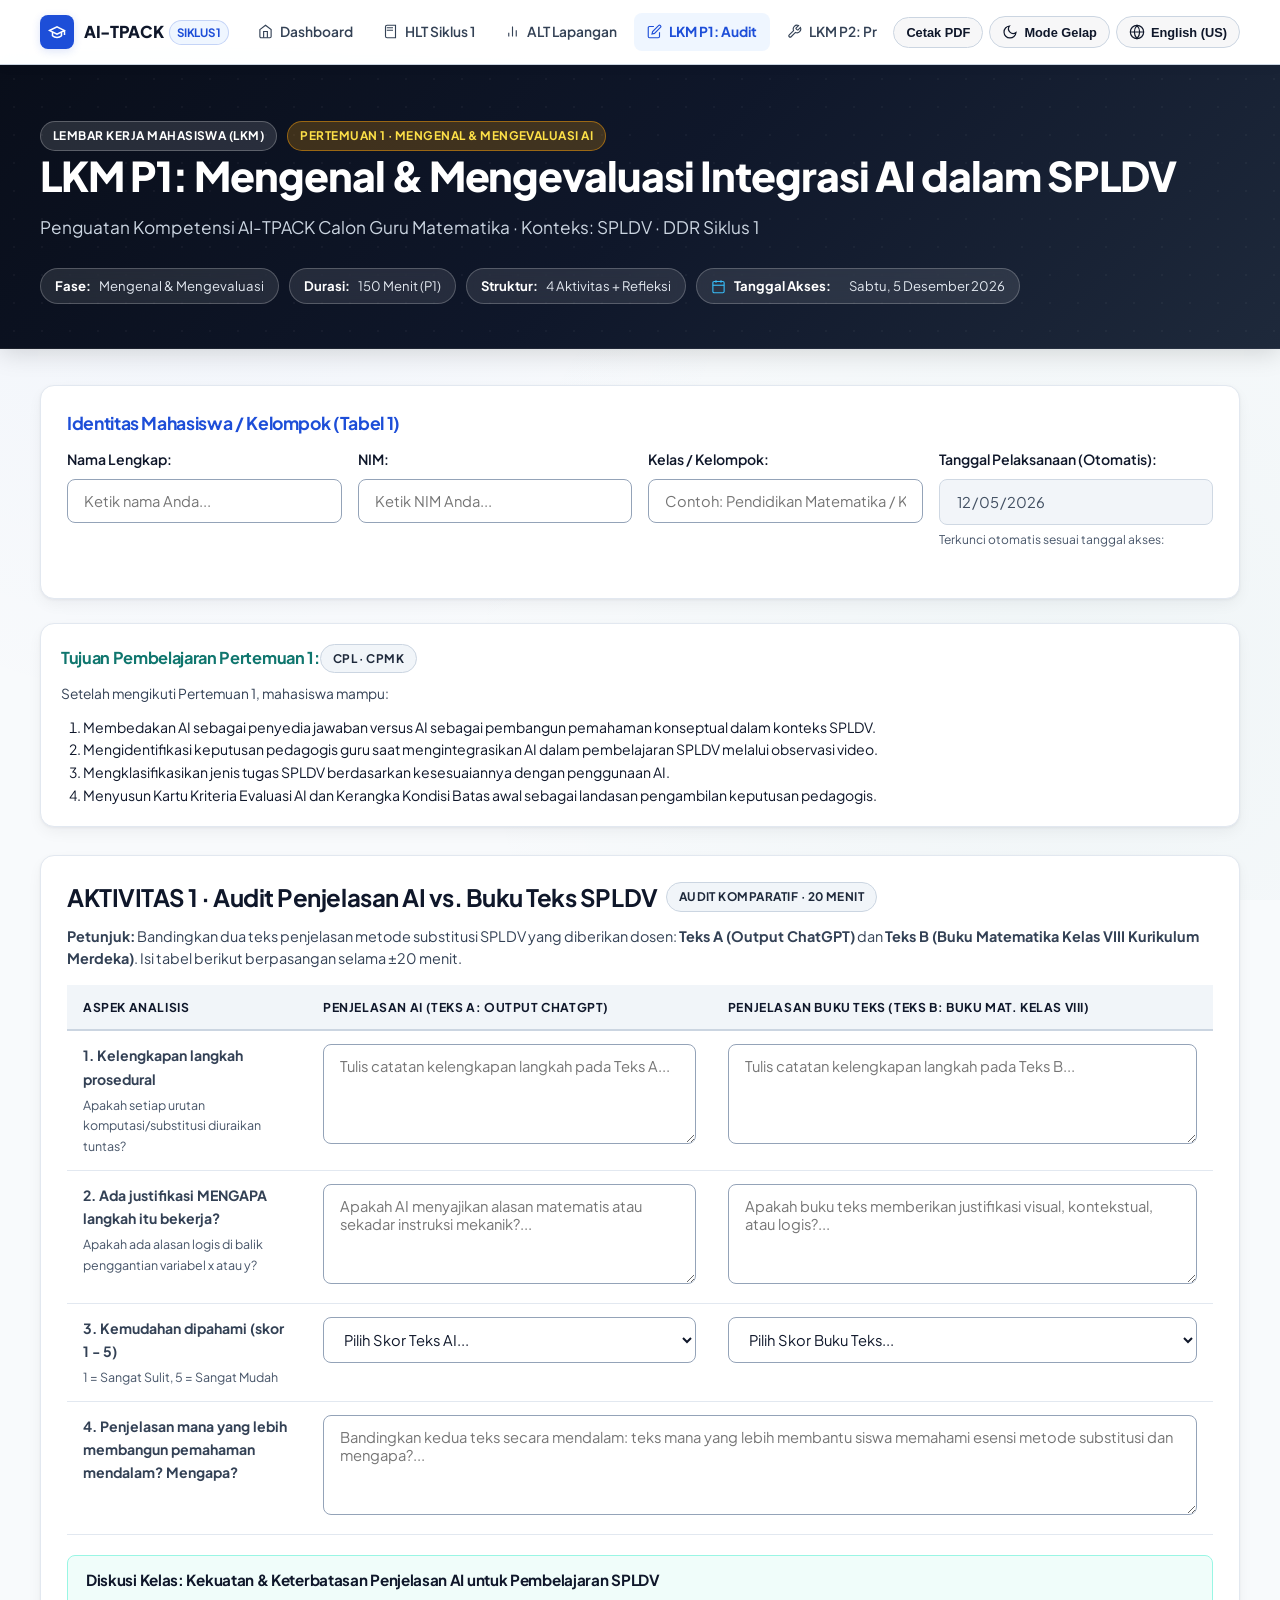
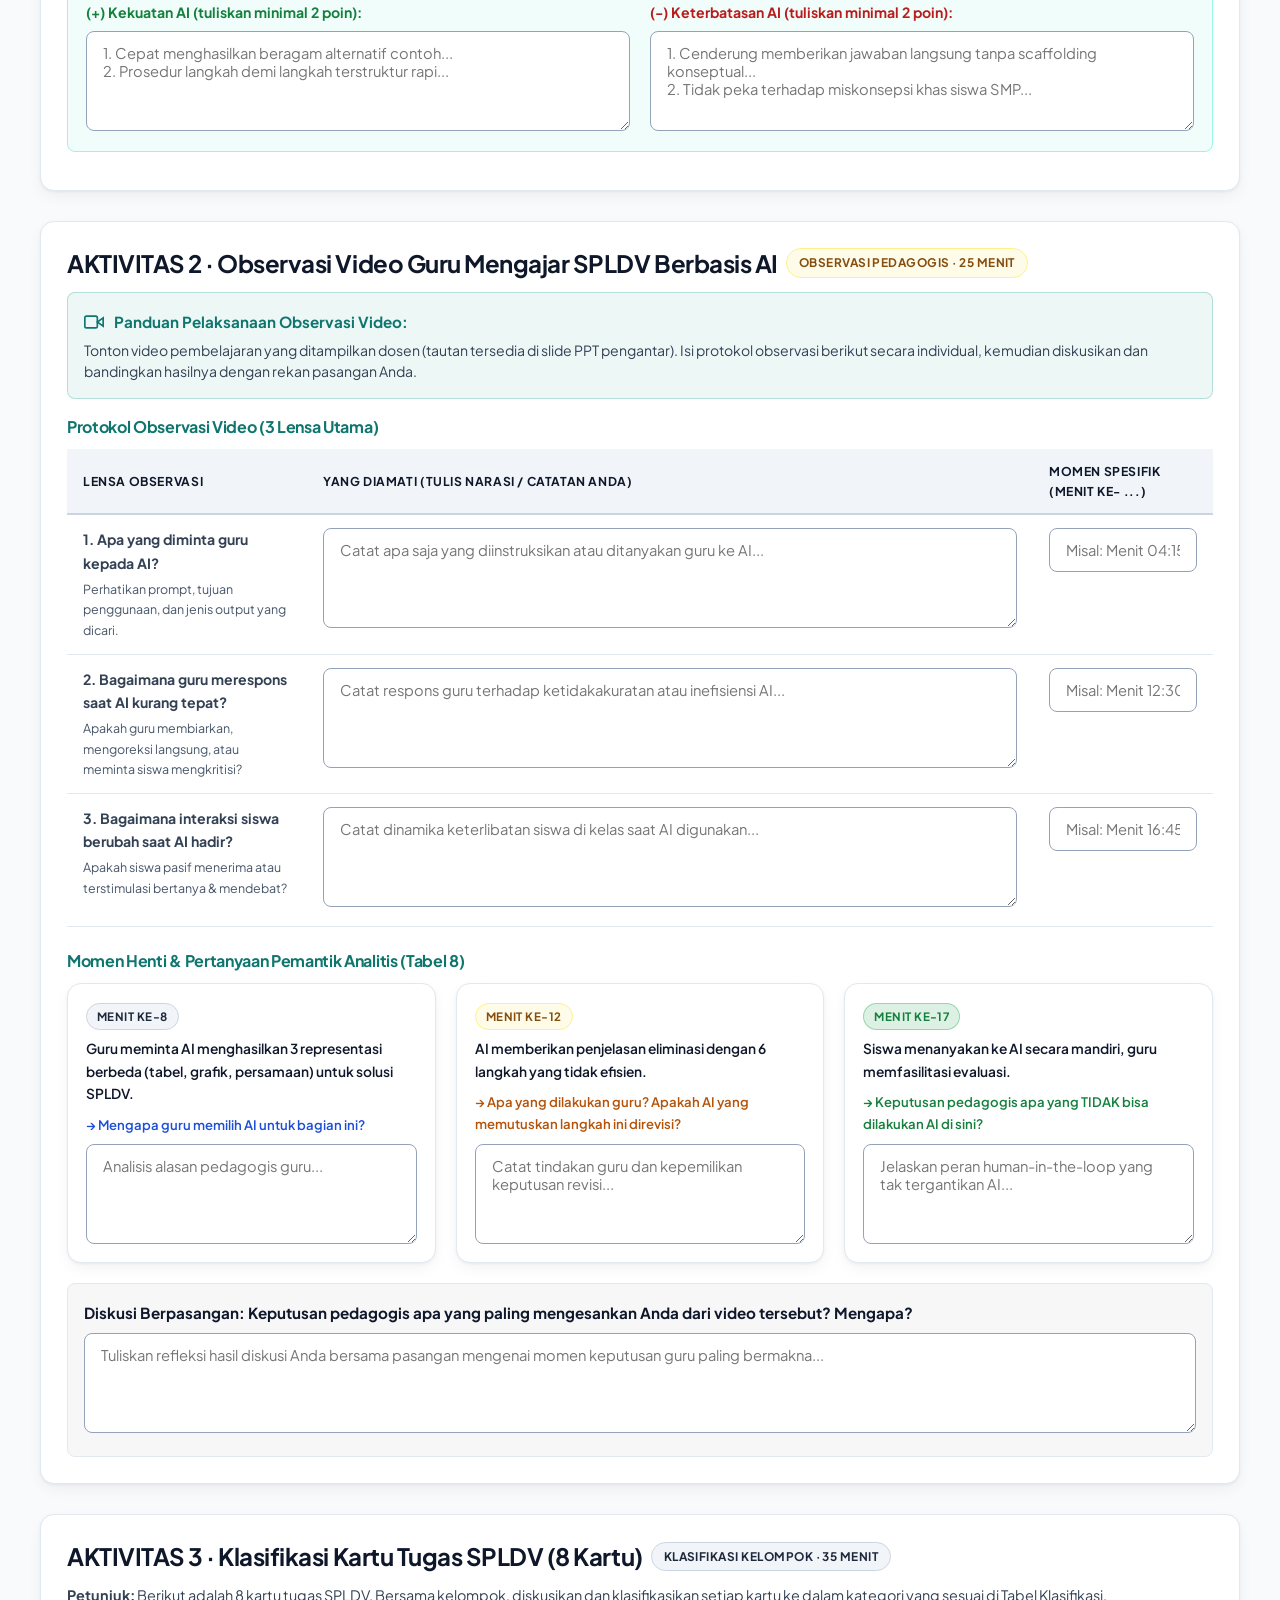
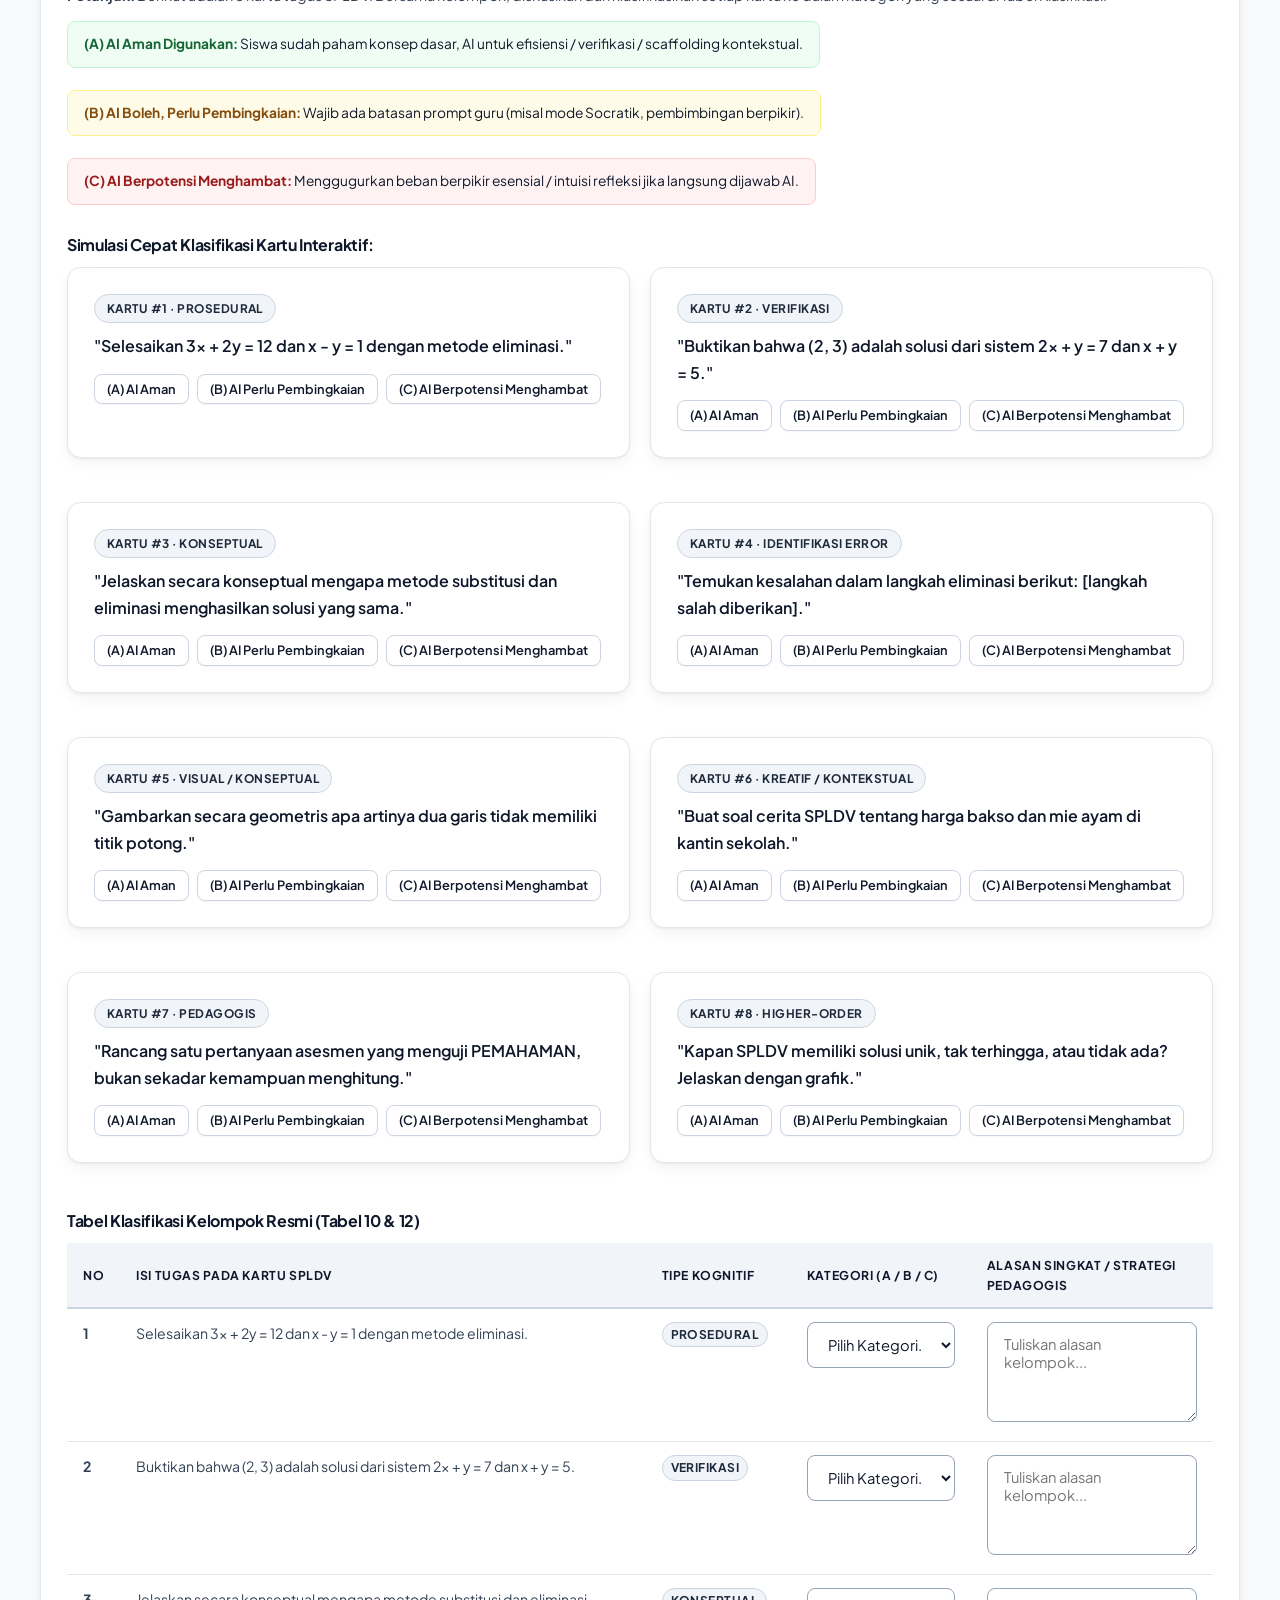
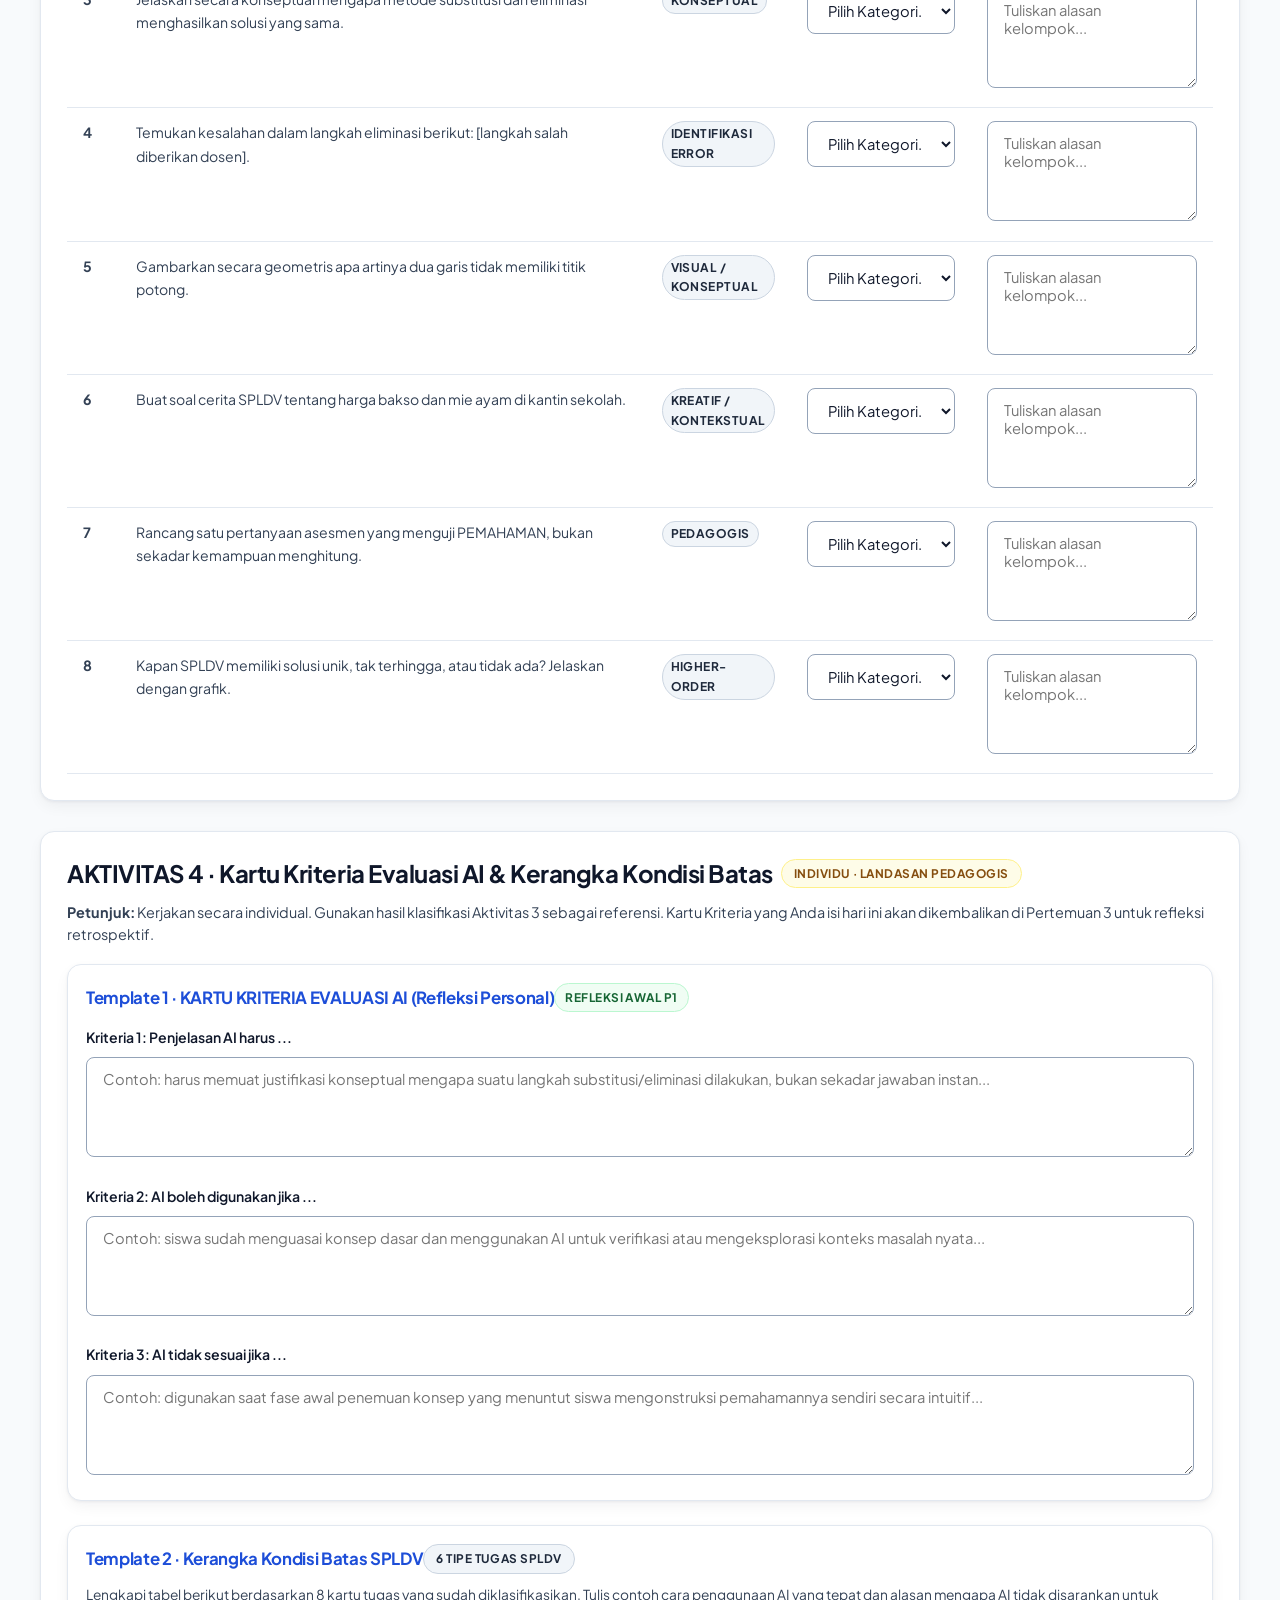
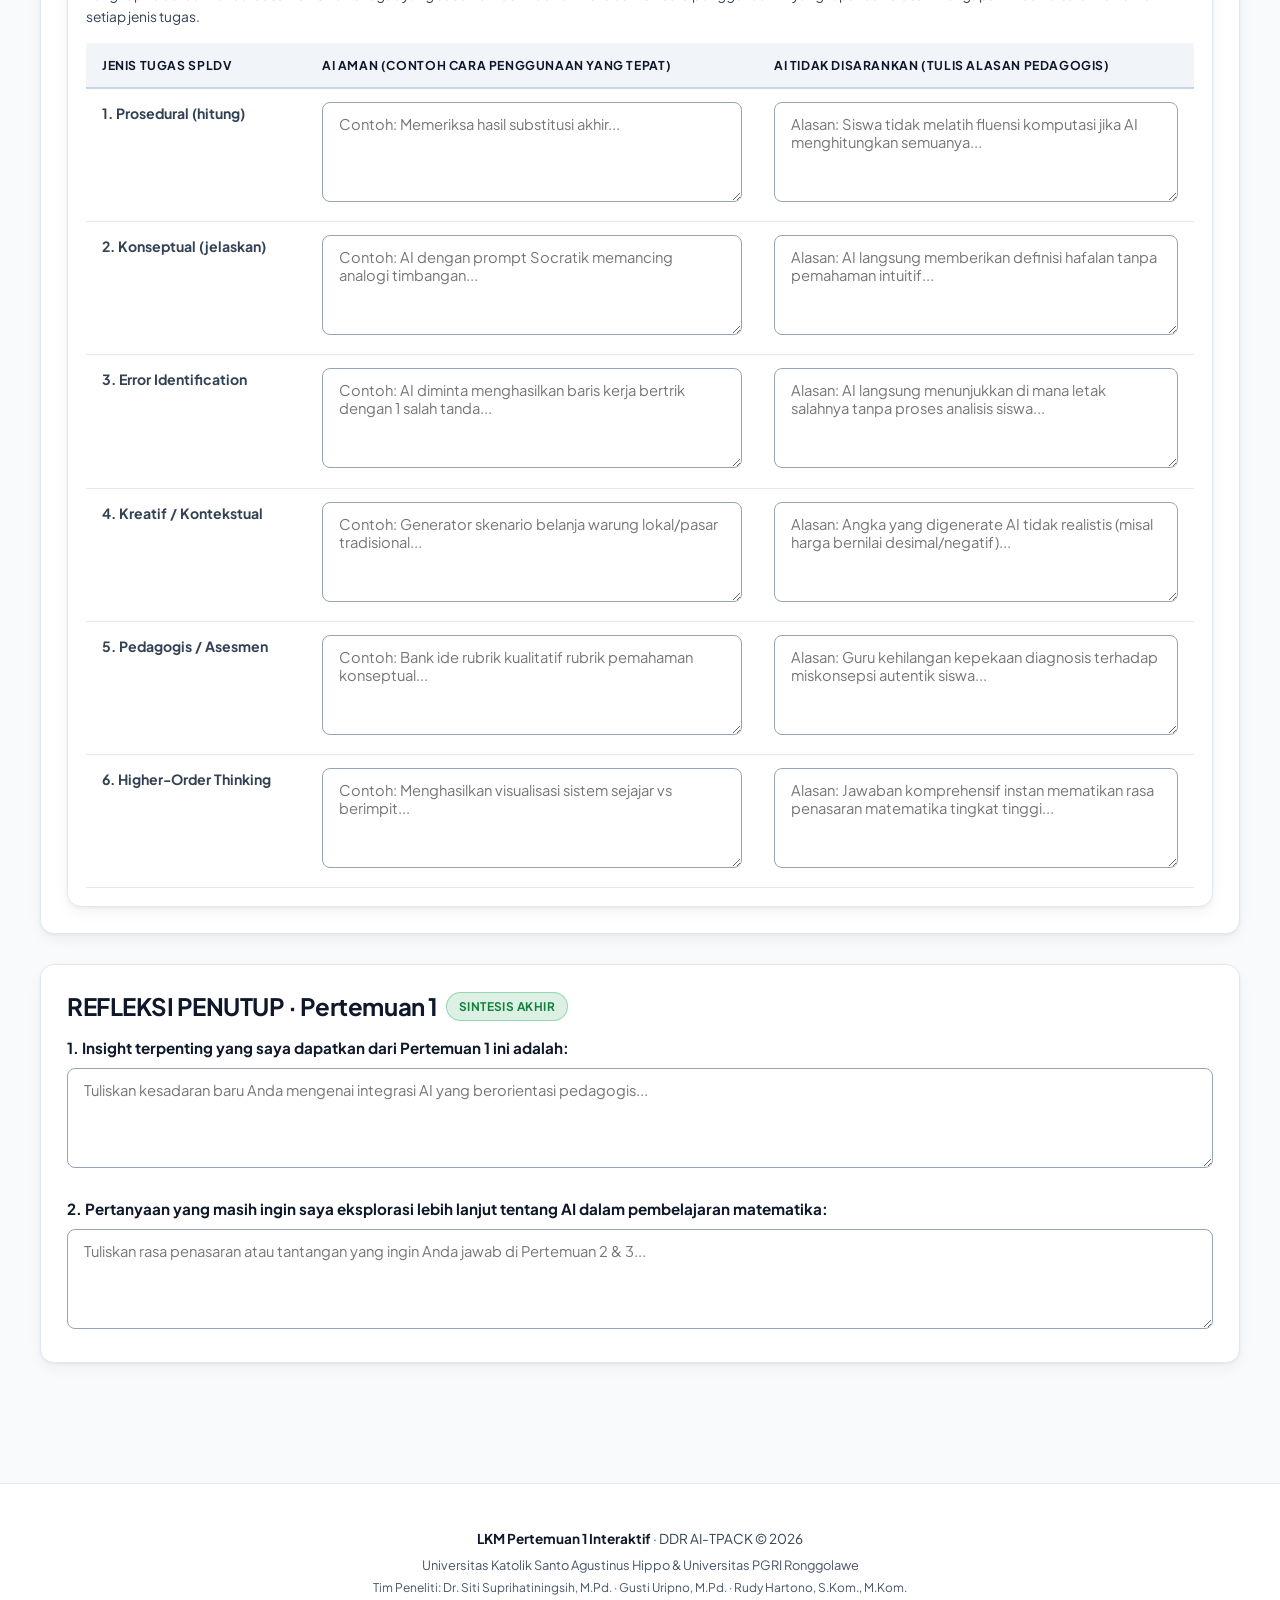
<file: LKM_P1_Interactive.html>
<!DOCTYPE html>
<html lang="id">
<head>
  <meta charset="UTF-8">
  <meta name="viewport" content="width=device-width, initial-scale=1.0">
  <title data-id="LKM P1 Interaktif — Audit, Observasi Video &amp; Klasifikasi AI-TPACK SPLDV" data-en="Interactive Worksheet 1 — AI Audit, Video Observation &amp; Classification">LKM P1 Interaktif — Audit, Observasi Video &amp; Klasifikasi AI-TPACK SPLDV</title>
  <meta name="description" content="Lembar Kerja Mahasiswa Pertemuan 1 Interaktif: Audit Penjelasan AI vs Buku Teks, Observasi Video Guru Berbasis AI, Game Klasifikasi 8 Kartu Tugas SPLDV, &amp; Kerangka Kondisi Batas.">
  <link rel="preconnect" href="https://fonts.googleapis.com">
  <link rel="preconnect" href="https://fonts.gstatic.com" crossorigin>
  <link href="https://fonts.googleapis.com/css2?family=Plus+Jakarta+Sans:wght@400;500;600;700;800&family=Inter:wght@400;500;600;700&family=Fira+Code:wght@400;600&display=swap" rel="stylesheet">
  <link rel="stylesheet" href="styles.css">
</head>
<body>

  <!-- UNIFIED STICKY SITE NAVBAR -->
  <header class="site-header">
    <div class="site-nav-container">
      <a href="index.html" class="nav-brand">
        <div class="brand-icon">
          <svg width="18" height="18" viewBox="0 0 24 24" fill="none" stroke="currentColor" stroke-width="2"><path d="M22 10v6M2 10l10-5 10 5-10 5z"/><path d="M6 12v5c3 3 9 3 12 0v-5"/></svg>
        </div>
        <div class="brand-text">
          <span>AI-TPACK</span>
          <span class="brand-tag">Siklus 1</span>
        </div>
      </a>

      <nav class="nav-menu" aria-label="Suite Navigation">
        <a href="index.html" class="nav-link">
          <svg width="15" height="15" viewBox="0 0 24 24" fill="none" stroke="currentColor" stroke-width="1.8"><path d="m3 9 9-7 9 7v11a2 2 0 0 1-2 2H5a2 2 0 0 1-2-2z"/><polyline points="9 22 9 12 15 12 15 22"/></svg>
          <span data-id="Dashboard" data-en="Dashboard">Dashboard</span>
        </a>
        <a href="HLT_Siklus1_Interactive.html" class="nav-link">
          <svg width="15" height="15" viewBox="0 0 24 24" fill="none" stroke="currentColor" stroke-width="1.8"><path d="M4 19.5v-15A2.5 2.5 0 0 1 6.5 2H20v20H6.5a2.5 2.5 0 0 1-2.5-2.5Z"/><path d="M6 6h10M6 10h10"/></svg>
          <span data-id="HLT Siklus 1" data-en="HLT Cycle 1">HLT Siklus 1</span>
        </a>
        <a href="ALT_Siklus1_Interactive.html" class="nav-link">
          <svg width="15" height="15" viewBox="0 0 24 24" fill="none" stroke="currentColor" stroke-width="1.8"><line x1="18" y1="20" x2="18" y2="10"/><line x1="12" y1="20" x2="12" y2="4"/><line x1="6" y1="20" x2="6" y2="14"/></svg>
          <span data-id="ALT Lapangan" data-en="Field ALT">ALT Lapangan</span>
        </a>
        <a href="LKM_P1_Interactive.html" class="nav-link active">
          <svg width="15" height="15" viewBox="0 0 24 24" fill="none" stroke="currentColor" stroke-width="1.8"><path d="M11 4H4a2 2 0 0 0-2 2v14a2 2 0 0 0 2 2h14a2 2 0 0 0 2-2v-7"/><path d="M18.5 2.5a2.121 2.121 0 0 1 3 3L12 15l-4 1 1-4 9.5-9.5z"/></svg>
          <span data-id="LKM P1: Audit" data-en="LKM P1: Audit">LKM P1: Audit</span>
        </a>
        <a href="LKM_P2_Interactive.html" class="nav-link">
          <svg width="15" height="15" viewBox="0 0 24 24" fill="none" stroke="currentColor" stroke-width="1.8"><path d="M14.7 6.3a1 1 0 0 0 0 1.4l1.6 1.6a1 1 0 0 0 1.4 0l3.77-3.77a6 6 0 0 1-7.94 7.94l-6.91 6.91a2.12 2.12 0 0 1-3-3l6.91-6.91a6 6 0 0 1 7.94-7.94l-3.76 3.76z"/></svg>
          <span data-id="LKM P2: Prompt" data-en="LKM P2: Prompt">LKM P2: Prompt</span>
        </a>
        <a href="Angket_Pre_Post_Test.html" class="nav-link">
          <svg width="15" height="15" viewBox="0 0 24 24" fill="none" stroke="currentColor" stroke-width="1.8"><path d="M9 11l3 3L22 4"/><path d="M21 12v7a2 2 0 0 1-2 2H5a2 2 0 0 1-2-2V5a2 2 0 0 1 2-2h11"/></svg>
          <span data-id="Angket Evaluasi" data-en="Evaluation Survey">Angket Evaluasi</span>
        </a>
      </nav>

      <div class="nav-actions">
        <button type="button" class="nav-action-btn" onclick="exportToPrint()" data-id="Cetak PDF" data-en="Print PDF" title="Print PDF">
          <svg width="15" height="15" viewBox="0 0 24 24" fill="none" stroke="currentColor" stroke-width="1.8"><polyline points="6 9 6 2 18 2 18 9"/><path d="M6 18H4a2 2 0 0 1-2-2v-5a2 2 0 0 1 2-2h16a2 2 0 0 1 2 2v5a2 2 0 0 1-2 2h-2"/><rect x="6" y="14" width="12" height="8"/></svg>
          <span>PDF</span>
        </button>
        <button type="button" class="btn-toggle-theme nav-action-btn" onclick="toggleTheme()" aria-label="Toggle Theme">
          <svg class="sun-icon" width="15" height="15" viewBox="0 0 24 24" fill="none" stroke="currentColor" stroke-width="1.8"><circle cx="12" cy="12" r="5"/><path d="M12 1v2M12 21v2M4.22 4.22l1.42 1.42M18.36 18.36l1.42 1.42M1 12h2M21 12h2M4.22 19.78l1.42-1.42M18.36 5.64l1.42-1.42"/></svg>
          <span>Mode Terang</span>
        </button>
        <button type="button" class="btn-toggle-lang nav-action-btn" onclick="toggleLanguage()" aria-label="Toggle Language">
          <svg width="15" height="15" viewBox="0 0 24 24" fill="none" stroke="currentColor" stroke-width="1.8"><circle cx="12" cy="12" r="10"/><path d="M2 12h20M12 2a15.3 15.3 0 0 1 4 10 15.3 15.3 0 0 1-4 10 15.3 15.3 0 0 1-4-10 15.3 15.3 0 0 1 4-10z"/></svg>
          <span>English</span>
        </button>
      </div>
    </div>
  </header>

  <!-- HERO EXECUTIVE HEADER -->
  <header class="hero-header">
    <div class="hero-content">
      <div style="display:flex; gap:10px; flex-wrap:wrap;">
        <span class="badge-tag" data-id="Lembar Kerja Mahasiswa (LKM)" data-en="Student Worksheet (LKM)">Lembar Kerja Mahasiswa (LKM)</span>
        <span class="badge-tag gold" data-id="Pertemuan 1 &middot; Mengenal &amp; Mengevaluasi AI" data-en="Session 1 &middot; Exploring &amp; Evaluating AI">Pertemuan 1 &middot; Mengenal &amp; Mengevaluasi AI</span>
      </div>
      <h1 class="gradient-text" data-id="LKM P1: Mengenal &amp; Mengevaluasi Integrasi AI dalam SPLDV" data-en="Worksheet 1: Exploring &amp; Evaluating AI Integration in SPLDV">LKM P1: Mengenal &amp; Mengevaluasi Integrasi AI dalam SPLDV</h1>
      <p class="hero-sub" data-id="Penguatan Kompetensi AI-TPACK Calon Guru Matematika &middot; Konteks: SPLDV &middot; DDR Siklus 1" data-en="Strengthening AI-TPACK Competence of Pre-Service Mathematics Teachers &middot; SPLDV Context &middot; DDR Cycle 1">
        Penguatan Kompetensi AI-TPACK Calon Guru Matematika &middot; Konteks: SPLDV &middot; DDR Siklus 1
      </p>
      <div class="meta-pills" style="margin-top:14px;">
        <div class="meta-pill" data-id="<strong>Fase:</strong> Mengenal &amp; Mengevaluasi" data-en="<strong>Phase:</strong> Exploring &amp; Evaluating"><strong>Fase:</strong> Mengenal &amp; Mengevaluasi</div>
        <div class="meta-pill" data-id="<strong>Durasi:</strong> 150 Menit (P1)" data-en="<strong>Duration:</strong> 150 Mins (P1)"><strong>Durasi:</strong> 150 Menit (P1)</div>
        <div class="meta-pill" data-id="<strong>Struktur:</strong> 4 Aktivitas + Refleksi" data-en="<strong>Structure:</strong> 4 Activities + Reflection"><strong>Struktur:</strong> 4 Aktivitas + Refleksi</div>
        <div class="meta-pill"><svg width="15" height="15" viewBox="0 0 24 24" fill="none" stroke="currentColor" stroke-width="1.8"><rect x="3" y="4" width="18" height="18" rx="2" ry="2"/><line x1="16" y1="2" x2="16" y2="6"/><line x1="8" y1="2" x2="8" y2="6"/><line x1="3" y1="10" x2="21" y2="10"/></svg> <strong data-id="Tanggal Akses:" data-en="Access Date:">Tanggal Akses:</strong>&nbsp;<span class="realtime-date-text"></span></div>
      </div>
    </div>
  </header>

  <!-- MAIN CONTAINER -->
  <main class="container">

    <form id="lkm_p1_form" class="autosave-form">

      <!-- GENERAL USER METADATA HEADER CARD (TABLE 1 DOCX) -->
      <section style="margin-bottom: 24px;">
        <div class="card card-primary">
          <h3 style="font-size:1.1rem; margin-bottom:14px; color:var(--primary);" data-id="Identitas Mahasiswa / Kelompok (Tabel 1)" data-en="Student / Group Identity (Table 1)">Identitas Mahasiswa / Kelompok (Tabel 1)</h3>
          <div class="grid-4">
            <div class="form-group">
              <label class="form-label" for="user_nama" data-id="Nama Lengkap:" data-en="Full Name:">Nama Lengkap:</label>
              <input type="text" id="user_nama" name="user_nama" class="form-control" placeholder="Ketik nama Anda..." data-id="Ketik nama Anda..." data-en="Enter your full name...">
            </div>
            <div class="form-group">
              <label class="form-label" for="user_nim" data-id="NIM:" data-en="Student ID (NIM):">NIM:</label>
              <input type="text" id="user_nim" name="user_nim" class="form-control" placeholder="Ketik NIM Anda..." data-id="Ketik NIM Anda..." data-en="Enter your Student ID...">
            </div>
            <div class="form-group">
              <label class="form-label" for="user_kelompok" data-id="Kelas / Kelompok:" data-en="Class / Group:">Kelas / Kelompok:</label>
              <input type="text" id="user_kelompok" name="user_kelompok" class="form-control" placeholder="Contoh: Pendidikan Matematika / Kelompok 2" data-id="Contoh: Pendidikan Matematika / Kelompok 2" data-en="e.g.: Math Education / Group 2">
            </div>
            <div class="form-group">
              <label class="form-label" for="user_tanggal" data-id="Tanggal Pelaksanaan (Otomatis):" data-en="Implementation Date (Automatic):">Tanggal Pelaksanaan (Otomatis):</label>
              <input type="date" id="user_tanggal" name="user_tanggal" class="form-control" readonly tabindex="-1" readonly tabindex="-1">
              <small style="color:var(--text-dim); font-size:0.75rem; display:inline-flex; align-items:center; gap:4px; margin-top:4px;" data-id="Terkunci otomatis sesuai tanggal akses: " data-en="Locked automatically to access date: "><svg width="12" height="12" viewBox="0 0 24 24" fill="none" stroke="currentColor" stroke-width="2"><rect x="3" y="11" width="18" height="11" rx="2" ry="2"/><path d="M7 11V7a5 5 0 0 1 10 0v4"/></svg> Terkunci otomatis sesuai tanggal akses: <strong class="realtime-date-text" style="color:var(--primary);"></strong></small>
            </div>
          </div>
        </div>
      </section>

      <!-- LEARNING OBJECTIVES (TABLE 2 DOCX) -->
      <section style="margin-bottom: 28px;">
        <div class="card card-secondary" style="padding:20px;">
          <div style="display:flex; justify-space-between; align-items:center; margin-bottom:10px;">
            <h4 style="color:var(--secondary); font-size:1.02rem;" data-id="Tujuan Pembelajaran Pertemuan 1:" data-en="Session 1 Learning Objectives:">Tujuan Pembelajaran Pertemuan 1:</h4>
            <span class="badge-tag" data-id="CPL &middot; CPMK" data-en="Outcomes &middot; CPMK">CPL &middot; CPMK</span>
          </div>
          <p style="font-size:0.86rem; color:var(--text-muted); margin-bottom:10px;" data-id="Setelah mengikuti Pertemuan 1, mahasiswa mampu:" data-en="After completing Session 1, pre-service teachers will be able to:">
            Setelah mengikuti Pertemuan 1, mahasiswa mampu:
          </p>
          <ol style="color:var(--text-main); font-size:0.88rem; margin-left:22px; line-height:1.6;">
            <li data-id="Membedakan AI sebagai penyedia jawaban versus AI sebagai pembangun pemahaman konseptual dalam konteks SPLDV." data-en="Distinguish AI as an answer provider versus AI as a conceptual understanding builder in SPLDV context.">Membedakan AI sebagai penyedia jawaban versus AI sebagai pembangun pemahaman konseptual dalam konteks SPLDV.</li>
            <li data-id="Mengidentifikasi keputusan pedagogis guru saat mengintegrasikan AI dalam pembelajaran SPLDV melalui observasi video." data-en="Identify teacher pedagogical decisions when integrating AI into SPLDV instruction through video observation.">Mengidentifikasi keputusan pedagogis guru saat mengintegrasikan AI dalam pembelajaran SPLDV melalui observasi video.</li>
            <li data-id="Mengklasifikasikan jenis tugas SPLDV berdasarkan kesesuaiannya dengan penggunaan AI." data-en="Classify SPLDV task card types based on their suitability for AI utilization.">Mengklasifikasikan jenis tugas SPLDV berdasarkan kesesuaiannya dengan penggunaan AI.</li>
            <li data-id="Menyusun Kartu Kriteria Evaluasi AI dan Kerangka Kondisi Batas awal sebagai landasan pengambilan keputusan pedagogis." data-en="Develop an initial AI Evaluation Criteria Card and Boundary Framework as a foundation for pedagogical decision-making.">Menyusun Kartu Kriteria Evaluasi AI dan Kerangka Kondisi Batas awal sebagai landasan pengambilan keputusan pedagogis.</li>
          </ol>
        </div>
      </section>

      <!-- AKTIVITAS 1: AUDIT PENJELASAN AI VS BUKU TEKS -->
      <section style="margin-bottom: 30px;">
        <div class="card card-primary">
          <div style="display:flex; justify-space-between; align-items:center; margin-bottom:14px; flex-wrap:wrap; gap:8px;">
            <h2 data-id="AKTIVITAS 1 &middot; Audit Penjelasan AI vs. Buku Teks SPLDV" data-en="ACTIVITY 1 &middot; AI Explanation vs. Textbook Audit">AKTIVITAS 1 &middot; Audit Penjelasan AI vs. Buku Teks SPLDV</h2>
            <span class="badge-tag" data-id="Audit Komparatif &middot; 20 Menit" data-en="Comparative Audit &middot; 20 Mins">Audit Komparatif &middot; 20 Menit</span>
          </div>
          <p style="color:var(--text-muted); font-size:0.9rem; margin-bottom:16px; line-height:1.5;" data-id="<strong>Petunjuk:</strong> Bandingkan dua teks penjelasan metode substitusi SPLDV yang diberikan dosen: <strong>Teks A (Output ChatGPT)</strong> dan <strong>Teks B (Buku Matematika Kelas VIII Kurikulum Merdeka)</strong>. Isi tabel berikut berpasangan selama &plusmn;20 menit." data-en="<strong>Instructions:</strong> Compare two explanatory texts on the SPLDV substitution method provided by the instructor: <strong>Text A (ChatGPT Output)</strong> and <strong>Text B (Merdeka Curriculum Grade VIII Math Textbook)</strong>. Complete the following table in pairs for &plusmn;20 minutes.">
            <strong>Petunjuk:</strong> Bandingkan dua teks penjelasan metode substitusi SPLDV yang diberikan dosen: <strong>Teks A (Output ChatGPT)</strong> dan <strong>Teks B (Buku Matematika Kelas VIII Kurikulum Merdeka)</strong>. Isi tabel berikut berpasangan selama &plusmn;20 menit.
          </p>

          <div style="overflow-x:auto; margin-bottom:20px;">
            <table class="data-table">
              <thead>
                <tr>
                  <th style="width:240px;" data-id="Aspek Analisis" data-en="Analysis Aspect">Aspek Analisis</th>
                  <th data-id="Penjelasan AI (Teks A: Output ChatGPT)" data-en="AI Explanation (Text A: ChatGPT Output)">Penjelasan AI (Teks A: Output ChatGPT)</th>
                  <th data-id="Penjelasan Buku Teks (Teks B: Buku Mat. Kelas VIII)" data-en="Textbook Explanation (Text B: Grade VIII Math Textbook)">Penjelasan Buku Teks (Teks B: Buku Mat. Kelas VIII)</th>
                </tr>
              </thead>
              <tbody>
                <tr>
                  <td>
                    <strong data-id="1. Kelengkapan langkah prosedural" data-en="1. Completeness of procedural steps">1. Kelengkapan langkah prosedural</strong>
                    <div style="font-size:0.78rem; color:var(--text-dim); margin-top:4px;" data-id="Apakah setiap urutan komputasi/substitusi diuraikan tuntas?" data-en="Is each computational/substitution step thoroughly elaborated?">Apakah setiap urutan komputasi/substitusi diuraikan tuntas?</div>
                  </td>
                  <td><textarea name="audit_a1" rows="2" class="form-control" placeholder="Tulis catatan kelengkapan langkah pada Teks A..." data-id="Tulis catatan kelengkapan langkah pada Teks A..." data-en="Note procedural completeness in Text A..."></textarea></td>
                  <td><textarea name="audit_b1" rows="2" class="form-control" placeholder="Tulis catatan kelengkapan langkah pada Teks B..." data-id="Tulis catatan kelengkapan langkah pada Teks B..." data-en="Note procedural completeness in Text B..."></textarea></td>
                </tr>
                <tr>
                  <td>
                    <strong data-id="2. Ada justifikasi MENGAPA langkah itu bekerja?" data-en="2. Is there justification WHY the step works?">2. Ada justifikasi MENGAPA langkah itu bekerja?</strong>
                    <div style="font-size:0.78rem; color:var(--text-dim); margin-top:4px;" data-id="Apakah ada alasan logis di balik penggantian variabel x atau y?" data-en="Is there logical reasoning behind substituting variables x or y?">Apakah ada alasan logis di balik penggantian variabel x atau y?</div>
                  </td>
                  <td><textarea name="audit_a2" rows="2" class="form-control" placeholder="Apakah AI menyajikan alasan matematis atau sekadar instruksi mekanik?..." data-id="Apakah AI menyajikan alasan matematis atau sekadar instruksi mekanik?..." data-en="Does AI present mathematical rationale or mere mechanical instructions?..."></textarea></td>
                  <td><textarea name="audit_b2" rows="2" class="form-control" placeholder="Apakah buku teks memberikan justifikasi visual, kontekstual, atau logis?..." data-id="Apakah buku teks memberikan justifikasi visual, kontekstual, atau logis?..." data-en="Does the textbook provide visual, contextual, or logical justification?..."></textarea></td>
                </tr>
                <tr>
                  <td>
                    <strong data-id="3. Kemudahan dipahami (skor 1 - 5)" data-en="3. Ease of understanding (score 1 - 5)">3. Kemudahan dipahami (skor 1 - 5)</strong>
                    <div style="font-size:0.78rem; color:var(--text-dim); margin-top:4px;" data-id="1 = Sangat Sulit, 5 = Sangat Mudah" data-en="1 = Very Difficult, 5 = Very Easy">1 = Sangat Sulit, 5 = Sangat Mudah</div>
                  </td>
                  <td>
                    <select name="audit_a3_skor" class="form-select">
                      <option value="" data-id="Pilih Skor Teks AI..." data-en="Select AI Score...">Pilih Skor Teks AI...</option>
                      <option value="1">1 - Sangat Sulit Dipahami</option>
                      <option value="2">2 - Cukup Sulit</option>
                      <option value="3">3 - Sedang / Netral</option>
                      <option value="4">4 - Mudah Dipahami</option>
                      <option value="5">5 - Sangat Jelas &amp; Runtut</option>
                    </select>
                  </td>
                  <td>
                    <select name="audit_b3_skor" class="form-select">
                      <option value="" data-id="Pilih Skor Buku Teks..." data-en="Select Textbook Score...">Pilih Skor Buku Teks...</option>
                      <option value="1">1 - Sangat Sulit Dipahami</option>
                      <option value="2">2 - Cukup Sulit</option>
                      <option value="3">3 - Sedang / Netral</option>
                      <option value="4">4 - Mudah Dipahami</option>
                      <option value="5">5 - Sangat Jelas &amp; Runtut</option>
                    </select>
                  </td>
                </tr>
                <tr>
                  <td>
                    <strong data-id="4. Penjelasan mana yang lebih membangun pemahaman mendalam? Mengapa?" data-en="4. Which explanation builds deeper understanding? Why?">4. Penjelasan mana yang lebih membangun pemahaman mendalam? Mengapa?</strong>
                  </td>
                  <td colspan="2">
                    <textarea name="audit_kesimpulan" rows="3" class="form-control" placeholder="Bandingkan kedua teks secara mendalam: teks mana yang lebih membantu siswa memahami esensi metode substitusi dan mengapa?..." data-id="Bandingkan kedua teks secara mendalam: teks mana yang lebih membantu siswa memahami esensi metode substitusi dan mengapa?..." data-en="Compare both texts deeply: which one better fosters students' grasp of substitution essence and why?..."></textarea>
                  </td>
                </tr>
              </tbody>
            </table>
          </div>

          <!-- DISKUSI KELAS: KEKUATAN & KETERBATASAN AI -->
          <div class="callout-box callout-secondary">
            <h4 style="font-size:0.95rem; margin-bottom:12px; color:var(--heading-color);" data-id="Diskusi Kelas: Kekuatan &amp; Keterbatasan Penjelasan AI untuk Pembelajaran SPLDV" data-en="Class Discussion: Strengths &amp; Limitations of AI Explanation for SPLDV Instruction">Diskusi Kelas: Kekuatan &amp; Keterbatasan Penjelasan AI untuk Pembelajaran SPLDV</h4>
            <div class="grid-2">
              <div class="form-group" style="margin-bottom:0;">
                <label class="form-label" style="color:var(--green); font-weight:700;" data-id="(+) Kekuatan AI (tuliskan minimal 2 poin):" data-en="(+) AI Strengths (write at least 2 points):">
                  (+) Kekuatan AI (tuliskan minimal 2 poin):
                </label>
                <textarea name="kekuatan_ai" rows="3" class="form-control" placeholder="1. Cepat menghasilkan beragam alternatif contoh...&#10;2. Prosedur langkah demi langkah terstruktur rapi..." data-id="1. Cepat menghasilkan beragam alternatif contoh...&#10;2. Prosedur langkah demi langkah terstruktur rapi..." data-en="1. Rapidly generates diverse alternative examples...&#10;2. Step-by-step procedures are neatly structured..."></textarea>
              </div>
              <div class="form-group" style="margin-bottom:0;">
                <label class="form-label" style="color:var(--red); font-weight:700;" data-id="(-) Keterbatasan AI (tuliskan minimal 2 poin):" data-en="(-) AI Limitations (write at least 2 points):">
                  (-) Keterbatasan AI (tuliskan minimal 2 poin):
                </label>
                <textarea name="keterbatasan_ai" rows="3" class="form-control" placeholder="1. Cenderung memberikan jawaban langsung tanpa scaffolding konseptual...&#10;2. Tidak peka terhadap miskonsepsi khas siswa SMP..." data-id="1. Cenderung memberikan jawaban langsung tanpa scaffolding konseptual...&#10;2. Tidak peka terhadap miskonsepsi khas siswa SMP..." data-en="1. Tends to output direct answers without conceptual scaffolding...&#10;2. Lacks sensitivity to typical middle-school student misconceptions..."></textarea>
              </div>
            </div>
          </div>

        </div>
      </section>

      <!-- AKTIVITAS 2: OBSERVASI VIDEO GURU MENGAJAR SPLDV BERBASIS AI (SESUAI DOKUMEN RESMI) -->
      <section style="margin-bottom: 30px;">
        <div class="card card-secondary">
          <div style="display:flex; justify-space-between; align-items:center; margin-bottom:14px; flex-wrap:wrap; gap:8px;">
            <h2 data-id="AKTIVITAS 2 &middot; Observasi Video Guru Mengajar SPLDV Berbasis AI" data-en="ACTIVITY 2 &middot; Video Observation: Teacher Facilitating AI-Based SPLDV">AKTIVITAS 2 &middot; Observasi Video Guru Mengajar SPLDV Berbasis AI</h2>
            <span class="badge-tag gold" data-id="Observasi Pedagogis &middot; 25 Menit" data-en="Pedagogical Observation &middot; 25 Mins">Observasi Pedagogis &middot; 25 Menit</span>
          </div>

          <!-- VIDEO BANNER HELPER -->
          <div style="padding:16px; background:rgba(13, 148, 136, 0.08); border:1px solid rgba(13, 148, 136, 0.25); border-radius:var(--radius-sm); margin-bottom:18px;">
            <div style="display:flex; align-items:center; gap:10px; margin-bottom:6px;">
              <svg width="20" height="20" viewBox="0 0 24 24" fill="none" stroke="var(--secondary)" stroke-width="2"><polygon points="23 7 16 12 23 17 23 7"/><rect x="1" y="5" width="15" height="14" rx="2" ry="2"/></svg>
              <strong style="color:var(--secondary); font-size:0.95rem;" data-id="Panduan Pelaksanaan Observasi Video:" data-en="Video Observation Guidance:">Panduan Pelaksanaan Observasi Video:</strong>
            </div>
            <p style="font-size:0.88rem; color:var(--text-muted); line-height:1.5;" data-id="Tonton video pembelajaran yang ditampilkan dosen (tautan tersedia di slide PPT pengantar). Isi protokol observasi berikut secara individual, kemudian diskusikan dan bandingkan hasilnya dengan rekan pasangan Anda." data-en="Watch the teaching video presented by the lecturer (link available in introductory PPT slides). Fill out the following observation protocol individually, then discuss and compare findings with your partner.">
              Tonton video pembelajaran yang ditampilkan dosen (tautan tersedia di slide PPT pengantar). Isi protokol observasi berikut secara individual, kemudian diskusikan dan bandingkan hasilnya dengan rekan pasangan Anda.
            </p>
          </div>

          <!-- PROTOKOL OBSERVASI (TABEL 7 DOCX) -->
          <h4 style="font-size:1rem; margin-bottom:12px; color:var(--secondary);" data-id="Protokol Observasi Video (3 Lensa Utama)" data-en="Video Observation Protocol (3 Core Lenses)">Protokol Observasi Video (3 Lensa Utama)</h4>
          <div style="overflow-x:auto; margin-bottom:24px;">
            <table class="data-table">
              <thead>
                <tr>
                  <th style="width:240px;" data-id="Lensa Observasi" data-en="Observation Lens">Lensa Observasi</th>
                  <th data-id="Yang Diamati (tulis narasi / catatan Anda)" data-en="Observed Phenomenon (write your narrative / notes)">Yang Diamati (tulis narasi / catatan Anda)</th>
                  <th style="width:180px;" data-id="Momen Spesifik (menit ke- ...)" data-en="Specific Moment (minute ...)">Momen Spesifik (menit ke- ...)</th>
                </tr>
              </thead>
              <tbody>
                <tr>
                  <td>
                    <strong data-id="1. Apa yang diminta guru kepada AI?" data-en="1. What did the teacher prompt the AI to do?">1. Apa yang diminta guru kepada AI?</strong>
                    <div style="font-size:0.78rem; color:var(--text-dim); margin-top:4px;" data-id="Perhatikan prompt, tujuan penggunaan, dan jenis output yang dicari." data-en="Notice the prompt formulation, intent, and output sought.">Perhatikan prompt, tujuan penggunaan, dan jenis output yang dicari.</div>
                  </td>
                  <td>
                    <textarea name="obs_lensa1_narasi" rows="2" class="form-control" placeholder="Catat apa saja yang diinstruksikan atau ditanyakan guru ke AI..." data-id="Catat apa saja yang diinstruksikan atau ditanyakan guru ke AI..." data-en="Note what the teacher instructed or asked the AI..."></textarea>
                  </td>
                  <td>
                    <input type="text" name="obs_lensa1_menit" class="form-control" placeholder="Misal: Menit 04:15" data-id="Misal: Menit 04:15" data-en="e.g.: Min 04:15">
                  </td>
                </tr>
                <tr>
                  <td>
                    <strong data-id="2. Bagaimana guru merespons saat AI kurang tepat?" data-en="2. How did the teacher respond when AI was inaccurate?">2. Bagaimana guru merespons saat AI kurang tepat?</strong>
                    <div style="font-size:0.78rem; color:var(--text-dim); margin-top:4px;" data-id="Apakah guru membiarkan, mengoreksi langsung, atau meminta siswa mengkritisi?" data-en="Did the teacher ignore, directly correct, or ask students to critique?">Apakah guru membiarkan, mengoreksi langsung, atau meminta siswa mengkritisi?</div>
                  </td>
                  <td>
                    <textarea name="obs_lensa2_narasi" rows="2" class="form-control" placeholder="Catat respons guru terhadap ketidakakuratan atau inefisiensi AI..." data-id="Catat respons guru terhadap ketidakakuratan atau inefisiensi AI..." data-en="Note teacher response to AI inaccuracy or inefficiency..."></textarea>
                  </td>
                  <td>
                    <input type="text" name="obs_lensa2_menit" class="form-control" placeholder="Misal: Menit 12:30" data-id="Misal: Menit 12:30" data-en="e.g.: Min 12:30">
                  </td>
                </tr>
                <tr>
                  <td>
                    <strong data-id="3. Bagaimana interaksi siswa berubah saat AI hadir?" data-en="3. How did student interactions change with AI present?">3. Bagaimana interaksi siswa berubah saat AI hadir?</strong>
                    <div style="font-size:0.78rem; color:var(--text-dim); margin-top:4px;" data-id="Apakah siswa pasif menerima atau terstimulasi bertanya &amp; mendebat?" data-en="Did students passively accept or get stimulated to question &amp; debate?">Apakah siswa pasif menerima atau terstimulasi bertanya &amp; mendebat?</div>
                  </td>
                  <td>
                    <textarea name="obs_lensa3_narasi" rows="2" class="form-control" placeholder="Catat dinamika keterlibatan siswa di kelas saat AI digunakan..." data-id="Catat dinamika keterlibatan siswa di kelas saat AI digunakan..." data-en="Note classroom engagement dynamics with AI..."></textarea>
                  </td>
                  <td>
                    <input type="text" name="obs_lensa3_menit" class="form-control" placeholder="Misal: Menit 16:45" data-id="Misal: Menit 16:45" data-en="e.g.: Min 16:45">
                  </td>
                </tr>
              </tbody>
            </table>
          </div>

          <!-- MOMEN HENTI & PERTANYAAN PEMANTIK (TABEL 8 DOCX) -->
          <h4 style="font-size:1rem; margin-bottom:12px; color:var(--secondary);" data-id="Momen Henti &amp; Pertanyaan Pemantik Analitis (Tabel 8)" data-en="Pause Moments &amp; Analytical Prompt Questions (Table 8)">Momen Henti &amp; Pertanyaan Pemantik Analitis (Tabel 8)</h4>
          <div class="grid-3" style="margin-bottom:20px;">
            
            <!-- Momen 1 -->
            <div class="mini-card" style="display:flex; flex-direction:column; justify-content:space-between;">
              <div>
                <span class="badge-tag" style="font-size:0.72rem; padding:3px 10px; margin-bottom:8px;">Menit ke-8</span>
                <p style="font-size:0.86rem; font-weight:600; color:var(--heading-color); margin-bottom:8px;" data-id="Guru meminta AI menghasilkan 3 representasi berbeda (tabel, grafik, persamaan) untuk solusi SPLDV." data-en="Teacher asks AI to generate 3 distinct representations (table, graph, equation) for SPLDV solution.">
                  Guru meminta AI menghasilkan 3 representasi berbeda (tabel, grafik, persamaan) untuk solusi SPLDV.
                </p>
                <label class="form-label" style="color:var(--primary); font-size:0.82rem;" data-id="&rarr; Mengapa guru memilih AI untuk bagian ini?" data-en="&rarr; Why did the teacher choose AI for this specific part?">
                  &rarr; Mengapa guru memilih AI untuk bagian ini?
                </label>
              </div>
              <textarea name="momen_henti_menit8" rows="3" class="form-control" placeholder="Analisis alasan pedagogis guru..." data-id="Analisis alasan pedagogis guru..." data-en="Analyze teacher pedagogical rationale..."></textarea>
            </div>

            <!-- Momen 2 -->
            <div class="mini-card" style="display:flex; flex-direction:column; justify-content:space-between;">
              <div>
                <span class="badge-tag gold" style="font-size:0.72rem; padding:3px 10px; margin-bottom:8px;">Menit ke-12</span>
                <p style="font-size:0.86rem; font-weight:600; color:var(--heading-color); margin-bottom:8px;" data-id="AI memberikan penjelasan eliminasi dengan 6 langkah yang tidak efisien." data-en="AI provides an elimination explanation with 6 inefficient steps.">
                  AI memberikan penjelasan eliminasi dengan 6 langkah yang tidak efisien.
                </p>
                <label class="form-label" style="color:var(--gold); font-size:0.82rem;" data-id="&rarr; Apa yang dilakukan guru? Apakah AI yang memutuskan langkah ini direvisi?" data-en="&rarr; What did the teacher do? Did AI decide to revise this step?">
                  &rarr; Apa yang dilakukan guru? Apakah AI yang memutuskan langkah ini direvisi?
                </label>
              </div>
              <textarea name="momen_henti_menit12" rows="3" class="form-control" placeholder="Catat tindakan guru dan kepemilikan keputusan revisi..." data-id="Catat tindakan guru dan kepemilikan keputusan revisi..." data-en="Note teacher action and revision decision ownership..."></textarea>
            </div>

            <!-- Momen 3 -->
            <div class="mini-card" style="display:flex; flex-direction:column; justify-content:space-between;">
              <div>
                <span class="badge-tag" style="font-size:0.72rem; padding:3px 10px; margin-bottom:8px; background:rgba(22, 163, 74, 0.15); color:var(--green); border-color:rgba(22, 163, 74, 0.35);">Menit ke-17</span>
                <p style="font-size:0.86rem; font-weight:600; color:var(--heading-color); margin-bottom:8px;" data-id="Siswa menanyakan ke AI secara mandiri, guru memfasilitasi evaluasi." data-en="Students prompt AI independently, teacher facilitates critical evaluation.">
                  Siswa menanyakan ke AI secara mandiri, guru memfasilitasi evaluasi.
                </p>
                <label class="form-label" style="color:var(--green); font-size:0.82rem;" data-id="&rarr; Keputusan pedagogis apa yang TIDAK bisa dilakukan AI di sini?" data-en="&rarr; What pedagogical decisions CANNOT be made by AI here?">
                  &rarr; Keputusan pedagogis apa yang TIDAK bisa dilakukan AI di sini?
                </label>
              </div>
              <textarea name="momen_henti_menit17" rows="3" class="form-control" placeholder="Jelaskan peran human-in-the-loop yang tak tergantikan AI..." data-id="Jelaskan peran human-in-the-loop yang tak tergantikan AI..." data-en="Explain the irreplaceable human-in-the-loop teacher role..."></textarea>
            </div>

          </div>

          <!-- DISKUSI BERPASANGAN VIDEO -->
          <div style="padding:16px; background:var(--bg-glass); border-radius:var(--radius-sm); border:1px solid var(--border-subtle);">
            <label class="form-label" style="color:var(--heading-color); font-size:0.95rem; font-weight:700;" data-id="Diskusi Berpasangan: Keputusan pedagogis apa yang paling mengesankan Anda dari video tersebut? Mengapa?" data-en="Pair Discussion: Which pedagogical decision impressed you the most from the video? Why?">
              Diskusi Berpasangan: Keputusan pedagogis apa yang paling mengesankan Anda dari video tersebut? Mengapa?
            </label>
            <textarea name="diskusi_video_berpasangan" rows="3" class="form-control" placeholder="Tuliskan refleksi hasil diskusi Anda bersama pasangan mengenai momen keputusan guru paling bermakna..." data-id="Tuliskan refleksi hasil diskusi Anda bersama pasangan mengenai momen keputusan guru paling bermakna..." data-en="Write your pair discussion reflection regarding the most impactful teacher decision..."></textarea>
          </div>

        </div>
      </section>

      <!-- AKTIVITAS 3: KLASIFIKASI KARTU TUGAS SPLDV -->
      <section style="margin-bottom: 30px;">
        <div class="card card-gold">
          <div style="display:flex; justify-space-between; align-items:center; margin-bottom:14px; flex-wrap:wrap; gap:8px;">
            <h2 data-id="AKTIVITAS 3 &middot; Klasifikasi Kartu Tugas SPLDV (8 Kartu)" data-en="ACTIVITY 3 &middot; SPLDV Task Card Classification (8 Cards)">AKTIVITAS 3 &middot; Klasifikasi Kartu Tugas SPLDV (8 Kartu)</h2>
            <span class="badge-tag" data-id="Klasifikasi Kelompok &middot; 35 Menit" data-en="Group Classification &middot; 35 Mins">Klasifikasi Kelompok &middot; 35 Menit</span>
          </div>
          <p style="color:var(--text-muted); font-size:0.9rem; margin-bottom:14px; line-height:1.5;" data-id="<strong>Petunjuk:</strong> Berikut adalah 8 kartu tugas SPLDV. Bersama kelompok, diskusikan dan klasifikasikan setiap kartu ke dalam kategori yang sesuai di Tabel Klasifikasi." data-en="<strong>Instructions:</strong> Below are 8 SPLDV task cards. With your group, discuss and classify each card into the appropriate category in the Classification Table.">
            <strong>Petunjuk:</strong> Berikut adalah 8 kartu tugas SPLDV. Bersama kelompok, diskusikan dan klasifikasikan setiap kartu ke dalam kategori yang sesuai di Tabel Klasifikasi.
          </p>

          <!-- KATEGORI DEFINITION PILLS -->
          <div style="display:flex; gap:12px; flex-wrap:wrap; margin-bottom:20px;">
            <div class="task-cat-card cat-safe"><strong>(A) AI Aman Digunakan:</strong> Siswa sudah paham konsep dasar, AI untuk efisiensi / verifikasi / scaffolding kontekstual.
            </div>
            <div class="task-cat-card cat-caution"><strong>(B) AI Boleh, Perlu Pembingkaian:</strong> Wajib ada batasan prompt guru (misal mode Socratik, pembimbingan berpikir).
            </div>
            <div class="task-cat-card cat-danger"><strong>(C) AI Berpotensi Menghambat:</strong> Menggugurkan beban berpikir esensial / intuisi refleksi jika langsung dijawab AI.
            </div>
          </div>

          <!-- INTERACTIVE GAME CARDS CONTAINER (RENDERED BY APP.JS) -->
          <h4 style="font-size:1rem; margin-bottom:12px; color:var(--heading-color);" data-id="Simulasi Cepat Klasifikasi Kartu Interaktif:" data-en="Quick Interactive Card Classifier Simulator:">Simulasi Cepat Klasifikasi Kartu Interaktif:</h4>
          <div id="interactive-cards-container" class="grid-2" style="margin-bottom: 24px;">
            <!-- Rendered dynamically by app.js -->
          </div>

          <!-- TABEL KLASIFIKASI KELOMPOK (TABEL 10 & 12 DOCX) -->
          <h4 style="font-size:1rem; margin-bottom:12px; color:var(--heading-color);" data-id="Tabel Klasifikasi Kelompok Resmi (Tabel 10 &amp; 12)" data-en="Official Group Classification Table (Tables 10 &amp; 12)">Tabel Klasifikasi Kelompok Resmi (Tabel 10 &amp; 12)</h4>
          <div style="overflow-x:auto;">
            <table class="data-table">
              <thead>
                <tr>
                  <th style="width:50px;">No</th>
                  <th>Isi Tugas pada Kartu SPLDV</th>
                  <th style="width:140px;">Tipe Kognitif</th>
                  <th style="width:180px;">Kategori (A / B / C)</th>
                  <th>Alasan Singkat / Strategi Pedagogis</th>
                </tr>
              </thead>
              <tbody>
                <tr>
                  <td><strong>1</strong></td>
                  <td>Selesaikan 3x + 2y = 12 dan x - y = 1 dengan metode eliminasi.</td>
                  <td><span class="badge-tag" style="font-size:0.75rem; padding:2px 8px;">Prosedural</span></td>
                  <td>
                    <select name="kat_kartu_1" class="form-select">
                      <option value="">Pilih Kategori...</option>
                      <option value="A">A - AI Aman Digunakan</option>
                      <option value="B">B - Boleh, Perlu Pembingkaian</option>
                      <option value="C">C - AI Berpotensi Menghambat</option>
                    </select>
                  </td>
                  <td><textarea name="alasan_kartu_1" rows="2" class="form-control" placeholder="Tuliskan alasan kelompok..."></textarea></td>
                </tr>
                <tr>
                  <td><strong>2</strong></td>
                  <td>Buktikan bahwa (2, 3) adalah solusi dari sistem 2x + y = 7 dan x + y = 5.</td>
                  <td><span class="badge-tag" style="font-size:0.75rem; padding:2px 8px;">Verifikasi</span></td>
                  <td>
                    <select name="kat_kartu_2" class="form-select">
                      <option value="">Pilih Kategori...</option>
                      <option value="A">A - AI Aman Digunakan</option>
                      <option value="B">B - Boleh, Perlu Pembingkaian</option>
                      <option value="C">C - AI Berpotensi Menghambat</option>
                    </select>
                  </td>
                  <td><textarea name="alasan_kartu_2" rows="2" class="form-control" placeholder="Tuliskan alasan kelompok..."></textarea></td>
                </tr>
                <tr>
                  <td><strong>3</strong></td>
                  <td>Jelaskan secara konseptual mengapa metode substitusi dan eliminasi menghasilkan solusi yang sama.</td>
                  <td><span class="badge-tag" style="font-size:0.75rem; padding:2px 8px;">Konseptual</span></td>
                  <td>
                    <select name="kat_kartu_3" class="form-select">
                      <option value="">Pilih Kategori...</option>
                      <option value="A">A - AI Aman Digunakan</option>
                      <option value="B">B - Boleh, Perlu Pembingkaian</option>
                      <option value="C">C - AI Berpotensi Menghambat</option>
                    </select>
                  </td>
                  <td><textarea name="alasan_kartu_3" rows="2" class="form-control" placeholder="Tuliskan alasan kelompok..."></textarea></td>
                </tr>
                <tr>
                  <td><strong>4</strong></td>
                  <td>Temukan kesalahan dalam langkah eliminasi berikut: [langkah salah diberikan dosen].</td>
                  <td><span class="badge-tag" style="font-size:0.75rem; padding:2px 8px;">Identifikasi Error</span></td>
                  <td>
                    <select name="kat_kartu_4" class="form-select">
                      <option value="">Pilih Kategori...</option>
                      <option value="A">A - AI Aman Digunakan</option>
                      <option value="B">B - Boleh, Perlu Pembingkaian</option>
                      <option value="C">C - AI Berpotensi Menghambat</option>
                    </select>
                  </td>
                  <td><textarea name="alasan_kartu_4" rows="2" class="form-control" placeholder="Tuliskan alasan kelompok..."></textarea></td>
                </tr>
                <tr>
                  <td><strong>5</strong></td>
                  <td>Gambarkan secara geometris apa artinya dua garis tidak memiliki titik potong.</td>
                  <td><span class="badge-tag" style="font-size:0.75rem; padding:2px 8px;">Visual / Konseptual</span></td>
                  <td>
                    <select name="kat_kartu_5" class="form-select">
                      <option value="">Pilih Kategori...</option>
                      <option value="A">A - AI Aman Digunakan</option>
                      <option value="B">B - Boleh, Perlu Pembingkaian</option>
                      <option value="C">C - AI Berpotensi Menghambat</option>
                    </select>
                  </td>
                  <td><textarea name="alasan_kartu_5" rows="2" class="form-control" placeholder="Tuliskan alasan kelompok..."></textarea></td>
                </tr>
                <tr>
                  <td><strong>6</strong></td>
                  <td>Buat soal cerita SPLDV tentang harga bakso dan mie ayam di kantin sekolah.</td>
                  <td><span class="badge-tag" style="font-size:0.75rem; padding:2px 8px;">Kreatif / Kontekstual</span></td>
                  <td>
                    <select name="kat_kartu_6" class="form-select">
                      <option value="">Pilih Kategori...</option>
                      <option value="A">A - AI Aman Digunakan</option>
                      <option value="B">B - Boleh, Perlu Pembingkaian</option>
                      <option value="C">C - AI Berpotensi Menghambat</option>
                    </select>
                  </td>
                  <td><textarea name="alasan_kartu_6" rows="2" class="form-control" placeholder="Tuliskan alasan kelompok..."></textarea></td>
                </tr>
                <tr>
                  <td><strong>7</strong></td>
                  <td>Rancang satu pertanyaan asesmen yang menguji PEMAHAMAN, bukan sekadar kemampuan menghitung.</td>
                  <td><span class="badge-tag" style="font-size:0.75rem; padding:2px 8px;">Pedagogis</span></td>
                  <td>
                    <select name="kat_kartu_7" class="form-select">
                      <option value="">Pilih Kategori...</option>
                      <option value="A">A - AI Aman Digunakan</option>
                      <option value="B">B - Boleh, Perlu Pembingkaian</option>
                      <option value="C">C - AI Berpotensi Menghambat</option>
                    </select>
                  </td>
                  <td><textarea name="alasan_kartu_7" rows="2" class="form-control" placeholder="Tuliskan alasan kelompok..."></textarea></td>
                </tr>
                <tr>
                  <td><strong>8</strong></td>
                  <td>Kapan SPLDV memiliki solusi unik, tak terhingga, atau tidak ada? Jelaskan dengan grafik.</td>
                  <td><span class="badge-tag" style="font-size:0.75rem; padding:2px 8px;">Higher-Order</span></td>
                  <td>
                    <select name="kat_kartu_8" class="form-select">
                      <option value="">Pilih Kategori...</option>
                      <option value="A">A - AI Aman Digunakan</option>
                      <option value="B">B - Boleh, Perlu Pembingkaian</option>
                      <option value="C">C - AI Berpotensi Menghambat</option>
                    </select>
                  </td>
                  <td><textarea name="alasan_kartu_8" rows="2" class="form-control" placeholder="Tuliskan alasan kelompok..."></textarea></td>
                </tr>
              </tbody>
            </table>
          </div>

        </div>
      </section>

      <!-- AKTIVITAS 4: KARTU KRITERIA EVALUASI AI & KERANGKA KONDISI BATAS (TABEL 13, 14, 15 DOCX) -->
      <section style="margin-bottom: 30px;">
        <div class="card card-primary">
          <div style="display:flex; justify-space-between; align-items:center; margin-bottom:14px; flex-wrap:wrap; gap:8px;">
            <h2 data-id="AKTIVITAS 4 &middot; Kartu Kriteria Evaluasi AI &amp; Kerangka Kondisi Batas" data-en="ACTIVITY 4 &middot; AI Evaluation Criteria Card &amp; Boundary Framework">AKTIVITAS 4 &middot; Kartu Kriteria Evaluasi AI &amp; Kerangka Kondisi Batas</h2>
            <span class="badge-tag gold" data-id="Individu &middot; Landasan Pedagogis" data-en="Individual &middot; Pedagogical Grounding">Individu &middot; Landasan Pedagogis</span>
          </div>
          <p style="color:var(--text-muted); font-size:0.9rem; margin-bottom:18px; line-height:1.5;" data-id="<strong>Petunjuk:</strong> Kerjakan secara individual. Gunakan hasil klasifikasi Aktivitas 3 sebagai referensi. Kartu Kriteria yang Anda isi hari ini akan dikembalikan di Pertemuan 3 untuk refleksi retrospektif." data-en="<strong>Instructions:</strong> Complete individually using Activity 3 classification results as reference. The Criteria Card filled today will be returned in Session 3 for retrospective reflection.">
            <strong>Petunjuk:</strong> Kerjakan secara individual. Gunakan hasil klasifikasi Aktivitas 3 sebagai referensi. Kartu Kriteria yang Anda isi hari ini akan dikembalikan di Pertemuan 3 untuk refleksi retrospektif.
          </p>

          <!-- TEMPLATE 1: KARTU KRITERIA EVALUASI AI (TABEL 14 DOCX) -->
          <div class="mini-card" style="margin-bottom:24px;">
            <div style="display:flex; justify-space-between; align-items:center; margin-bottom:14px; flex-wrap:wrap;">
              <h3 style="color:var(--primary); font-size:1.05rem;" data-id="Template 1 &middot; KARTU KRITERIA EVALUASI AI (Refleksi Personal)" data-en="Template 1 &middot; AI EVALUATION CRITERIA CARD (Personal Reflection)">Template 1 &middot; KARTU KRITERIA EVALUASI AI (Refleksi Personal)</h3>
              <span class="status-badge status-sesuai" data-id="Refleksi Awal P1" data-en="Initial P1 Reflection">Refleksi Awal P1</span>
            </div>
            
            <div class="form-group">
              <label class="form-label" for="kriteria_1" data-id="Kriteria 1: Penjelasan AI harus ..." data-en="Criteria 1: AI explanations must ...">Kriteria 1: Penjelasan AI harus ...</label>
              <textarea id="kriteria_1" name="kriteria_1" rows="2" class="form-control" placeholder="Contoh: harus memuat justifikasi konseptual mengapa suatu langkah substitusi/eliminasi dilakukan, bukan sekadar jawaban instan..."></textarea>
            </div>

            <div class="form-group">
              <label class="form-label" for="kriteria_2" data-id="Kriteria 2: AI boleh digunakan jika ..." data-en="Criteria 2: AI may be utilized if ...">Kriteria 2: AI boleh digunakan jika ...</label>
              <textarea id="kriteria_2" name="kriteria_2" rows="2" class="form-control" placeholder="Contoh: siswa sudah menguasai konsep dasar dan menggunakan AI untuk verifikasi atau mengeksplorasi konteks masalah nyata..."></textarea>
            </div>

            <div class="form-group" style="margin-bottom:0;">
              <label class="form-label" for="kriteria_3" data-id="Kriteria 3: AI tidak sesuai jika ..." data-en="Criteria 3: AI is inappropriate if ...">Kriteria 3: AI tidak sesuai jika ...</label>
              <textarea id="kriteria_3" name="kriteria_3" rows="2" class="form-control" placeholder="Contoh: digunakan saat fase awal penemuan konsep yang menuntut siswa mengonstruksi pemahamannya sendiri secara intuitif..."></textarea>
            </div>
          </div>

          <!-- TEMPLATE 2: KERANGKA KONDISI BATAS SPLDV (TABEL 15 DOCX) -->
          <div class="mini-card">
            <div style="display:flex; justify-space-between; align-items:center; margin-bottom:10px; flex-wrap:wrap;">
              <h3 style="color:var(--primary); font-size:1.05rem;" data-id="Template 2 &middot; Kerangka Kondisi Batas SPLDV" data-en="Template 2 &middot; SPLDV Boundary Framework">Template 2 &middot; Kerangka Kondisi Batas SPLDV</h3>
              <span class="badge-tag" data-id="6 Tipe Tugas SPLDV" data-en="6 SPLDV Task Types">6 Tipe Tugas SPLDV</span>
            </div>
            <p style="font-size:0.86rem; color:var(--text-muted); margin-bottom:14px;" data-id="Lengkapi tabel berikut berdasarkan 8 kartu tugas yang sudah diklasifikasikan. Tulis contoh cara penggunaan AI yang tepat dan alasan mengapa AI tidak disarankan untuk setiap jenis tugas." data-en="Complete the following table based on the classified 8 task cards. Provide appropriate AI usage examples and rationales why AI is discouraged for each task type.">
              Lengkapi tabel berikut berdasarkan 8 kartu tugas yang sudah diklasifikasikan. Tulis contoh cara penggunaan AI yang tepat dan alasan mengapa AI tidak disarankan untuk setiap jenis tugas.
            </p>

            <div style="overflow-x:auto;">
              <table class="data-table">
                <thead>
                  <tr>
                    <th style="width:220px;">Jenis Tugas SPLDV</th>
                    <th>AI Aman (contoh cara penggunaan yang tepat)</th>
                    <th>AI Tidak Disarankan (tulis alasan pedagogis)</th>
                  </tr>
                </thead>
                <tbody>
                  <tr>
                    <td><strong>1. Prosedural (hitung)</strong></td>
                    <td><textarea name="kondisi_prosedural_aman" rows="2" class="form-control" placeholder="Contoh: Memeriksa hasil substitusi akhir..."></textarea></td>
                    <td><textarea name="kondisi_prosedural_larang" rows="2" class="form-control" placeholder="Alasan: Siswa tidak melatih fluensi komputasi jika AI menghitungkan semuanya..."></textarea></td>
                  </tr>
                  <tr>
                    <td><strong>2. Konseptual (jelaskan)</strong></td>
                    <td><textarea name="kondisi_konseptual_aman" rows="2" class="form-control" placeholder="Contoh: AI dengan prompt Socratik memancing analogi timbangan..."></textarea></td>
                    <td><textarea name="kondisi_konseptual_larang" rows="2" class="form-control" placeholder="Alasan: AI langsung memberikan definisi hafalan tanpa pemahaman intuitif..."></textarea></td>
                  </tr>
                  <tr>
                    <td><strong>3. Error Identification</strong></td>
                    <td><textarea name="kondisi_error_aman" rows="2" class="form-control" placeholder="Contoh: AI diminta menghasilkan baris kerja bertrik dengan 1 salah tanda..."></textarea></td>
                    <td><textarea name="kondisi_error_larang" rows="2" class="form-control" placeholder="Alasan: AI langsung menunjukkan di mana letak salahnya tanpa proses analisis siswa..."></textarea></td>
                  </tr>
                  <tr>
                    <td><strong>4. Kreatif / Kontekstual</strong></td>
                    <td><textarea name="kondisi_kreatif_aman" rows="2" class="form-control" placeholder="Contoh: Generator skenario belanja warung lokal/pasar tradisional..."></textarea></td>
                    <td><textarea name="kondisi_kreatif_larang" rows="2" class="form-control" placeholder="Alasan: Angka yang digenerate AI tidak realistis (misal harga bernilai desimal/negatif)..."></textarea></td>
                  </tr>
                  <tr>
                    <td><strong>5. Pedagogis / Asesmen</strong></td>
                    <td><textarea name="kondisi_pedagogis_aman" rows="2" class="form-control" placeholder="Contoh: Bank ide rubrik kualitatif rubrik pemahaman konseptual..."></textarea></td>
                    <td><textarea name="kondisi_pedagogis_larang" rows="2" class="form-control" placeholder="Alasan: Guru kehilangan kepekaan diagnosis terhadap miskonsepsi autentik siswa..."></textarea></td>
                  </tr>
                  <tr>
                    <td><strong>6. Higher-Order Thinking</strong></td>
                    <td><textarea name="kondisi_hots_aman" rows="2" class="form-control" placeholder="Contoh: Menghasilkan visualisasi sistem sejajar vs berimpit..."></textarea></td>
                    <td><textarea name="kondisi_hots_larang" rows="2" class="form-control" placeholder="Alasan: Jawaban komprehensif instan mematikan rasa penasaran matematika tingkat tinggi..."></textarea></td>
                  </tr>
                </tbody>
              </table>
            </div>

          </div>

        </div>
      </section>

      <!-- REFLEKSI PENUTUP (TABEL 16 DOCX) -->
      <section style="margin-bottom: 40px;">
        <div class="card card-green">
          <div style="display:flex; justify-space-between; align-items:center; margin-bottom:14px; flex-wrap:wrap; gap:8px;">
            <h2 data-id="REFLEKSI PENUTUP &middot; Pertemuan 1" data-en="CLOSING REFLECTION &middot; Session 1">REFLEKSI PENUTUP &middot; Pertemuan 1</h2>
            <span class="badge-tag" style="background:rgba(22, 163, 74, 0.15); color:var(--green); border-color:rgba(22, 163, 74, 0.35);" data-id="Sintesis Akhir" data-en="Final Synthesis">Sintesis Akhir</span>
          </div>
          
          <div class="form-group">
            <label class="form-label" for="refleksi_insight" style="font-size:0.95rem; font-weight:700;" data-id="1. Insight terpenting yang saya dapatkan dari Pertemuan 1 ini adalah:" data-en="1. The most important insight I gained from Session 1 is:">
              1. Insight terpenting yang saya dapatkan dari Pertemuan 1 ini adalah:
            </label>
            <textarea id="refleksi_insight" name="refleksi_insight" rows="3" class="form-control" placeholder="Tuliskan kesadaran baru Anda mengenai integrasi AI yang berorientasi pedagogis..." data-id="Tuliskan kesadaran baru Anda mengenai integrasi AI yang berorientasi pedagogis..." data-en="Write your newly acquired realization regarding pedagogically-oriented AI integration..."></textarea>
          </div>

          <div class="form-group" style="margin-bottom:0;">
            <label class="form-label" for="refleksi_pertanyaan" style="font-size:0.95rem; font-weight:700;" data-id="2. Pertanyaan yang masih ingin saya eksplorasi lebih lanjut tentang AI dalam pembelajaran matematika:" data-en="2. Questions I still wish to explore further regarding AI in mathematics learning:">
              2. Pertanyaan yang masih ingin saya eksplorasi lebih lanjut tentang AI dalam pembelajaran matematika:
            </label>
            <textarea id="refleksi_pertanyaan" name="refleksi_pertanyaan" rows="3" class="form-control" placeholder="Tuliskan rasa penasaran atau tantangan yang ingin Anda jawab di Pertemuan 2 &amp; 3..." data-id="Tuliskan rasa penasaran atau tantangan yang ingin Anda jawab di Pertemuan 2 &amp; 3..." data-en="Write your questions or challenges you want to address in Sessions 2 &amp; 3..."></textarea>
          </div>

        </div>
      </section>

    </form>

  </main>

  <footer class="suite-footer">
    <p><strong data-id="LKM Pertemuan 1 Interaktif" data-en="Interactive Session 1 Worksheet">LKM Pertemuan 1 Interaktif</strong> &middot; DDR AI-TPACK &copy; 2026</p>
    <p style="margin-top:4px; font-size:0.8rem; color:var(--text-dim);" data-id="Universitas Katolik Santo Agustinus Hippo &amp; Universitas PGRI Ronggolawe" data-en="Universitas Katolik Santo Agustinus Hippo &amp; Universitas PGRI Ronggolawe">Universitas Katolik Santo Agustinus Hippo &amp; Universitas PGRI Ronggolawe</p>
    <p style="margin-top:2px; font-size:0.75rem; color:var(--text-dim);" data-id="Tim Peneliti: Dr. Siti Suprihatiningsih, M.Pd. &middot; Gusti Uripno, M.Pd. &middot; Rudy Hartono, S.Kom., M.Kom." data-en="Research Team: Dr. Siti Suprihatiningsih, M.Pd. &middot; Gusti Uripno, M.Pd. &middot; Rudy Hartono, S.Kom., M.Kom.">Tim Peneliti: Dr. Siti Suprihatiningsih, M.Pd. &middot; Gusti Uripno, M.Pd. &middot; Rudy Hartono, S.Kom., M.Kom.</p>
  </footer>

  <script src="app.js"></script>
</body>
</html>
</file>
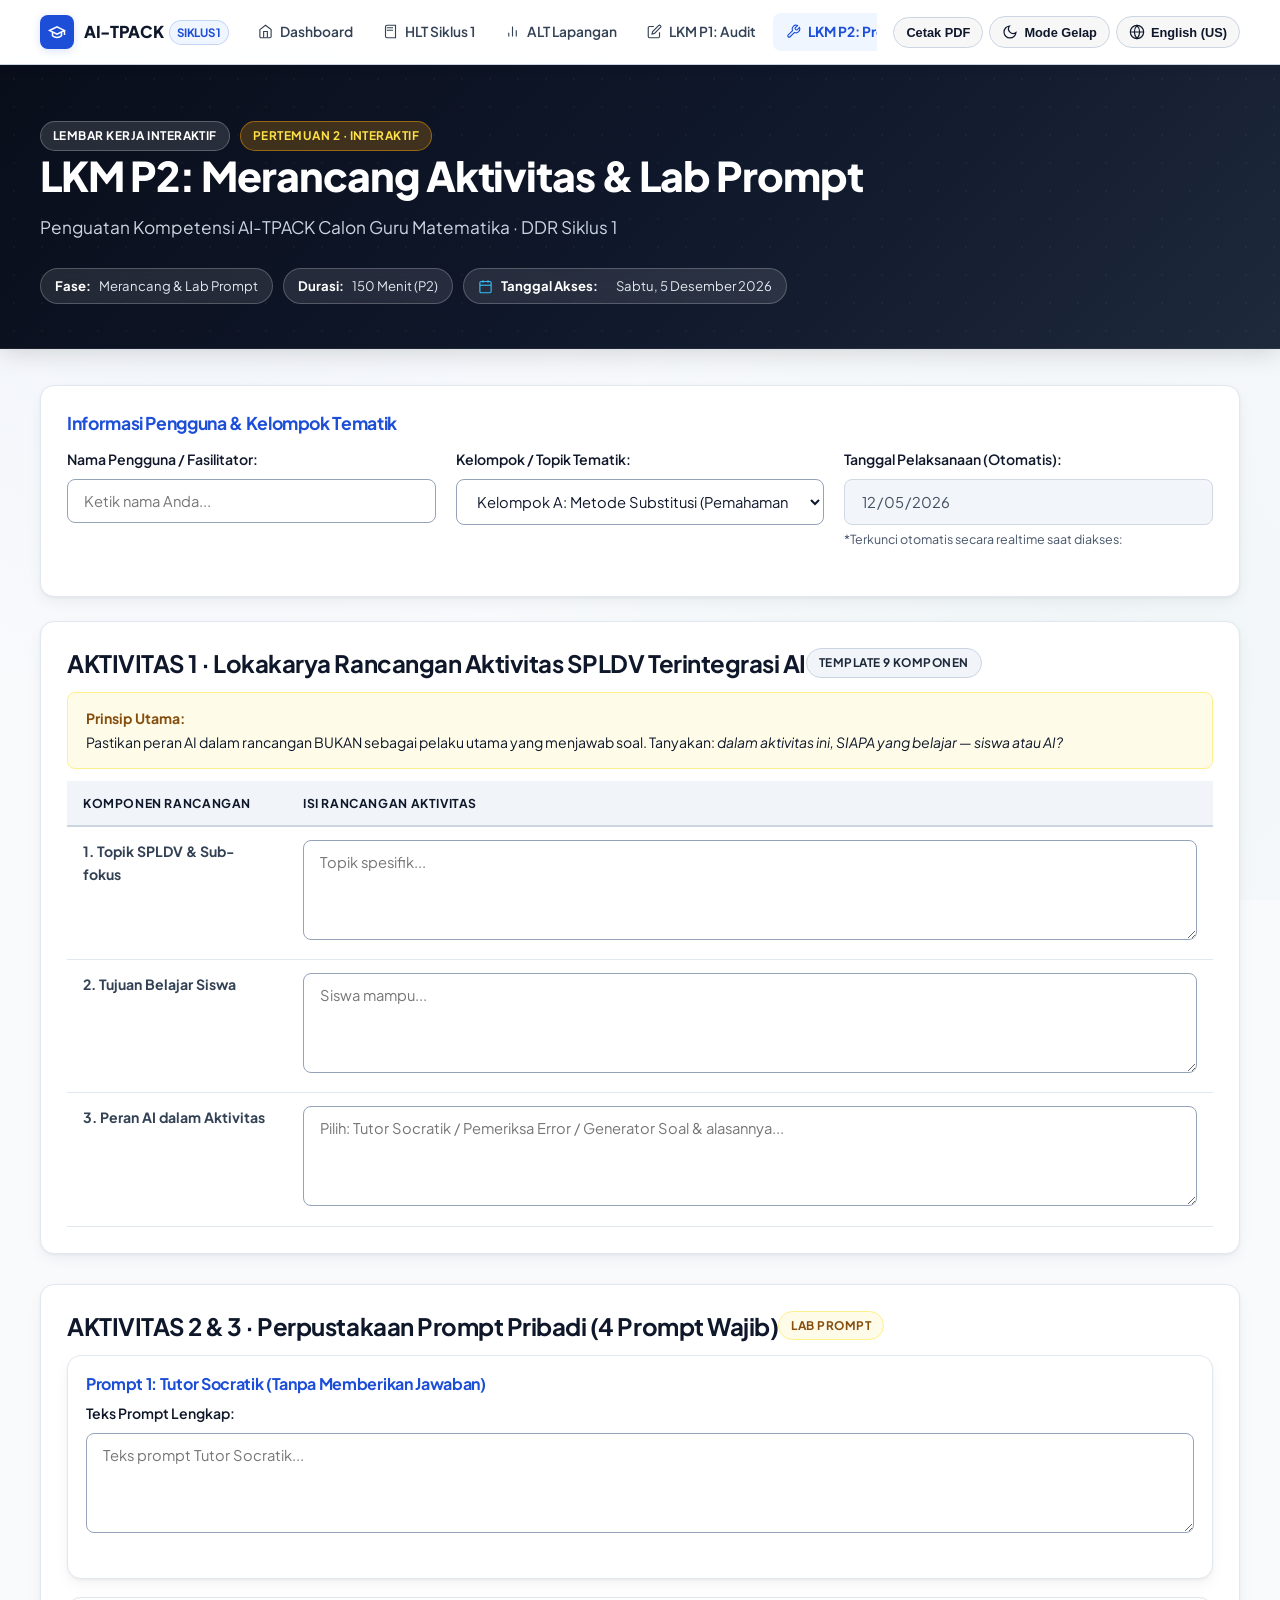
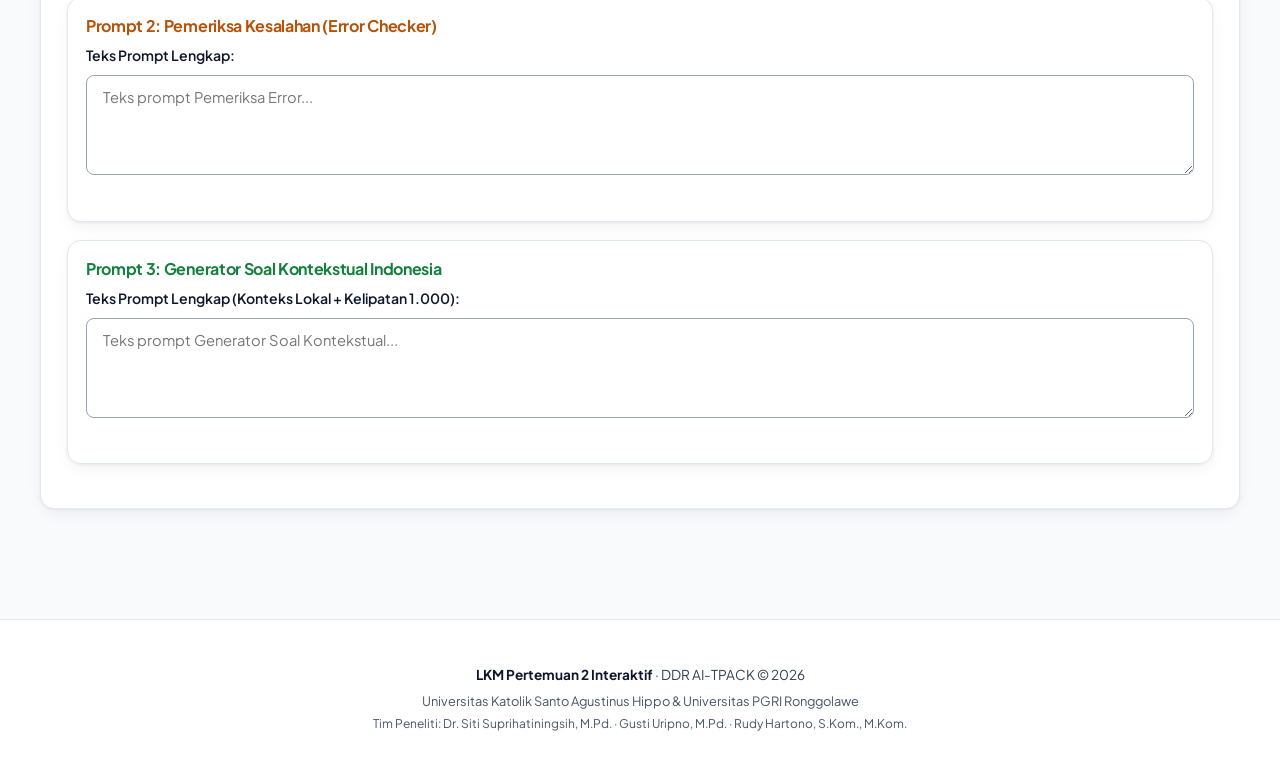
<file: LKM_P2_Interactive.html>
<!DOCTYPE html>
<html lang="id">
<head>
  <meta charset="UTF-8">
  <meta name="viewport" content="width=device-width, initial-scale=1.0">
  <title data-id="LKM P2 Interaktif — Merancang &amp; Lab Prompt AI-TPACK SPLDV" data-en="Interactive Worksheet 2 — Activity Design &amp; Prompt Lab">LKM P2 Interaktif — Merancang &amp; Lab Prompt AI-TPACK SPLDV</title>
  <meta name="description" content="Lembar Kerja Pertemuan 2 Interaktif. Lokakarya Rancangan Aktivitas, Laboratorium Prompt Pedagogis 4 Prompt Wajib, & Peer Review.">
  <link rel="preconnect" href="https://fonts.googleapis.com">
  <link rel="preconnect" href="https://fonts.gstatic.com" crossorigin>
  <link href="https://fonts.googleapis.com/css2?family=Plus+Jakarta+Sans:wght@400;500;600;700;800&family=Inter:wght@400;500;600;700&family=Fira+Code:wght@400;600&display=swap" rel="stylesheet">
  <link rel="stylesheet" href="styles.css">
</head>
<body>

  <!-- UNIFIED STICKY SITE NAVBAR -->
  <header class="site-header">
    <div class="site-nav-container">
      <a href="index.html" class="nav-brand">
        <div class="brand-icon">
          <svg width="18" height="18" viewBox="0 0 24 24" fill="none" stroke="currentColor" stroke-width="2"><path d="M22 10v6M2 10l10-5 10 5-10 5z"/><path d="M6 12v5c3 3 9 3 12 0v-5"/></svg>
        </div>
        <div class="brand-text">
          <span>AI-TPACK</span>
          <span class="brand-tag">Siklus 1</span>
        </div>
      </a>

      <nav class="nav-menu" aria-label="Suite Navigation">
        <a href="index.html" class="nav-link">
          <svg width="15" height="15" viewBox="0 0 24 24" fill="none" stroke="currentColor" stroke-width="1.8"><path d="m3 9 9-7 9 7v11a2 2 0 0 1-2 2H5a2 2 0 0 1-2-2z"/><polyline points="9 22 9 12 15 12 15 22"/></svg>
          <span data-id="Dashboard" data-en="Dashboard">Dashboard</span>
        </a>
        <a href="HLT_Siklus1_Interactive.html" class="nav-link">
          <svg width="15" height="15" viewBox="0 0 24 24" fill="none" stroke="currentColor" stroke-width="1.8"><path d="M4 19.5v-15A2.5 2.5 0 0 1 6.5 2H20v20H6.5a2.5 2.5 0 0 1-2.5-2.5Z"/><path d="M6 6h10M6 10h10"/></svg>
          <span data-id="HLT Siklus 1" data-en="HLT Cycle 1">HLT Siklus 1</span>
        </a>
        <a href="ALT_Siklus1_Interactive.html" class="nav-link">
          <svg width="15" height="15" viewBox="0 0 24 24" fill="none" stroke="currentColor" stroke-width="1.8"><line x1="18" y1="20" x2="18" y2="10"/><line x1="12" y1="20" x2="12" y2="4"/><line x1="6" y1="20" x2="6" y2="14"/></svg>
          <span data-id="ALT Lapangan" data-en="Field ALT">ALT Lapangan</span>
        </a>
        <a href="LKM_P1_Interactive.html" class="nav-link">
          <svg width="15" height="15" viewBox="0 0 24 24" fill="none" stroke="currentColor" stroke-width="1.8"><path d="M11 4H4a2 2 0 0 0-2 2v14a2 2 0 0 0 2 2h14a2 2 0 0 0 2-2v-7"/><path d="M18.5 2.5a2.121 2.121 0 0 1 3 3L12 15l-4 1 1-4 9.5-9.5z"/></svg>
          <span data-id="LKM P1: Audit" data-en="LKM P1: Audit">LKM P1: Audit</span>
        </a>
        <a href="LKM_P2_Interactive.html" class="nav-link active">
          <svg width="15" height="15" viewBox="0 0 24 24" fill="none" stroke="currentColor" stroke-width="1.8"><path d="M14.7 6.3a1 1 0 0 0 0 1.4l1.6 1.6a1 1 0 0 0 1.4 0l3.77-3.77a6 6 0 0 1-7.94 7.94l-6.91 6.91a2.12 2.12 0 0 1-3-3l6.91-6.91a6 6 0 0 1 7.94-7.94l-3.76 3.76z"/></svg>
          <span data-id="LKM P2: Prompt" data-en="LKM P2: Prompt">LKM P2: Prompt</span>
        </a>
        <a href="Angket_Pre_Post_Test.html" class="nav-link">
          <svg width="15" height="15" viewBox="0 0 24 24" fill="none" stroke="currentColor" stroke-width="1.8"><path d="M9 11l3 3L22 4"/><path d="M21 12v7a2 2 0 0 1-2 2H5a2 2 0 0 1-2-2V5a2 2 0 0 1 2-2h11"/></svg>
          <span data-id="Angket Evaluasi" data-en="Evaluation Survey">Angket Evaluasi</span>
        </a>
      </nav>

      <div class="nav-actions">
        <button type="button" class="nav-action-btn" onclick="exportToPrint()" data-id="Cetak PDF" data-en="Print PDF" title="Print PDF">
          <svg width="15" height="15" viewBox="0 0 24 24" fill="none" stroke="currentColor" stroke-width="1.8"><polyline points="6 9 6 2 18 2 18 9"/><path d="M6 18H4a2 2 0 0 1-2-2v-5a2 2 0 0 1 2-2h16a2 2 0 0 1 2 2v5a2 2 0 0 1-2 2h-2"/><rect x="6" y="14" width="12" height="8"/></svg>
          <span>PDF</span>
        </button>
        <button type="button" class="btn-toggle-theme nav-action-btn" onclick="toggleTheme()" aria-label="Toggle Theme">
          <svg class="sun-icon" width="15" height="15" viewBox="0 0 24 24" fill="none" stroke="currentColor" stroke-width="1.8"><circle cx="12" cy="12" r="5"/><path d="M12 1v2M12 21v2M4.22 4.22l1.42 1.42M18.36 18.36l1.42 1.42M1 12h2M21 12h2M4.22 19.78l1.42-1.42M18.36 5.64l1.42-1.42"/></svg>
          <span>Mode Terang</span>
        </button>
        <button type="button" class="btn-toggle-lang nav-action-btn" onclick="toggleLanguage()" aria-label="Toggle Language">
          <svg width="15" height="15" viewBox="0 0 24 24" fill="none" stroke="currentColor" stroke-width="1.8"><circle cx="12" cy="12" r="10"/><path d="M2 12h20M12 2a15.3 15.3 0 0 1 4 10 15.3 15.3 0 0 1-4 10 15.3 15.3 0 0 1-4-10 15.3 15.3 0 0 1 4-10z"/></svg>
          <span>English</span>
        </button>
      </div>
    </div>
  </header>

  <!-- HERO EXECUTIVE HEADER -->
  <header class="hero-header">
    <div class="hero-content">
      <div style="display:flex; gap:10px; flex-wrap:wrap;">
        <span class="badge-tag" data-id="Lembar Kerja Interaktif" data-en="Interactive Worksheet">Lembar Kerja Interaktif</span>
        <span class="badge-tag gold" data-id="Pertemuan 2 &middot; Interaktif" data-en="Session 2 &middot; Interactive">Pertemuan 2 &middot; Interaktif</span>
      </div>
      <h1 class="gradient-text" data-id="LKM P2: Merancang Aktivitas &amp; Lab Prompt" data-en="Worksheet 2: Activity Design &amp; Prompt Lab">LKM P2: Merancang Aktivitas &amp; Lab Prompt</h1>
      <p class="hero-sub" data-id="Penguatan Kompetensi AI-TPACK Calon Guru Matematika &middot; DDR Siklus 1" data-en="Strengthening AI-TPACK Competence of Pre-Service Mathematics Teachers &middot; DDR Cycle 1">
        Penguatan Kompetensi AI-TPACK Calon Guru Matematika &middot; DDR Siklus 1
      </p>
      <div class="meta-pills" style="margin-top:14px;">
        <div class="meta-pill" data-id="<strong>Fase:</strong> Merancang &amp; Lab Prompt" data-en="<strong>Phase:</strong> Design &amp; Prompt Lab"><strong>Fase:</strong> Merancang &amp; Lab Prompt</div>
        <div class="meta-pill" data-id="<strong>Durasi:</strong> 150 Menit (P2)" data-en="<strong>Duration:</strong> 150 Mins (P2)"><strong>Durasi:</strong> 150 Menit (P2)</div>
        <div class="meta-pill"><svg width="15" height="15" viewBox="0 0 24 24" fill="none" stroke="currentColor" stroke-width="1.8"><rect x="3" y="4" width="18" height="18" rx="2" ry="2"/><line x1="16" y1="2" x2="16" y2="6"/><line x1="8" y1="2" x2="8" y2="6"/><line x1="3" y1="10" x2="21" y2="10"/></svg> <strong data-id="Tanggal Akses:" data-en="Access Date:">Tanggal Akses:</strong>&nbsp;<span class="realtime-date-text"></span></div>
      </div>
    </div>
  </header>

  <!-- MAIN CONTAINER -->
  <main class="container">

    <form id="lkm_p2_form" class="autosave-form">

      <!-- GENERAL USER METADATA HEADER CARD -->
      <section style="margin-bottom: 24px;">
        <div class="card card-primary">
          <h3 style="font-size:1.1rem; margin-bottom:14px; color:var(--primary);" data-id="Informasi Pengguna &amp; Kelompok Tematik" data-en="User &amp; Thematic Group Information">Informasi Pengguna &amp; Kelompok Tematik</h3>
          <div class="grid-3">
            <div class="form-group">
              <label class="form-label" for="p2_user_nama" data-id="Nama Pengguna / Fasilitator:" data-en="User / Facilitator Name:">Nama Pengguna / Fasilitator:</label>
              <input type="text" id="p2_user_nama" name="p2_user_nama" class="form-control" placeholder="Ketik nama Anda..." data-id="Ketik nama Anda..." data-en="Enter your name...">
            </div>
            <div class="form-group">
              <label class="form-label" for="p2_mhs_kelompok" data-id="Kelompok / Topik Tematik:" data-en="Thematic Group Focus:">Kelompok / Topik Tematik:</label>
              <select id="p2_mhs_kelompok" name="p2_mhs_kelompok" class="form-select">
                <option value="Kelompok A">Kelompok A: Metode Substitusi (Pemahaman Konseptual)</option>
                <option value="Kelompok B">Kelompok B: Metode Eliminasi (Identifikasi Error)</option>
                <option value="Kelompok C">Kelompok C: Interpretasi Geometris (Representasi Ganda)</option>
                <option value="Kelompok D">Kelompok D: Pemodelan Soal Cerita (Konteks Indonesia)</option>
              </select>
            </div>
            <div class="form-group">
              <label class="form-label" for="p2_user_tanggal" data-id="Tanggal Pelaksanaan (Otomatis):" data-en="Implementation Date (Automatic):">Tanggal Pelaksanaan (Otomatis):</label>
              <input type="date" id="p2_user_tanggal" name="p2_user_tanggal" class="form-control" readonly tabindex="-1">
              <small style="color:var(--text-dim); font-size:0.78rem; display:block; margin-top:4px;" data-id="*Terkunci otomatis secara realtime saat diakses: " data-en="*Locked automatically in realtime upon access: ">*Terkunci otomatis secara realtime saat diakses: <strong class="realtime-date-text" style="color:var(--primary);"></strong></small>
            </div>
          </div>
        </div>
      </section>

      <!-- AKTIVITAS 1 -->
      <section style="margin-bottom: 30px;">
        <div class="card card-primary">
          <div style="display:flex; justify-space-between; align-items:center; margin-bottom:14px; flex-wrap:wrap;">
            <h2 data-id="AKTIVITAS 1 &middot; Lokakarya Rancangan Aktivitas SPLDV Terintegrasi AI" data-en="ACTIVITY 1 &middot; AI-Integrated SPLDV Activity Design Workshop">AKTIVITAS 1 &middot; Lokakarya Rancangan Aktivitas SPLDV Terintegrasi AI</h2>
            <span class="badge-tag" data-id="Template 9 Komponen" data-en="9-Component Template">Template 9 Komponen</span>
          </div>

          <div class="callout-box callout-gold">
            <strong data-id="Prinsip Utama:" data-en="Core Principle:">Prinsip Utama:</strong>
            <span data-id="Pastikan peran AI dalam rancangan BUKAN sebagai pelaku utama yang menjawab soal. Tanyakan: <em>dalam aktivitas ini, SIAPA yang belajar — siswa atau AI?</em>" data-en="Ensure the AI role is NOT a shortcut solver answering questions directly. Ask: <em>in this activity, WHO is learning — the student or the AI?</em>">
              Pastikan peran AI dalam rancangan BUKAN sebagai pelaku utama yang menjawab soal. Tanyakan: <em>dalam aktivitas ini, SIAPA yang belajar — siswa atau AI?</em>
            </span>
          </div>

          <div style="overflow-x:auto;">
            <table class="data-table">
              <thead>
                <tr>
                  <th style="width:220px;" data-id="Komponen Rancangan" data-en="Design Component">Komponen Rancangan</th>
                  <th data-id="Isi Rancangan Aktivitas" data-en="Activity Design Specification">Isi Rancangan Aktivitas</th>
                </tr>
              </thead>
              <tbody>
                <tr>
                  <td><strong data-id="1. Topik SPLDV &amp; Sub-fokus" data-en="1. SPLDV Topic &amp; Sub-focus">1. Topik SPLDV &amp; Sub-fokus</strong></td>
                  <td><textarea name="rancang_topik" rows="2" class="form-control" placeholder="Topik spesifik..." data-id="Topik spesifik..." data-en="Specific topic..."></textarea></td>
                </tr>
                <tr>
                  <td><strong data-id="2. Tujuan Belajar Siswa" data-en="2. Student Learning Objective">2. Tujuan Belajar Siswa</strong></td>
                  <td><textarea name="rancang_tujuan" rows="2" class="form-control" placeholder="Siswa mampu..." data-id="Siswa mampu..." data-en="Students will be able to..."></textarea></td>
                </tr>
                <tr>
                  <td><strong data-id="3. Peran AI dalam Aktivitas" data-en="3. AI Role in Activity">3. Peran AI dalam Aktivitas</strong></td>
                  <td><textarea name="rancang_peran_ai" rows="2" class="form-control" placeholder="Pilih: Tutor Socratik / Pemeriksa Error / Generator Soal &amp; alasannya..." data-id="Pilih: Tutor Socratik / Pemeriksa Error / Generator Soal &amp; alasannya..." data-en="Select: Socratic Tutor / Error Checker / Problem Generator &amp; rationale..."></textarea></td>
                </tr>
              </tbody>
            </table>
          </div>
        </div>
      </section>

      <!-- AKTIVITAS 2 & 3 PROMPT LIBRARY -->
      <section style="margin-bottom: 30px;">
        <div class="card card-secondary">
          <div style="display:flex; justify-space-between; align-items:center; margin-bottom:14px; flex-wrap:wrap;">
            <h2 data-id="AKTIVITAS 2 &amp; 3 &middot; Perpustakaan Prompt Pribadi (4 Prompt Wajib)" data-en="ACTIVITY 2 &amp; 3 &middot; Personal Prompt Library (4 Mandatory Prompts)">AKTIVITAS 2 &amp; 3 &middot; Perpustakaan Prompt Pribadi (4 Prompt Wajib)</h2>
            <span class="badge-tag gold" data-id="Lab Prompt" data-en="Prompt Lab">Lab Prompt</span>
          </div>

          <!-- PROMPT 1 -->
          <div class="card card-primary" style="padding:18px; margin-bottom:18px;">
            <h4 style="color:var(--primary); font-size:1rem; margin-bottom:8px;" data-id="Prompt 1: Tutor Socratik (Tanpa Memberikan Jawaban)" data-en="Prompt 1: Socratic Tutor (No Direct Answers)">Prompt 1: Tutor Socratik (Tanpa Memberikan Jawaban)</h4>
            <div class="form-group">
              <label class="form-label" data-id="Teks Prompt Lengkap:" data-en="Full Prompt Text:">Teks Prompt Lengkap:</label>
              <textarea name="prompt_1_teks" rows="3" class="form-control" placeholder="Teks prompt Tutor Socratik..." data-id="Teks prompt Tutor Socratik..." data-en="Socratic Tutor prompt text..."></textarea>
            </div>
          </div>

          <!-- PROMPT 2 -->
          <div class="card card-gold" style="padding:18px; margin-bottom:18px;">
            <h4 style="color:var(--gold); font-size:1rem; margin-bottom:8px;" data-id="Prompt 2: Pemeriksa Kesalahan (Error Checker)" data-en="Prompt 2: Error Checker">Prompt 2: Pemeriksa Kesalahan (Error Checker)</h4>
            <div class="form-group">
              <label class="form-label" data-id="Teks Prompt Lengkap:" data-en="Full Prompt Text:">Teks Prompt Lengkap:</label>
              <textarea name="prompt_2_teks" rows="3" class="form-control" placeholder="Teks prompt Pemeriksa Error..." data-id="Teks prompt Pemeriksa Error..." data-en="Error Checker prompt text..."></textarea>
            </div>
          </div>

          <!-- PROMPT 3 -->
          <div class="card card-green" style="padding:18px; margin-bottom:18px;">
            <h4 style="color:var(--green); font-size:1rem; margin-bottom:8px;" data-id="Prompt 3: Generator Soal Kontekstual Indonesia" data-en="Prompt 3: Contextual Problem Generator">Prompt 3: Generator Soal Kontekstual Indonesia</h4>
            <div class="form-group">
              <label class="form-label" data-id="Teks Prompt Lengkap (Konteks Lokal + Kelipatan 1.000):" data-en="Full Prompt Text (Local Context + 1,000s Rounded):">Teks Prompt Lengkap (Konteks Lokal + Kelipatan 1.000):</label>
              <textarea name="prompt_3_teks" rows="3" class="form-control" placeholder="Teks prompt Generator Soal Kontekstual..." data-id="Teks prompt Generator Soal Kontekstual..." data-en="Contextual Problem Generator prompt text..."></textarea>
            </div>
          </div>

        </div>
      </section>

    </form>

  </main>

  <footer class="suite-footer">
    <p><strong data-id="LKM Pertemuan 2 Interaktif" data-en="Interactive Session 2 Worksheet">LKM Pertemuan 2 Interaktif</strong> &middot; DDR AI-TPACK &copy; 2026</p>
    <p style="margin-top:4px; font-size:0.8rem; color:var(--text-dim);" data-id="Universitas Katolik Santo Agustinus Hippo &amp; Universitas PGRI Ronggolawe" data-en="Universitas Katolik Santo Agustinus Hippo &amp; Universitas PGRI Ronggolawe">Universitas Katolik Santo Agustinus Hippo &amp; Universitas PGRI Ronggolawe</p>
    <p style="margin-top:2px; font-size:0.75rem; color:var(--text-dim);" data-id="Tim Peneliti: Dr. Siti Suprihatiningsih, M.Pd. &middot; Gusti Uripno, M.Pd. &middot; Rudy Hartono, S.Kom., M.Kom." data-en="Research Team: Dr. Siti Suprihatiningsih, M.Pd. &middot; Gusti Uripno, M.Pd. &middot; Rudy Hartono, S.Kom., M.Kom.">Tim Peneliti: Dr. Siti Suprihatiningsih, M.Pd. &middot; Gusti Uripno, M.Pd. &middot; Rudy Hartono, S.Kom., M.Kom.</p>
  </footer>

  <script src="app.js"></script>
</body>
</html>
</file>
<file: styles.css>
/* ==========================================================================
   AI-TPACK DIGITAL SUITE — UNIFIED DESIGN SYSTEM (UI/UX PRO MAX & OPEN-DESIGN)
   Domain: Educational Research & Developmental Design Research (DDR Cycle 1)
   Surface: Interactive Research Platform & Digital Learning Product Suite
   ========================================================================== */

:root {
  /* Surface & Base (Light Mode Default - Academic Clean Slate) */
  --bg-dark: #f8fafc;
  --bg-card: #ffffff;
  --bg-card-hover: #ffffff;
  --bg-surface-raised: #f1f5f9;
  --bg-glass: rgba(15, 23, 42, 0.03);
  --bg-glass-hover: rgba(15, 23, 42, 0.06);
  
  /* Brand Semantic Palette: Academic Cobalt & Deep Cyan */
  --primary: #1d4ed8;
  --primary-glow: rgba(29, 78, 216, 0.16);
  --primary-light: #2563eb;
  --primary-dark: #1e3a8a;
  --primary-subtle: #eff6ff;
  --primary-border: #bfdbfe;
  
  --secondary: #0f766e;
  --secondary-glow: rgba(15, 118, 110, 0.16);
  --secondary-light: #0d9488;
  --secondary-subtle: #f0fdfa;
  --secondary-border: #99f6e4;
  
  --gold: #b45309;
  --gold-glow: rgba(180, 83, 9, 0.16);
  --gold-light: #d97706;
  --gold-subtle: #fefce8;
  --gold-border: #fef08a;
  
  --red: #b91c1c;
  --red-glow: rgba(185, 28, 28, 0.16);
  --red-light: #dc2626;
  --red-subtle: #fef2f2;
  --red-border: #fecaca;
  
  --green: #15803d;
  --green-glow: rgba(21, 128, 61, 0.16);
  --green-light: #16a34a;
  --green-subtle: #f0fdf4;
  --green-border: #bbf7d0;

  /* Typography & Foreground (WCAG AAA Contrast Compliant: >= 7:1) */
  --text-main: #0f172a;
  --text-muted: #334155;
  --text-dim: #475569;
  --heading-color: #0f172a;
  
  /* Borders & Dividers */
  --border-color: #cbd5e1;
  --border-subtle: #e2e8f0;
  --border-strong: #94a3b8;
  
  /* Elevation & Radius */
  --radius-xs: 6px;
  --radius-sm: 8px;
  --radius-md: 14px;
  --radius-lg: 20px;
  --radius-full: 9999px;
  
  --font-main: 'Plus Jakarta Sans', 'Inter', -apple-system, sans-serif;
  --font-heading: 'Plus Jakarta Sans', sans-serif;
  --font-mono: 'Fira Code', 'Consolas', monospace;
  
  --shadow-card: 0 1px 3px rgba(15, 23, 42, 0.05), 0 6px 16px -2px rgba(15, 23, 42, 0.06);
  --shadow-hover: 0 4px 12px -2px rgba(15, 23, 42, 0.08), 0 16px 36px -6px rgba(15, 23, 42, 0.12);
  --shadow-modal: 0 24px 60px -12px rgba(15, 23, 42, 0.25);
  
  --nav-bg: rgba(255, 255, 255, 0.94);
  --sim-bg: #ffffff;
  --sim-out-bg: #0b1120;
  --sim-out-text: #38bdf8;

  /* Semantic High-Contrast Badge Tokens (Light Mode: Dark Crisp Text on Soft Tints) */
  --badge-bg: #f1f5f9;
  --badge-text: #1e293b;
  --badge-border: #cbd5e1;

  --badge-primary-bg: #eff6ff;
  --badge-primary-text: #1d4ed8;
  --badge-primary-border: #bfdbfe;

  --badge-secondary-bg: #f0fdfa;
  --badge-secondary-text: #0f766e;
  --badge-secondary-border: #99f6e4;

  --badge-gold-bg: #fefce8;
  --badge-gold-text: #854d0e;
  --badge-gold-border: #fef08a;

  --badge-green-bg: #f0fdf4;
  --badge-green-text: #166534;
  --badge-green-border: #bbf7d0;

  --badge-red-bg: #fef2f2;
  --badge-red-text: #991b1b;
  --badge-red-border: #fecaca;

  --ease-spring: cubic-bezier(0.16, 1, 0.3, 1);
  --duration-fast: 180ms;
  --duration-normal: 260ms;
}

/* DARK MODE OVERRIDES (Obsidian Deep Slate Palette - WCAG AAA Compliant) */
body.dark-mode {
  --bg-dark: #080c14;
  --bg-card: #0f172a;
  --bg-card-hover: #152238;
  --bg-surface-raised: #1e293b;
  --bg-glass: rgba(255, 255, 255, 0.04);
  --bg-glass-hover: rgba(255, 255, 255, 0.08);
  
  --primary: #38bdf8;
  --primary-glow: rgba(56, 189, 248, 0.28);
  --primary-light: #7dd3fc;
  --primary-dark: #0284c7;
  --primary-subtle: rgba(56, 189, 248, 0.14);
  --primary-border: rgba(56, 189, 248, 0.35);
  
  --secondary: #2dd4bf;
  --secondary-glow: rgba(45, 212, 191, 0.25);
  --secondary-light: #5eead4;
  --secondary-subtle: rgba(45, 212, 191, 0.14);
  --secondary-border: rgba(45, 212, 191, 0.35);
  
  --gold: #fbbf24;
  --gold-glow: rgba(251, 191, 36, 0.25);
  --gold-light: #fde047;
  --gold-subtle: rgba(251, 191, 36, 0.15);
  --gold-border: rgba(251, 191, 36, 0.35);
  
  --red: #f87171;
  --red-glow: rgba(248, 113, 113, 0.25);
  --red-light: #fca5a5;
  --red-subtle: rgba(248, 113, 113, 0.15);
  --red-border: rgba(248, 113, 113, 0.35);
  
  --green: #4ade80;
  --green-glow: rgba(74, 222, 128, 0.25);
  --green-light: #86efac;
  --green-subtle: rgba(74, 222, 128, 0.15);
  --green-border: rgba(74, 222, 128, 0.35);

  --text-main: #f8fafc;
  --text-muted: #cbd5e1;
  --text-dim: #94a3b8;
  --heading-color: #ffffff;
  
  --border-color: rgba(255, 255, 255, 0.14);
  --border-subtle: rgba(255, 255, 255, 0.08);
  --border-strong: rgba(255, 255, 255, 0.25);
  
  --shadow-card: 0 4px 20px rgba(0, 0, 0, 0.45);
  --shadow-hover: 0 10px 32px rgba(0, 0, 0, 0.6);
  --shadow-modal: 0 25px 60px rgba(0, 0, 0, 0.8);
  
  --nav-bg: rgba(8, 12, 20, 0.94);
  --sim-bg: #0b1329;
  --sim-out-bg: #030712;
  --sim-out-text: #38bdf8;

  /* Semantic High-Contrast Badge Tokens (Dark Mode: Luminous text on translucent glowing backdrops) */
  --badge-bg: rgba(255, 255, 255, 0.08);
  --badge-text: #f8fafc;
  --badge-border: rgba(255, 255, 255, 0.18);

  --badge-primary-bg: rgba(56, 189, 248, 0.15);
  --badge-primary-text: #7dd3fc;
  --badge-primary-border: rgba(56, 189, 248, 0.4);

  --badge-secondary-bg: rgba(45, 212, 191, 0.15);
  --badge-secondary-text: #5eead4;
  --badge-secondary-border: rgba(45, 212, 191, 0.4);

  --badge-gold-bg: rgba(245, 158, 11, 0.18);
  --badge-gold-text: #fde047;
  --badge-gold-border: rgba(245, 158, 11, 0.45);

  --badge-green-bg: rgba(74, 222, 128, 0.15);
  --badge-green-text: #86efac;
  --badge-green-border: rgba(74, 222, 128, 0.4);

  --badge-red-bg: rgba(248, 113, 113, 0.15);
  --badge-red-text: #fca5a5;
  --badge-red-border: rgba(248, 113, 113, 0.4);
}

/* Reset & Box Sizing */
*, *::before, *::after {
  box-sizing: border-box;
  margin: 0;
  padding: 0;
}

html {
  scroll-behavior: smooth;
  text-size-adjust: 100%;
}

body {
  font-family: var(--font-main);
  background-color: var(--bg-dark);
  color: var(--text-main);
  line-height: 1.65;
  min-height: 100vh;
  overflow-x: hidden;
  background-image: 
    radial-gradient(circle at 15% 15%, rgba(29, 78, 216, 0.035) 0%, transparent 45%),
    radial-gradient(circle at 85% 75%, rgba(15, 118, 110, 0.035) 0%, transparent 50%);
  background-attachment: fixed;
  transition: background-color var(--duration-normal) var(--ease-spring), color var(--duration-normal) var(--ease-spring);
  -webkit-font-smoothing: antialiased;
  -moz-osx-font-smoothing: grayscale;
}

/* Accessible Focus States */
:focus-visible {
  outline: 2px solid var(--primary);
  outline-offset: 2px;
}

/* Typography Hierarchy */
h1, h2, h3, h4, h5, h6 {
  font-family: var(--font-heading);
  color: var(--heading-color);
  font-weight: 700;
  line-height: 1.25;
  letter-spacing: -0.02em;
}

p {
  color: var(--text-muted);
}

a {
  color: var(--primary);
  text-decoration: none;
  transition: color var(--duration-fast) ease, opacity var(--duration-fast) ease;
}

a:hover {
  color: var(--primary-light);
}

/* Clean Editorial Text Treatment */
.gradient-text {
  color: #ffffff;
  font-weight: 800;
  letter-spacing: -0.03em;
}

/* ==========================================================================
   UNIFIED STICKY SITE NAVBAR (ANTI-AI-SLOP: ZERO OVERLAP, INTEGRATED UTILITIES)
   ========================================================================== */
.site-header {
  position: sticky;
  top: 0;
  z-index: 10000;
  background: var(--nav-bg);
  backdrop-filter: blur(20px);
  -webkit-backdrop-filter: blur(20px);
  border-bottom: 1px solid var(--border-color);
  box-shadow: 0 2px 12px rgba(0, 0, 0, 0.04);
  transition: background-color var(--duration-fast) ease, border-color var(--duration-fast) ease;
}

.site-nav-container {
  max-width: 1240px;
  margin: 0 auto;
  padding: 0 20px;
  height: 64px;
  display: flex;
  align-items: center;
  justify-content: space-between;
  gap: 16px;
}

/* Brand Identity */
.nav-brand {
  display: flex;
  align-items: center;
  gap: 10px;
  text-decoration: none;
  flex-shrink: 0;
}

.brand-icon {
  width: 34px;
  height: 34px;
  border-radius: var(--radius-sm);
  background: var(--primary);
  color: #ffffff;
  display: flex;
  align-items: center;
  justify-content: center;
  box-shadow: 0 2px 8px var(--primary-glow);
}

.brand-text {
  font-family: var(--font-heading);
  font-weight: 800;
  font-size: 1.02rem;
  color: var(--heading-color);
  letter-spacing: -0.02em;
  display: flex;
  align-items: center;
  gap: 6px;
}

.brand-tag {
  font-size: 0.72rem;
  font-weight: 700;
  padding: 2px 7px;
  border-radius: var(--radius-full);
  background: var(--primary-subtle);
  color: var(--primary);
  border: 1px solid rgba(29, 78, 216, 0.2);
  text-transform: uppercase;
}

/* Nav Menu Tabs */
.nav-menu {
  display: flex;
  align-items: center;
  gap: 4px;
  list-style: none;
  margin: 0;
  padding: 0;
  overflow-x: auto;
  scrollbar-width: none; /* Hide scrollbar for clean look */
}

.nav-menu::-webkit-scrollbar {
  display: none;
}

.nav-link {
  display: inline-flex;
  align-items: center;
  gap: 7px;
  padding: 8px 13px;
  border-radius: var(--radius-sm);
  font-size: 0.86rem;
  font-weight: 600;
  color: var(--text-muted);
  text-decoration: none;
  white-space: nowrap;
  transition: all var(--duration-fast) var(--ease-spring);
}

.nav-link:hover {
  color: var(--primary);
  background: var(--bg-glass-hover);
}

.nav-link.active {
  color: var(--primary);
  background: var(--primary-subtle);
  font-weight: 700;
}

.nav-link svg {
  flex-shrink: 0;
  stroke-width: 1.8;
}

/* Nav Utility Actions (GitHub, Theme, Language) */
.nav-actions {
  display: flex;
  align-items: center;
  gap: 6px;
  flex-shrink: 0;
}

.nav-action-btn {
  background: var(--bg-glass);
  border: 1px solid var(--border-color);
  color: var(--text-main);
  padding: 7px 12px;
  border-radius: var(--radius-full);
  font-size: 0.8rem;
  font-weight: 600;
  cursor: pointer;
  display: inline-flex;
  align-items: center;
  gap: 6px;
  text-decoration: none;
  transition: all var(--duration-fast) var(--ease-spring);
  white-space: nowrap;
}

.nav-action-btn:hover {
  background: var(--bg-glass-hover);
  border-color: var(--primary);
  color: var(--primary);
  transform: translateY(-1px);
}

.nav-action-btn svg {
  flex-shrink: 0;
  stroke-width: 1.8;
}

/* ==========================================================================
   HERO EXECUTIVE HEADER (WCAG AAA CONTRAST & REFINED ACADEMIC METADATA)
   ========================================================================== */
.hero-header {
  background: linear-gradient(135deg, #090e1a 0%, #0f172a 50%, #1e293b 100%);
  color: #ffffff;
  padding: 56px 24px 44px;
  position: relative;
  border-bottom: 1px solid rgba(255, 255, 255, 0.08);
  box-shadow: 0 4px 24px rgba(0, 0, 0, 0.15);
}

.hero-header::before {
  content: '';
  position: absolute;
  top: 0;
  left: 0;
  right: 0;
  bottom: 0;
  background-image: radial-gradient(rgba(255, 255, 255, 0.06) 1px, transparent 1px);
  background-size: 28px 28px;
  pointer-events: none;
  opacity: 0.6;
}

.hero-content {
  max-width: 1200px;
  margin: 0 auto;
  position: relative;
  z-index: 1;
}

.hero-tagline-row {
  display: flex;
  gap: 10px;
  flex-wrap: wrap;
  align-items: center;
  margin-bottom: 16px;
}

.hero-header h1 {
  font-size: clamp(1.85rem, 3.2vw, 2.7rem);
  font-weight: 800;
  color: #ffffff;
  line-height: 1.22;
  letter-spacing: -0.025em;
  margin-bottom: 14px;
}

.hero-sub {
  font-size: clamp(0.96rem, 1.4vw, 1.08rem);
  color: #cbd5e1;
  max-width: 860px;
  line-height: 1.62;
  margin-bottom: 26px;
}

/* Meta Cards Grid in Hero */
.hero-meta-grid {
  display: grid;
  grid-template-columns: repeat(auto-fit, minmax(240px, 1fr));
  gap: 12px;
  max-width: 1200px;
}

.hero-meta-card {
  display: flex;
  align-items: center;
  gap: 12px;
  background: rgba(255, 255, 255, 0.05);
  border: 1px solid rgba(255, 255, 255, 0.1);
  padding: 10px 16px;
  border-radius: var(--radius-sm);
  backdrop-filter: blur(8px);
  transition: all var(--duration-fast) ease;
}

.hero-meta-card:hover {
  background: rgba(255, 255, 255, 0.08);
  border-color: rgba(255, 255, 255, 0.2);
}

.hero-meta-icon {
  width: 32px;
  height: 32px;
  border-radius: var(--radius-xs);
  background: rgba(56, 189, 248, 0.15);
  color: #38bdf8;
  display: flex;
  align-items: center;
  justify-content: center;
  flex-shrink: 0;
}

.hero-meta-text {
  font-size: 0.82rem;
  color: #cbd5e1;
  line-height: 1.4;
}

.hero-meta-text strong {
  display: block;
  font-size: 0.84rem;
  color: #ffffff;
  font-weight: 700;
}

/* BADGES & TAGS (WCAG AAA High-Contrast Anti-AI-Slop System) */
.badge-tag {
  display: inline-flex;
  align-items: center;
  gap: 6px;
  background: var(--badge-bg);
  border: 1px solid var(--badge-border);
  border-radius: var(--radius-full);
  padding: 4px 12px;
  font-size: 0.74rem;
  font-weight: 700;
  color: var(--badge-text);
  letter-spacing: 0.04em;
  text-transform: uppercase;
  transition: all var(--duration-fast) ease;
}

.badge-tag.primary {
  background: var(--badge-primary-bg);
  border-color: var(--badge-primary-border);
  color: var(--badge-primary-text);
}

.badge-tag.secondary {
  background: var(--badge-secondary-bg);
  border-color: var(--badge-secondary-border);
  color: var(--badge-secondary-text);
}

.badge-tag.gold {
  background: var(--badge-gold-bg);
  border-color: var(--badge-gold-border);
  color: var(--badge-gold-text);
}

.badge-tag.green {
  background: var(--badge-green-bg);
  border-color: var(--badge-green-border);
  color: var(--badge-green-text);
}

.badge-tag.red {
  background: var(--badge-red-bg);
  border-color: var(--badge-red-border);
  color: var(--badge-red-text);
}

/* Dedicated Hero Header Badges (Dark Navy Contrast Preservation) */
.hero-header .badge-tag {
  background: rgba(255, 255, 255, 0.12);
  border-color: rgba(255, 255, 255, 0.24);
  color: #ffffff;
}

.hero-header .badge-tag.gold {
  background: rgba(245, 158, 11, 0.22);
  border-color: rgba(245, 158, 11, 0.5);
  color: #fde047;
}

.hero-header .badge-tag.primary {
  background: rgba(56, 189, 248, 0.22);
  border-color: rgba(56, 189, 248, 0.5);
  color: #7dd3fc;
}

/* HERO META PILLS (SUB-PAGES HERO METADATA) */
.meta-pills {
  display: flex;
  flex-wrap: wrap;
  gap: 10px;
  margin-top: 18px;
}

.meta-pill {
  display: inline-flex;
  align-items: center;
  gap: 8px;
  background: rgba(255, 255, 255, 0.10);
  border: 1px solid rgba(255, 255, 255, 0.22);
  border-radius: var(--radius-full);
  padding: 6px 14px;
  font-size: 0.82rem;
  color: #e2e8f0;
  backdrop-filter: blur(8px);
  transition: all var(--duration-fast) ease;
}

.meta-pill strong {
  color: #ffffff;
  font-weight: 700;
}

.meta-pill svg {
  color: #38bdf8;
  flex-shrink: 0;
}

.meta-pill:hover {
  background: rgba(255, 255, 255, 0.16);
  border-color: rgba(255, 255, 255, 0.38);
  color: #ffffff;
}

/* REVISI BADGE */
.revisi-badge {
  display: inline-flex;
  align-items: center;
  gap: 6px;
  background: var(--badge-gold-bg);
  border: 1px solid var(--badge-gold-border);
  color: var(--badge-gold-text);
  border-radius: var(--radius-xs);
  padding: 3px 10px;
  font-size: 0.76rem;
  font-weight: 700;
  text-transform: uppercase;
  letter-spacing: 0.05em;
  margin-bottom: 8px;
}

/* SEMANTIC HIGH-CONTRAST CALLOUT BOXES (UI/UX PRO MAX) */
.callout-box {
  border-radius: var(--radius-sm);
  padding: 14px 18px;
  margin: 12px 0;
  border: 1px solid var(--border-color);
  background: var(--bg-surface-raised);
  font-size: 0.88rem;
  line-height: 1.6;
  color: var(--text-main);
  transition: all var(--duration-fast) ease;
}

.callout-box p {
  color: var(--text-muted);
  font-size: 0.86rem;
  margin-top: 4px;
  margin-bottom: 0;
  line-height: 1.55;
}

.callout-box strong {
  display: block;
  font-size: 0.88rem;
  font-weight: 700;
  margin-bottom: 2px;
}

.callout-box.callout-primary, .callout-box.callout-response {
  background: var(--badge-primary-bg);
  border-color: var(--badge-primary-border);
}
.callout-box.callout-primary strong, .callout-box.callout-response strong {
  color: var(--badge-primary-text);
}

.callout-box.callout-red, .callout-box.callout-adp {
  background: var(--badge-red-bg);
  border-color: var(--badge-red-border);
}
.callout-box.callout-red strong, .callout-box.callout-adp strong {
  color: var(--badge-red-text);
}

.callout-box.callout-amber, .callout-box.callout-gold {
  background: var(--badge-gold-bg);
  border-color: var(--badge-gold-border);
}
.callout-box.callout-amber strong, .callout-box.callout-gold strong {
  color: var(--badge-gold-text);
}

.callout-box.callout-green, .callout-box.callout-success {
  background: var(--badge-green-bg);
  border-color: var(--badge-green-border);
}
.callout-box.callout-green strong, .callout-box.callout-success strong {
  color: var(--badge-green-text);
}

.callout-box.callout-secondary, .callout-box.callout-note {
  background: var(--badge-secondary-bg);
  border-color: var(--badge-secondary-border);
}
.callout-box.callout-secondary strong, .callout-box.callout-note strong {
  color: var(--badge-secondary-text);
}

/* LAYOUT CONTAINER */
.container {
  max-width: 1240px;
  margin: 0 auto;
  padding: 36px 20px 80px;
}

/* RESPONSIVE GRID UTILITIES */
.grid-2 {
  display: grid;
  grid-template-columns: repeat(2, 1fr);
  gap: 20px;
}

.grid-3 {
  display: grid;
  grid-template-columns: repeat(3, 1fr);
  gap: 20px;
}

.grid-4 {
  display: grid;
  grid-template-columns: repeat(4, 1fr);
  gap: 16px;
}

@media (max-width: 992px) {
  .grid-3 {
    grid-template-columns: repeat(2, 1fr);
  }
  .grid-4 {
    grid-template-columns: repeat(2, 1fr);
  }
}

@media (max-width: 640px) {
  .grid-2, .grid-3, .grid-4 {
    grid-template-columns: 1fr;
  }
}

/* ==========================================================================
   METRIC KPI CARDS (PROPORTIONATE, BALANCED, ZERO VACUOUS WHITESPACE)
   ========================================================================== */
.metrics-row {
  display: grid;
  grid-template-columns: repeat(4, 1fr);
  gap: 18px;
  margin-bottom: 40px;
}

@media (max-width: 1024px) {
  .metrics-row {
    grid-template-columns: repeat(2, 1fr);
  }
}

@media (max-width: 580px) {
  .metrics-row {
    grid-template-columns: 1fr;
  }
}

.metric-card {
  background: var(--bg-card);
  border: 1px solid var(--border-subtle);
  border-radius: var(--radius-md);
  padding: 20px;
  box-shadow: var(--shadow-card);
  display: flex;
  align-items: center;
  gap: 16px;
  position: relative;
  overflow: hidden;
  transition: all var(--duration-fast) var(--ease-spring);
}

.metric-card::before {
  content: '';
  position: absolute;
  top: 0;
  left: 0;
  right: 0;
  height: 3px;
}

.metric-card.m-blue::before { background: var(--primary); }
.metric-card.m-teal::before { background: var(--secondary); }
.metric-card.m-amber::before { background: var(--gold); }
.metric-card.m-green::before { background: var(--green); }

.metric-card:hover {
  transform: translateY(-3px);
  border-color: var(--border-color);
  box-shadow: var(--shadow-hover);
}

.metric-icon-wrap {
  width: 48px;
  height: 48px;
  border-radius: var(--radius-sm);
  display: flex;
  align-items: center;
  justify-content: center;
  flex-shrink: 0;
}

.metric-card.m-blue .metric-icon-wrap { background: var(--primary-subtle); color: var(--primary); }
.metric-card.m-teal .metric-icon-wrap { background: var(--secondary-subtle); color: var(--secondary); }
.metric-card.m-amber .metric-icon-wrap { background: var(--gold-subtle); color: var(--gold); }
.metric-card.m-green .metric-icon-wrap { background: var(--green-subtle); color: var(--green); }

.metric-info {
  flex: 1;
}

.metric-val {
  font-family: var(--font-heading);
  font-size: 1.95rem;
  font-weight: 800;
  line-height: 1.1;
  color: var(--heading-color);
}

.metric-card.m-blue .metric-val { color: var(--primary); }
.metric-card.m-teal .metric-val { color: var(--secondary); }
.metric-card.m-amber .metric-val { color: var(--gold); }
.metric-card.m-green .metric-val { color: var(--green); }

.metric-title {
  font-size: 0.84rem;
  font-weight: 700;
  color: var(--heading-color);
  margin-top: 2px;
}

.metric-desc {
  font-size: 0.76rem;
  color: var(--text-dim);
  margin-top: 2px;
}

/* ==========================================================================
   BENTO GRID ARCHITECTURE (PERFECT 2-TOP + 3-BOTTOM SYMMETRY, ANCHORED CTAs)
   ========================================================================== */
.bento-section-title {
  display: flex;
  align-items: center;
  justify-content: space-between;
  margin-bottom: 22px;
  flex-wrap: wrap;
  gap: 12px;
}

.bento-section-title h2 {
  font-size: 1.55rem;
}

.bento-grid-suite {
  display: grid;
  grid-template-columns: repeat(6, 1fr);
  gap: 20px;
  margin-bottom: 48px;
}

/* Row 1: Two Flagship Modules (Span 3 each = 50% / 50%) */
.bento-item-half {
  grid-column: span 3;
}

/* Row 2: Three Implementation/Evaluation Modules (Span 2 each = 33.3% / 33.3% / 33.3%) */
.bento-item-third {
  grid-column: span 2;
}

@media (max-width: 992px) {
  .bento-item-half, .bento-item-third {
    grid-column: span 6; /* Stack gracefully on tablet/mobile */
  }
}

/* BENTO CARD DESIGN SYSTEM */
.bento-card {
  background: var(--bg-card);
  border: 1px solid var(--border-subtle);
  border-radius: var(--radius-md);
  padding: 24px;
  box-shadow: var(--shadow-card);
  display: flex;
  flex-direction: column;
  position: relative;
  overflow: hidden;
  height: 100%;
  transition: transform var(--duration-fast) var(--ease-spring), 
              border-color var(--duration-fast) ease, 
              box-shadow var(--duration-fast) ease;
}

.bento-card::before {
  content: '';
  position: absolute;
  top: 0;
  left: 0;
  right: 0;
  height: 3px;
}

.bento-card.theme-primary::before { background: var(--primary); }
.bento-card.theme-secondary::before { background: var(--secondary); }
.bento-card.theme-amber::before { background: var(--gold); }
.bento-card.theme-green::before { background: var(--green); }

.bento-card:hover {
  transform: translateY(-4px);
  border-color: var(--border-color);
  box-shadow: var(--shadow-hover);
}

.bento-card-header {
  display: flex;
  justify-content: space-between;
  align-items: center;
  margin-bottom: 14px;
  gap: 8px;
  flex-wrap: wrap;
}

.bento-card-body {
  flex: 1; /* Pushes footer to the exact same baseline */
}

.bento-card-body h3 {
  font-size: 1.25rem;
  margin-bottom: 10px;
  color: var(--heading-color);
  line-height: 1.35;
}

.bento-card-body p {
  color: var(--text-muted);
  font-size: 0.9rem;
  line-height: 1.6;
  margin-bottom: 16px;
}

.bento-card-list {
  list-style: none;
  margin: 0 0 18px 0;
  padding: 0;
}

.bento-card-list li {
  font-size: 0.84rem;
  color: var(--text-muted);
  margin-bottom: 8px;
  display: flex;
  align-items: flex-start;
  gap: 8px;
  line-height: 1.45;
}

.bento-card-list li svg {
  flex-shrink: 0;
  margin-top: 3px;
  color: var(--primary);
}

.bento-card-footer {
  margin-top: auto; /* Aligns all buttons horizontally across cards! */
  padding-top: 18px;
  border-top: 1px solid var(--border-subtle);
}

/* GENERAL CARD STYLING */
.card {
  background: var(--bg-card);
  border: 1px solid var(--border-subtle);
  border-radius: var(--radius-md);
  padding: 26px;
  margin-bottom: 24px;
  box-shadow: var(--shadow-card);
  transition: transform var(--duration-fast) var(--ease-spring), 
              border-color var(--duration-fast) ease, 
              box-shadow var(--duration-fast) ease;
  position: relative;
  overflow: hidden;
}

.card:hover {
  border-color: var(--border-color);
  box-shadow: var(--shadow-hover);
}

.card-primary::before { background: var(--primary); }
.card-secondary::before { background: var(--secondary); }
.card-gold::before { background: var(--gold); }
.card-green::before { background: var(--green); }

/* Status Badges */
.status-badge {
  display: inline-flex;
  align-items: center;
  gap: 6px;
  padding: 4px 10px;
  border-radius: var(--radius-full);
  font-size: 0.74rem;
  font-weight: 700;
  text-transform: uppercase;
  letter-spacing: 0.04em;
  transition: all var(--duration-fast) ease;
}

.status-badge svg {
  stroke-width: 2.2;
}

.status-sesuai {
  background: var(--badge-green-bg);
  color: var(--badge-green-text);
  border: 1px solid var(--badge-green-border);
}

.status-sebagian {
  background: var(--badge-gold-bg);
  color: var(--badge-gold-text);
  border: 1px solid var(--badge-gold-border);
}

.status-berbeda {
  background: var(--badge-red-bg);
  color: var(--badge-red-text);
  border: 1px solid var(--badge-red-border);
}

.status-unexpected {
  background: var(--badge-primary-bg);
  color: var(--badge-primary-text);
  border: 1px solid var(--badge-primary-border);
}

/* Buttons */
.btn {
  display: inline-flex;
  align-items: center;
  justify-content: center;
  gap: 8px;
  padding: 10px 20px;
  border-radius: var(--radius-sm);
  font-family: var(--font-heading);
  font-weight: 600;
  font-size: 0.9rem;
  cursor: pointer;
  border: 1px solid transparent;
  transition: all var(--duration-fast) var(--ease-spring);
  text-decoration: none;
  line-height: 1.3;
}

.btn svg {
  flex-shrink: 0;
  stroke-width: 1.8;
}

.btn-primary {
  background: var(--primary);
  color: #ffffff !important;
  box-shadow: 0 2px 10px var(--primary-glow);
}

.btn-primary:hover {
  background: var(--primary-dark);
  transform: translateY(-1px);
  box-shadow: 0 4px 16px var(--primary-glow);
}

.btn-secondary {
  background: var(--secondary);
  color: #ffffff !important;
  box-shadow: 0 2px 10px var(--secondary-glow);
}

.btn-secondary:hover {
  background: #0d9488;
  transform: translateY(-1px);
  box-shadow: 0 4px 16px var(--secondary-glow);
}

.btn-amber {
  background: var(--gold);
  color: #ffffff !important;
  box-shadow: 0 2px 10px var(--gold-glow);
}

.btn-amber:hover {
  background: #92400e;
  transform: translateY(-1px);
  box-shadow: 0 4px 16px var(--gold-glow);
}

.btn-green {
  background: var(--green);
  color: #ffffff !important;
  box-shadow: 0 2px 10px var(--green-glow);
}

.btn-green:hover {
  background: #14532d;
  transform: translateY(-1px);
  box-shadow: 0 4px 16px var(--green-glow);
}

.btn-outline {
  background: #ffffff;
  border: 1px solid var(--border-color);
  color: var(--text-main);
  box-shadow: 0 1px 2px rgba(0, 0, 0, 0.04);
}

.btn-outline:hover {
  background: var(--bg-surface-raised);
  border-color: var(--primary);
  color: var(--primary);
  transform: translateY(-1px);
}

/* Dark mode button overrides for guaranteed high contrast */
body.dark-mode .btn-primary {
  background: #38bdf8;
  color: #081226 !important;
  font-weight: 700;
}

body.dark-mode .btn-primary:hover {
  background: #7dd3fc;
}

body.dark-mode .btn-secondary {
  background: #2dd4bf;
  color: #042f2e !important;
  font-weight: 700;
}

body.dark-mode .btn-secondary:hover {
  background: #5eead4;
}

body.dark-mode .btn-amber {
  background: #fbbf24;
  color: #451a03 !important;
  font-weight: 700;
}

body.dark-mode .btn-amber:hover {
  background: #fde047;
}

body.dark-mode .btn-green {
  background: #4ade80;
  color: #052e16 !important;
  font-weight: 700;
}

body.dark-mode .btn-green:hover {
  background: #86efac;
}

body.dark-mode .btn-outline {
  background: rgba(255, 255, 255, 0.05);
  border-color: rgba(255, 255, 255, 0.18);
  color: #f8fafc;
}

body.dark-mode .btn-outline:hover {
  background: rgba(56, 189, 248, 0.15);
  border-color: #38bdf8;
  color: #38bdf8;
}

/* Form Controls */
.form-group {
  margin-bottom: 20px;
}

.form-label {
  display: block;
  font-size: 0.88rem;
  font-weight: 600;
  color: var(--heading-color);
  margin-bottom: 8px;
}

.form-control, .form-select, textarea {
  width: 100%;
  background: var(--bg-card);
  border: 1px solid var(--border-strong);
  border-radius: var(--radius-sm);
  padding: 12px 16px;
  color: var(--text-main);
  font-family: var(--font-main);
  font-size: 0.92rem;
  transition: all var(--duration-fast) ease;
}

.form-control:focus, .form-select:focus, textarea:focus {
  outline: none;
  border-color: var(--primary);
  box-shadow: 0 0 0 3px var(--primary-glow);
}

.form-control:disabled, .form-control[readonly] {
  background: var(--bg-surface-raised) !important;
  border-color: var(--border-color) !important;
  color: var(--text-muted) !important;
  cursor: not-allowed;
  opacity: 0.92;
}

textarea {
  min-height: 100px;
  resize: vertical;
}

/* DATA TABLES & HLT TABLES (HIGH-CONTRAST STRUCTURE) */
.table-responsive {
  width: 100%;
  overflow-x: auto;
  margin: 16px 0;
  border-radius: var(--radius-md);
  border: 1px solid var(--border-color);
}

table.data-table, table.hlt-table {
  width: 100%;
  border-collapse: collapse;
  margin: 0;
  font-size: 0.88rem;
}

table.data-table th, table.hlt-table th {
  background: var(--bg-surface-raised);
  color: var(--heading-color);
  font-weight: 700;
  text-transform: uppercase;
  font-size: 0.76rem;
  letter-spacing: 0.05em;
  padding: 12px 16px;
  text-align: left;
  border-bottom: 2px solid var(--border-color);
}

table.data-table td, table.hlt-table td {
  padding: 13px 16px;
  border-bottom: 1px solid var(--border-subtle);
  color: var(--text-muted);
  vertical-align: top;
}

table.data-table tr:hover td, table.hlt-table tr:hover td {
  background: var(--bg-surface-raised);
  color: var(--text-main);
}

/* STAT CARDS (SURVEY & DASHBOARD METRICS) */
.stat-card-val {
  font-family: var(--font-heading);
  font-size: 1.85rem;
  font-weight: 800;
  line-height: 1.15;
  margin-bottom: 4px;
}
.stat-card-val.primary { color: var(--primary); }
.stat-card-val.secondary { color: var(--secondary); }
.stat-card-val.gold { color: var(--gold); }
.stat-card-val.green { color: var(--green); }

.stat-card-label {
  font-size: 0.84rem;
  font-weight: 700;
  color: var(--heading-color);
  text-transform: uppercase;
  letter-spacing: 0.04em;
}

.stat-card-sub {
  font-size: 0.8rem;
  color: var(--text-dim);
  margin-top: 6px;
  line-height: 1.45;
}

/* TASK CATEGORY CARDS (LKM CLASSIFICATION) */
.task-cat-card {
  padding: 12px 16px;
  border-radius: var(--radius-sm);
  font-size: 0.86rem;
  line-height: 1.5;
  border: 1px solid var(--border-color);
  background: var(--bg-surface-raised);
  color: var(--text-main);
  margin-bottom: 10px;
}
.task-cat-card.cat-safe {
  background: var(--badge-green-bg);
  border-color: var(--badge-green-border);
}
.task-cat-card.cat-safe strong { color: var(--badge-green-text); }

.task-cat-card.cat-caution {
  background: var(--badge-gold-bg);
  border-color: var(--badge-gold-border);
}
.task-cat-card.cat-caution strong { color: var(--badge-gold-text); }

.task-cat-card.cat-danger {
  background: var(--badge-red-bg);
  border-color: var(--badge-red-border);
}
.task-cat-card.cat-danger strong { color: var(--badge-red-text); }

/* ACCORDIONS */
.accordion-item {
  border: 1px solid var(--border-subtle);
  border-radius: var(--radius-sm);
  margin-bottom: 14px;
  overflow: hidden;
  background: var(--bg-card);
}

.accordion-header {
  padding: 16px 20px;
  background: var(--bg-glass);
  cursor: pointer;
  display: flex;
  align-items: center;
  justify-content: space-between;
  font-weight: 600;
  color: var(--heading-color);
  user-select: none;
}

.accordion-header:hover {
  background: var(--bg-glass-hover);
}

.accordion-body {
  padding: 20px;
  display: none;
  border-top: 1px solid var(--border-subtle);
}

.accordion-item.active .accordion-body {
  display: block;
}

/* ==========================================================================
   EVALUATION INSTRUMENTS & IFRAME CONTROLLER
   ========================================================================== */
.eval-tabs {
  display: flex;
  gap: 8px;
  margin-bottom: 20px;
  border-bottom: 1px solid var(--border-subtle);
  padding-bottom: 12px;
  flex-wrap: wrap;
}

.eval-tab-btn {
  display: inline-flex;
  align-items: center;
  gap: 8px;
  padding: 9px 18px;
  border-radius: var(--radius-sm);
  background: var(--bg-card);
  border: 1px solid var(--border-subtle);
  color: var(--text-muted);
  font-family: var(--font-heading);
  font-weight: 600;
  font-size: 0.9rem;
  cursor: pointer;
  transition: all var(--duration-fast) var(--ease-spring);
}

.eval-tab-btn:hover {
  background: var(--bg-glass-hover);
  color: var(--primary);
  border-color: var(--border-color);
}

.eval-tab-btn.active {
  background: var(--primary);
  color: #ffffff !important;
  border-color: var(--primary);
  box-shadow: 0 2px 10px var(--primary-glow);
}

.eval-tab-btn svg {
  flex-shrink: 0;
  stroke-width: 1.8;
}

.eval-tab-content {
  display: none;
  animation: fadeInEvalTab 0.25s var(--ease-spring);
}

.eval-tab-content.active {
  display: block;
}

@keyframes fadeInEvalTab {
  from { opacity: 0; transform: translateY(5px); }
  to { opacity: 1; transform: translateY(0); }
}

.form-iframe-wrapper {
  position: relative;
  width: 100%;
  background: var(--bg-card);
  border: 1px solid var(--border-color);
  border-radius: var(--radius-md);
  box-shadow: var(--shadow-card);
  overflow: hidden;
  margin-top: 14px;
  transition: all var(--duration-normal) var(--ease-spring);
}

.form-iframe-header {
  display: flex;
  justify-content: space-between;
  align-items: center;
  padding: 12px 18px;
  background: var(--bg-glass);
  border-bottom: 1px solid var(--border-subtle);
  flex-wrap: wrap;
  gap: 10px;
}

.form-iframe-container {
  width: 100%;
  height: 780px;
  position: relative;
  background: #ffffff;
  transition: height var(--duration-normal) var(--ease-spring);
}

.form-iframe-container.expanded {
  height: 960px;
}

.form-iframe-container iframe {
  width: 100%;
  height: 100%;
  border: 0;
  display: block;
}

/* SIMULATOR BOX */
.simulator-box {
  background: var(--sim-bg);
  border: 1px solid var(--border-color);
  border-radius: var(--radius-md);
  padding: 26px;
}

.sim-output-box {
  background: var(--sim-out-bg);
  border: 1px solid var(--border-color);
  border-radius: var(--radius-sm);
  padding: 16px 18px;
  color: var(--sim-out-text);
  font-family: var(--font-mono);
  font-size: 0.88rem;
  min-height: 130px;
  white-space: pre-wrap;
  word-break: break-word;
  line-height: 1.6;
}

.sim-analysis-box {
  padding: 14px 18px;
  background: var(--badge-green-bg);
  border: 1px solid var(--badge-green-border);
  border-radius: var(--radius-sm);
  font-size: 0.88rem;
  color: var(--badge-green-text);
  font-weight: 600;
  line-height: 1.5;
  transition: all var(--duration-fast) ease;
}

/* CODE BOX & MINI CARDS */
.code-box {
  background: var(--sim-out-bg);
  color: var(--sim-out-text);
  font-family: var(--font-mono);
  padding: 14px 18px;
  border-radius: var(--radius-sm);
  font-size: 0.85rem;
  margin: 10px 0;
  line-height: 1.6;
  border: 1px solid var(--border-color);
  overflow-x: auto;
}

.card-grid-2 {
  display: grid;
  grid-template-columns: repeat(auto-fit, minmax(280px, 1fr));
  gap: 16px;
  margin-top: 14px;
}

.mini-card {
  background: var(--bg-card);
  border: 1px solid var(--border-subtle);
  border-radius: var(--radius-md);
  padding: 18px;
  box-shadow: var(--shadow-card);
  transition: transform var(--duration-fast) var(--ease-spring), border-color var(--duration-fast) ease;
}

.mini-card:hover {
  transform: translateY(-2px);
  border-color: var(--border-color);
}

/* HIGH-CONTRAST DIMENSION & COLLABORATION CARDS */
.dimension-card {
  background: var(--bg-card);
  border: 1px solid var(--border-color);
  border-radius: var(--radius-sm);
  padding: 16px;
  transition: transform var(--duration-fast) var(--ease-spring), box-shadow var(--duration-fast) ease;
}

.dimension-card:hover {
  transform: translateY(-2px);
  box-shadow: var(--shadow-card);
}

.dimension-card.primary {
  border-top: 3px solid var(--primary);
  background: var(--primary-subtle);
}

.dimension-card.secondary {
  border-top: 3px solid var(--secondary);
  background: var(--secondary-subtle);
}

.dimension-card.gold {
  border-top: 3px solid var(--gold);
  background: var(--gold-subtle);
}

.dimension-card strong, .dimension-card h4 {
  font-size: 0.94rem;
  color: var(--heading-color);
  margin-bottom: 6px;
  display: block;
}

.dimension-card p {
  font-size: 0.84rem;
  color: var(--text-muted);
  line-height: 1.55;
  margin: 0;
}

.institution-collab-card {
  background: var(--bg-card);
  border: 1px solid var(--border-color);
  border-radius: var(--radius-sm);
  padding: 20px;
  box-shadow: var(--shadow-card);
  transition: transform var(--duration-fast) var(--ease-spring), box-shadow var(--duration-fast) ease;
}

.institution-collab-card:hover {
  transform: translateY(-2px);
  box-shadow: var(--shadow-hover);
}

.institution-collab-card.host {
  border-top: 3px solid var(--primary);
}

.institution-collab-card.partner {
  border-top: 3px solid var(--secondary);
}

.researcher-card {
  background: var(--bg-card);
  border: 1px solid var(--border-color);
  border-radius: var(--radius-sm);
  padding: 18px;
  box-shadow: var(--shadow-card);
  display: flex;
  flex-direction: column;
  justify-content: space-between;
  transition: transform var(--duration-fast) var(--ease-spring), box-shadow var(--duration-fast) ease;
}

.researcher-card:hover {
  transform: translateY(-2px);
  box-shadow: var(--shadow-hover);
}

.researcher-card.leader {
  border-top: 3px solid var(--primary);
}

.researcher-card.member-1 {
  border-top: 3px solid var(--secondary);
}

.researcher-card.member-2 {
  border-top: 3px solid var(--gold);
}

/* CODE FORMULA */
code.formula {
  background: var(--bg-glass);
  border: 1px solid var(--border-color);
  padding: 10px 16px;
  border-radius: var(--radius-sm);
  display: block;
  margin: 12px 0;
  font-size: 0.84rem;
  color: var(--primary);
  font-family: var(--font-mono);
}

/* FOOTER */
footer.suite-footer {
  text-align: center;
  padding: 44px 20px;
  border-top: 1px solid var(--border-subtle);
  background: var(--bg-card);
  color: var(--text-dim);
  font-size: 0.85rem;
}

footer.suite-footer strong {
  color: var(--heading-color);
}

/* ACCESSIBILITY: PREFERS REDUCED MOTION */
@media (prefers-reduced-motion: reduce) {
  *, *::before, *::after {
    animation-duration: 0.01ms !important;
    animation-iteration-count: 1 !important;
    transition-duration: 0.01ms !important;
    scroll-behavior: auto !important;
  }
}

/* RESPONSIVE BREAKPOINTS (Mobile, Tablet, Desktop) */
@media (max-width: 992px) {
  .site-nav-container {
    height: auto;
    padding: 10px 16px;
    flex-wrap: wrap;
    gap: 10px;
  }
  .nav-menu {
    order: 3;
    width: 100%;
    overflow-x: auto;
    padding-bottom: 4px;
  }
  .metrics-row {
    grid-template-columns: repeat(2, 1fr);
  }
}

@media (max-width: 768px) {
  .site-nav-container {
    padding: 8px 12px;
  }
  .nav-brand .brand-tag {
    display: none;
  }
  .nav-action-btn span {
    display: none; /* Icon-only on mobile to conserve space */
  }
  .nav-action-btn {
    padding: 7px 9px;
  }
  .hero-header {
    padding: 40px 16px 32px;
  }
  .hero-header h1 {
    font-size: 1.55rem !important;
  }
  .hero-meta-grid {
    grid-template-columns: 1fr;
  }
  .container {
    padding: 24px 14px 60px;
  }
  .card, .bento-card {
    padding: 18px;
  }
  .metrics-row {
    grid-template-columns: 1fr;
  }
  .form-iframe-container {
    height: 600px;
  }
}

/* PRINT UTILITIES (Strict OpenDesign Print Layout) */
@media print {
  body {
    background: #ffffff !important;
    color: #000000 !important;
    background-image: none !important;
  }
  .site-header, .hero-header, .no-print, .btn, .eval-tabs, .form-iframe-wrapper {
    display: none !important;
  }
  .card, .bento-card {
    background: #ffffff !important;
    color: #000000 !important;
    border: 1px solid #cccccc !important;
    box-shadow: none !important;
    page-break-inside: avoid;
  }
  .eval-tab-content {
    display: block !important;
  }
}
</file>
